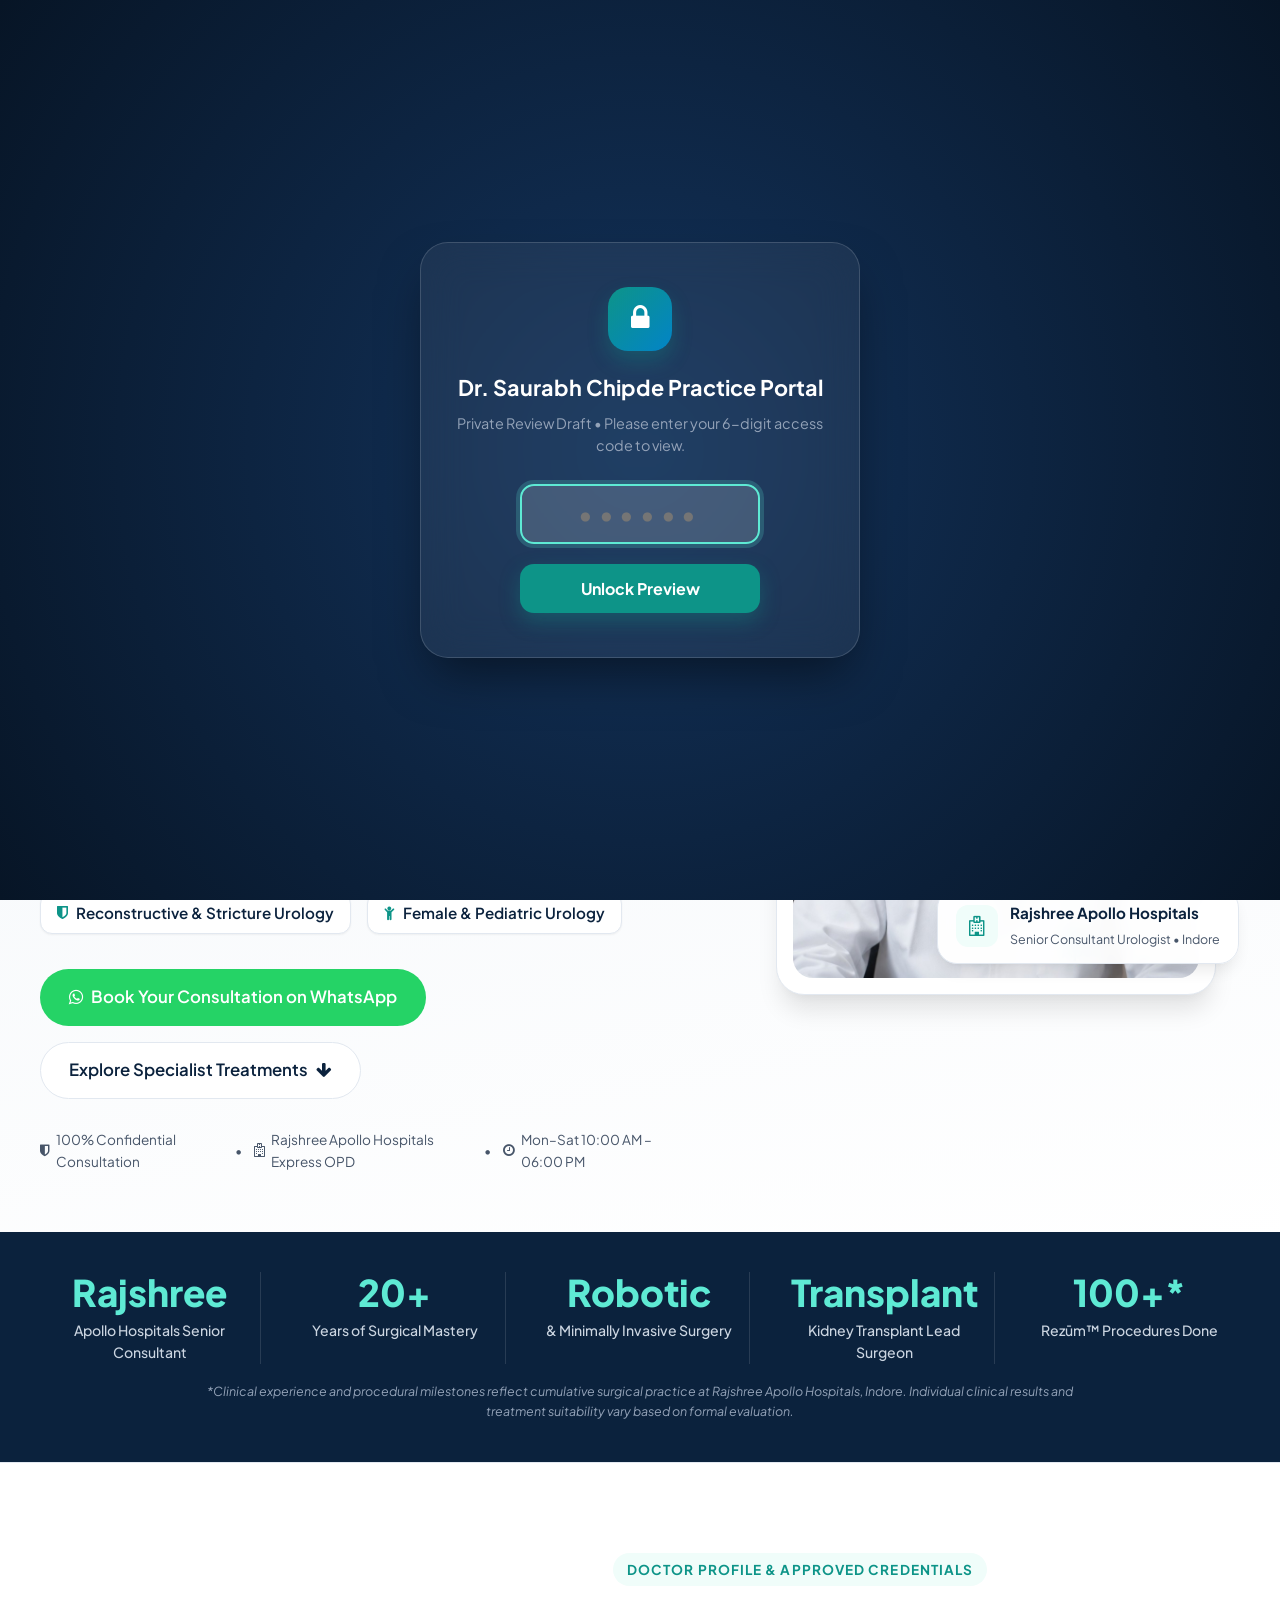
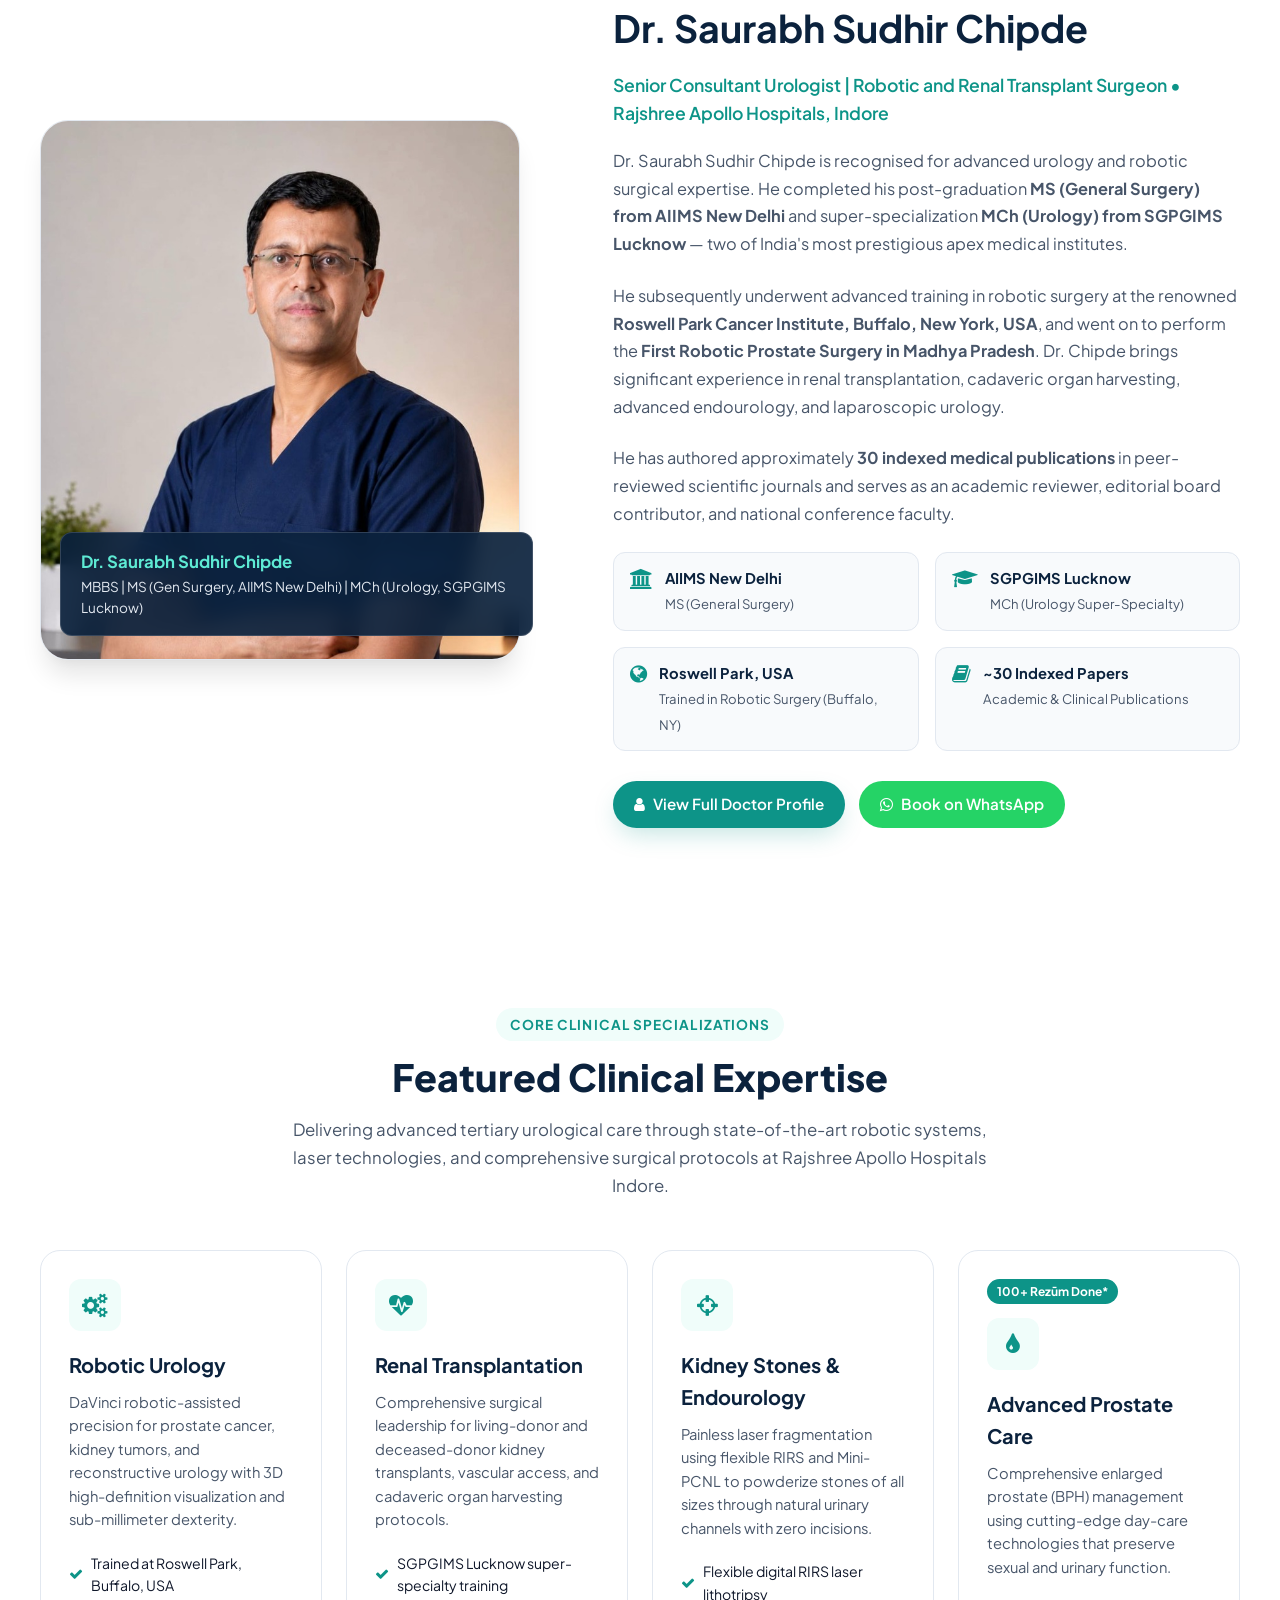
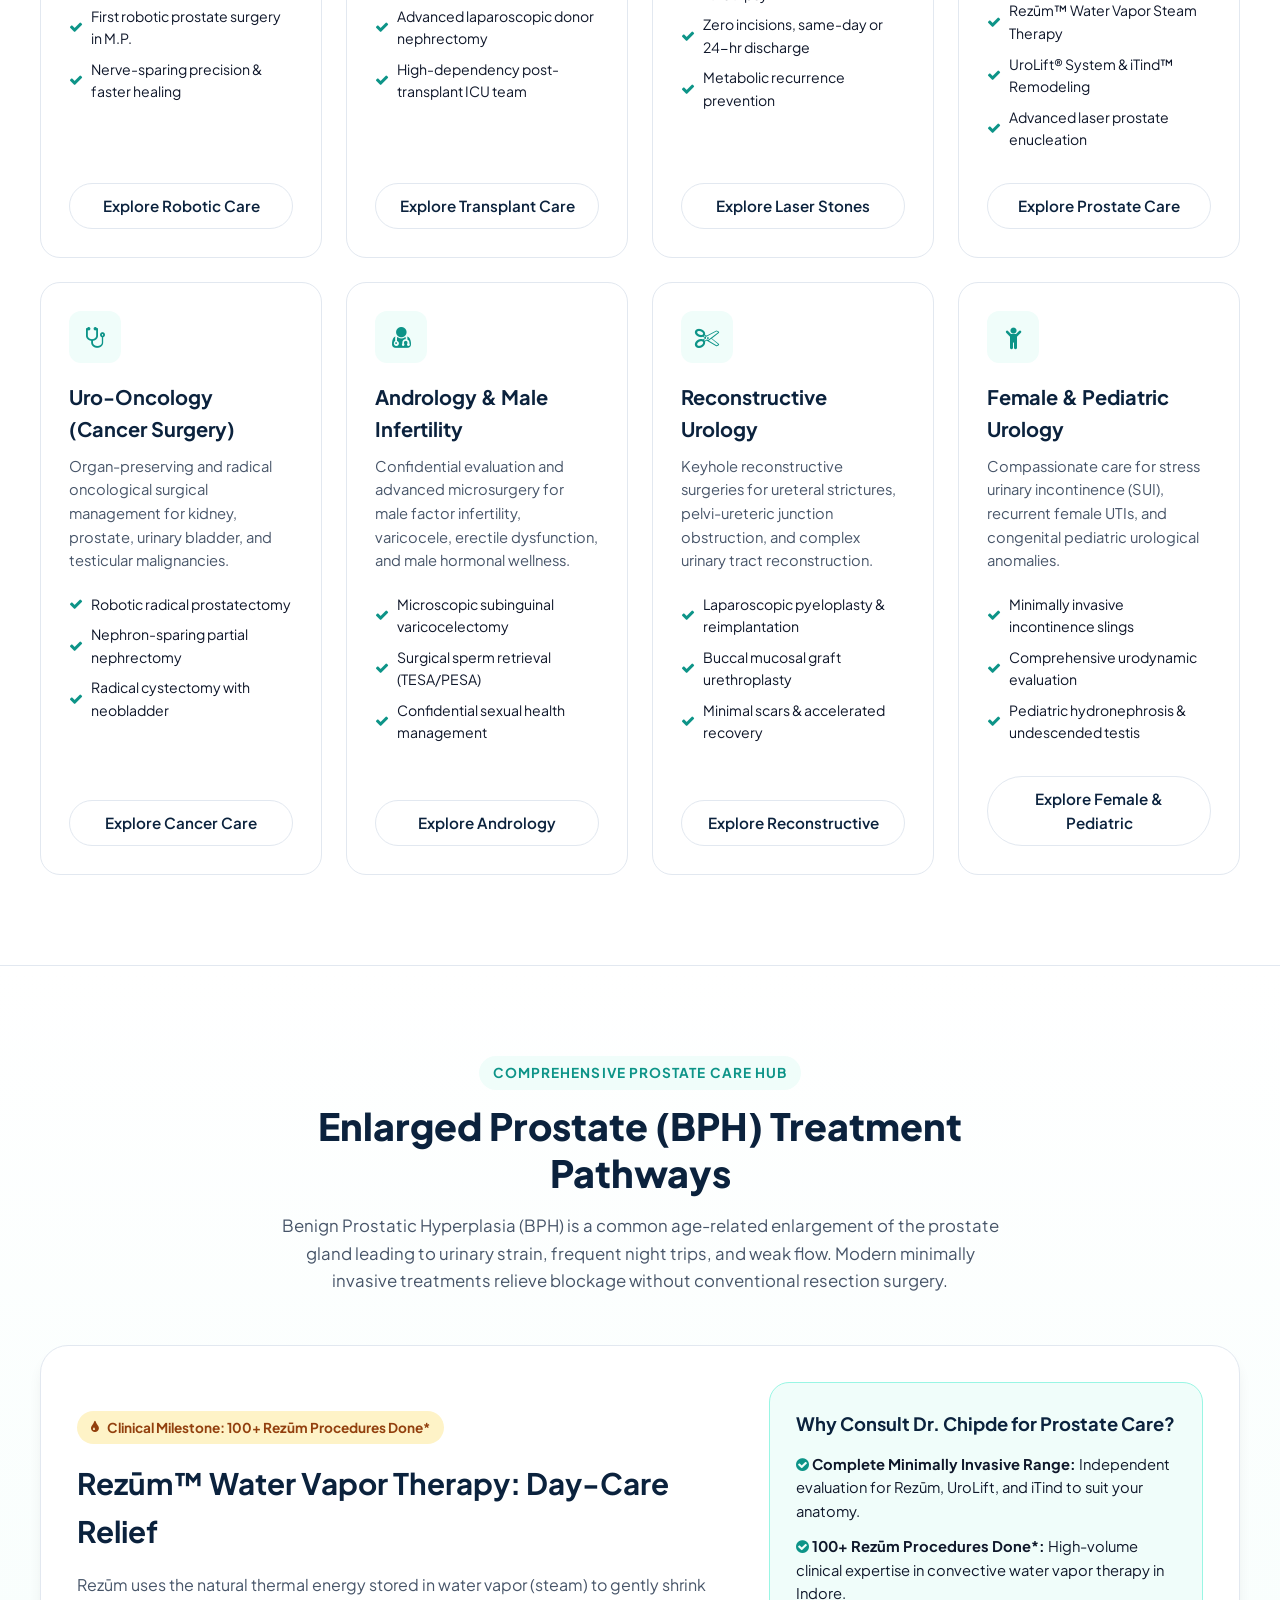
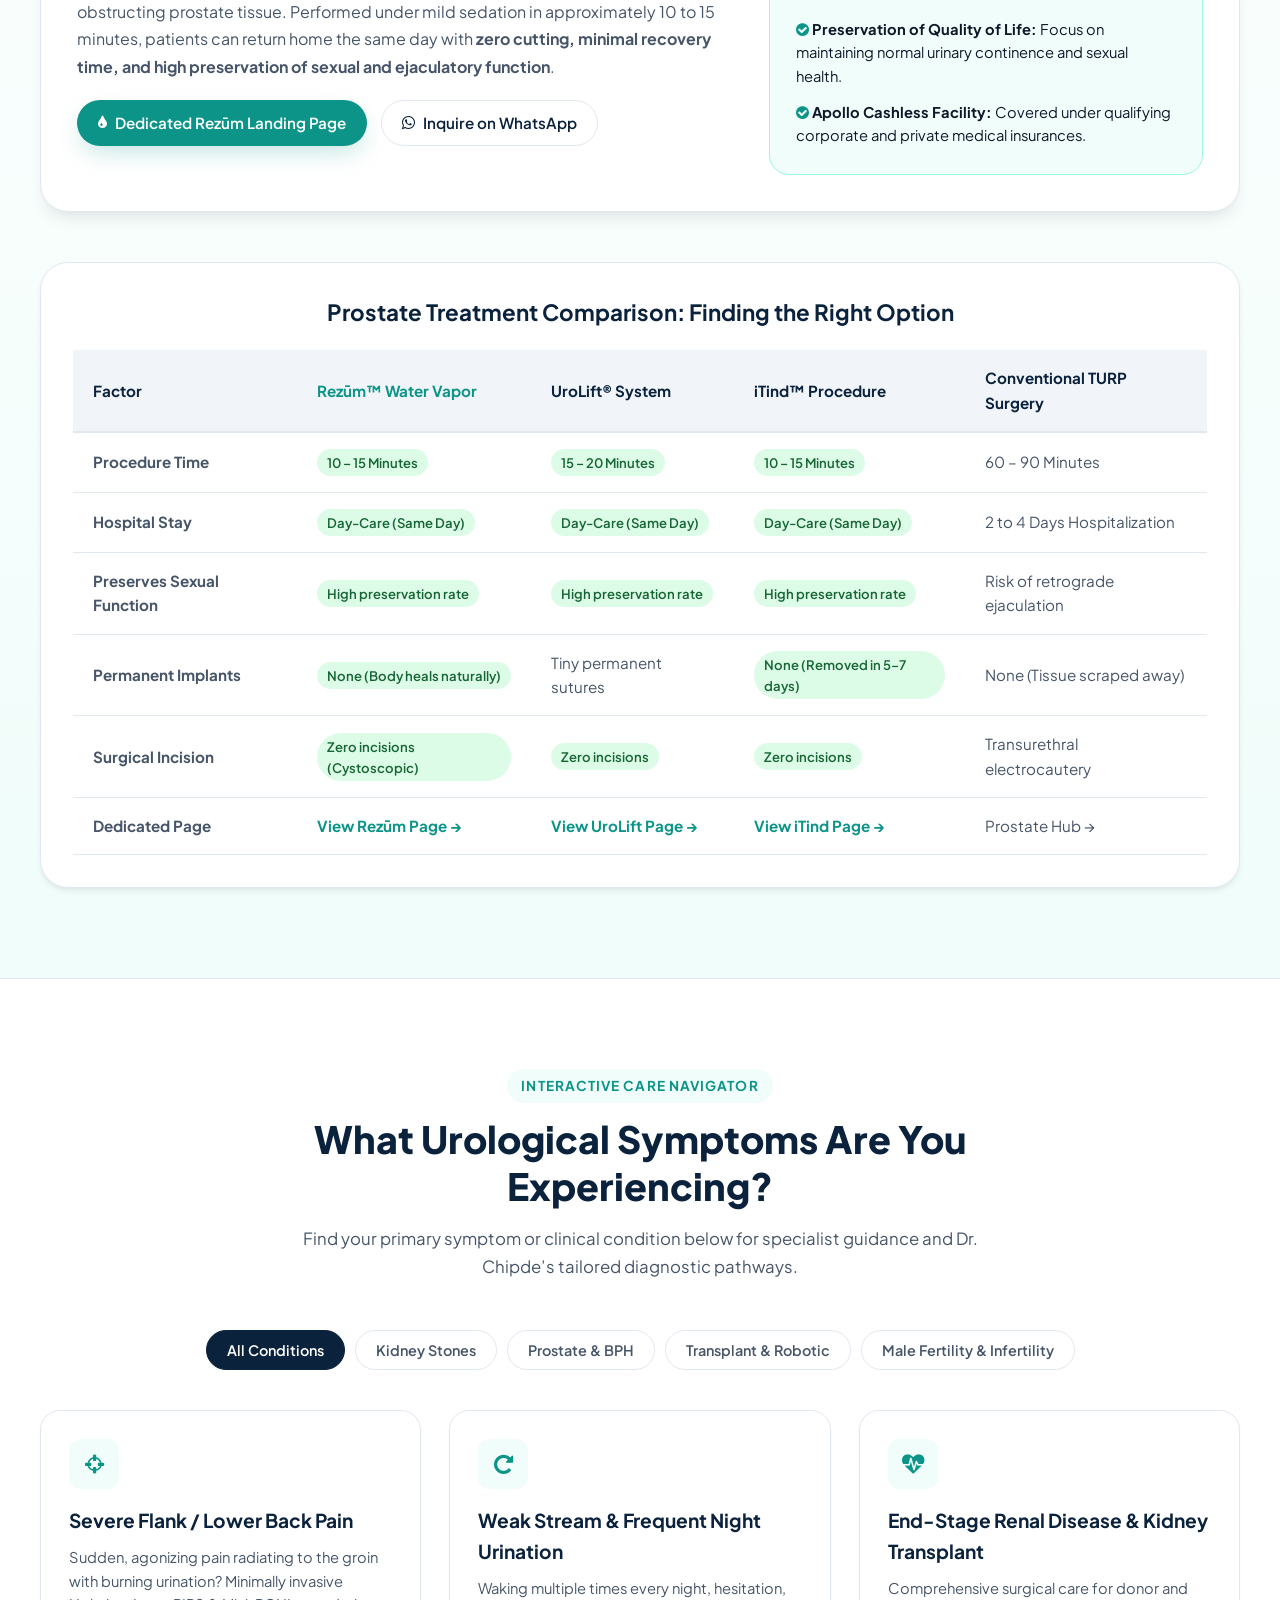
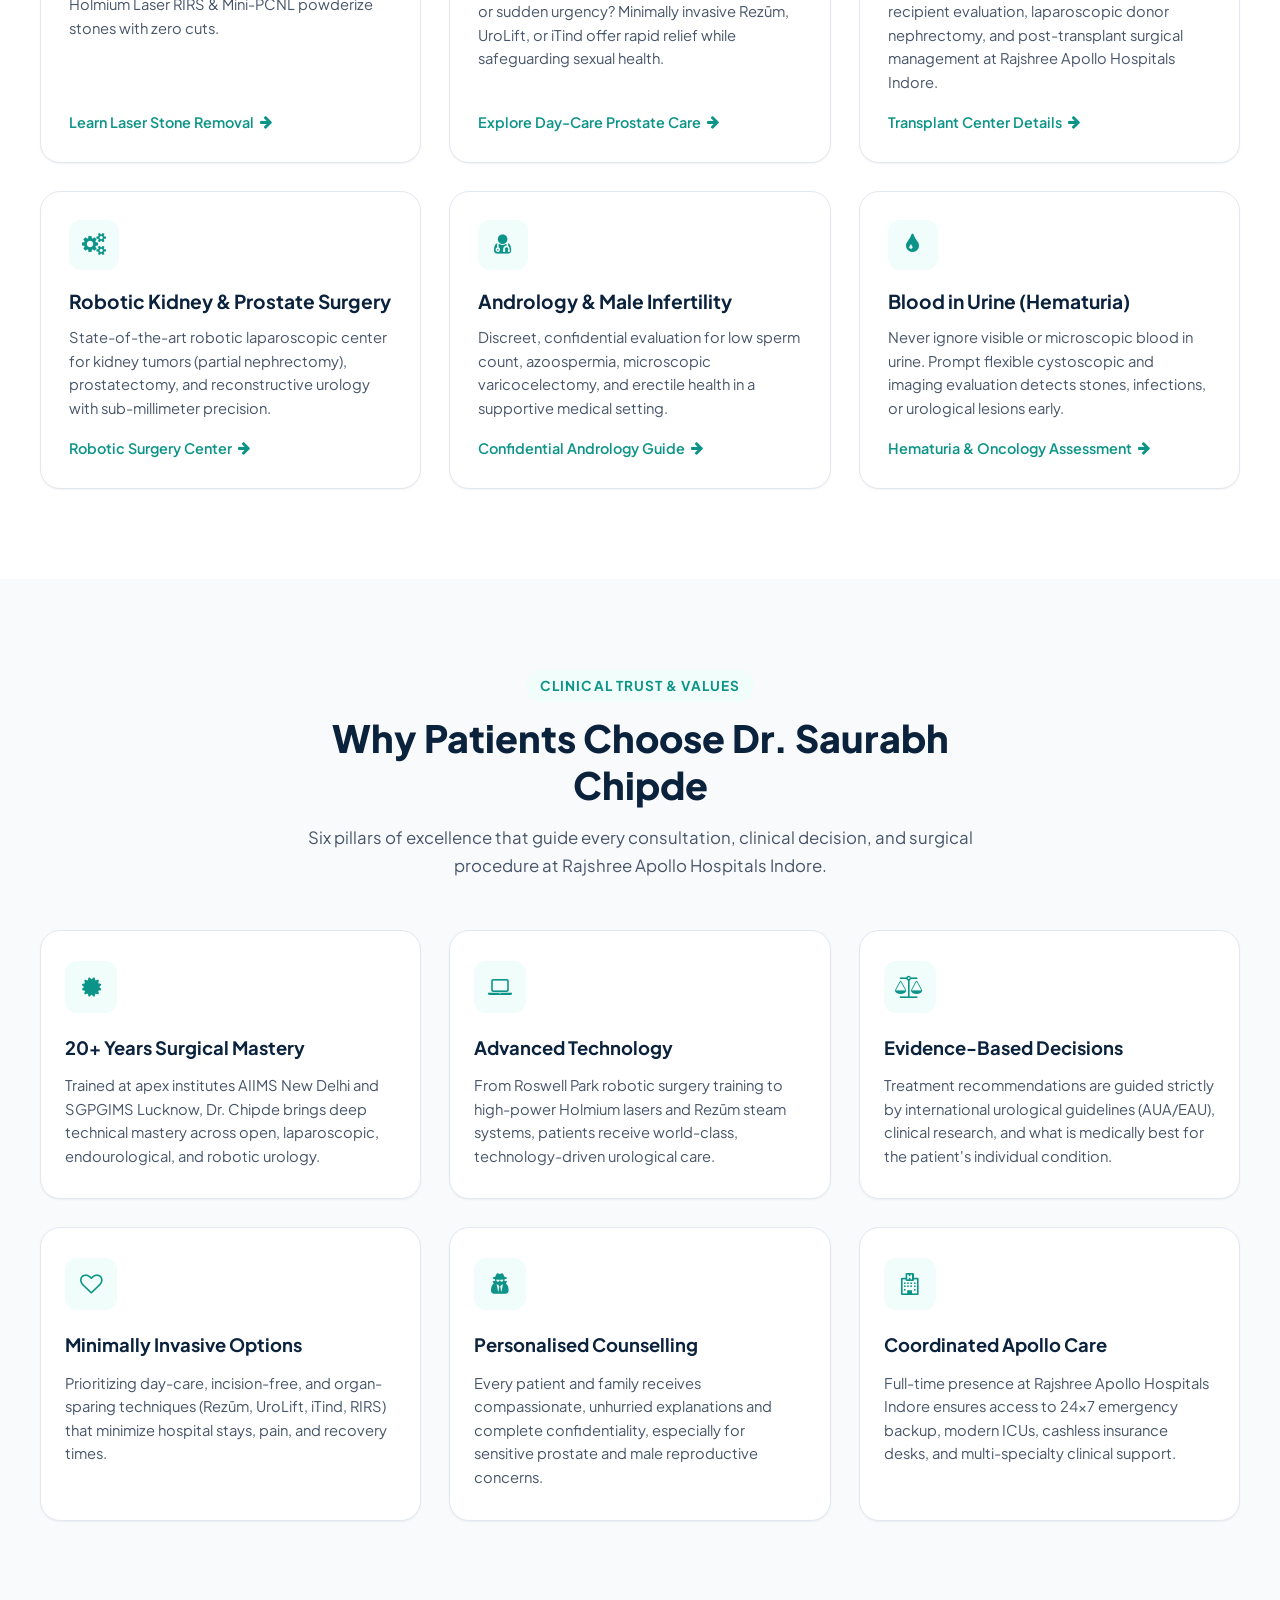
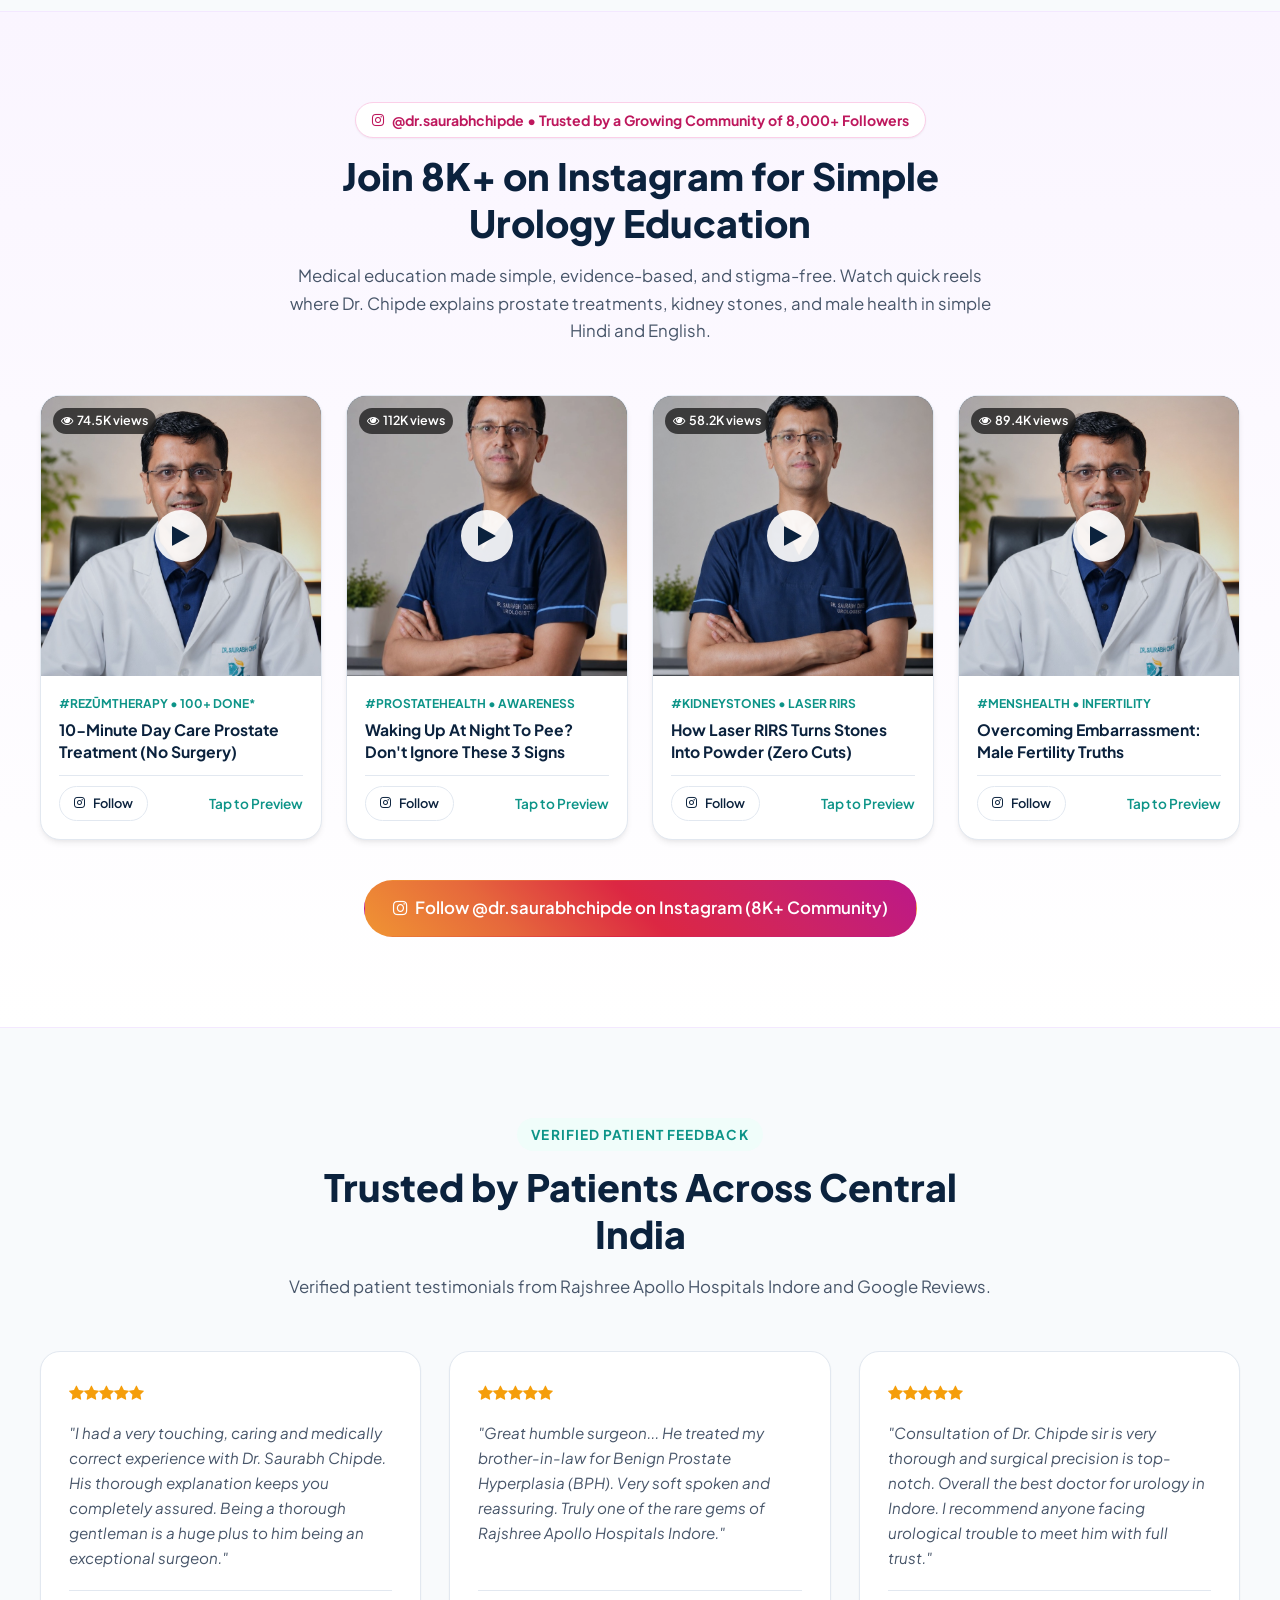
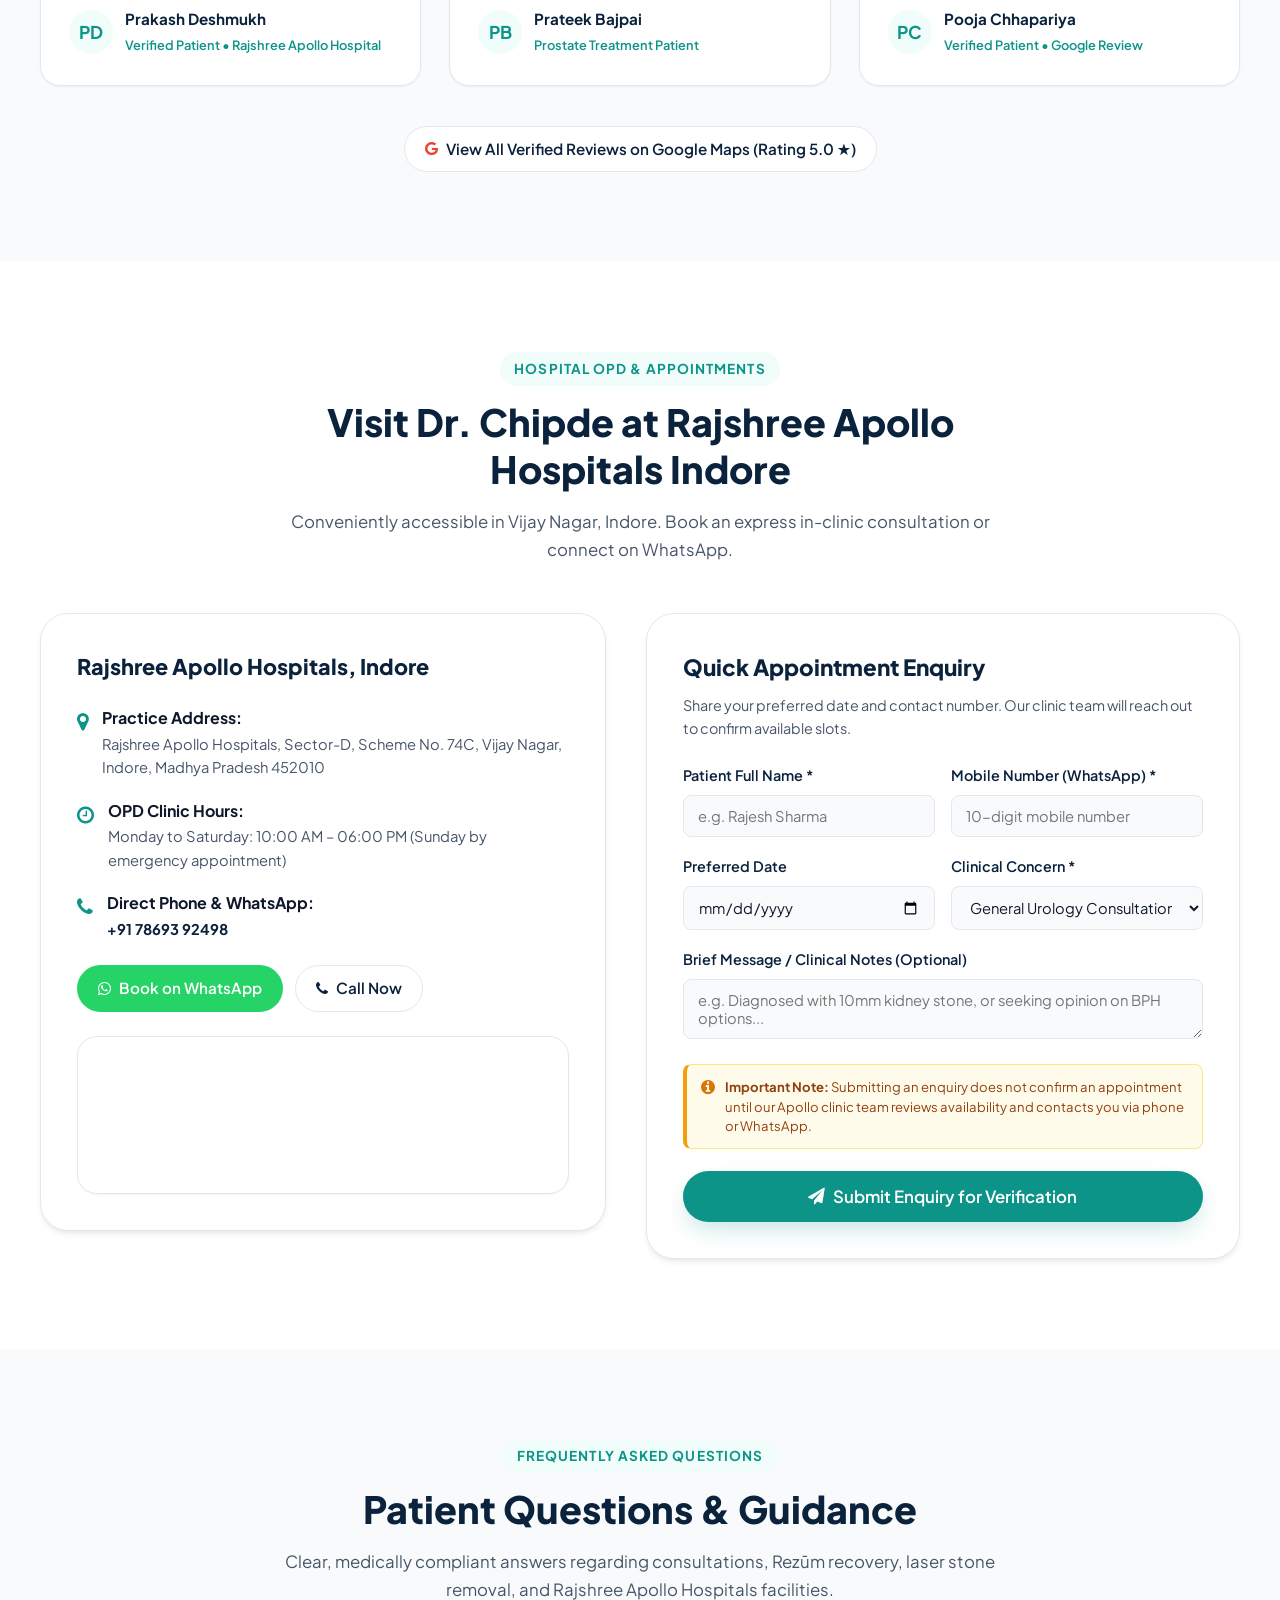
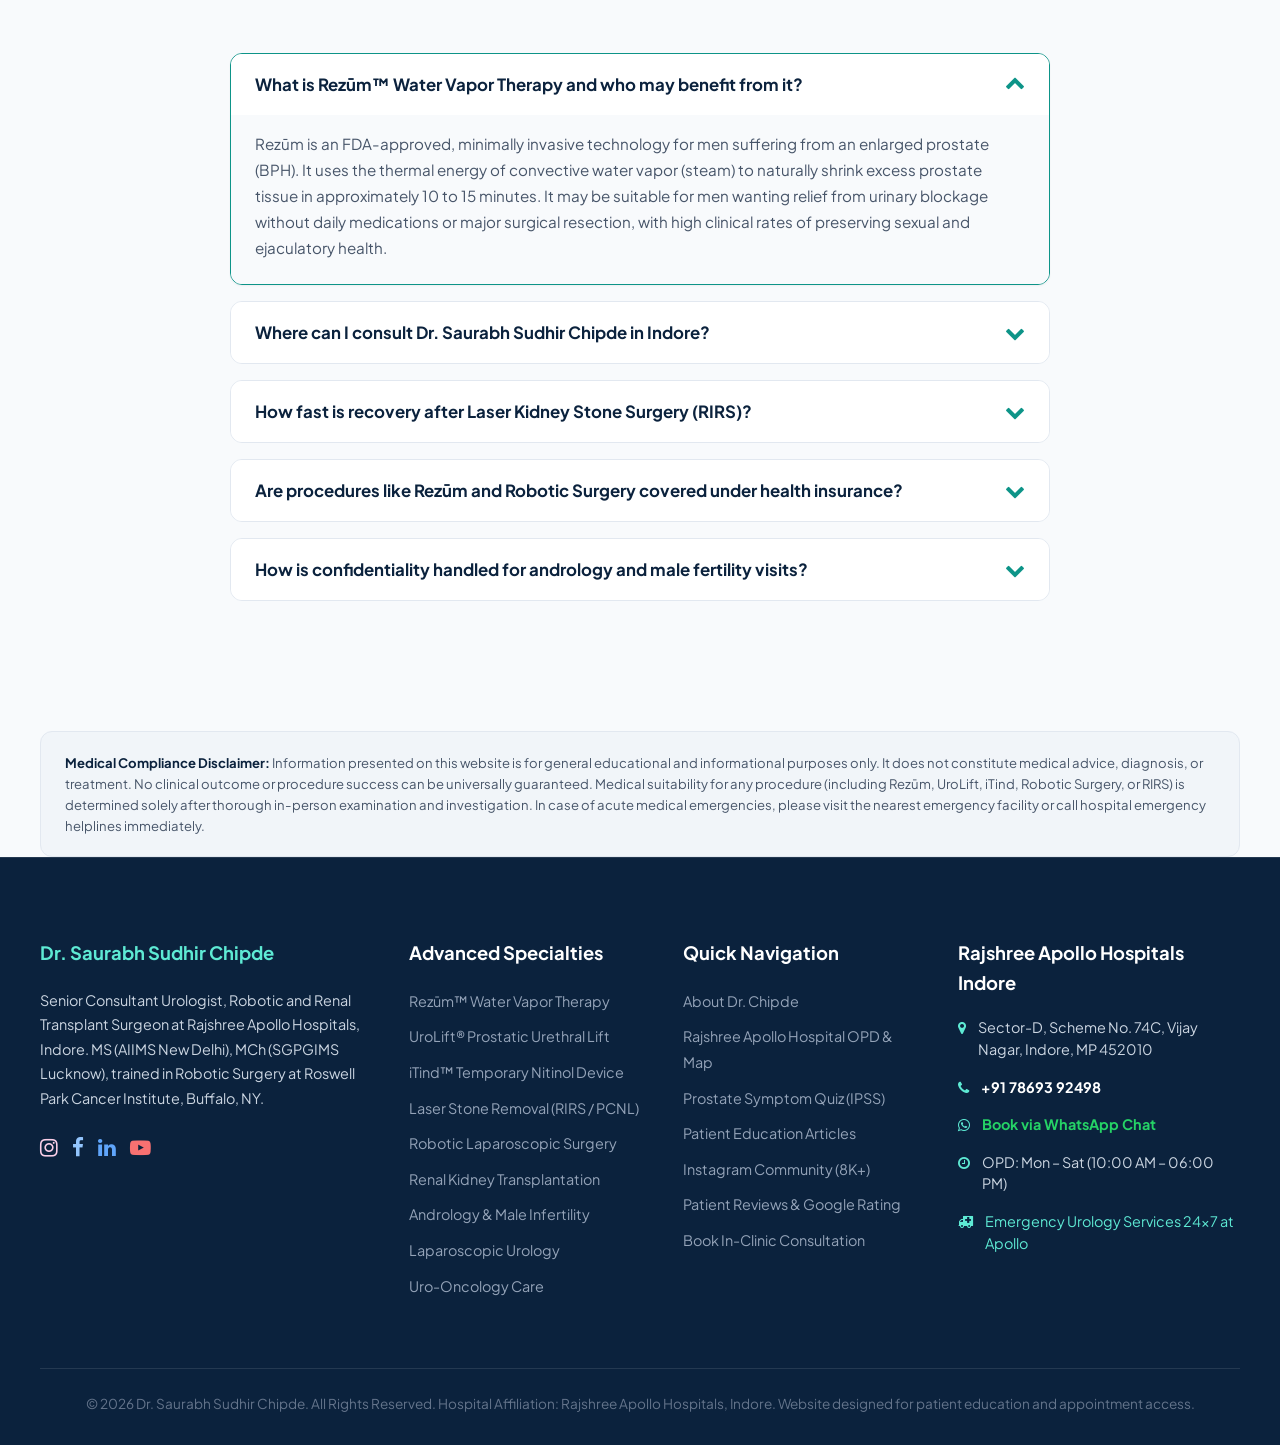
<file: index.html>
<!DOCTYPE html>
<html lang="en">
<head>
  <meta charset="UTF-8">
  <meta name="viewport" content="width=device-width, initial-scale=1.0">
  <title>Dr. Saurabh Sudhir Chipde | Senior Consultant Urologist & Robotic Surgeon | Rajshree Apollo Hospitals Indore</title>
  <meta name="description" content="Official website of Dr. Saurabh Sudhir Chipde (MS AIIMS, MCh SGPGIMS). Senior Consultant Urologist, Robotic & Renal Transplant Surgeon at Rajshree Apollo Hospitals Indore. Specialist in Rezūm, UroLift, iTind, Laser Stones & Transplants.">
  <meta name="keywords" content="Dr Saurabh Sudhir Chipde, urologist in Indore, robotic urologist in Indore, prostate specialist Indore, Rezum treatment in Indore, UroLift Indore, iTind Indore, kidney transplant surgeon Indore, kidney stone treatment Indore, Rajshree Apollo Hospitals Indore urology">
  <meta name="robots" content="noindex, nofollow">

  <!-- Open Graph & Twitter/X Metadata -->
  <meta property="og:title" content="Dr. Saurabh Sudhir Chipde | Senior Urologist & Robotic Surgeon Indore">
  <meta property="og:description" content="Senior Consultant Urologist, Robotic and Renal Transplant Surgeon at Rajshree Apollo Hospitals, Indore. Specializing in Rezūm, UroLift, iTind, Robotic Surgery, Laser Stone Treatment & Kidney Transplants.">
  <meta property="og:image" content="dr-chipde-apollo-coat.jpg">
  <meta property="og:url" content="https://www.drchipdeurologist.com/">
  <meta property="og:type" content="website">
  <meta name="twitter:card" content="summary_large_image">
  <meta name="twitter:title" content="Dr. Saurabh Sudhir Chipde | Urologist & Robotic Surgeon Indore">
  <meta name="twitter:description" content="Senior Consultant Urologist at Rajshree Apollo Hospitals Indore. Pioneer in Rezūm Water Vapor Therapy, iTind, UroLift & Robotic Surgery.">
  <meta name="twitter:image" content="dr-chipde-apollo-coat.jpg">

  <!-- Google Fonts: Plus Jakarta Sans & FontAwesome Icons -->
  <link rel="preconnect" href="https://fonts.googleapis.com">
  <link rel="preconnect" href="https://fonts.gstatic.com" crossorigin>
  <link href="https://fonts.googleapis.com/css2?family=Plus+Jakarta+Sans:wght@400;500;600;700;800&display=swap" rel="stylesheet">
  <link rel="stylesheet" href="https://cdnjs.cloudflare.com/ajax/libs/font-awesome/4.7.0/css/font-awesome.min.css">

  <!-- Custom Stylesheet -->
  <link rel="stylesheet" href="styles.css?v=2">

  <!-- Schema.org Physician & MedicalClinic JSON-LD Structured Data -->
  <script type="application/ld+json">
  {
    "@context": "https://schema.org",
    "@type": "Physician",
    "name": "Dr. Saurabh Sudhir Chipde",
    "image": "https://www.drchipdeurologist.com/assets/dr-chipde-apollo-coat.jpg",
    "jobTitle": "Senior Consultant Urologist, Robotic and Renal Transplant Surgeon",
    "medicalSpecialty": [
      "Urology",
      "Robotic Surgery",
      "Renal Transplantation"
    ],
    "hospitalAffiliation": {
      "@type": "Hospital",
      "name": "Rajshree Apollo Hospitals, Indore",
      "address": {
        "@type": "PostalAddress",
        "streetAddress": "Sector-D, Scheme No. 74C, Vijay Nagar",
        "addressLocality": "Indore",
        "addressRegion": "Madhya Pradesh",
        "postalCode": "452010",
        "addressCountry": "IN"
      }
    },
    "telephone": "+917869392498",
    "url": "https://www.drchipdeurologist.com/",
    "alumniOf": [
      {
        "@type": "EducationalOrganization",
        "name": "All India Institute of Medical Sciences (AIIMS), New Delhi",
        "degree": "MS (General Surgery)"
      },
      {
        "@type": "EducationalOrganization",
        "name": "Sanjay Gandhi Postgraduate Institute of Medical Sciences (SGPGIMS), Lucknow",
        "degree": "MCh (Urology)"
      },
      {
        "@type": "EducationalOrganization",
        "name": "Roswell Park Cancer Institute, Buffalo, NY, USA",
        "award": "Training in Robotic Surgery"
      }
    ],
    "knowsAbout": [
      "Rezūm Water Vapor Therapy",
      "UroLift Prostatic Urethral Lift",
      "iTind Temporary Prostatic Implantation",
      "Robotic Assisted Laparoscopic Urology",
      "Renal Kidney Transplantation",
      "Laser Kidney Stone Surgery RIRS",
      "Andrology and Male Reproductive Health"
    ],
    "sameAs": [
      "https://www.instagram.com/dr.saurabhchipde/",
      "https://m.facebook.com/people/Dr-Saurabh-Chipde/100064000632454/",
      "https://in.linkedin.com/in/dr-saurabh-chipde-9a0b57201",
      "https://www.youtube.com/@Dr.SaurabhChipde"
    ]
  }
  </script>
</head>
<body>

  <!-- ================= EMERGENCY GUIDANCE BANNER ================= -->
  <aside class="emergency-banner" aria-label="Emergency Care Guidance">
    <div class="container">
      <div class="emergency-banner-left">
        <div class="emergency-icon"><i class="fa fa-ambulance"></i></div>
        <div>
          <strong>Urgent / Emergency Guidance:</strong> Experiencing acute urinary retention, severe stone pain with fever, or trauma? Visit Rajshree Apollo Hospitals 24x7 Emergency Department immediately.
        </div>
      </div>
      <a href="tel:+917869392498" class="emergency-phone"><i class="fa fa-phone"></i> Emergency Help: +91 78693 92498</a>
    </div>
  </aside>

  <!-- ================= TOP UTILITY BAR ================= -->
  <div class="top-bar">
    <div class="container">
      <div class="top-bar-left">
        <span class="top-bar-badge"><i class="fa fa-hospital-o"></i> Rajshree Apollo Hospitals, Sector-D, Scheme No. 74C, Vijay Nagar, Indore</span>
        <span><i class="fa fa-clock-o"></i> OPD Hours: Mon – Sat 10:00 AM – 06:00 PM</span>
      </div>
      <div class="top-bar-right">
        <a href="tel:+917869392498" data-track="phone_click_top"><i class="fa fa-phone"></i> +91 78693 92498</a>
        <a href="https://www.instagram.com/dr.saurabhchipde/" target="_blank" data-track="insta_click_top" style="color: #fbcfe8;">
          <i class="fa fa-instagram"></i> 8K+ Instagram Community
        </a>
      </div>
    </div>
  </div>

  <!-- ================= STICKY HEADER & COMPREHENSIVE NAVIGATION ================= -->
  <header class="header-main" id="siteHeader">
    <div class="container nav-container">
      <a href="index.html" class="brand-logo" aria-label="Dr. Saurabh Sudhir Chipde Homepage">
        <div class="brand-mark">SC</div>
        <div class="brand-info">
          <h1>Dr. Saurabh Chipde</h1>
          <span>Senior Urologist • Rajshree Apollo Hospitals Indore</span>
        </div>
      </a>

      <nav aria-label="Primary Site Navigation">
        <ul class="nav-links">
          <li><a href="index.html" class="active">Home</a></li>
          <li><a href="about.html">About Dr. Chipde</a></li>
          
          <!-- Treatments Dropdown -->
          <li class="nav-item-dropdown">
            <button type="button" class="nav-dropdown-toggle" aria-expanded="false">
              Treatments <i class="fa fa-chevron-down dropdown-caret"></i>
            </button>
            <ul class="dropdown-menu">
              <li><a href="rezum-indore.html"><i class="fa fa-tint"></i> Rezūm™ Water Vapor <span class="dropdown-badge">100+ Done*</span></a></li>
              <li><a href="urolift-indore.html"><i class="fa fa-compress"></i> UroLift® System</a></li>
              <li><a href="itind-indore.html"><i class="fa fa-arrows-alt"></i> iTind™ Procedure</a></li>
              <li><a href="kidney-stones.html"><i class="fa fa-crosshairs"></i> Kidney Stone & RIRS</a></li>
              <li><a href="robotic-urology.html"><i class="fa fa-cogs"></i> Robotic Urology</a></li>
              <li><a href="laparoscopic-urology.html"><i class="fa fa-scissors"></i> Laparoscopic Urology</a></li>
              <li><a href="kidney-transplant.html"><i class="fa fa-heartbeat"></i> Renal Transplantation</a></li>
              <li><a href="prostate-health.html"><i class="fa fa-shield"></i> Prostate Health & PSA</a></li>
              <li class="dropdown-divider"></li>
              <li><a href="male-fertility.html"><i class="fa fa-user-md"></i> Andrology & Infertility</a></li>
              <li><a href="uro-oncology.html"><i class="fa fa-stethoscope"></i> Uro-Oncology</a></li>
              <li><a href="female-pediatric-urology.html"><i class="fa fa-child"></i> Female & Pediatric</a></li>
            </ul>
          </li>

          <!-- Prostate Care Dropdown -->
          <li class="nav-item-dropdown">
            <button type="button" class="nav-dropdown-toggle" aria-expanded="false">
              Prostate Care <i class="fa fa-chevron-down dropdown-caret"></i>
            </button>
            <ul class="dropdown-menu">
              <li><a href="prostate-health.html"><i class="fa fa-info-circle"></i> Prostate & BPH Overview</a></li>
              <li><a href="rezum-indore.html"><i class="fa fa-tint"></i> Rezūm™ Steam Therapy</a></li>
              <li><a href="urolift-indore.html"><i class="fa fa-compress"></i> UroLift® Minimally Invasive</a></li>
              <li><a href="itind-indore.html"><i class="fa fa-arrows-alt"></i> iTind™ Temporary Device</a></li>
              <li><a href="prostate-health.html#ipss-checker"><i class="fa fa-calculator"></i> IPSS Symptom Quiz</a></li>
            </ul>
          </li>

          <li><a href="robotic-urology.html">Robotic Urology</a></li>
          <li><a href="kidney-transplant.html">Kidney Transplant</a></li>
          <li><a href="blog.html">Patient Education</a></li>
          <li><a href="#instagram">Instagram (8K+)</a></li>
          <li><a href="#reviews">Reviews</a></li>
          <li><a href="contact.html">Contact</a></li>
        </ul>
      </nav>

      <!-- Sticky Header Action Cluster: Phone, WhatsApp, and Book Now CTA -->
      <div class="nav-actions">
        <a href="tel:+917869392498" class="header-action-icon phone-icon" title="Call Clinic (+91 78693 92498)" aria-label="Call Clinic">
          <i class="fa fa-phone"></i>
        </a>
        <a href="https://wa.me/917869392498?text=Hello%20Dr.%20Chipde%27s%20team,%20I%20would%20like%20to%20book%20a%20consultation.%20Please%20share%20the%20available%20appointment%20slots." target="_blank" class="header-action-icon wa-icon" title="Chat on WhatsApp" aria-label="Chat on WhatsApp" data-track="whatsapp_header_icon">
          <i class="fa fa-whatsapp"></i>
        </a>
        <button type="button" class="btn btn-book-nav js-open-booking" data-track="book_now_nav">
          <i class="fa fa-calendar-check-o"></i> Book Now
        </button>
        <button type="button" class="menu-toggle" aria-label="Toggle navigation menu">
          <i class="fa fa-bars"></i>
        </button>
      </div>
    </div>
  </header>

  <!-- ================= HERO SECTION (Approved Copy per FRD) ================= -->
  <section class="hero-section">
    <div class="container hero-grid">
      <div class="hero-content">
        <div class="badge-trust">
          <i class="fa fa-certificate"></i> Senior Consultant Urologist, Robotic & Renal Transplant Surgeon • Rajshree Apollo Hospitals Indore
        </div>

        <h1 class="hero-title">
          Advanced Urology Care. <span class="highlight">Experienced Hands.</span> Personalised Treatment.
        </h1>

        <p class="hero-subtitle">
          Dr. Saurabh Sudhir Chipde is a Senior Consultant Urologist, Robotic and Renal Transplant Surgeon at Rajshree Apollo Hospitals, Indore, providing advanced care for prostate, kidney, urinary and male reproductive health conditions.
        </p>

        <!-- Comprehensive Urology Care Spectrum -->
        <div class="hero-features">
          <div class="hero-feature-item"><i class="fa fa-cogs"></i> Robotic & Laparoscopic Surgery</div>
          <div class="hero-feature-item"><i class="fa fa-heartbeat"></i> Kidney Transplantation</div>
          <div class="hero-feature-item"><i class="fa fa-crosshairs"></i> Kidney Stones & Laser RIRS</div>
          <div class="hero-feature-item"><i class="fa fa-tint"></i> Advanced Prostate Care (Rezūm, UroLift)</div>
          <div class="hero-feature-item"><i class="fa fa-stethoscope"></i> Uro-Oncology (Cancer Surgery)</div>
          <div class="hero-feature-item"><i class="fa fa-user-md"></i> Andrology & Male Infertility</div>
          <div class="hero-feature-item"><i class="fa fa-shield"></i> Reconstructive & Stricture Urology</div>
          <div class="hero-feature-item"><i class="fa fa-child"></i> Female & Pediatric Urology</div>
        </div>

        <div class="hero-actions">
          <a href="https://wa.me/917869392498?text=Hello%20Dr.%20Chipde%27s%20team,%20I%20would%20like%20to%20book%20a%20consultation.%20Please%20share%20the%20available%20appointment%20slots." target="_blank" class="btn btn-whatsapp btn-lg" data-track="hero_whatsapp_primary">
            <i class="fa fa-whatsapp"></i> Book Your Consultation on WhatsApp
          </a>
          <a href="#treatments" class="btn btn-secondary btn-lg" data-track="hero_explore_treatments">
            Explore Specialist Treatments <i class="fa fa-arrow-down"></i>
          </a>
        </div>

        <div class="hero-reassurance">
          <span><i class="fa fa-shield"></i> 100% Confidential Consultation</span>
          <span>•</span>
          <span><i class="fa fa-hospital-o"></i> Rajshree Apollo Hospitals Express OPD</span>
          <span>•</span>
          <span><i class="fa fa-clock-o"></i> Mon–Sat 10:00 AM – 06:00 PM</span>
        </div>
      </div>

      <!-- Hero Doctor Visual Card -->
      <div class="hero-image-wrapper">
        <div class="hero-doctor-card">
          <img src="dr-chipde-apollo-coat.jpg" alt="Dr. Saurabh Sudhir Chipde Senior Urologist at Rajshree Apollo Hospitals Indore" class="hero-img">

          <!-- Micro-Proof Badge: Experience -->
          <div class="floating-pill pill-rezum">
            <div class="pill-icon"><i class="fa fa-user-md"></i></div>
            <div class="pill-text">
              <strong>20+ Years Experience</strong>
              <span>Robotic, Transplant & Urology</span>
            </div>
          </div>

          <!-- Micro-Proof Badge: Rajshree Apollo Indore -->
          <div class="floating-pill pill-apollo">
            <div class="pill-icon"><i class="fa fa-hospital-o"></i></div>
            <div class="pill-text">
              <strong>Rajshree Apollo Hospitals</strong>
              <span>Senior Consultant Urologist • Indore</span>
            </div>
          </div>
        </div>
      </div>
    </div>
  </section>

  <!-- ================= TRUST STRIP (per FRD Section 5C) ================= -->
  <section class="stats-bar" aria-label="Clinical Trust Strip">
    <div class="container">
      <div class="stats-grid">
        <div class="stat-item">
          <div class="stat-number">Rajshree</div>
          <div class="stat-label">Apollo Hospitals Senior Consultant</div>
        </div>
        <div class="stat-item">
          <div class="stat-number">20+</div>
          <div class="stat-label">Years of Surgical Mastery</div>
        </div>
        <div class="stat-item">
          <div class="stat-number">Robotic</div>
          <div class="stat-label">& Minimally Invasive Surgery</div>
        </div>
        <div class="stat-item">
          <div class="stat-number">Transplant</div>
          <div class="stat-label">Kidney Transplant Lead Surgeon</div>
        </div>
        <div class="stat-item">
          <div class="stat-number">100+*</div>
          <div class="stat-label">Rezūm™ Procedures Done</div>
        </div>
      </div>
      <p class="stats-footnote">
        *Clinical experience and procedural milestones reflect cumulative surgical practice at Rajshree Apollo Hospitals, Indore. Individual clinical results and treatment suitability vary based on formal evaluation.
      </p>
    </div>
  </section>

  <!-- ================= ABOUT THE DOCTOR (FRD Section 4 & 5D) ================= -->
  <section id="about" class="section doctor-section">
    <div class="container">
      <div class="doctor-grid">
        <div class="doctor-media">
          <img src="dr-chipde-scrubs.jpg" alt="Dr. Saurabh Sudhir Chipde Urological Surgeon Rajshree Apollo Hospitals" class="doctor-portrait">
          <div class="doctor-credential-overlay">
            <h4>Dr. Saurabh Sudhir Chipde</h4>
            <p>MBBS | MS (Gen Surgery, AIIMS New Delhi) | MCh (Urology, SGPGIMS Lucknow)</p>
          </div>
        </div>

        <div class="doctor-bio">
          <span class="section-tag">Doctor Profile & Approved Credentials</span>
          <h2>Dr. Saurabh Sudhir Chipde</h2>
          <span class="doctor-designation">Senior Consultant Urologist | Robotic and Renal Transplant Surgeon • Rajshree Apollo Hospitals, Indore</span>

          <p class="doctor-narrative">
            Dr. Saurabh Sudhir Chipde is recognised for advanced urology and robotic surgical expertise. He completed his post-graduation <strong>MS (General Surgery) from AIIMS New Delhi</strong> and super-specialization <strong>MCh (Urology) from SGPGIMS Lucknow</strong> — two of India's most prestigious apex medical institutes.
          </p>
          <p class="doctor-narrative">
            He subsequently underwent advanced training in robotic surgery at the renowned <strong>Roswell Park Cancer Institute, Buffalo, New York, USA</strong>, and went on to perform the <strong>First Robotic Prostate Surgery in Madhya Pradesh</strong>. Dr. Chipde brings significant experience in renal transplantation, cadaveric organ harvesting, advanced endourology, and laparoscopic urology.
          </p>
          <p class="doctor-narrative">
            He has authored approximately <strong>30 indexed medical publications</strong> in peer-reviewed scientific journals and serves as an academic reviewer, editorial board contributor, and national conference faculty.
          </p>

          <div class="credential-badges-grid">
            <div class="credential-item">
              <i class="fa fa-university"></i>
              <div>
                <strong>AIIMS New Delhi</strong>
                <span>MS (General Surgery)</span>
              </div>
            </div>
            <div class="credential-item">
              <i class="fa fa-graduation-cap"></i>
              <div>
                <strong>SGPGIMS Lucknow</strong>
                <span>MCh (Urology Super-Specialty)</span>
              </div>
            </div>
            <div class="credential-item">
              <i class="fa fa-globe"></i>
              <div>
                <strong>Roswell Park, USA</strong>
                <span>Trained in Robotic Surgery (Buffalo, NY)</span>
              </div>
            </div>
            <div class="credential-item">
              <i class="fa fa-book"></i>
              <div>
                <strong>~30 Indexed Papers</strong>
                <span>Academic & Clinical Publications</span>
              </div>
            </div>
          </div>

          <div style="display: flex; gap: 14px; flex-wrap: wrap; margin-top: 24px;">
            <a href="about.html" class="btn btn-primary" data-track="view_full_profile">
              <i class="fa fa-user"></i> View Full Doctor Profile
            </a>
            <a href="https://wa.me/917869392498?text=Hello%20Dr.%20Chipde%27s%20team,%20I%20would%20like%20to%20book%20a%20consultation.%20Please%20share%20the%20available%20appointment%20slots." target="_blank" class="btn btn-whatsapp" data-track="about_whatsapp_cta">
              <i class="fa fa-whatsapp"></i> Book on WhatsApp
            </a>
          </div>
        </div>
      </div>
    </div>
  </section>

  <!-- ================= FEATURED EXPERTISE: 6 PILLARS (FRD Section 5E) ================= -->
  <section id="expertise" class="section" style="background: white;">
    <div class="container">
      <div class="section-header">
        <span class="section-tag">Core Clinical Specializations</span>
        <h2 class="section-title">Featured Clinical Expertise</h2>
        <p class="section-description">
          Delivering advanced tertiary urological care through state-of-the-art robotic systems, laser technologies, and comprehensive surgical protocols at Rajshree Apollo Hospitals Indore.
        </p>
      </div>

      <div class="bph-procedures-grid">
        <!-- Card 1: Robotic Urology -->
        <div class="bph-card">
          <div class="bph-card-icon"><i class="fa fa-cogs"></i></div>
          <h3>Robotic Urology</h3>
          <p>DaVinci robotic-assisted precision for prostate cancer, kidney tumors, and reconstructive urology with 3D high-definition visualization and sub-millimeter dexterity.</p>
          <ul class="bph-card-benefits">
            <li><i class="fa fa-check"></i> Trained at Roswell Park, Buffalo, USA</li>
            <li><i class="fa fa-check"></i> First robotic prostate surgery in M.P.</li>
            <li><i class="fa fa-check"></i> Nerve-sparing precision & faster healing</li>
          </ul>
          <a href="robotic-urology.html" class="btn btn-secondary" style="margin-top: auto;">Explore Robotic Care</a>
        </div>

        <!-- Card 2: Kidney Transplantation -->
        <div class="bph-card">
          <div class="bph-card-icon"><i class="fa fa-heartbeat"></i></div>
          <h3>Renal Transplantation</h3>
          <p>Comprehensive surgical leadership for living-donor and deceased-donor kidney transplants, vascular access, and cadaveric organ harvesting protocols.</p>
          <ul class="bph-card-benefits">
            <li><i class="fa fa-check"></i> SGPGIMS Lucknow super-specialty training</li>
            <li><i class="fa fa-check"></i> Advanced laparoscopic donor nephrectomy</li>
            <li><i class="fa fa-check"></i> High-dependency post-transplant ICU team</li>
          </ul>
          <a href="kidney-transplant.html" class="btn btn-secondary" style="margin-top: auto;">Explore Transplant Care</a>
        </div>

        <!-- Card 3: Kidney Stone & Endourology -->
        <div class="bph-card">
          <div class="bph-card-icon"><i class="fa fa-crosshairs"></i></div>
          <h3>Kidney Stones & Endourology</h3>
          <p>Painless laser fragmentation using flexible RIRS and Mini-PCNL to powderize stones of all sizes through natural urinary channels with zero incisions.</p>
          <ul class="bph-card-benefits">
            <li><i class="fa fa-check"></i> Flexible digital RIRS laser lithotripsy</li>
            <li><i class="fa fa-check"></i> Zero incisions, same-day or 24-hr discharge</li>
            <li><i class="fa fa-check"></i> Metabolic recurrence prevention</li>
          </ul>
          <a href="kidney-stones.html" class="btn btn-secondary" style="margin-top: auto;">Explore Laser Stones</a>
        </div>

        <!-- Card 4: Advanced Prostate Care -->
        <div class="bph-card">
          <span class="bph-badge-featured">100+ Rezūm Done*</span>
          <div class="bph-card-icon"><i class="fa fa-tint"></i></div>
          <h3>Advanced Prostate Care</h3>
          <p>Comprehensive enlarged prostate (BPH) management using cutting-edge day-care technologies that preserve sexual and urinary function.</p>
          <ul class="bph-card-benefits">
            <li><i class="fa fa-check"></i> Rezūm™ Water Vapor Steam Therapy</li>
            <li><i class="fa fa-check"></i> UroLift® System & iTind™ Remodeling</li>
            <li><i class="fa fa-check"></i> Advanced laser prostate enucleation</li>
          </ul>
          <a href="prostate-health.html" class="btn btn-secondary" style="margin-top: auto;">Explore Prostate Care</a>
        </div>

        <!-- Card 5: Uro-Oncology -->
        <div class="bph-card">
          <div class="bph-card-icon"><i class="fa fa-stethoscope"></i></div>
          <h3>Uro-Oncology (Cancer Surgery)</h3>
          <p>Organ-preserving and radical oncological surgical management for kidney, prostate, urinary bladder, and testicular malignancies.</p>
          <ul class="bph-card-benefits">
            <li><i class="fa fa-check"></i> Robotic radical prostatectomy</li>
            <li><i class="fa fa-check"></i> Nephron-sparing partial nephrectomy</li>
            <li><i class="fa fa-check"></i> Radical cystectomy with neobladder</li>
          </ul>
          <a href="uro-oncology.html" class="btn btn-secondary" style="margin-top: auto;">Explore Cancer Care</a>
        </div>

        <!-- Card 6: Andrology & Male Infertility -->
        <div class="bph-card">
          <div class="bph-card-icon"><i class="fa fa-user-md"></i></div>
          <h3>Andrology & Male Infertility</h3>
          <p>Confidential evaluation and advanced microsurgery for male factor infertility, varicocele, erectile dysfunction, and male hormonal wellness.</p>
          <ul class="bph-card-benefits">
            <li><i class="fa fa-check"></i> Microscopic subinguinal varicocelectomy</li>
            <li><i class="fa fa-check"></i> Surgical sperm retrieval (TESA/PESA)</li>
            <li><i class="fa fa-check"></i> Confidential sexual health management</li>
          </ul>
          <a href="male-fertility.html" class="btn btn-secondary" style="margin-top: auto;">Explore Andrology</a>
        </div>

        <!-- Card 7: Laparoscopic & Reconstructive -->
        <div class="bph-card">
          <div class="bph-card-icon"><i class="fa fa-scissors"></i></div>
          <h3>Reconstructive Urology</h3>
          <p>Keyhole reconstructive surgeries for ureteral strictures, pelvi-ureteric junction obstruction, and complex urinary tract reconstruction.</p>
          <ul class="bph-card-benefits">
            <li><i class="fa fa-check"></i> Laparoscopic pyeloplasty & reimplantation</li>
            <li><i class="fa fa-check"></i> Buccal mucosal graft urethroplasty</li>
            <li><i class="fa fa-check"></i> Minimal scars & accelerated recovery</li>
          </ul>
          <a href="laparoscopic-urology.html" class="btn btn-secondary" style="margin-top: auto;">Explore Reconstructive</a>
        </div>

        <!-- Card 8: Female & Pediatric Urology -->
        <div class="bph-card">
          <div class="bph-card-icon"><i class="fa fa-child"></i></div>
          <h3>Female & Pediatric Urology</h3>
          <p>Compassionate care for stress urinary incontinence (SUI), recurrent female UTIs, and congenital pediatric urological anomalies.</p>
          <ul class="bph-card-benefits">
            <li><i class="fa fa-check"></i> Minimally invasive incontinence slings</li>
            <li><i class="fa fa-check"></i> Comprehensive urodynamic evaluation</li>
            <li><i class="fa fa-check"></i> Pediatric hydronephrosis & undescended testis</li>
          </ul>
          <a href="female-pediatric-urology.html" class="btn btn-secondary" style="margin-top: auto;">Explore Female & Pediatric</a>
        </div>
      </div>
    </div>
  </section>

  <!-- ================= PROSTATE CARE SPOTLIGHT (FRD Section 5F & 6) ================= -->
  <section id="prostate" class="section bph-section">
    <div class="container">
      <div class="section-header">
        <span class="section-tag">Comprehensive Prostate Care Hub</span>
        <h2 class="section-title">Enlarged Prostate (BPH) Treatment Pathways</h2>
        <p class="section-description">
          Benign Prostatic Hyperplasia (BPH) is a common age-related enlargement of the prostate gland leading to urinary strain, frequent night trips, and weak flow. Modern minimally invasive treatments relieve blockage without conventional resection surgery.
        </p>
      </div>

      <!-- Pioneer Spotlight Hero -->
      <div class="pioneer-hero-card">
        <div class="pioneer-grid">
          <div>
            <div class="pioneer-badge"><i class="fa fa-tint"></i> Clinical Milestone: 100+ Rezūm Procedures Done*</div>
            <h3 class="pioneer-title">Rezūm™ Water Vapor Therapy: Day-Care Relief</h3>
            <p style="color: var(--text-muted); font-size: 1rem; line-height: 1.7; margin-bottom: 20px;">
              Rezūm uses the natural thermal energy stored in water vapor (steam) to gently shrink obstructing prostate tissue. Performed under mild sedation in approximately 10 to 15 minutes, patients can return home the same day with <strong>zero cutting, minimal recovery time, and high preservation of sexual and ejaculatory function</strong>.
            </p>
            <div style="display: flex; gap: 14px; flex-wrap: wrap;">
              <a href="rezum-indore.html" class="btn btn-primary" data-track="rezum_spotlight_btn">
                <i class="fa fa-tint"></i> Dedicated Rezūm Landing Page
              </a>
              <a href="https://wa.me/917869392498?text=Hello%20Dr.%20Chipde%27s%20team,%20I%20would%20like%20to%20know%20more%20about%20Rez%C5%ABm%20Water%20Vapor%20Therapy%20at%20Apollo%20Hospitals%20Indore." target="_blank" class="btn btn-secondary">
                <i class="fa fa-whatsapp"></i> Inquire on WhatsApp
              </a>
            </div>
          </div>
          <div style="background: var(--color-accent-subtle); border-radius: var(--radius-lg); padding: 26px; border: 1px solid var(--color-accent-border);">
            <h4 style="color: var(--color-primary); font-size: 1.15rem; margin-bottom: 14px; font-weight: 700;">Why Consult Dr. Chipde for Prostate Care?</h4>
            <ul style="list-style: none; font-size: 0.92rem; color: var(--text-main); display: flex; flex-direction: column; gap: 12px;">
              <li><i class="fa fa-check-circle" style="color: var(--color-accent);"></i> <strong>Complete Minimally Invasive Range:</strong> Independent evaluation for Rezūm, UroLift, and iTind to suit your anatomy.</li>
              <li><i class="fa fa-check-circle" style="color: var(--color-accent);"></i> <strong>100+ Rezūm Procedures Done*:</strong> High-volume clinical expertise in convective water vapor therapy in Indore.</li>
              <li><i class="fa fa-check-circle" style="color: var(--color-accent);"></i> <strong>Preservation of Quality of Life:</strong> Focus on maintaining normal urinary continence and sexual health.</li>
              <li><i class="fa fa-check-circle" style="color: var(--color-accent);"></i> <strong>Apollo Cashless Facility:</strong> Covered under qualifying corporate and private medical insurances.</li>
            </ul>
          </div>
        </div>
      </div>

      <!-- Transparent Comparison Matrix -->
      <div class="comparison-container" style="margin-top: 50px;">
        <h3 style="color: var(--color-primary); font-size: 1.4rem; margin-bottom: 20px; font-weight: 700; text-align: center;">
          Prostate Treatment Comparison: Finding the Right Option
        </h3>
        <div class="table-responsive">
          <table class="compare-table">
            <thead>
              <tr>
                <th>Factor</th>
                <th style="color: var(--color-accent);">Rezūm™ Water Vapor</th>
                <th>UroLift® System</th>
                <th>iTind™ Procedure</th>
                <th>Conventional TURP Surgery</th>
              </tr>
            </thead>
            <tbody>
              <tr>
                <td><strong>Procedure Time</strong></td>
                <td><span class="badge-tag-positive">10 – 15 Minutes</span></td>
                <td><span class="badge-tag-positive">15 – 20 Minutes</span></td>
                <td><span class="badge-tag-positive">10 – 15 Minutes</span></td>
                <td>60 – 90 Minutes</td>
              </tr>
              <tr>
                <td><strong>Hospital Stay</strong></td>
                <td><span class="badge-tag-positive">Day-Care (Same Day)</span></td>
                <td><span class="badge-tag-positive">Day-Care (Same Day)</span></td>
                <td><span class="badge-tag-positive">Day-Care (Same Day)</span></td>
                <td>2 to 4 Days Hospitalization</td>
              </tr>
              <tr>
                <td><strong>Preserves Sexual Function</strong></td>
                <td><span class="badge-tag-positive">High preservation rate</span></td>
                <td><span class="badge-tag-positive">High preservation rate</span></td>
                <td><span class="badge-tag-positive">High preservation rate</span></td>
                <td>Risk of retrograde ejaculation</td>
              </tr>
              <tr>
                <td><strong>Permanent Implants</strong></td>
                <td><span class="badge-tag-positive">None (Body heals naturally)</span></td>
                <td>Tiny permanent sutures</td>
                <td><span class="badge-tag-positive">None (Removed in 5–7 days)</span></td>
                <td>None (Tissue scraped away)</td>
              </tr>
              <tr>
                <td><strong>Surgical Incision</strong></td>
                <td><span class="badge-tag-positive">Zero incisions (Cystoscopic)</span></td>
                <td><span class="badge-tag-positive">Zero incisions</span></td>
                <td><span class="badge-tag-positive">Zero incisions</span></td>
                <td>Transurethral electrocautery</td>
              </tr>
              <tr>
                <td><strong>Dedicated Page</strong></td>
                <td><a href="rezum-indore.html" style="color: var(--color-accent); font-weight: 700;">View Rezūm Page →</a></td>
                <td><a href="urolift-indore.html" style="color: var(--color-accent); font-weight: 700;">View UroLift Page →</a></td>
                <td><a href="itind-indore.html" style="color: var(--color-accent); font-weight: 700;">View iTind Page →</a></td>
                <td><a href="prostate-health.html" style="color: var(--text-muted);">Prostate Hub →</a></td>
              </tr>
            </tbody>
          </table>
        </div>
      </div>
    </div>
  </section>

  <!-- ================= INTERACTIVE SYMPTOM NAVIGATOR ================= -->
  <section id="treatments" class="section" style="background: white;">
    <div class="container">
      <div class="section-header">
        <span class="section-tag">Interactive Care Navigator</span>
        <h2 class="section-title">What Urological Symptoms Are You Experiencing?</h2>
        <p class="section-description">
          Find your primary symptom or clinical condition below for specialist guidance and Dr. Chipde’s tailored diagnostic pathways.
        </p>
      </div>

      <!-- Filter Tabs -->
      <div class="symptom-filter-tabs">
        <button type="button" class="filter-btn active" data-filter="all">All Conditions</button>
        <button type="button" class="filter-btn" data-filter="stones">Kidney Stones</button>
        <button type="button" class="filter-btn" data-filter="prostate">Prostate & BPH</button>
        <button type="button" class="filter-btn" data-filter="transplant">Transplant & Robotic</button>
        <button type="button" class="filter-btn" data-filter="fertility">Male Fertility & Infertility</button>
      </div>

      <!-- Symptoms Grid -->
      <div class="symptoms-grid">
        <!-- Card 1: Kidney Stones -->
        <div class="symptom-card" data-category="stones">
          <div class="symptom-icon"><i class="fa fa-crosshairs"></i></div>
          <h3>Severe Flank / Lower Back Pain</h3>
          <p>Sudden, agonizing pain radiating to the groin with burning urination? Minimally invasive Holmium Laser RIRS & Mini-PCNL powderize stones with zero cuts.</p>
          <a href="kidney-stones.html" class="symptom-action">
            Learn Laser Stone Removal <i class="fa fa-arrow-right"></i>
          </a>
        </div>

        <!-- Card 2: Frequent Night Urination -->
        <div class="symptom-card" data-category="prostate">
          <div class="symptom-icon"><i class="fa fa-repeat"></i></div>
          <h3>Weak Stream & Frequent Night Urination</h3>
          <p>Waking multiple times every night, hesitation, or sudden urgency? Minimally invasive Rezūm, UroLift, or iTind offer rapid relief while safeguarding sexual health.</p>
          <a href="rezum-indore.html" class="symptom-action">
            Explore Day-Care Prostate Care <i class="fa fa-arrow-right"></i>
          </a>
        </div>

        <!-- Card 3: Renal Kidney Transplant -->
        <div class="symptom-card" data-category="transplant">
          <div class="symptom-icon"><i class="fa fa-heartbeat"></i></div>
          <h3>End-Stage Renal Disease & Kidney Transplant</h3>
          <p>Comprehensive surgical care for donor and recipient evaluation, laparoscopic donor nephrectomy, and post-transplant surgical management at Rajshree Apollo Hospitals Indore.</p>
          <a href="kidney-transplant.html" class="symptom-action">
            Transplant Center Details <i class="fa fa-arrow-right"></i>
          </a>
        </div>

        <!-- Card 4: Robotic Laparoscopic Surgery -->
        <div class="symptom-card" data-category="transplant">
          <div class="symptom-icon"><i class="fa fa-cogs"></i></div>
          <h3>Robotic Kidney & Prostate Surgery</h3>
          <p>State-of-the-art robotic laparoscopic center for kidney tumors (partial nephrectomy), prostatectomy, and reconstructive urology with sub-millimeter precision.</p>
          <a href="robotic-urology.html" class="symptom-action">
            Robotic Surgery Center <i class="fa fa-arrow-right"></i>
          </a>
        </div>

        <!-- Card 5: Male Infertility & Low Sperm Count -->
        <div class="symptom-card" data-category="fertility">
          <div class="symptom-icon"><i class="fa fa-user-md"></i></div>
          <h3>Andrology & Male Infertility</h3>
          <p>Discreet, confidential evaluation for low sperm count, azoospermia, microscopic varicocelectomy, and erectile health in a supportive medical setting.</p>
          <a href="male-fertility.html" class="symptom-action">
            Confidential Andrology Guide <i class="fa fa-arrow-right"></i>
          </a>
        </div>

        <!-- Card 6: Blood in Urine / Hematuria -->
        <div class="symptom-card" data-category="stones">
          <div class="symptom-icon"><i class="fa fa-tint"></i></div>
          <h3>Blood in Urine (Hematuria)</h3>
          <p>Never ignore visible or microscopic blood in urine. Prompt flexible cystoscopic and imaging evaluation detects stones, infections, or urological lesions early.</p>
          <a href="uro-oncology.html" class="symptom-action">
            Hematuria & Oncology Assessment <i class="fa fa-arrow-right"></i>
          </a>
        </div>
      </div>
    </div>
  </section>

  <!-- ================= WHY PATIENTS CHOOSE DR. CHIPDE (FRD Section 5G) ================= -->
  <section class="section" style="background: var(--color-bg);">
    <div class="container">
      <div class="section-header">
        <span class="section-tag">Clinical Trust & Values</span>
        <h2 class="section-title">Why Patients Choose Dr. Saurabh Chipde</h2>
        <p class="section-description">
          Six pillars of excellence that guide every consultation, clinical decision, and surgical procedure at Rajshree Apollo Hospitals Indore.
        </p>
      </div>

      <div class="why-choose-grid">
        <!-- Pillar 1 -->
        <div class="why-choose-card">
          <div class="why-choose-icon"><i class="fa fa-certificate"></i></div>
          <h3>20+ Years Surgical Mastery</h3>
          <p>Trained at apex institutes AIIMS New Delhi and SGPGIMS Lucknow, Dr. Chipde brings deep technical mastery across open, laparoscopic, endourological, and robotic urology.</p>
        </div>

        <!-- Pillar 2 -->
        <div class="why-choose-card">
          <div class="why-choose-icon"><i class="fa fa-laptop"></i></div>
          <h3>Advanced Technology</h3>
          <p>From Roswell Park robotic surgery training to high-power Holmium lasers and Rezūm steam systems, patients receive world-class, technology-driven urological care.</p>
        </div>

        <!-- Pillar 3 -->
        <div class="why-choose-card">
          <div class="why-choose-icon"><i class="fa fa-balance-scale"></i></div>
          <h3>Evidence-Based Decisions</h3>
          <p>Treatment recommendations are guided strictly by international urological guidelines (AUA/EAU), clinical research, and what is medically best for the patient's individual condition.</p>
        </div>

        <!-- Pillar 4 -->
        <div class="why-choose-card">
          <div class="why-choose-icon"><i class="fa fa-heart-o"></i></div>
          <h3>Minimally Invasive Options</h3>
          <p>Prioritizing day-care, incision-free, and organ-sparing techniques (Rezūm, UroLift, iTind, RIRS) that minimize hospital stays, pain, and recovery times.</p>
        </div>

        <!-- Pillar 5 -->
        <div class="why-choose-card">
          <div class="why-choose-icon"><i class="fa fa-user-secret"></i></div>
          <h3>Personalised Counselling</h3>
          <p>Every patient and family receives compassionate, unhurried explanations and complete confidentiality, especially for sensitive prostate and male reproductive concerns.</p>
        </div>

        <!-- Pillar 6 -->
        <div class="why-choose-card">
          <div class="why-choose-icon"><i class="fa fa-hospital-o"></i></div>
          <h3>Coordinated Apollo Care</h3>
          <p>Full-time presence at Rajshree Apollo Hospitals Indore ensures access to 24x7 emergency backup, modern ICUs, cashless insurance desks, and multi-specialty clinical support.</p>
        </div>
      </div>
    </div>
  </section>

  <!-- ================= INSTAGRAM COMMUNITY: JOIN 8K+ (FRD Section 5H & 8) ================= -->
  <section id="instagram" class="section instagram-section">
    <div class="container">
      <div class="section-header">
        <div class="insta-header-badge">
          <i class="fa fa-instagram"></i> @dr.saurabhchipde • Trusted by a Growing Community of 8,000+ Followers
        </div>
        <h2 class="section-title">Join 8K+ on Instagram for Simple Urology Education</h2>
        <p class="section-description">
          Medical education made simple, evidence-based, and stigma-free. Watch quick reels where Dr. Chipde explains prostate treatments, kidney stones, and male health in simple Hindi and English.
        </p>
      </div>

      <div class="reels-grid">
        <!-- Reel 1: Rezūm -->
        <div class="reel-card" 
             data-reel-title="What is Rezūm? 10-Minute Day-Care Prostate Steam Therapy Explained" 
             data-reel-desc="Dr. Saurabh Chipde explains how natural water vapor shrinks an enlarged prostate without surgical cuts, blood loss, or sexual side effects. Walk home the same day."
             data-reel-link="https://www.instagram.com/dr.saurabhchipde/">
          <div class="reel-thumbnail-wrapper">
            <img src="dr-chipde-apollo-coat.jpg" alt="Rezūm Water Vapor Therapy Instagram Reel" class="reel-thumbnail-img">
            <div class="reel-views-pill"><i class="fa fa-eye"></i> 74.5K views</div>
            <div class="reel-play-btn"><i class="fa fa-play"></i></div>
          </div>
          <div class="reel-content">
            <span class="reel-tag">#RezūmTherapy • 100+ Done*</span>
            <h3 class="reel-title">10-Minute Day Care Prostate Treatment (No Surgery)</h3>
            <div class="reel-footer">
              <a href="https://www.instagram.com/dr.saurabhchipde/" target="_blank" class="btn btn-secondary" style="padding: 6px 14px; font-size: 0.8rem;">
                <i class="fa fa-instagram"></i> Follow
              </a>
              <span style="color: var(--color-accent); font-weight: 600; font-size: 0.85rem;">Tap to Preview</span>
            </div>
          </div>
        </div>

        <!-- Reel 2: Night Urination / Nocturia -->
        <div class="reel-card" 
             data-reel-title="Why You Shouldn't Ignore Frequent Night Urination (Nocturia in Men)" 
             data-reel-desc="Waking up multiple times every night to pass urine? Learn the 3 primary warning signs of an enlarged prostate and why early treatment prevents kidney strain."
             data-reel-link="https://www.instagram.com/dr.saurabhchipde/">
          <div class="reel-thumbnail-wrapper">
            <img src="dr-chipde-scrubs.jpg" alt="Prostate Health Nocturia Instagram Reel" class="reel-thumbnail-img">
            <div class="reel-views-pill"><i class="fa fa-eye"></i> 112K views</div>
            <div class="reel-play-btn"><i class="fa fa-play"></i></div>
          </div>
          <div class="reel-content">
            <span class="reel-tag">#ProstateHealth • Awareness</span>
            <h3 class="reel-title">Waking Up At Night To Pee? Don't Ignore These 3 Signs</h3>
            <div class="reel-footer">
              <a href="https://www.instagram.com/dr.saurabhchipde/" target="_blank" class="btn btn-secondary" style="padding: 6px 14px; font-size: 0.8rem;">
                <i class="fa fa-instagram"></i> Follow
              </a>
              <span style="color: var(--color-accent); font-weight: 600; font-size: 0.85rem;">Tap to Preview</span>
            </div>
          </div>
        </div>

        <!-- Reel 3: Kidney Stones Laser RIRS -->
        <div class="reel-card" 
             data-reel-title="Laser Stone Surgery (RIRS): How We Remove Kidney Stones Without Any Cuts" 
             data-reel-desc="Watch a quick medical walkthrough of Flexible Ureteroscopy (RIRS) with Holmium laser, turning stubborn stones into fine powder with rapid 24-hour discharge."
             data-reel-link="https://www.instagram.com/dr.saurabhchipde/">
          <div class="reel-thumbnail-wrapper">
            <img src="dr-chipde-scrubs-alt.jpg" alt="Laser Kidney Stone Surgery Instagram Reel" class="reel-thumbnail-img">
            <div class="reel-views-pill"><i class="fa fa-eye"></i> 58.2K views</div>
            <div class="reel-play-btn"><i class="fa fa-play"></i></div>
          </div>
          <div class="reel-content">
            <span class="reel-tag">#KidneyStones • Laser RIRS</span>
            <h3 class="reel-title">How Laser RIRS Turns Stones Into Powder (Zero Cuts)</h3>
            <div class="reel-footer">
              <a href="https://www.instagram.com/dr.saurabhchipde/" target="_blank" class="btn btn-secondary" style="padding: 6px 14px; font-size: 0.8rem;">
                <i class="fa fa-instagram"></i> Follow
              </a>
              <span style="color: var(--color-accent); font-weight: 600; font-size: 0.85rem;">Tap to Preview</span>
            </div>
          </div>
        </div>

        <!-- Reel 4: Male Infertility & Overcoming Stigma -->
        <div class="reel-card" 
             data-reel-title="Breaking Stigma: Male Infertility & Low Sperm Count Solutions" 
             data-reel-desc="Over 40% of fertility challenges involve male factor. Dr. Chipde discusses microscopic varicocelectomy and confidential hormone evaluation."
             data-reel-link="https://www.instagram.com/dr.saurabhchipde/">
          <div class="reel-thumbnail-wrapper">
            <img src="dr-chipde-apollo-coat.jpg" alt="Male Fertility Instagram Reel" class="reel-thumbnail-img">
            <div class="reel-views-pill"><i class="fa fa-eye"></i> 89.4K views</div>
            <div class="reel-play-btn"><i class="fa fa-play"></i></div>
          </div>
          <div class="reel-content">
            <span class="reel-tag">#MensHealth • Infertility</span>
            <h3 class="reel-title">Overcoming Embarrassment: Male Fertility Truths</h3>
            <div class="reel-footer">
              <a href="https://www.instagram.com/dr.saurabhchipde/" target="_blank" class="btn btn-secondary" style="padding: 6px 14px; font-size: 0.8rem;">
                <i class="fa fa-instagram"></i> Follow
              </a>
              <span style="color: var(--color-accent); font-weight: 600; font-size: 0.85rem;">Tap to Preview</span>
            </div>
          </div>
        </div>
      </div>

      <div style="text-align: center; margin-top: 40px;">
        <a href="https://www.instagram.com/dr.saurabhchipde/" target="_blank" class="btn btn-insta btn-lg" data-track="follow_insta_btn">
          <i class="fa fa-instagram"></i> Follow @dr.saurabhchipde on Instagram (8K+ Community)
        </a>
      </div>
    </div>
  </section>

  <!-- ================= PATIENT REVIEWS & TESTIMONIALS (FRD Section 5I) ================= -->
  <section id="reviews" class="section reviews-section">
    <div class="container">
      <div class="section-header">
        <span class="section-tag">Verified Patient Feedback</span>
        <h2 class="section-title">Trusted by Patients Across Central India</h2>
        <p class="section-description">
          Verified patient testimonials from Rajshree Apollo Hospitals Indore and Google Reviews.
        </p>
      </div>

      <div class="reviews-grid">
        <!-- Review 1 -->
        <div class="review-card">
          <div class="review-stars">
            <i class="fa fa-star"></i><i class="fa fa-star"></i><i class="fa fa-star"></i><i class="fa fa-star"></i><i class="fa fa-star"></i>
          </div>
          <p class="review-text">
            "I had a very touching, caring and medically correct experience with Dr. Saurabh Chipde. His thorough explanation keeps you completely assured. Being a thorough gentleman is a huge plus to him being an exceptional surgeon."
          </p>
          <div class="review-author">
            <div class="author-avatar">PD</div>
            <div class="author-info">
              <strong>Prakash Deshmukh</strong>
              <span>Verified Patient • Rajshree Apollo Hospital</span>
            </div>
          </div>
        </div>

        <!-- Review 2 -->
        <div class="review-card">
          <div class="review-stars">
            <i class="fa fa-star"></i><i class="fa fa-star"></i><i class="fa fa-star"></i><i class="fa fa-star"></i><i class="fa fa-star"></i>
          </div>
          <p class="review-text">
            "Great humble surgeon... He treated my brother-in-law for Benign Prostate Hyperplasia (BPH). Very soft spoken and reassuring. Truly one of the rare gems of Rajshree Apollo Hospitals Indore."
          </p>
          <div class="review-author">
            <div class="author-avatar">PB</div>
            <div class="author-info">
              <strong>Prateek Bajpai</strong>
              <span>Prostate Treatment Patient</span>
            </div>
          </div>
        </div>

        <!-- Review 3 -->
        <div class="review-card">
          <div class="review-stars">
            <i class="fa fa-star"></i><i class="fa fa-star"></i><i class="fa fa-star"></i><i class="fa fa-star"></i><i class="fa fa-star"></i>
          </div>
          <p class="review-text">
            "Consultation of Dr. Chipde sir is very thorough and surgical precision is top-notch. Overall the best doctor for urology in Indore. I recommend anyone facing urological trouble to meet him with full trust."
          </p>
          <div class="review-author">
            <div class="author-avatar">PC</div>
            <div class="author-info">
              <strong>Pooja Chhapariya</strong>
              <span>Verified Patient • Google Review</span>
            </div>
          </div>
        </div>
      </div>

      <div style="text-align: center; margin-top: 40px;">
        <a href="https://maps.app.goo.gl/xndzZNz4ra9eiB557" target="_blank" class="btn btn-secondary" style="border-radius: var(--radius-full);" data-track="google_reviews_click">
          <i class="fa fa-google" style="color: #ea4335;"></i> View All Verified Reviews on Google Maps (Rating 5.0 ★)
        </a>
      </div>
    </div>
  </section>

  <!-- ================= HOSPITAL OPD & SHORT ENQUIRY FORM (FRD Section 5J & 7) ================= -->
  <section id="contact" class="section" style="background: white;">
    <div class="container">
      <div class="section-header">
        <span class="section-tag">Hospital OPD & Appointments</span>
        <h2 class="section-title">Visit Dr. Chipde at Rajshree Apollo Hospitals Indore</h2>
        <p class="section-description">
          Conveniently accessible in Vijay Nagar, Indore. Book an express in-clinic consultation or connect on WhatsApp.
        </p>
      </div>

      <div class="hospital-booking-grid">
        <!-- Hospital Info & Map -->
        <div class="hospital-card">
          <h3 style="font-size: 1.35rem; color: var(--color-primary); font-weight: 800; margin-bottom: 20px;">
            Rajshree Apollo Hospitals, Indore
          </h3>

          <div style="display: flex; gap: 14px; margin-bottom: 18px;">
            <div style="color: var(--color-accent); font-size: 1.25rem;"><i class="fa fa-map-marker"></i></div>
            <div>
              <strong>Practice Address:</strong>
              <p style="color: var(--text-muted); font-size: 0.92rem; margin-top: 2px;">
                Rajshree Apollo Hospitals, Sector-D, Scheme No. 74C, Vijay Nagar, Indore, Madhya Pradesh 452010
              </p>
            </div>
          </div>

          <div style="display: flex; gap: 14px; margin-bottom: 18px;">
            <div style="color: var(--color-accent); font-size: 1.25rem;"><i class="fa fa-clock-o"></i></div>
            <div>
              <strong>OPD Clinic Hours:</strong>
              <p style="color: var(--text-muted); font-size: 0.92rem; margin-top: 2px;">
                Monday to Saturday: 10:00 AM – 06:00 PM (Sunday by emergency appointment)
              </p>
            </div>
          </div>

          <div style="display: flex; gap: 14px; margin-bottom: 24px;">
            <div style="color: var(--color-accent); font-size: 1.25rem;"><i class="fa fa-phone"></i></div>
            <div>
              <strong>Direct Phone & WhatsApp:</strong>
              <p style="color: var(--text-muted); font-size: 0.92rem; margin-top: 2px;">
                <a href="tel:+917869392498" style="font-weight: 700; color: var(--color-primary);">+91 78693 92498</a>
              </p>
            </div>
          </div>

          <div style="display: flex; gap: 12px; flex-wrap: wrap;">
            <a href="https://wa.me/917869392498?text=Hello%20Dr.%20Chipde%27s%20team,%20I%20would%20like%20to%20book%20a%20consultation.%20Please%20share%20the%20available%20appointment%20slots." target="_blank" class="btn btn-whatsapp" data-track="hospital_wa_btn">
              <i class="fa fa-whatsapp"></i> Book on WhatsApp
            </a>
            <a href="tel:+917869392498" class="btn btn-secondary">
              <i class="fa fa-phone"></i> Call Now
            </a>
          </div>

          <div class="hospital-map-container">
            <iframe 
              src="https://www.google.com/maps/embed?pb=!1m18!1m12!1m3!1d3679.328328108481!2d75.8942289759146!3d22.75317202633005!2m3!1f0!2f0!3f0!3m2!1i1024!2i768!4f13.1!3m3!1m2!1s0x3963032b49dfef5b%3A0x6330cfd2cfb1bb18!2sApollo%20Hospitals%20Indore!5e0!3m2!1sen!2sin!4v1700000000000!5m2!1sen!2sin" 
              width="100%" 
              height="240" 
              style="border:0;" 
              allowfullscreen="" 
              loading="lazy" 
              referrerpolicy="no-referrer-when-downgrade"
              title="Rajshree Apollo Hospitals Indore Location Map">
            </iframe>
          </div>
        </div>

        <!-- Short Enquiry Form (per FRD Section 7) -->
        <div class="enquiry-form-card">
          <h3>Quick Appointment Enquiry</h3>
          <p class="form-subtitle">Share your preferred date and contact number. Our clinic team will reach out to confirm available slots.</p>

          <form id="enquiryForm" novalidate>
            <!-- Anti-Spam Honeypot -->
            <input type="text" id="formWebsite" name="website" class="honeypot-field" tabindex="-1" autocomplete="off">

            <div id="enquiryFormFields">
              <div class="form-grid-2">
                <div class="form-group">
                  <label for="enquiryName">Patient Full Name *</label>
                  <input type="text" id="enquiryName" class="form-control" placeholder="e.g. Rajesh Sharma" required>
                </div>
                <div class="form-group">
                  <label for="enquiryPhone">Mobile Number (WhatsApp) *</label>
                  <input type="tel" id="enquiryPhone" class="form-control" placeholder="10-digit mobile number" maxlength="10" required>
                </div>
              </div>

              <div class="form-grid-2">
                <div class="form-group">
                  <label for="enquiryDate">Preferred Date</label>
                  <input type="date" id="enquiryDate" class="form-control">
                </div>
                <div class="form-group">
                  <label for="enquiryConcern">Clinical Concern *</label>
                  <select id="enquiryConcern" class="form-control">
                    <option value="Prostate / Rezūm Water Vapor Therapy">Prostate / Rezūm Steam Therapy</option>
                    <option value="UroLift or iTind Procedure">UroLift or iTind Evaluation</option>
                    <option value="Kidney Stone Laser Removal">Kidney Stone Laser Removal (RIRS)</option>
                    <option value="Robotic Surgery Consultation">Robotic Surgery Evaluation</option>
                    <option value="Kidney Transplant Assessment">Kidney Transplant Assessment</option>
                    <option value="Male Infertility & Andrology">Male Fertility / Andrology (Confidential)</option>
                    <option value="General Urology Consultation" selected>General Urology Consultation</option>
                  </select>
                </div>
              </div>

              <div class="form-group">
                <label for="enquiryMessage">Brief Message / Clinical Notes (Optional)</label>
                <textarea id="enquiryMessage" class="form-control" rows="2" placeholder="e.g. Diagnosed with 10mm kidney stone, or seeking opinion on BPH options..."></textarea>
              </div>

              <!-- Mandatory Non-Instant Confirmation Notice (FRD Section 7) -->
              <div class="form-notice-box">
                <i class="fa fa-info-circle"></i>
                <span><strong>Important Note:</strong> Submitting an enquiry does not confirm an appointment until our Apollo clinic team reviews availability and contacts you via phone or WhatsApp.</span>
              </div>

              <button type="submit" class="btn btn-primary btn-lg" style="width: 100%;" data-track="submit_enquiry_form">
                <i class="fa fa-paper-plane"></i> Submit Enquiry for Verification
              </button>
            </div>

            <!-- Form Success Message -->
            <div id="enquirySuccessMessage" class="form-success-message">
              <i class="fa fa-check-circle"></i>
              <h4>Enquiry Successfully Submitted!</h4>
              <p>Thank you for submitting your enquiry. Our clinic coordinator will review Dr. Chipde's schedule and contact you shortly to confirm your consultation time.</p>
              <div style="margin-top: 18px;">
                <a id="enquiryWaDirectBtn" href="#" target="_blank" class="btn btn-whatsapp btn-lg" style="width: 100%;">
                  <i class="fa fa-whatsapp"></i> Fast-Track & Connect on WhatsApp Now
                </a>
              </div>
            </div>
          </form>
        </div>
      </div>
    </div>
  </section>

  <!-- ================= PATIENT FAQS ACCORDION ================= -->
  <section id="faqs" class="section faq-section" style="background: var(--color-bg);">
    <div class="container">
      <div class="section-header">
        <span class="section-tag">Frequently Asked Questions</span>
        <h2 class="section-title">Patient Questions & Guidance</h2>
        <p class="section-description">
          Clear, medically compliant answers regarding consultations, Rezūm recovery, laser stone removal, and Rajshree Apollo Hospitals facilities.
        </p>
      </div>

      <div class="faq-list">
        <!-- FAQ 1 -->
        <div class="faq-item active">
          <button type="button" class="faq-question">
            <span>What is Rezūm™ Water Vapor Therapy and who may benefit from it?</span>
            <i class="fa fa-chevron-down faq-icon"></i>
          </button>
          <div class="faq-answer">
            <p>Rezūm is an FDA-approved, minimally invasive technology for men suffering from an enlarged prostate (BPH). It uses the thermal energy of convective water vapor (steam) to naturally shrink excess prostate tissue in approximately 10 to 15 minutes. It may be suitable for men wanting relief from urinary blockage without daily medications or major surgical resection, with high clinical rates of preserving sexual and ejaculatory health.</p>
          </div>
        </div>

        <!-- FAQ 2 -->
        <div class="faq-item">
          <button type="button" class="faq-question">
            <span>Where can I consult Dr. Saurabh Sudhir Chipde in Indore?</span>
            <i class="fa fa-chevron-down faq-icon"></i>
          </button>
          <div class="faq-answer">
            <p>Dr. Saurabh Sudhir Chipde consults patients at Rajshree Apollo Hospitals, Sector-D, Scheme No. 74C, Vijay Nagar, Indore. Regular OPD hours are Monday to Saturday from 10:00 AM – 06:00 PM. Teleconsultations via secure video are also available for outstation and overseas patients by prior coordination.</p>
          </div>
        </div>

        <!-- FAQ 3 -->
        <div class="faq-item">
          <button type="button" class="faq-question">
            <span>How fast is recovery after Laser Kidney Stone Surgery (RIRS)?</span>
            <i class="fa fa-chevron-down faq-icon"></i>
          </button>
          <div class="faq-answer">
            <p>Because Flexible Retrograde Intrarenal Surgery (RIRS) passes through natural urinary channels with zero incisions on the skin, recovery is typically very rapid. Most patients are discharged within 24 hours and can resume light daily routine activities within 2 to 3 days, depending on individual clinical recovery.</p>
          </div>
        </div>

        <!-- FAQ 4 -->
        <div class="faq-item">
          <button type="button" class="faq-question">
            <span>Are procedures like Rezūm and Robotic Surgery covered under health insurance?</span>
            <i class="fa fa-chevron-down faq-icon"></i>
          </button>
          <div class="faq-answer">
            <p>Yes. Rajshree Apollo Hospitals Indore has tie-ups with all major TPAs and health insurance providers across India. Cashless hospitalization is facilitated by our dedicated insurance desk for qualifying surgical and daycare procedures depending on the patient's individual policy terms.</p>
          </div>
        </div>

        <!-- FAQ 5 -->
        <div class="faq-item">
          <button type="button" class="faq-question">
            <span>How is confidentiality handled for andrology and male fertility visits?</span>
            <i class="fa fa-chevron-down faq-icon"></i>
          </button>
          <div class="faq-answer">
            <p>We understand that discussing reproductive health, erectile function, or infertility can feel sensitive. Dr. Chipde provides a strictly private, discreet, and supportive consultation environment. Clinical records, diagnostic evaluations, and discussions remain strictly confidential.</p>
          </div>
        </div>
      </div>
    </div>
  </section>

  <!-- ================= MEDICAL COMPLIANCE DISCLAIMER ================= -->
  <div class="container">
    <div class="medical-disclaimer-box">
      <strong>Medical Compliance Disclaimer:</strong> Information presented on this website is for general educational and informational purposes only. It does not constitute medical advice, diagnosis, or treatment. No clinical outcome or procedure success can be universally guaranteed. Medical suitability for any procedure (including Rezūm, UroLift, iTind, Robotic Surgery, or RIRS) is determined solely after thorough in-person examination and investigation. In case of acute medical emergencies, please visit the nearest emergency facility or call hospital emergency helplines immediately.
    </div>
  </div>

  <!-- ================= FOOTER (FRD Section 5K) ================= -->
  <footer class="footer-main">
    <div class="container">
      <div class="footer-grid">
        <!-- Col 1: About Doctor -->
        <div class="footer-col">
          <h4 style="color: #5eead4;">Dr. Saurabh Sudhir Chipde</h4>
          <p>
            Senior Consultant Urologist, Robotic and Renal Transplant Surgeon at Rajshree Apollo Hospitals, Indore. MS (AIIMS New Delhi), MCh (SGPGIMS Lucknow), trained in Robotic Surgery at Roswell Park Cancer Institute, Buffalo, NY.
          </p>
          <div style="display: flex; gap: 14px; margin-top: 16px;">
            <a href="https://www.instagram.com/dr.saurabhchipde/" target="_blank" style="color: #fbcfe8; font-size: 1.3rem;" aria-label="Instagram"><i class="fa fa-instagram"></i></a>
            <a href="https://m.facebook.com/people/Dr-Saurabh-Chipde/100064000632454/" target="_blank" style="color: #93c5fd; font-size: 1.3rem;" aria-label="Facebook"><i class="fa fa-facebook"></i></a>
            <a href="https://in.linkedin.com/in/dr-saurabh-chipde-9a0b57201" target="_blank" style="color: #60a5fa; font-size: 1.3rem;" aria-label="LinkedIn"><i class="fa fa-linkedin"></i></a>
            <a href="https://www.youtube.com/@Dr.SaurabhChipde" target="_blank" style="color: #f87171; font-size: 1.3rem;" aria-label="YouTube"><i class="fa fa-youtube-play"></i></a>
          </div>
        </div>

        <!-- Col 2: Key Specialties -->
        <div class="footer-col">
          <h4>Advanced Specialties</h4>
          <ul class="footer-links">
            <li><a href="rezum-indore.html">Rezūm™ Water Vapor Therapy</a></li>
            <li><a href="urolift-indore.html">UroLift® Prostatic Urethral Lift</a></li>
            <li><a href="itind-indore.html">iTind™ Temporary Nitinol Device</a></li>
            <li><a href="kidney-stones.html">Laser Stone Removal (RIRS / PCNL)</a></li>
            <li><a href="robotic-urology.html">Robotic Laparoscopic Surgery</a></li>
            <li><a href="kidney-transplant.html">Renal Kidney Transplantation</a></li>
            <li><a href="male-fertility.html">Andrology & Male Infertility</a></li>
            <li><a href="laparoscopic-urology.html">Laparoscopic Urology</a></li>
            <li><a href="uro-oncology.html">Uro-Oncology Care</a></li>
          </ul>
        </div>

        <!-- Col 3: Quick Links -->
        <div class="footer-col">
          <h4>Quick Navigation</h4>
          <ul class="footer-links">
            <li><a href="about.html">About Dr. Chipde</a></li>
            <li><a href="contact.html">Rajshree Apollo Hospital OPD & Map</a></li>
            <li><a href="prostate-health.html#ipss-checker">Prostate Symptom Quiz (IPSS)</a></li>
            <li><a href="blog.html">Patient Education Articles</a></li>
            <li><a href="#instagram">Instagram Community (8K+)</a></li>
            <li><a href="#reviews">Patient Reviews & Google Rating</a></li>
            <li><a href="#" class="js-open-booking">Book In-Clinic Consultation</a></li>
          </ul>
        </div>

        <!-- Col 4: Rajshree Apollo Hospitals Practice -->
        <div class="footer-col">
          <h4>Rajshree Apollo Hospitals Indore</h4>
          <ul class="footer-contact-info">
            <li>
              <i class="fa fa-map-marker"></i>
              <span>Sector-D, Scheme No. 74C, Vijay Nagar, Indore, MP 452010</span>
            </li>
            <li>
              <i class="fa fa-phone"></i>
              <span><a href="tel:+917869392498" style="color: white; font-weight: 700;">+91 78693 92498</a></span>
            </li>
            <li>
              <i class="fa fa-whatsapp"></i>
              <span><a href="https://wa.me/917869392498?text=Hello%20Dr.%20Chipde%27s%20team,%20I%20would%20like%20to%20book%20a%20consultation.%20Please%20share%20the%20available%20appointment%20slots." target="_blank" style="color: #25d366; font-weight: 700;">Book via WhatsApp Chat</a></span>
            </li>
            <li>
              <i class="fa fa-clock-o"></i>
              <span>OPD: Mon – Sat (10:00 AM – 06:00 PM)</span>
            </li>
            <li>
              <i class="fa fa-ambulance"></i>
              <span style="color: #5eead4;">Emergency Urology Services 24x7 at Apollo</span>
            </li>
          </ul>
        </div>
      </div>

      <div class="footer-bottom">
        <p>© 2026 Dr. Saurabh Sudhir Chipde. All Rights Reserved. Hospital Affiliation: Rajshree Apollo Hospitals, Indore. Website designed for patient education and appointment access.</p>
      </div>
    </div>
  </footer>

  <!-- ================= MULTI-STEP CONSULTATION BOOKING MODAL ================= -->
  <div class="modal-backdrop" id="bookingModal">
    <div class="modal-dialog">
      <div class="modal-header">
        <div>
          <h3>Book Consultation with Dr. Saurabh Chipde</h3>
          <p>Rajshree Apollo Hospitals Indore • In-Clinic Visit or Video Consult</p>
        </div>
        <button type="button" class="modal-close" aria-label="Close modal">&times;</button>
      </div>

      <div class="modal-body">
        <div class="step-indicator">
          <div class="step-dot active" id="stepDot1">1</div>
          <div class="step-dot" id="stepDot2">2</div>
          <div class="step-dot" id="stepDot3">3</div>
        </div>

        <!-- STEP 1: Select Concern -->
        <div id="stepContent1">
          <div class="form-group">
            <label>What is your primary clinical concern?</label>
            <div class="radio-cards-grid" id="concernCards">
              <div class="radio-card selected" data-value="Prostate / Rezūm Water Vapor Therapy">
                <i class="fa fa-tint" style="color: var(--color-accent);"></i>
                <div>
                  <strong style="font-size: 0.9rem; display: block;">Rezūm / Prostate</strong>
                  <span style="font-size: 0.78rem; color: var(--text-muted);">Water Vapor or BPH</span>
                </div>
              </div>
              <div class="radio-card" data-value="Kidney Stone Laser Removal">
                <i class="fa fa-crosshairs" style="color: var(--color-accent);"></i>
                <div>
                  <strong style="font-size: 0.9rem; display: block;">Kidney Stone</strong>
                  <span style="font-size: 0.78rem; color: var(--text-muted);">Laser RIRS / PCNL</span>
                </div>
              </div>
              <div class="radio-card" data-value="Robotic Surgery Evaluation">
                <i class="fa fa-cogs" style="color: var(--color-accent);"></i>
                <div>
                  <strong style="font-size: 0.9rem; display: block;">Robotic Surgery</strong>
                  <span style="font-size: 0.78rem; color: var(--text-muted);">Prostate or Kidney</span>
                </div>
              </div>
              <div class="radio-card" data-value="Kidney Transplant Assessment">
                <i class="fa fa-heartbeat" style="color: var(--color-accent);"></i>
                <div>
                  <strong style="font-size: 0.9rem; display: block;">Kidney Transplant</strong>
                  <span style="font-size: 0.78rem; color: var(--text-muted);">Donor or Recipient</span>
                </div>
              </div>
              <div class="radio-card" data-value="Male Infertility & Andrology">
                <i class="fa fa-user-md" style="color: var(--color-accent);"></i>
                <div>
                  <strong style="font-size: 0.9rem; display: block;">Male Fertility</strong>
                  <span style="font-size: 0.78rem; color: var(--text-muted);">100% Confidential</span>
                </div>
              </div>
              <div class="radio-card" data-value="General Urology Consultation">
                <i class="fa fa-stethoscope" style="color: var(--color-accent);"></i>
                <div>
                  <strong style="font-size: 0.9rem; display: block;">General Urology</strong>
                  <span style="font-size: 0.78rem; color: var(--text-muted);">Routine / UTI / Other</span>
                </div>
              </div>
            </div>
          </div>
        </div>

        <!-- STEP 2: Consultation Mode & Slot -->
        <div id="stepContent2" style="display: none;">
          <div class="form-group">
            <label>Select Consultation Type:</label>
            <div class="radio-cards-grid" id="modeCards" style="margin-bottom: 16px;">
              <div class="radio-card selected" data-value="In-Clinic (Rajshree Apollo Hospitals Indore)">
                <i class="fa fa-hospital-o" style="color: var(--color-accent);"></i>
                <div>
                  <strong style="font-size: 0.9rem; display: block;">In-Clinic Visit</strong>
                  <span style="font-size: 0.78rem; color: var(--text-muted);">Rajshree Apollo Hospital Indore</span>
                </div>
              </div>
              <div class="radio-card" data-value="Online Teleconsultation (Video Call)">
                <i class="fa fa-video-camera" style="color: var(--color-accent);"></i>
                <div>
                  <strong style="font-size: 0.9rem; display: block;">Online Video Consult</strong>
                  <span style="font-size: 0.78rem; color: var(--text-muted);">Outstation / Overseas</span>
                </div>
              </div>
            </div>
          </div>

          <div class="form-group">
            <label for="bookDate">Preferred Date:</label>
            <input type="date" id="bookDate" class="form-control" min="2026-09-11">
          </div>

          <div class="form-group">
            <label>Preferred Time Window:</label>
            <div class="radio-cards-grid" id="slotCards">
              <div class="radio-card selected" data-value="Morning (10:00 AM - 02:00 PM)">
                <i class="fa fa-sun-o"></i>
                <span style="font-size: 0.88rem;">10:00 AM - 02:00 PM</span>
              </div>
              <div class="radio-card" data-value="Afternoon / Evening (02:00 PM - 06:00 PM)">
                <i class="fa fa-moon-o"></i>
                <span style="font-size: 0.88rem;">02:00 PM - 06:00 PM</span>
              </div>
            </div>
          </div>
        </div>

        <!-- STEP 3: Patient Details -->
        <div id="stepContent3" style="display: none;">
          <div class="form-group">
            <label for="patientName">Patient Full Name *</label>
            <input type="text" id="patientName" class="form-control" placeholder="e.g. Ramesh Verma" required>
          </div>

          <div class="form-group">
            <label for="patientPhone">Mobile Number (WhatsApp Enabled) *</label>
            <input type="tel" id="patientPhone" class="form-control" placeholder="10-digit mobile number" maxlength="10" required>
          </div>

          <div class="form-group">
            <label for="patientNotes">Brief Symptoms / Notes (Optional):</label>
            <textarea id="patientNotes" class="form-control" rows="2" placeholder="e.g. Diagnosed with 8mm stone, or experiencing weak stream..."></textarea>
          </div>
        </div>
      </div>

      <div class="modal-footer">
        <button type="button" class="btn btn-secondary" id="btnStepPrev" style="display: none;">
          <i class="fa fa-arrow-left"></i> Previous
        </button>
        <button type="button" class="btn btn-primary" id="btnStepNext" style="margin-left: auto;">
          Continue <i class="fa fa-arrow-right"></i>
        </button>
        <button type="button" class="btn btn-whatsapp" id="btnStepSubmit" style="display: none; margin-left: auto;">
          <i class="fa fa-whatsapp"></i> Confirm & Connect on WhatsApp
        </button>
      </div>
    </div>
  </div>

  <!-- ================= INSTAGRAM REEL PREVIEW MODAL ================= -->
  <div class="modal-backdrop" id="reelModal">
    <div class="modal-dialog" style="max-width: 480px;">
      <div class="modal-header" style="background: linear-gradient(45deg, #f09433, #e6683c, #dc2743, #cc2366, #bc1888);">
        <div style="display: flex; align-items: center; gap: 10px;">
          <i class="fa fa-instagram" style="font-size: 1.4rem;"></i>
          <div>
            <h3 style="font-size: 1.1rem; color: white;">Instagram Reel Preview</h3>
            <p style="font-size: 0.78rem; color: #fdf2f8;">@dr.saurabhchipde • 8K+ Followers</p>
          </div>
        </div>
        <button type="button" class="modal-close" id="closeReelModal" aria-label="Close">&times;</button>
      </div>
      <div class="modal-body" style="text-align: center;">
        <div style="width: 70px; height: 70px; border-radius: 50%; background: #fdf2f8; color: #db2777; display: flex; align-items: center; justify-content: center; font-size: 2rem; margin: 0 auto 16px;">
          <i class="fa fa-play"></i>
        </div>
        <h4 id="reelModalTitle" style="color: var(--color-primary); font-size: 1.15rem; margin-bottom: 12px; font-weight: 700;">
          Reel Title
        </h4>
        <p id="reelModalDesc" style="color: var(--text-muted); font-size: 0.92rem; line-height: 1.6; margin-bottom: 24px;">
          Reel description content...
        </p>
        <a id="reelModalLink" href="https://www.instagram.com/dr.saurabhchipde/" target="_blank" class="btn btn-insta btn-lg" style="width: 100%; margin-bottom: 10px;">
          <i class="fa fa-instagram"></i> Watch Full Reel on Instagram
        </a>
      </div>
    </div>
  </div>

  <!-- ================= MOBILE FIXED BOTTOM CONVERSION BAR ================= -->
  <div class="mobile-action-bar">
    <div class="mobile-action-buttons">
      <a href="tel:+917869392498" class="btn btn-primary" data-track="mobile_bar_call">
        <i class="fa fa-phone"></i> Call Clinic
      </a>
      <a href="https://wa.me/917869392498?text=Hello%20Dr.%20Chipde%27s%20team,%20I%20would%20like%20to%20book%20a%20consultation.%20Please%20share%20the%20available%20appointment%20slots." target="_blank" class="btn btn-whatsapp" data-track="mobile_bar_whatsapp">
        <i class="fa fa-whatsapp"></i> WhatsApp
      </a>
    </div>
  </div>

  <!-- Main JavaScript Engine -->
  <script src="app.js?v=2"></script>
</body>
</html>
</file>
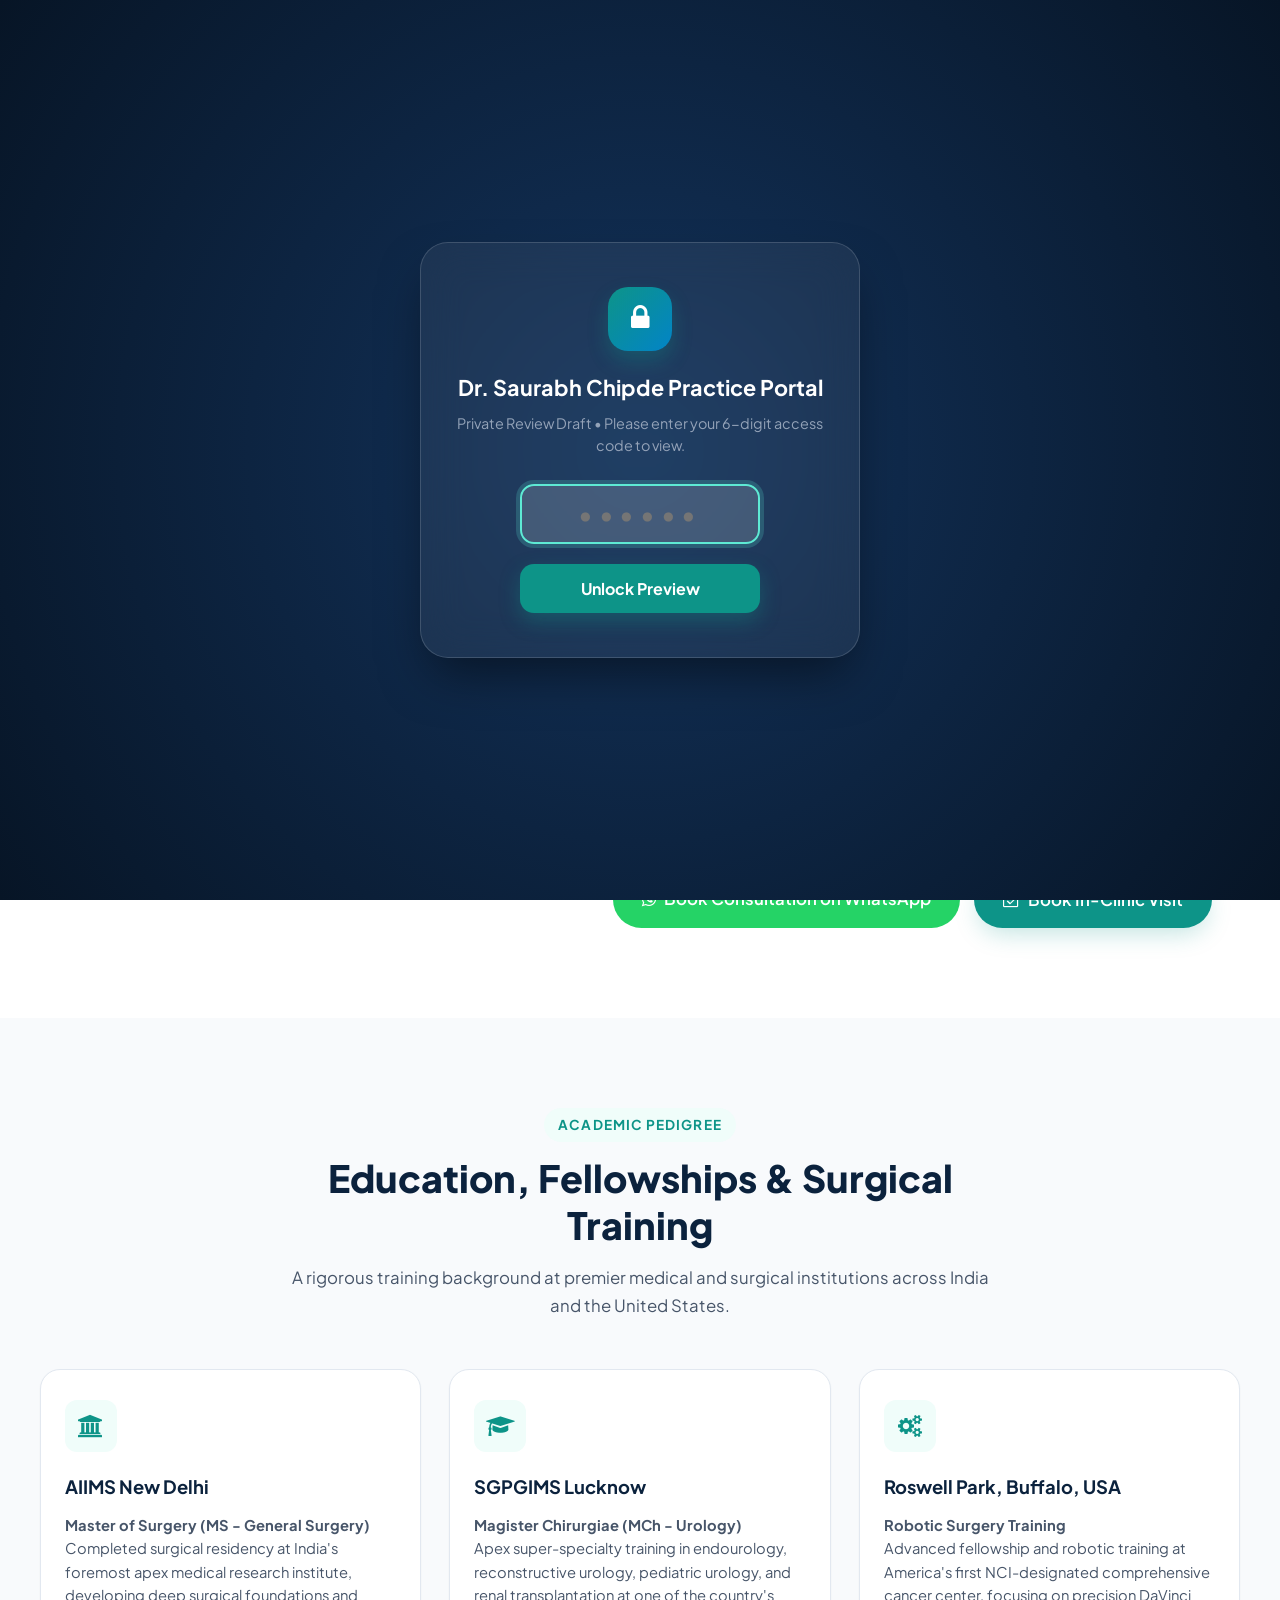
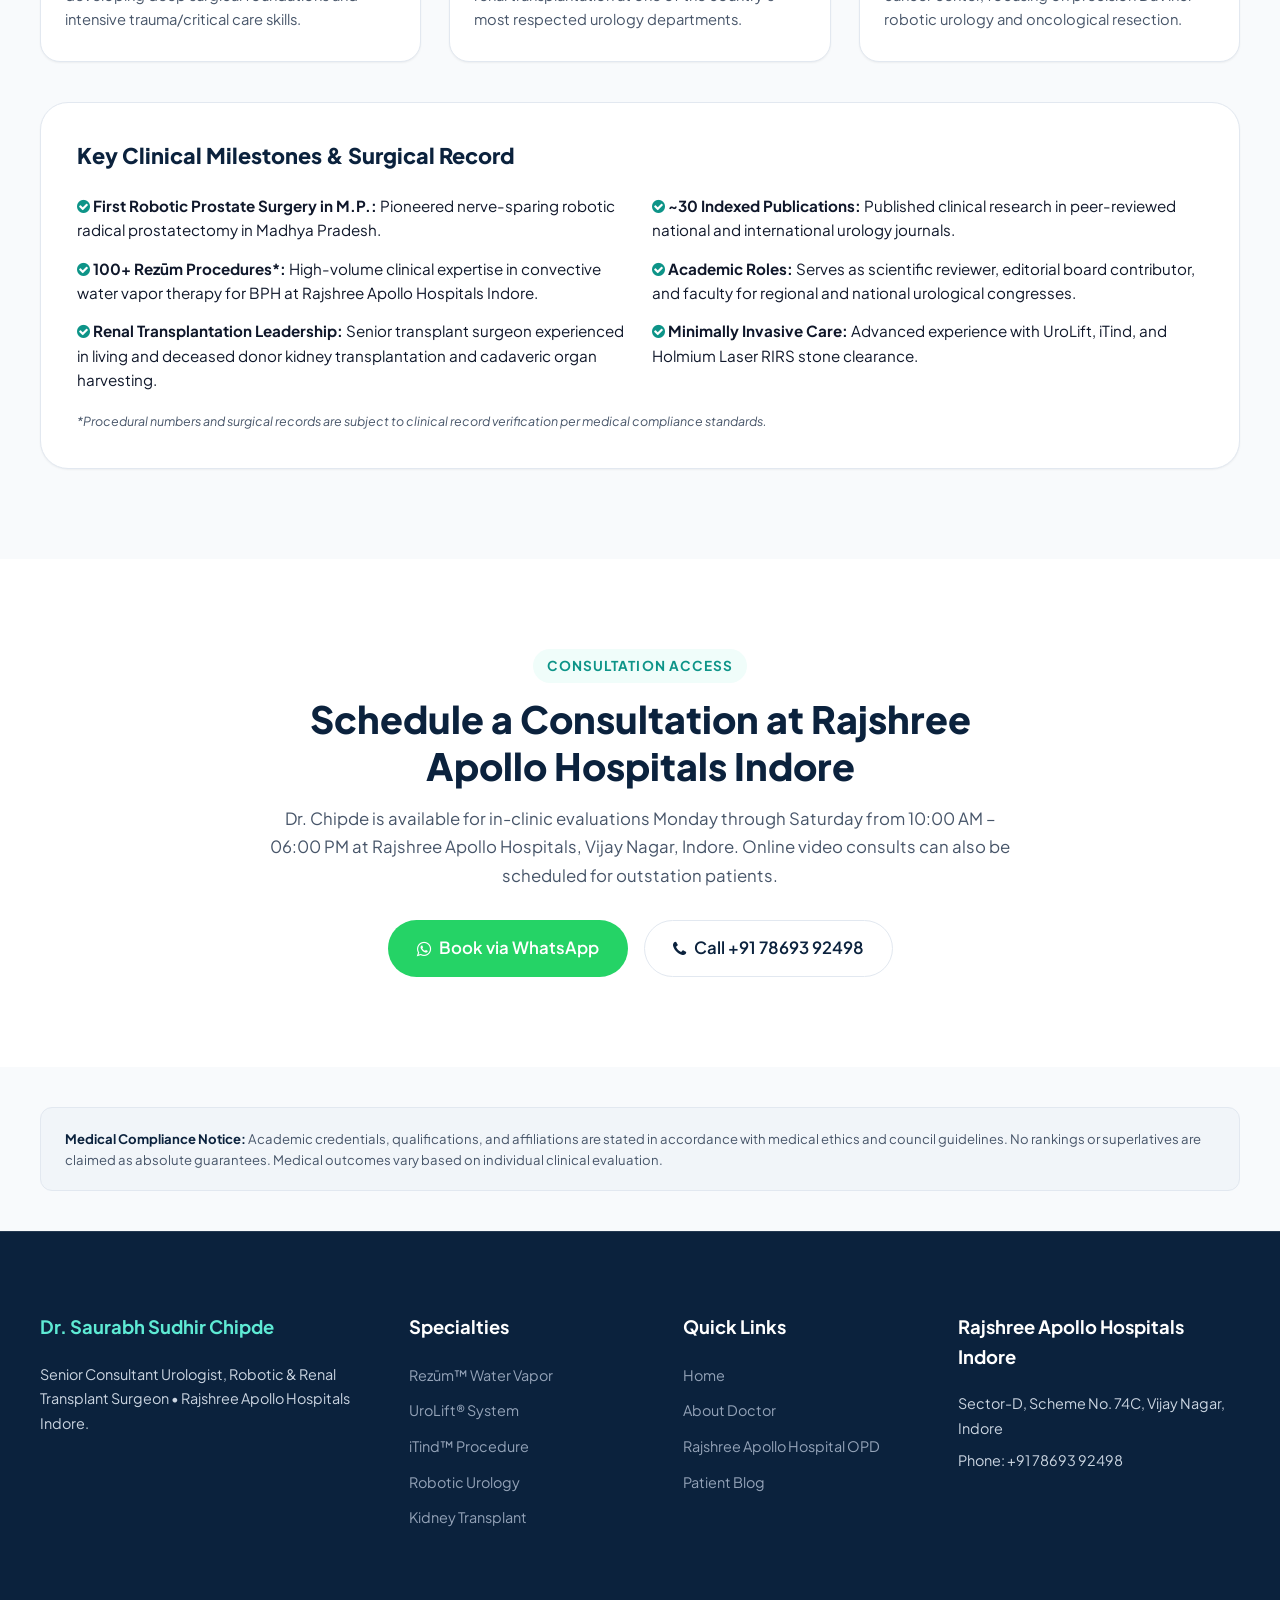
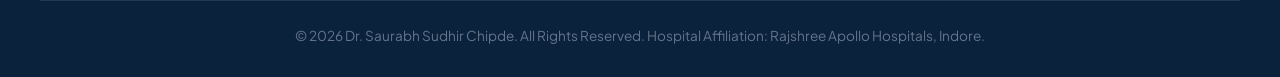
<file: about.html>
<!DOCTYPE html>
<html lang="en">
<head>
  <meta charset="UTF-8">
  <meta name="viewport" content="width=device-width, initial-scale=1.0">
  <title>About Dr. Saurabh Sudhir Chipde | Credentials, Training & Publications | Rajshree Apollo Hospitals Indore</title>
  <meta name="description" content="Learn about Dr. Saurabh Sudhir Chipde: MS (AIIMS New Delhi), MCh Urology (SGPGIMS Lucknow), trained in robotic surgery at Roswell Park Cancer Institute Buffalo USA. Senior Consultant at Rajshree Apollo Hospitals Indore.">
  <meta name="keywords" content="Dr Saurabh Sudhir Chipde, urologist credentials Indore, AIIMS surgeon Indore, SGPGIMS urologist, Roswell Park robotic surgery, Rajshree Apollo Hospitals Indore urologist">

  <link rel="preconnect" href="https://fonts.googleapis.com">
  <link rel="preconnect" href="https://fonts.gstatic.com" crossorigin>
  <link href="https://fonts.googleapis.com/css2?family=Plus+Jakarta+Sans:wght@400;500;600;700;800&display=swap" rel="stylesheet">
  <link rel="stylesheet" href="https://cdnjs.cloudflare.com/ajax/libs/font-awesome/4.7.0/css/font-awesome.min.css">
  <link rel="stylesheet" href="styles.css">
</head>
<body>

  <!-- Emergency Banner -->
  <aside class="emergency-banner" aria-label="Emergency Care Guidance">
    <div class="container">
      <div class="emergency-banner-left">
        <div class="emergency-icon"><i class="fa fa-ambulance"></i></div>
        <div><strong>24x7 Emergency Urology:</strong> Acute retention or critical symptoms? Visit Rajshree Apollo Hospitals Emergency immediately.</div>
      </div>
      <a href="tel:+917869392498" class="emergency-phone"><i class="fa fa-phone"></i> Helpline: +91 78693 92498</a>
    </div>
  </aside>

  <!-- Top Bar -->
  <div class="top-bar">
    <div class="container">
      <div class="top-bar-left">
        <span class="top-bar-badge"><i class="fa fa-hospital-o"></i> Rajshree Apollo Hospitals, Sector-D, Scheme No. 74C, Vijay Nagar, Indore</span>
        <span><i class="fa fa-clock-o"></i> Mon – Sat 10:00 AM – 06:00 PM</span>
      </div>
      <div class="top-bar-right">
        <a href="tel:+917869392498"><i class="fa fa-phone"></i> +91 78693 92498</a>
        <a href="https://www.instagram.com/dr.saurabhchipde/" target="_blank" style="color: #fbcfe8;">
          <i class="fa fa-instagram"></i> 8K+ Followers
        </a>
      </div>
    </div>
  </div>

  <!-- Header -->
  <header class="header-main" id="siteHeader">
    <div class="container nav-container">
      <a href="index.html" class="brand-logo">
        <div class="brand-mark">SC</div>
        <div class="brand-info">
          <h1>Dr. Saurabh Chipde</h1>
          <span>Senior Urologist • Rajshree Apollo Hospitals Indore</span>
        </div>
      </a>

      <nav>
        <ul class="nav-links">
          <li><a href="index.html">Home</a></li>
          <li><a href="about.html" class="active">About Dr. Chipde</a></li>
          
          <!-- Treatments Dropdown -->
          <li class="nav-item-dropdown">
            <button type="button" class="nav-dropdown-toggle">
              Treatments <i class="fa fa-chevron-down dropdown-caret"></i>
            </button>
            <ul class="dropdown-menu">
              <li><a href="rezum-indore.html"><i class="fa fa-tint"></i> Rezūm™ Water Vapor <span class="dropdown-badge">100+ Done*</span></a></li>
              <li><a href="urolift-indore.html"><i class="fa fa-compress"></i> UroLift® System</a></li>
              <li><a href="itind-indore.html"><i class="fa fa-arrows-alt"></i> iTind™ Procedure</a></li>
              <li><a href="kidney-stones.html"><i class="fa fa-crosshairs"></i> Kidney Stone & RIRS</a></li>
              <li><a href="robotic-urology.html"><i class="fa fa-cogs"></i> Robotic Urology</a></li>
              <li><a href="laparoscopic-urology.html"><i class="fa fa-scissors"></i> Laparoscopic Urology</a></li>
              <li><a href="kidney-transplant.html"><i class="fa fa-heartbeat"></i> Renal Transplantation</a></li>
              <li><a href="prostate-health.html"><i class="fa fa-shield"></i> Prostate Health & PSA</a></li>
              <li class="dropdown-divider"></li>
              <li><a href="male-fertility.html"><i class="fa fa-user-md"></i> Andrology & Infertility</a></li>
              <li><a href="uro-oncology.html"><i class="fa fa-stethoscope"></i> Uro-Oncology</a></li>
              <li><a href="female-pediatric-urology.html"><i class="fa fa-child"></i> Female & Pediatric</a></li>
            </ul>
          </li>

          <!-- Prostate Care Dropdown -->
          <li class="nav-item-dropdown">
            <button type="button" class="nav-dropdown-toggle">
              Prostate Care <i class="fa fa-chevron-down dropdown-caret"></i>
            </button>
            <ul class="dropdown-menu">
              <li><a href="prostate-health.html"><i class="fa fa-info-circle"></i> Prostate & BPH Overview</a></li>
              <li><a href="rezum-indore.html"><i class="fa fa-tint"></i> Rezūm™ Steam Therapy</a></li>
              <li><a href="urolift-indore.html"><i class="fa fa-compress"></i> UroLift® System</a></li>
              <li><a href="itind-indore.html"><i class="fa fa-arrows-alt"></i> iTind™ Procedure</a></li>
            </ul>
          </li>

          <li><a href="robotic-urology.html">Robotic Urology</a></li>
          <li><a href="kidney-transplant.html">Kidney Transplant</a></li>
          <li><a href="blog.html">Patient Education</a></li>
          <li><a href="contact.html">Contact</a></li>
        </ul>
      </nav>

      <div class="nav-actions">
        <a href="tel:+917869392498" class="header-action-icon phone-icon" title="Call Clinic"><i class="fa fa-phone"></i></a>
        <a href="https://wa.me/917869392498?text=Hello%20Dr.%20Chipde%27s%20team,%20I%20would%20like%20to%20book%20a%20consultation.%20Please%20share%20the%20available%20appointment%20slots." target="_blank" class="header-action-icon wa-icon" title="Chat on WhatsApp"><i class="fa fa-whatsapp"></i></a>
        <button type="button" class="btn btn-book-nav js-open-booking">Book Consultation</button>
        <button type="button" class="menu-toggle" aria-label="Toggle menu"><i class="fa fa-bars"></i></button>
      </div>
    </div>
  </header>

  <!-- Doctor Hero Profile -->
  <section class="section" style="background: white; padding-top: 60px;">
    <div class="container">
      <div class="doctor-grid">
        <div class="doctor-media">
          <img src="dr-chipde-apollo-coat.jpg" alt="Dr Saurabh Sudhir Chipde Senior Consultant Urologist Rajshree Apollo Hospitals Indore" class="doctor-portrait">
          <div class="doctor-credential-overlay">
            <h4>Dr. Saurabh Sudhir Chipde</h4>
            <p>MBBS, MS (AIIMS New Delhi), MCh Urology (SGPGIMS Lucknow)</p>
          </div>
        </div>

        <div class="doctor-bio">
          <span class="section-tag">Approved Clinical Profile</span>
          <h2>Dr. Saurabh Sudhir Chipde</h2>
          <span class="doctor-designation">Senior Consultant Urologist | Robotic & Renal Transplant Surgeon • Rajshree Apollo Hospitals, Indore</span>

          <p class="doctor-narrative">
            Dr. Saurabh Sudhir Chipde is among the most experienced and trusted specialists in his field, recognised for advanced urology and robotic surgical expertise in Central India. Based full-time at Rajshree Apollo Hospitals Indore, he provides tertiary-level surgical care for complex prostate, renal, reconstructive, and transplant urology.
          </p>
          <p class="doctor-narrative">
            Having completed his <strong>MS in General Surgery at AIIMS New Delhi</strong> and his <strong>MCh in Urology at SGPGIMS Lucknow</strong>, Dr. Chipde pursued advanced clinical training in robotic surgery at the prestigious <strong>Roswell Park Cancer Institute in Buffalo, New York, USA</strong>.
          </p>
          <p class="doctor-narrative">
            He holds the landmark distinction of performing the <strong>First Robotic Prostate Surgery in Madhya Pradesh</strong> and has accumulated significant operative experience in renal transplantation, cadaveric organ harvesting, and advanced endourology.
          </p>

          <div style="display: flex; gap: 14px; margin-top: 24px; flex-wrap: wrap;">
            <a href="https://wa.me/917869392498?text=Hello%20Dr.%20Chipde%27s%20team,%20I%20would%20like%20to%20book%20a%20consultation.%20Please%20share%20the%20available%20appointment%20slots." target="_blank" class="btn btn-whatsapp btn-lg">
              <i class="fa fa-whatsapp"></i> Book Consultation on WhatsApp
            </a>
            <button type="button" class="btn btn-primary btn-lg js-open-booking">
              <i class="fa fa-calendar-check-o"></i> Book In-Clinic Visit
            </button>
          </div>
        </div>
      </div>
    </div>
  </section>

  <!-- Detailed Academic & Clinical Credentials -->
  <section class="section" style="background: var(--color-bg);">
    <div class="container">
      <div class="section-header">
        <span class="section-tag">Academic Pedigree</span>
        <h2 class="section-title">Education, Fellowships & Surgical Training</h2>
        <p class="section-description">
          A rigorous training background at premier medical and surgical institutions across India and the United States.
        </p>
      </div>

      <div class="why-choose-grid">
        <div class="why-choose-card">
          <div class="why-choose-icon"><i class="fa fa-university"></i></div>
          <h3>AIIMS New Delhi</h3>
          <p><strong>Master of Surgery (MS - General Surgery)</strong><br>Completed surgical residency at India's foremost apex medical research institute, developing deep surgical foundations and intensive trauma/critical care skills.</p>
        </div>

        <div class="why-choose-card">
          <div class="why-choose-icon"><i class="fa fa-graduation-cap"></i></div>
          <h3>SGPGIMS Lucknow</h3>
          <p><strong>Magister Chirurgiae (MCh - Urology)</strong><br>Apex super-specialty training in endourology, reconstructive urology, pediatric urology, and renal transplantation at one of the country's most respected urology departments.</p>
        </div>

        <div class="why-choose-card">
          <div class="why-choose-icon"><i class="fa fa-cogs"></i></div>
          <h3>Roswell Park, Buffalo, USA</h3>
          <p><strong>Robotic Surgery Training</strong><br>Advanced fellowship and robotic training at America's first NCI-designated comprehensive cancer center, focusing on precision DaVinci robotic urology and oncological resection.</p>
        </div>
      </div>

      <!-- Professional Milestones Box -->
      <div style="background: white; border-radius: var(--radius-xl); border: 1px solid var(--color-border); padding: 36px; margin-top: 40px; box-shadow: var(--shadow-sm);">
        <h3 style="font-size: 1.35rem; color: var(--color-primary); font-weight: 800; margin-bottom: 20px;">
          Key Clinical Milestones & Surgical Record
        </h3>
        <div style="display: grid; grid-template-columns: 1fr 1fr; gap: 24px;">
          <ul style="list-style: none; display: flex; flex-direction: column; gap: 14px; font-size: 0.95rem; color: var(--text-main);">
            <li><i class="fa fa-check-circle" style="color: var(--color-accent);"></i> <strong>First Robotic Prostate Surgery in M.P.:</strong> Pioneered nerve-sparing robotic radical prostatectomy in Madhya Pradesh.</li>
            <li><i class="fa fa-check-circle" style="color: var(--color-accent);"></i> <strong>100+ Rezūm Procedures*:</strong> High-volume clinical expertise in convective water vapor therapy for BPH at Rajshree Apollo Hospitals Indore.</li>
            <li><i class="fa fa-check-circle" style="color: var(--color-accent);"></i> <strong>Renal Transplantation Leadership:</strong> Senior transplant surgeon experienced in living and deceased donor kidney transplantation and cadaveric organ harvesting.</li>
          </ul>
          <ul style="list-style: none; display: flex; flex-direction: column; gap: 14px; font-size: 0.95rem; color: var(--text-main);">
            <li><i class="fa fa-check-circle" style="color: var(--color-accent);"></i> <strong>~30 Indexed Publications:</strong> Published clinical research in peer-reviewed national and international urology journals.</li>
            <li><i class="fa fa-check-circle" style="color: var(--color-accent);"></i> <strong>Academic Roles:</strong> Serves as scientific reviewer, editorial board contributor, and faculty for regional and national urological congresses.</li>
            <li><i class="fa fa-check-circle" style="color: var(--color-accent);"></i> <strong>Minimally Invasive Care:</strong> Advanced experience with UroLift, iTind, and Holmium Laser RIRS stone clearance.</li>
          </ul>
        </div>
        <p style="font-size: 0.78rem; color: var(--text-muted); margin-top: 20px; font-style: italic;">
          *Procedural numbers and surgical records are subject to clinical record verification per medical compliance standards.
        </p>
      </div>
    </div>
  </section>

  <!-- Hospital OPD & Booking -->
  <section class="section" style="background: white;">
    <div class="container" style="text-align: center; max-width: 800px;">
      <span class="section-tag">Consultation Access</span>
      <h2 class="section-title">Schedule a Consultation at Rajshree Apollo Hospitals Indore</h2>
      <p style="color: var(--text-muted); font-size: 1.05rem; line-height: 1.7; margin-bottom: 30px;">
        Dr. Chipde is available for in-clinic evaluations Monday through Saturday from 10:00 AM – 06:00 PM at Rajshree Apollo Hospitals, Vijay Nagar, Indore. Online video consults can also be scheduled for outstation patients.
      </p>
      <div style="display: flex; justify-content: center; gap: 16px; flex-wrap: wrap;">
        <a href="https://wa.me/917869392498?text=Hello%20Dr.%20Chipde%27s%20team,%20I%20would%20like%20to%20book%20a%20consultation.%20Please%20share%20the%20available%20appointment%20slots." target="_blank" class="btn btn-whatsapp btn-lg">
          <i class="fa fa-whatsapp"></i> Book via WhatsApp
        </a>
        <a href="tel:+917869392498" class="btn btn-secondary btn-lg">
          <i class="fa fa-phone"></i> Call +91 78693 92498
        </a>
      </div>
    </div>
  </section>

  <!-- Compliance Box -->
  <div class="container">
    <div class="medical-disclaimer-box">
      <strong>Medical Compliance Notice:</strong> Academic credentials, qualifications, and affiliations are stated in accordance with medical ethics and council guidelines. No rankings or superlatives are claimed as absolute guarantees. Medical outcomes vary based on individual clinical evaluation.
    </div>
  </div>

  <!-- Footer -->
  <footer class="footer-main" style="margin-top: 40px;">
    <div class="container">
      <div class="footer-grid">
        <div class="footer-col">
          <h4 style="color: #5eead4;">Dr. Saurabh Sudhir Chipde</h4>
          <p>Senior Consultant Urologist, Robotic & Renal Transplant Surgeon • Rajshree Apollo Hospitals Indore.</p>
        </div>
        <div class="footer-col">
          <h4>Specialties</h4>
          <ul class="footer-links">
            <li><a href="rezum-indore.html">Rezūm™ Water Vapor</a></li>
            <li><a href="urolift-indore.html">UroLift® System</a></li>
            <li><a href="itind-indore.html">iTind™ Procedure</a></li>
            <li><a href="robotic-urology.html">Robotic Urology</a></li>
            <li><a href="kidney-transplant.html">Kidney Transplant</a></li>
          </ul>
        </div>
        <div class="footer-col">
          <h4>Quick Links</h4>
          <ul class="footer-links">
            <li><a href="index.html">Home</a></li>
            <li><a href="about.html">About Doctor</a></li>
            <li><a href="contact.html">Rajshree Apollo Hospital OPD</a></li>
            <li><a href="blog.html">Patient Blog</a></li>
          </ul>
        </div>
        <div class="footer-col">
          <h4>Rajshree Apollo Hospitals Indore</h4>
          <p style="font-size: 0.9rem; color: #cbd5e1; margin-bottom: 8px;">Sector-D, Scheme No. 74C, Vijay Nagar, Indore</p>
          <p style="font-size: 0.9rem; color: #cbd5e1;">Phone: +91 78693 92498</p>
        </div>
      </div>
      <div class="footer-bottom">
        <p>© 2026 Dr. Saurabh Sudhir Chipde. All Rights Reserved. Hospital Affiliation: Rajshree Apollo Hospitals, Indore.</p>
      </div>
    </div>
  </footer>

  <!-- Booking Modal -->
  <div class="modal-backdrop" id="bookingModal">
    <div class="modal-dialog">
      <div class="modal-header">
        <div>
          <h3>Book Consultation with Dr. Saurabh Chipde</h3>
          <p>Rajshree Apollo Hospitals Indore</p>
        </div>
        <button type="button" class="modal-close" aria-label="Close modal">&times;</button>
      </div>
      <div class="modal-body">
        <p style="text-align: center; margin-bottom: 20px;">To book an in-clinic or video consultation, please connect directly with our clinic coordinator on WhatsApp:</p>
        <a href="https://wa.me/917869392498?text=Hello%20Dr.%20Chipde%27s%20team,%20I%20would%20like%20to%20book%20a%20consultation.%20Please%20share%20the%20available%20appointment%20slots." target="_blank" class="btn btn-whatsapp btn-lg" style="width: 100%;">
          <i class="fa fa-whatsapp"></i> Confirm on WhatsApp
        </a>
      </div>
    </div>
  </div>

  <script src="app.js"></script>
</body>
</html>
</file>
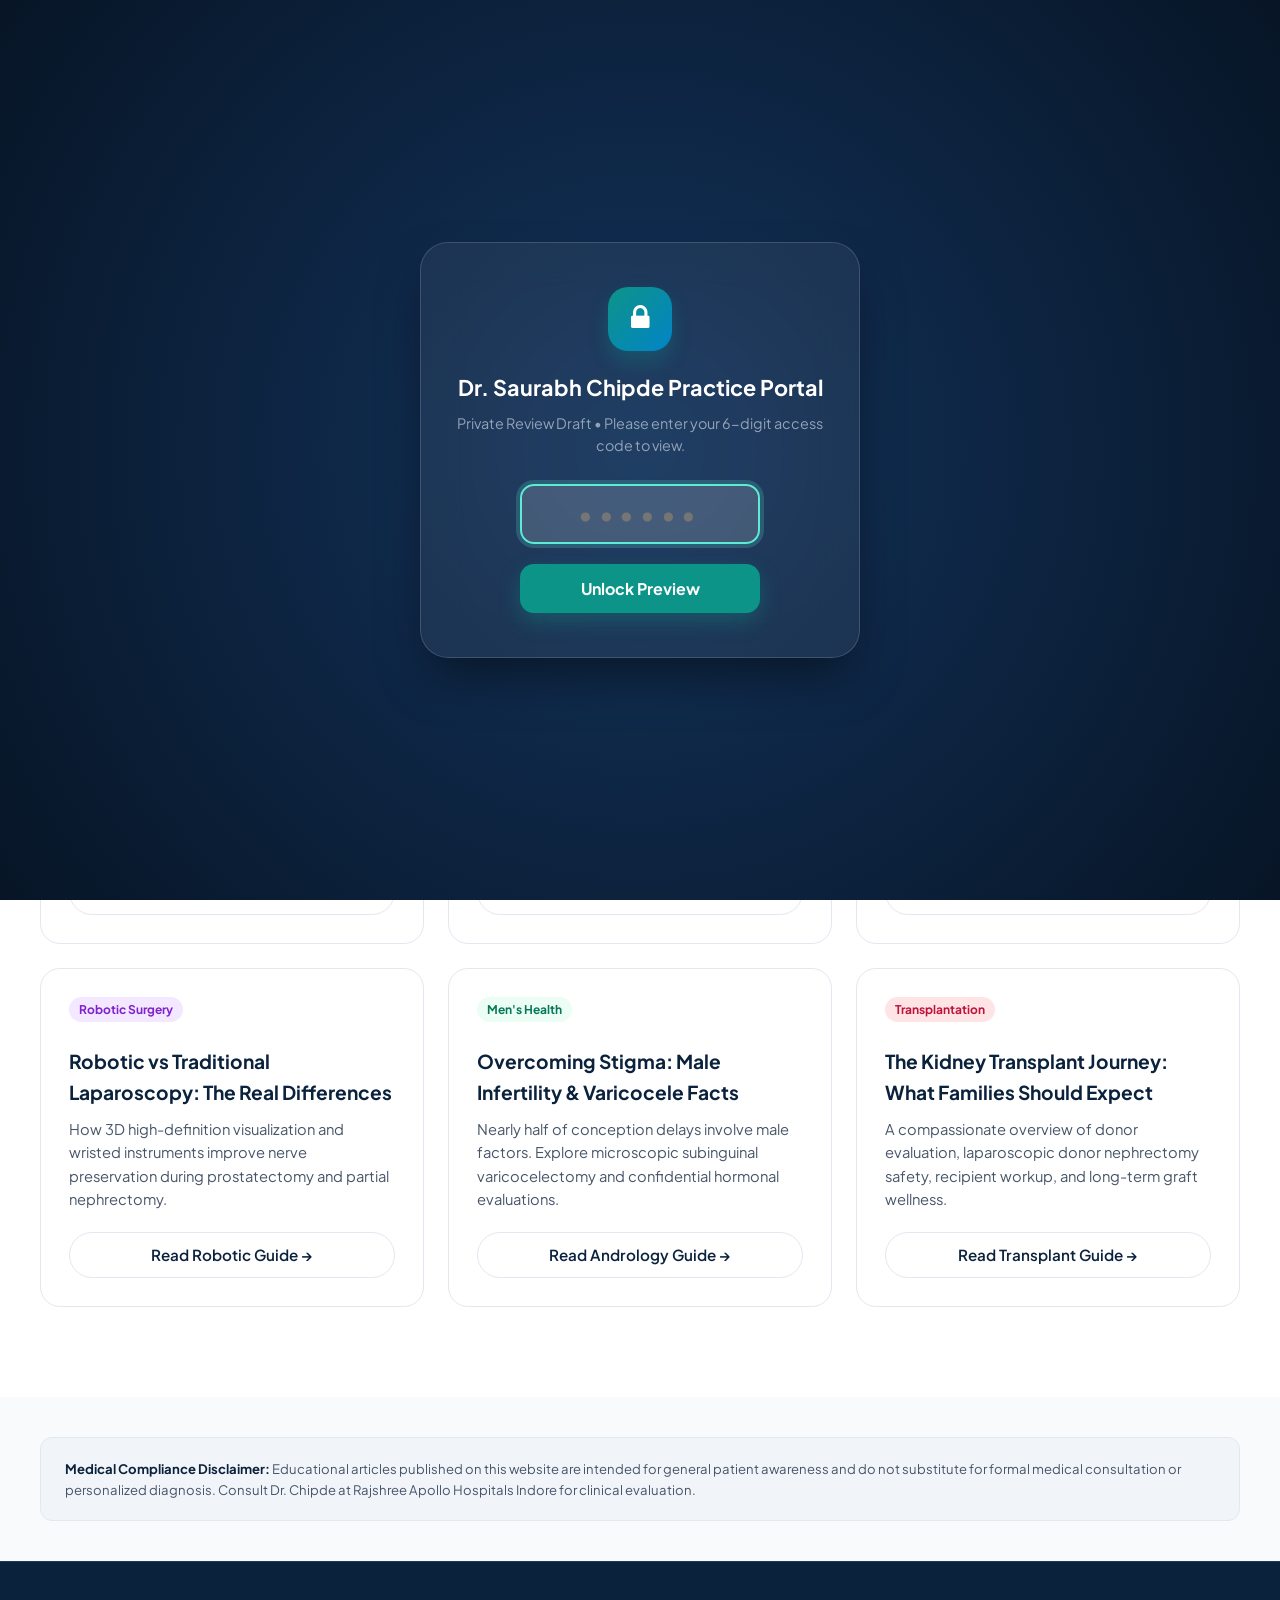
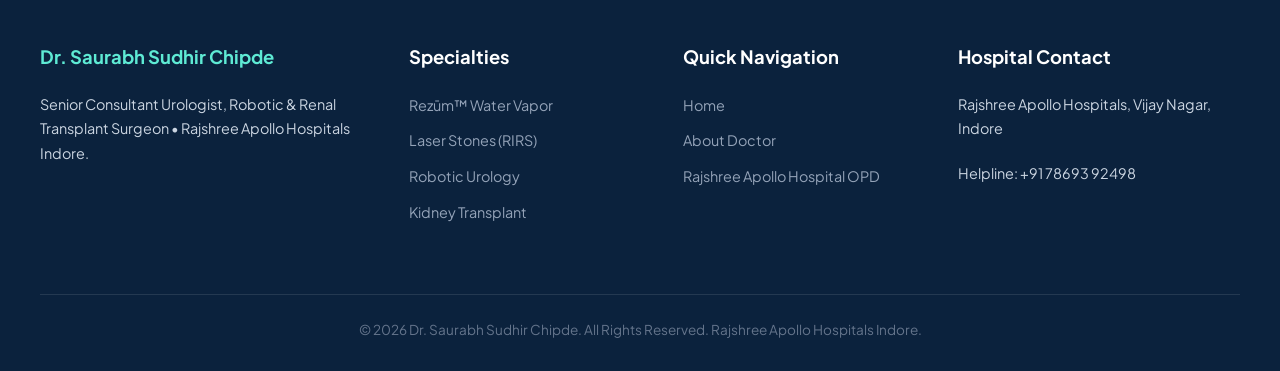
<file: blog.html>
<!DOCTYPE html>
<html lang="en">
<head>
  <meta charset="UTF-8">
  <meta name="viewport" content="width=device-width, initial-scale=1.0">
  <title>Urology Patient Education & Blog | Dr. Saurabh Sudhir Chipde | Rajshree Apollo Hospitals Indore</title>
  <meta name="description" content="Evidence-based urology articles and guides by Dr. Saurabh Sudhir Chipde. Learn about Rezūm prostate therapy, kidney stone prevention, PSA tests, and robotic surgery.">
  <meta name="keywords" content="Urology blog Indore, prostate health articles, kidney stone diet prevention, Rezum guide Indore, PSA test explained, Dr Saurabh Chipde blog">

  <link rel="preconnect" href="https://fonts.googleapis.com">
  <link rel="preconnect" href="https://fonts.gstatic.com" crossorigin>
  <link href="https://fonts.googleapis.com/css2?family=Plus+Jakarta+Sans:wght@400;500;600;700;800&display=swap" rel="stylesheet">
  <link rel="stylesheet" href="https://cdnjs.cloudflare.com/ajax/libs/font-awesome/4.7.0/css/font-awesome.min.css">
  <link rel="stylesheet" href="styles.css">
</head>
<body>

  <!-- Emergency Banner -->
  <aside class="emergency-banner" aria-label="Emergency Care Guidance">
    <div class="container">
      <div class="emergency-banner-left">
        <div class="emergency-icon"><i class="fa fa-ambulance"></i></div>
        <div><strong>Urgent Notice:</strong> Severe stone pain, fever with chills, or acute retention? Visit Apollo Emergency 24x7.</div>
      </div>
      <a href="tel:+917869392498" class="emergency-phone"><i class="fa fa-phone"></i> Emergency Help: +91 78693 92498</a>
    </div>
  </aside>

  <!-- Top Bar -->
  <div class="top-bar">
    <div class="container">
      <div class="top-bar-left">
        <span class="top-bar-badge"><i class="fa fa-hospital-o"></i> Rajshree Apollo Hospitals, Vijay Nagar, Indore</span>
        <span><i class="fa fa-clock-o"></i> Mon – Sat 10:00 AM – 06:00 PM</span>
      </div>
      <div class="top-bar-right">
        <a href="tel:+917869392498"><i class="fa fa-phone"></i> +91 78693 92498</a>
        <a href="https://www.instagram.com/dr.saurabhchipde/" target="_blank" style="color: #fbcfe8;">
          <i class="fa fa-instagram"></i> 8K+ Followers
        </a>
      </div>
    </div>
  </div>

  <!-- Header -->
  <header class="header-main" id="siteHeader">
    <div class="container nav-container">
      <a href="index.html" class="brand-logo">
        <div class="brand-mark">SC</div>
        <div class="brand-info">
          <h1>Dr. Saurabh Chipde</h1>
          <span>Senior Urologist • Rajshree Apollo Hospitals Indore</span>
        </div>
      </a>

      <nav>
        <ul class="nav-links">
          <li><a href="index.html">Home</a></li>
          <li><a href="about.html">About Doctor</a></li>
          
          <li class="nav-item-dropdown">
            <button type="button" class="nav-dropdown-toggle">
              Treatments <i class="fa fa-chevron-down dropdown-caret"></i>
            </button>
            <ul class="dropdown-menu">
              <li><a href="rezum-indore.html"><i class="fa fa-tint"></i> Rezūm™ Water Vapor <span class="dropdown-badge">100+ Done*</span></a></li>
              <li><a href="urolift-indore.html"><i class="fa fa-compress"></i> UroLift® System</a></li>
              <li><a href="itind-indore.html"><i class="fa fa-arrows-alt"></i> iTind™ Procedure</a></li>
              <li><a href="kidney-stones.html"><i class="fa fa-crosshairs"></i> Kidney Stone & RIRS</a></li>
              <li><a href="robotic-urology.html"><i class="fa fa-cogs"></i> Robotic Urology</a></li>
              <li><a href="laparoscopic-urology.html"><i class="fa fa-scissors"></i> Laparoscopic Urology</a></li>
              <li><a href="kidney-transplant.html"><i class="fa fa-heartbeat"></i> Renal Transplantation</a></li>
              <li><a href="prostate-health.html"><i class="fa fa-shield"></i> Prostate Health & PSA</a></li>
              <li class="dropdown-divider"></li>
              <li><a href="male-fertility.html"><i class="fa fa-user-md"></i> Andrology & Infertility</a></li>
              <li><a href="uro-oncology.html"><i class="fa fa-stethoscope"></i> Uro-Oncology</a></li>
              <li><a href="female-pediatric-urology.html"><i class="fa fa-child"></i> Female & Pediatric</a></li>
            </ul>
          </li>

          <li class="nav-item-dropdown">
            <button type="button" class="nav-dropdown-toggle">
              Prostate Care <i class="fa fa-chevron-down dropdown-caret"></i>
            </button>
            <ul class="dropdown-menu">
              <li><a href="prostate-health.html"><i class="fa fa-info-circle"></i> Prostate & BPH Overview</a></li>
              <li><a href="rezum-indore.html"><i class="fa fa-tint"></i> Rezūm™ Steam Therapy</a></li>
              <li><a href="urolift-indore.html"><i class="fa fa-compress"></i> UroLift® System</a></li>
              <li><a href="itind-indore.html"><i class="fa fa-arrows-alt"></i> iTind™ Procedure</a></li>
            </ul>
          </li>

          <li><a href="robotic-urology.html">Robotic Urology</a></li>
          <li><a href="kidney-transplant.html">Kidney Transplant</a></li>
          <li><a href="blog.html" class="active">Patient Education</a></li>
          <li><a href="contact.html">Contact</a></li>
        </ul>
      </nav>

      <div class="nav-actions">
        <a href="tel:+917869392498" class="header-action-icon phone-icon" title="Call Clinic"><i class="fa fa-phone"></i></a>
        <a href="https://wa.me/917869392498?text=Hello%20Dr.%20Chipde%27s%20team,%20I%20would%20like%20to%20book%20a%20consultation.%20Please%20share%20the%20available%20appointment%20slots." target="_blank" class="header-action-icon wa-icon" title="WhatsApp"><i class="fa fa-whatsapp"></i></a>
        <button type="button" class="btn btn-book-nav js-open-booking">Book Consult</button>
        <button type="button" class="menu-toggle" aria-label="Toggle menu"><i class="fa fa-bars"></i></button>
      </div>
    </div>
  </header>

  <!-- Hero Section -->
  <section class="hero-section" style="padding: 50px 0 60px;">
    <div class="container" style="text-align: center; max-width: 800px;">
      <span class="badge-trust">
        <i class="fa fa-book"></i> Doctor-Authored Clinical Knowledge Base
      </span>
      <h1 class="hero-title" style="margin-top: 14px;">
        Evidence-Based <span class="highlight">Urology Patient Education</span>
      </h1>
      <p class="hero-subtitle">
        Simple, stigma-free medical guides written to empower patients and families facing prostate conditions, kidney stones, and complex urological diagnoses.
      </p>
    </div>
  </section>

  <!-- Blog Articles Grid -->
  <section class="section" style="background: white; padding-top: 20px;">
    <div class="container">
      <div class="bph-procedures-grid" style="grid-template-columns: repeat(3, 1fr);">
        <!-- Article 1: Rezum Guide -->
        <div class="bph-card">
          <span class="bph-badge-featured">Prostate Care</span>
          <h3 style="margin-top: 10px; font-size: 1.2rem;">What is Rezūm™ Therapy? A Complete Patient Walkthrough</h3>
          <p style="font-size: 0.92rem; color: var(--text-muted); line-height: 1.6;">
            Learn how natural water vapor shrinks an enlarged prostate without surgical cuts, blood loss, or hospital admission, and why it protects sexual function.
          </p>
          <a href="rezum-indore.html" class="btn btn-secondary" style="margin-top: auto;">Read Patient Guide →</a>
        </div>

        <!-- Article 2: Kidney Stone Prevention -->
        <div class="bph-card">
          <span class="bph-badge-featured" style="background: #e0f2fe; color: #0369a1;">Kidney Stones</span>
          <h3 style="margin-top: 10px; font-size: 1.2rem;">Preventing Kidney Stone Recurrence: Diet & Hydration Facts</h3>
          <p style="font-size: 0.92rem; color: var(--text-muted); line-height: 1.6;">
            Over 50% of stone patients develop another stone within 5 years. Discover evidence-based dietary recommendations, oxalate reduction tips, and water intake rules.
          </p>
          <a href="kidney-stones.html" class="btn btn-secondary" style="margin-top: auto;">Read Prevention Guide →</a>
        </div>

        <!-- Article 3: PSA Explained -->
        <div class="bph-card">
          <span class="bph-badge-featured" style="background: #fef3c7; color: #b45309;">Screening & Cancer</span>
          <h3 style="margin-top: 10px; font-size: 1.2rem;">Understanding Your PSA Blood Test: When It Is Not Cancer</h3>
          <p style="font-size: 0.92rem; color: var(--text-muted); line-height: 1.6;">
            Why an elevated PSA does not automatically mean prostate cancer, what the borderline zone (4–10 ng/mL) indicates, and when an MRI is warranted.
          </p>
          <a href="prostate-health.html" class="btn btn-secondary" style="margin-top: auto;">Read PSA Guide →</a>
        </div>

        <!-- Article 4: Robotic vs Laparoscopy -->
        <div class="bph-card">
          <span class="bph-badge-featured" style="background: #f3e8ff; color: #7e22ce;">Robotic Surgery</span>
          <h3 style="margin-top: 10px; font-size: 1.2rem;">Robotic vs Traditional Laparoscopy: The Real Differences</h3>
          <p style="font-size: 0.92rem; color: var(--text-muted); line-height: 1.6;">
            How 3D high-definition visualization and wristed instruments improve nerve preservation during prostatectomy and partial nephrectomy.
          </p>
          <a href="robotic-urology.html" class="btn btn-secondary" style="margin-top: auto;">Read Robotic Guide →</a>
        </div>

        <!-- Article 5: Male Infertility -->
        <div class="bph-card">
          <span class="bph-badge-featured" style="background: #ecfdf5; color: #047857;">Men's Health</span>
          <h3 style="margin-top: 10px; font-size: 1.2rem;">Overcoming Stigma: Male Infertility & Varicocele Facts</h3>
          <p style="font-size: 0.92rem; color: var(--text-muted); line-height: 1.6;">
            Nearly half of conception delays involve male factors. Explore microscopic subinguinal varicocelectomy and confidential hormonal evaluations.
          </p>
          <a href="male-fertility.html" class="btn btn-secondary" style="margin-top: auto;">Read Andrology Guide →</a>
        </div>

        <!-- Article 6: Kidney Transplant Journey -->
        <div class="bph-card">
          <span class="bph-badge-featured" style="background: #ffe4e6; color: #be123c;">Transplantation</span>
          <h3 style="margin-top: 10px; font-size: 1.2rem;">The Kidney Transplant Journey: What Families Should Expect</h3>
          <p style="font-size: 0.92rem; color: var(--text-muted); line-height: 1.6;">
            A compassionate overview of donor evaluation, laparoscopic donor nephrectomy safety, recipient workup, and long-term graft wellness.
          </p>
          <a href="kidney-transplant.html" class="btn btn-secondary" style="margin-top: auto;">Read Transplant Guide →</a>
        </div>
      </div>
    </div>
  </section>

  <!-- Medical Compliance Disclaimer -->
  <div class="container">
    <div class="medical-disclaimer-box">
      <strong>Medical Compliance Disclaimer:</strong> Educational articles published on this website are intended for general patient awareness and do not substitute for formal medical consultation or personalized diagnosis. Consult Dr. Chipde at Rajshree Apollo Hospitals Indore for clinical evaluation.
    </div>
  </div>

  <!-- Footer -->
  <footer class="footer-main" style="margin-top: 40px;">
    <div class="container">
      <div class="footer-grid">
        <div class="footer-col">
          <h4 style="color: #5eead4;">Dr. Saurabh Sudhir Chipde</h4>
          <p>Senior Consultant Urologist, Robotic & Renal Transplant Surgeon • Rajshree Apollo Hospitals Indore.</p>
        </div>
        <div class="footer-col">
          <h4>Specialties</h4>
          <ul class="footer-links">
            <li><a href="rezum-indore.html">Rezūm™ Water Vapor</a></li>
            <li><a href="kidney-stones.html">Laser Stones (RIRS)</a></li>
            <li><a href="robotic-urology.html">Robotic Urology</a></li>
            <li><a href="kidney-transplant.html">Kidney Transplant</a></li>
          </ul>
        </div>
        <div class="footer-col">
          <h4>Quick Navigation</h4>
          <ul class="footer-links">
            <li><a href="index.html">Home</a></li>
            <li><a href="about.html">About Doctor</a></li>
            <li><a href="contact.html">Rajshree Apollo Hospital OPD</a></li>
          </ul>
        </div>
        <div class="footer-col">
          <h4>Hospital Contact</h4>
          <p style="color: #cbd5e1; font-size: 0.9rem;">Rajshree Apollo Hospitals, Vijay Nagar, Indore</p>
          <p style="color: #cbd5e1; font-size: 0.9rem;">Helpline: +91 78693 92498</p>
        </div>
      </div>
      <div class="footer-bottom">
        <p>© 2026 Dr. Saurabh Sudhir Chipde. All Rights Reserved. Rajshree Apollo Hospitals Indore.</p>
      </div>
    </div>
  </footer>

  <script src="app.js"></script>
</body>
</html>
</file>
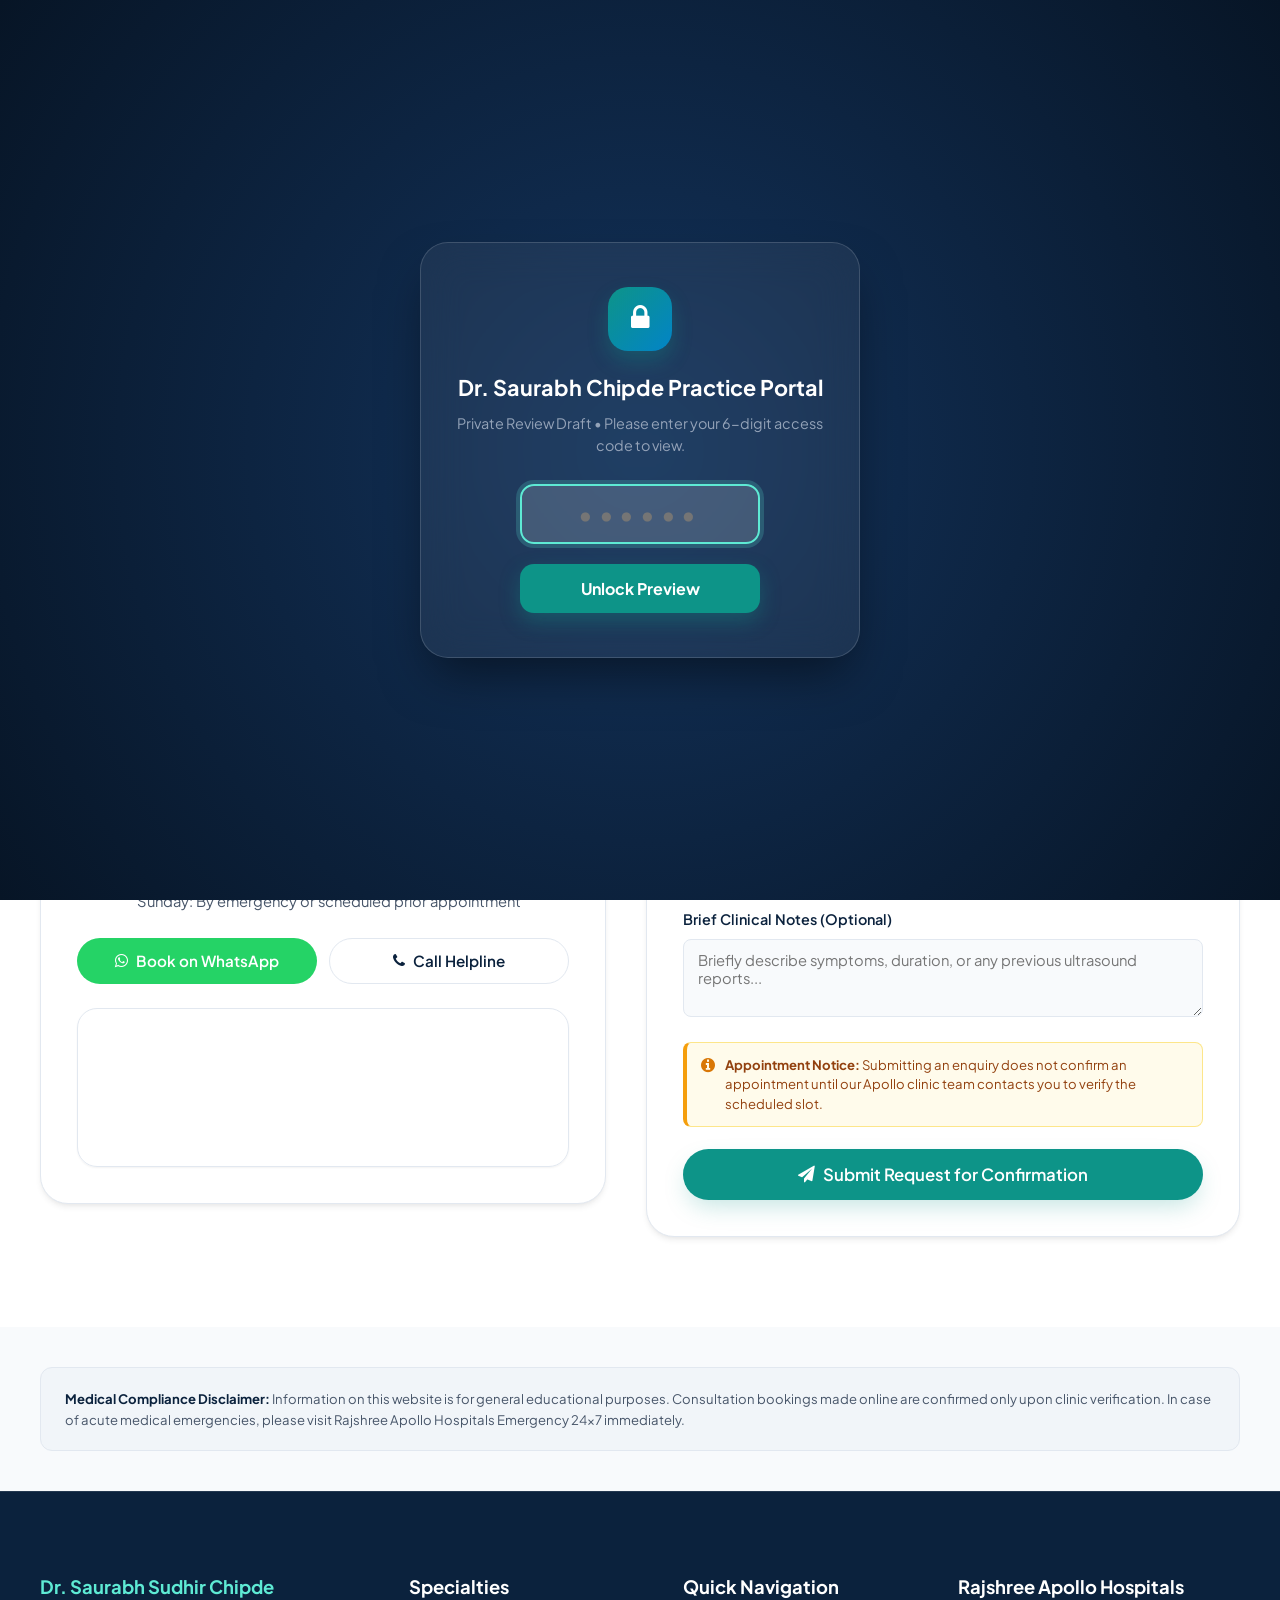
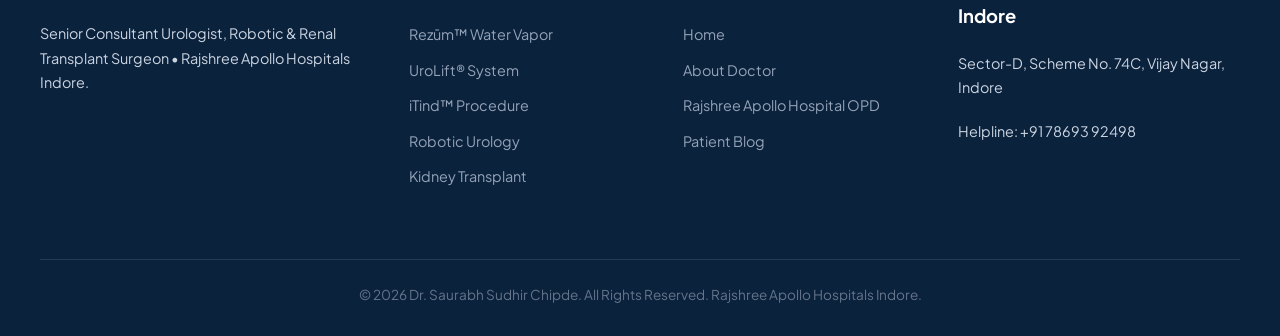
<file: contact.html>
<!DOCTYPE html>
<html lang="en">
<head>
  <meta charset="UTF-8">
  <meta name="viewport" content="width=device-width, initial-scale=1.0">
  <title>Contact Dr. Saurabh Sudhir Chipde | Rajshree Apollo Hospitals Indore | OPD & Map</title>
  <meta name="description" content="Contact Dr. Saurabh Sudhir Chipde at Rajshree Apollo Hospitals Indore. Address: Sector-D, Scheme No. 74C, Vijay Nagar, Indore. Phone: +91 78693 92498. OPD Timings: Mon–Sat 10:00 AM – 06:00 PM.">
  <meta name="keywords" content="Contact Dr Saurabh Sudhir Chipde, Rajshree Apollo Hospital Indore urology OPD, urologist phone Indore, book appointment Dr Chipde Indore">

  <link rel="preconnect" href="https://fonts.googleapis.com">
  <link rel="preconnect" href="https://fonts.gstatic.com" crossorigin>
  <link href="https://fonts.googleapis.com/css2?family=Plus+Jakarta+Sans:wght@400;500;600;700;800&display=swap" rel="stylesheet">
  <link rel="stylesheet" href="https://cdnjs.cloudflare.com/ajax/libs/font-awesome/4.7.0/css/font-awesome.min.css">
  <link rel="stylesheet" href="styles.css">
</head>
<body>

  <!-- Emergency Banner -->
  <aside class="emergency-banner" aria-label="Emergency Care Guidance">
    <div class="container">
      <div class="emergency-banner-left">
        <div class="emergency-icon"><i class="fa fa-ambulance"></i></div>
        <div><strong>24x7 Apollo Emergency:</strong> For acute retention, severe stone colic with high fever, or critical symptoms, visit Rajshree Apollo Hospitals Emergency Department immediately.</div>
      </div>
      <a href="tel:+917869392498" class="emergency-phone"><i class="fa fa-phone"></i> Emergency Help: +91 78693 92498</a>
    </div>
  </aside>

  <!-- Top Bar -->
  <div class="top-bar">
    <div class="container">
      <div class="top-bar-left">
        <span class="top-bar-badge"><i class="fa fa-hospital-o"></i> Rajshree Apollo Hospitals, Sector-D, Scheme No. 74C, Vijay Nagar, Indore</span>
        <span><i class="fa fa-clock-o"></i> Mon – Sat 10:00 AM – 06:00 PM</span>
      </div>
      <div class="top-bar-right">
        <a href="tel:+917869392498"><i class="fa fa-phone"></i> +91 78693 92498</a>
        <a href="https://www.instagram.com/dr.saurabhchipde/" target="_blank" style="color: #fbcfe8;">
          <i class="fa fa-instagram"></i> 8K+ Followers
        </a>
      </div>
    </div>
  </div>

  <!-- Header -->
  <header class="header-main" id="siteHeader">
    <div class="container nav-container">
      <a href="index.html" class="brand-logo">
        <div class="brand-mark">SC</div>
        <div class="brand-info">
          <h1>Dr. Saurabh Chipde</h1>
          <span>Senior Urologist • Rajshree Apollo Hospitals Indore</span>
        </div>
      </a>

      <nav>
        <ul class="nav-links">
          <li><a href="index.html">Home</a></li>
          <li><a href="about.html">About Doctor</a></li>
          
          <li class="nav-item-dropdown">
            <button type="button" class="nav-dropdown-toggle">
              Treatments <i class="fa fa-chevron-down dropdown-caret"></i>
            </button>
            <ul class="dropdown-menu">
              <li><a href="rezum-indore.html"><i class="fa fa-tint"></i> Rezūm™ Water Vapor <span class="dropdown-badge">100+ Done*</span></a></li>
              <li><a href="urolift-indore.html"><i class="fa fa-compress"></i> UroLift® System</a></li>
              <li><a href="itind-indore.html"><i class="fa fa-arrows-alt"></i> iTind™ Procedure</a></li>
              <li><a href="kidney-stones.html"><i class="fa fa-crosshairs"></i> Kidney Stone & RIRS</a></li>
              <li><a href="robotic-urology.html"><i class="fa fa-cogs"></i> Robotic Urology</a></li>
              <li><a href="laparoscopic-urology.html"><i class="fa fa-scissors"></i> Laparoscopic Urology</a></li>
              <li><a href="kidney-transplant.html"><i class="fa fa-heartbeat"></i> Renal Transplantation</a></li>
              <li><a href="prostate-health.html"><i class="fa fa-shield"></i> Prostate Health & PSA</a></li>
              <li class="dropdown-divider"></li>
              <li><a href="male-fertility.html"><i class="fa fa-user-md"></i> Andrology & Infertility</a></li>
              <li><a href="uro-oncology.html"><i class="fa fa-stethoscope"></i> Uro-Oncology</a></li>
              <li><a href="female-pediatric-urology.html"><i class="fa fa-child"></i> Female & Pediatric</a></li>
            </ul>
          </li>

          <li class="nav-item-dropdown">
            <button type="button" class="nav-dropdown-toggle">
              Prostate Care <i class="fa fa-chevron-down dropdown-caret"></i>
            </button>
            <ul class="dropdown-menu">
              <li><a href="prostate-health.html"><i class="fa fa-info-circle"></i> Prostate & BPH Overview</a></li>
              <li><a href="rezum-indore.html"><i class="fa fa-tint"></i> Rezūm™ Steam Therapy</a></li>
              <li><a href="urolift-indore.html"><i class="fa fa-compress"></i> UroLift® System</a></li>
              <li><a href="itind-indore.html"><i class="fa fa-arrows-alt"></i> iTind™ Procedure</a></li>
            </ul>
          </li>

          <li><a href="robotic-urology.html">Robotic Urology</a></li>
          <li><a href="kidney-transplant.html">Kidney Transplant</a></li>
          <li><a href="blog.html">Patient Education</a></li>
          <li><a href="contact.html" class="active">Contact</a></li>
        </ul>
      </nav>

      <div class="nav-actions">
        <a href="tel:+917869392498" class="header-action-icon phone-icon" title="Call Clinic"><i class="fa fa-phone"></i></a>
        <a href="https://wa.me/917869392498?text=Hello%20Dr.%20Chipde%27s%20team,%20I%20would%20like%20to%20book%20a%20consultation.%20Please%20share%20the%20available%20appointment%20slots." target="_blank" class="header-action-icon wa-icon" title="WhatsApp"><i class="fa fa-whatsapp"></i></a>
        <button type="button" class="btn btn-book-nav js-open-booking">Book Consultation</button>
        <button type="button" class="menu-toggle" aria-label="Toggle menu"><i class="fa fa-bars"></i></button>
      </div>
    </div>
  </header>

  <!-- Main Contact Section -->
  <section class="section" style="background: white; padding-top: 60px;">
    <div class="container">
      <div class="section-header">
        <span class="section-tag">Appointments & Location</span>
        <h2 class="section-title">Visit Dr. Chipde at Rajshree Apollo Hospitals Indore</h2>
        <p class="section-description">
          Located in the medical center of Vijay Nagar, Indore. In-clinic consultations and dedicated video teleconsultations for outstation and international patients.
        </p>
      </div>

      <div class="hospital-booking-grid">
        <!-- Hospital Details & Map -->
        <div class="hospital-card">
          <h3 style="font-size: 1.35rem; color: var(--color-primary); font-weight: 800; margin-bottom: 20px;">
            Rajshree Apollo Hospitals, Indore
          </h3>

          <div style="display: flex; gap: 16px; margin-bottom: 20px;">
            <div style="width: 44px; height: 44px; border-radius: var(--radius-md); background: var(--color-accent-subtle); color: var(--color-accent); display: flex; align-items: center; justify-content: center; font-size: 1.25rem; flex-shrink: 0;">
              <i class="fa fa-map-marker"></i>
            </div>
            <div>
              <strong style="color: var(--color-primary); display: block; font-size: 1.05rem;">Hospital Practice Address</strong>
              <p style="color: var(--text-muted); font-size: 0.92rem; line-height: 1.6; margin-top: 2px;">
                Rajshree Apollo Hospitals, Sector-D, Scheme No. 74C, Vijay Nagar,<br>
                Indore, Madhya Pradesh 452010
              </p>
            </div>
          </div>

          <div style="display: flex; gap: 16px; margin-bottom: 20px;">
            <div style="width: 44px; height: 44px; border-radius: var(--radius-md); background: var(--color-accent-subtle); color: var(--color-accent); display: flex; align-items: center; justify-content: center; font-size: 1.25rem; flex-shrink: 0;">
              <i class="fa fa-phone"></i>
            </div>
            <div>
              <strong style="color: var(--color-primary); display: block; font-size: 1.05rem;">Direct Telephone & WhatsApp</strong>
              <p style="color: var(--text-muted); font-size: 0.92rem; margin-top: 2px;">
                <a href="tel:+917869392498" style="font-weight: 700; color: var(--color-primary); font-size: 1.1rem;">+91 78693 92498</a>
              </p>
            </div>
          </div>

          <div style="display: flex; gap: 16px; margin-bottom: 24px;">
            <div style="width: 44px; height: 44px; border-radius: var(--radius-md); background: var(--color-accent-subtle); color: var(--color-accent); display: flex; align-items: center; justify-content: center; font-size: 1.25rem; flex-shrink: 0;">
              <i class="fa fa-clock-o"></i>
            </div>
            <div>
              <strong style="color: var(--color-primary); display: block; font-size: 1.05rem;">OPD Consultation Hours</strong>
              <p style="color: var(--text-muted); font-size: 0.92rem; line-height: 1.6; margin-top: 2px;">
                Monday to Saturday: 10:00 AM – 06:00 PM<br>
                Sunday: By emergency or scheduled prior appointment
              </p>
            </div>
          </div>

          <div style="display: flex; gap: 12px; flex-wrap: wrap; margin-bottom: 24px;">
            <a href="https://wa.me/917869392498?text=Hello%20Dr.%20Chipde%27s%20team,%20I%20would%20like%20to%20book%20a%20consultation.%20Please%20share%20the%20available%20appointment%20slots." target="_blank" class="btn btn-whatsapp" style="flex: 1;">
              <i class="fa fa-whatsapp"></i> Book on WhatsApp
            </a>
            <a href="tel:+917869392498" class="btn btn-secondary" style="flex: 1;">
              <i class="fa fa-phone"></i> Call Helpline
            </a>
          </div>

          <!-- Embedded Map -->
          <div class="hospital-map-container">
            <iframe 
              src="https://www.google.com/maps/embed?pb=!1m14!1m8!1m3!1d14716.839564367321!2d75.885142!3d22.7575907!3m2!1i1024!2i768!4f13.1!3m3!1m2!1s0x3963031cf4bb86dd%3A0x8b5ebd3321f8eed1!2sDr.%20SAURABH%20SUDHIR%20CHIPDE!5e0!3m2!1sen!2sin!4v1715314636299!5m2!1sen!2sin" 
              width="100%" 
              height="280" 
              style="border:0;" 
              allowfullscreen="" 
              loading="lazy" 
              referrerpolicy="no-referrer-when-downgrade"
              title="Dr. Saurabh Sudhir Chipde Rajshree Apollo Hospitals Location Map">
            </iframe>
          </div>
        </div>

        <!-- Short Enquiry Form (FRD Section 7) -->
        <div class="enquiry-form-card">
          <h3>Request Consultation Appointment</h3>
          <p class="form-subtitle">Fill in your contact details and preferred date. Our clinic coordinator will review Dr. Chipde's schedule and contact you.</p>

          <form id="enquiryForm" novalidate>
            <!-- Anti-Spam Honeypot -->
            <input type="text" id="formWebsite" name="website" class="honeypot-field" tabindex="-1" autocomplete="off">

            <div id="enquiryFormFields">
              <div class="form-grid-2">
                <div class="form-group">
                  <label for="enquiryName">Patient Full Name *</label>
                  <input type="text" id="enquiryName" class="form-control" placeholder="e.g. Anand Joshi" required>
                </div>
                <div class="form-group">
                  <label for="enquiryPhone">Mobile Number (WhatsApp Enabled) *</label>
                  <input type="tel" id="enquiryPhone" class="form-control" placeholder="10-digit mobile number" maxlength="10" required>
                </div>
              </div>

              <div class="form-grid-2">
                <div class="form-group">
                  <label for="enquiryDate">Preferred Date</label>
                  <input type="date" id="enquiryDate" class="form-control">
                </div>
                <div class="form-group">
                  <label for="enquiryConcern">Primary Clinical Concern *</label>
                  <select id="enquiryConcern" class="form-control">
                    <option value="Prostate / Rezūm Water Vapor Therapy">Prostate / Rezūm Steam Therapy</option>
                    <option value="UroLift or iTind Procedure">UroLift or iTind Evaluation</option>
                    <option value="Kidney Stone Laser Removal">Kidney Stone Laser Removal (RIRS)</option>
                    <option value="Robotic Surgery Consultation">Robotic Surgery Evaluation</option>
                    <option value="Kidney Transplant Assessment">Kidney Transplant Assessment</option>
                    <option value="Male Infertility & Andrology">Male Infertility / Andrology (Confidential)</option>
                    <option value="General Urology Consultation" selected>General Urology Consultation</option>
                  </select>
                </div>
              </div>

              <div class="form-group">
                <label for="enquiryMessage">Brief Clinical Notes (Optional)</label>
                <textarea id="enquiryMessage" class="form-control" rows="3" placeholder="Briefly describe symptoms, duration, or any previous ultrasound reports..."></textarea>
              </div>

              <!-- Mandatory Non-Instant Confirmation Notice (FRD Section 7) -->
              <div class="form-notice-box">
                <i class="fa fa-info-circle"></i>
                <span><strong>Appointment Notice:</strong> Submitting an enquiry does not confirm an appointment until our Apollo clinic team contacts you to verify the scheduled slot.</span>
              </div>

              <button type="submit" class="btn btn-primary btn-lg" style="width: 100%;" data-track="submit_contact_enquiry">
                <i class="fa fa-paper-plane"></i> Submit Request for Confirmation
              </button>
            </div>

            <div id="enquirySuccessMessage" class="form-success-message">
              <i class="fa fa-check-circle"></i>
              <h4>Enquiry Successfully Received!</h4>
              <p>Thank you. Your request has been registered. Our Apollo clinic coordinator will call or message you shortly to confirm your consultation time.</p>
              <div style="margin-top: 18px;">
                <a id="enquiryWaDirectBtn" href="#" target="_blank" class="btn btn-whatsapp btn-lg" style="width: 100%;">
                  <i class="fa fa-whatsapp"></i> Instant WhatsApp Confirmation
                </a>
              </div>
            </div>
          </form>
        </div>
      </div>
    </div>
  </section>

  <!-- Medical Compliance Disclaimer -->
  <div class="container">
    <div class="medical-disclaimer-box">
      <strong>Medical Compliance Disclaimer:</strong> Information on this website is for general educational purposes. Consultation bookings made online are confirmed only upon clinic verification. In case of acute medical emergencies, please visit Rajshree Apollo Hospitals Emergency 24x7 immediately.
    </div>
  </div>

  <!-- Footer -->
  <footer class="footer-main" style="margin-top: 40px;">
    <div class="container">
      <div class="footer-grid">
        <div class="footer-col">
          <h4 style="color: #5eead4;">Dr. Saurabh Sudhir Chipde</h4>
          <p>Senior Consultant Urologist, Robotic & Renal Transplant Surgeon • Rajshree Apollo Hospitals Indore.</p>
        </div>
        <div class="footer-col">
          <h4>Specialties</h4>
          <ul class="footer-links">
            <li><a href="rezum-indore.html">Rezūm™ Water Vapor</a></li>
            <li><a href="urolift-indore.html">UroLift® System</a></li>
            <li><a href="itind-indore.html">iTind™ Procedure</a></li>
            <li><a href="robotic-urology.html">Robotic Urology</a></li>
            <li><a href="kidney-transplant.html">Kidney Transplant</a></li>
          </ul>
        </div>
        <div class="footer-col">
          <h4>Quick Navigation</h4>
          <ul class="footer-links">
            <li><a href="index.html">Home</a></li>
            <li><a href="about.html">About Doctor</a></li>
            <li><a href="contact.html">Rajshree Apollo Hospital OPD</a></li>
            <li><a href="blog.html">Patient Blog</a></li>
          </ul>
        </div>
        <div class="footer-col">
          <h4>Rajshree Apollo Hospitals Indore</h4>
          <p style="color: #cbd5e1; font-size: 0.9rem;">Sector-D, Scheme No. 74C, Vijay Nagar, Indore</p>
          <p style="color: #cbd5e1; font-size: 0.9rem;">Helpline: +91 78693 92498</p>
        </div>
      </div>
      <div class="footer-bottom">
        <p>© 2026 Dr. Saurabh Sudhir Chipde. All Rights Reserved. Rajshree Apollo Hospitals Indore.</p>
      </div>
    </div>
  </footer>

  <script src="app.js"></script>
</body>
</html>
</file>
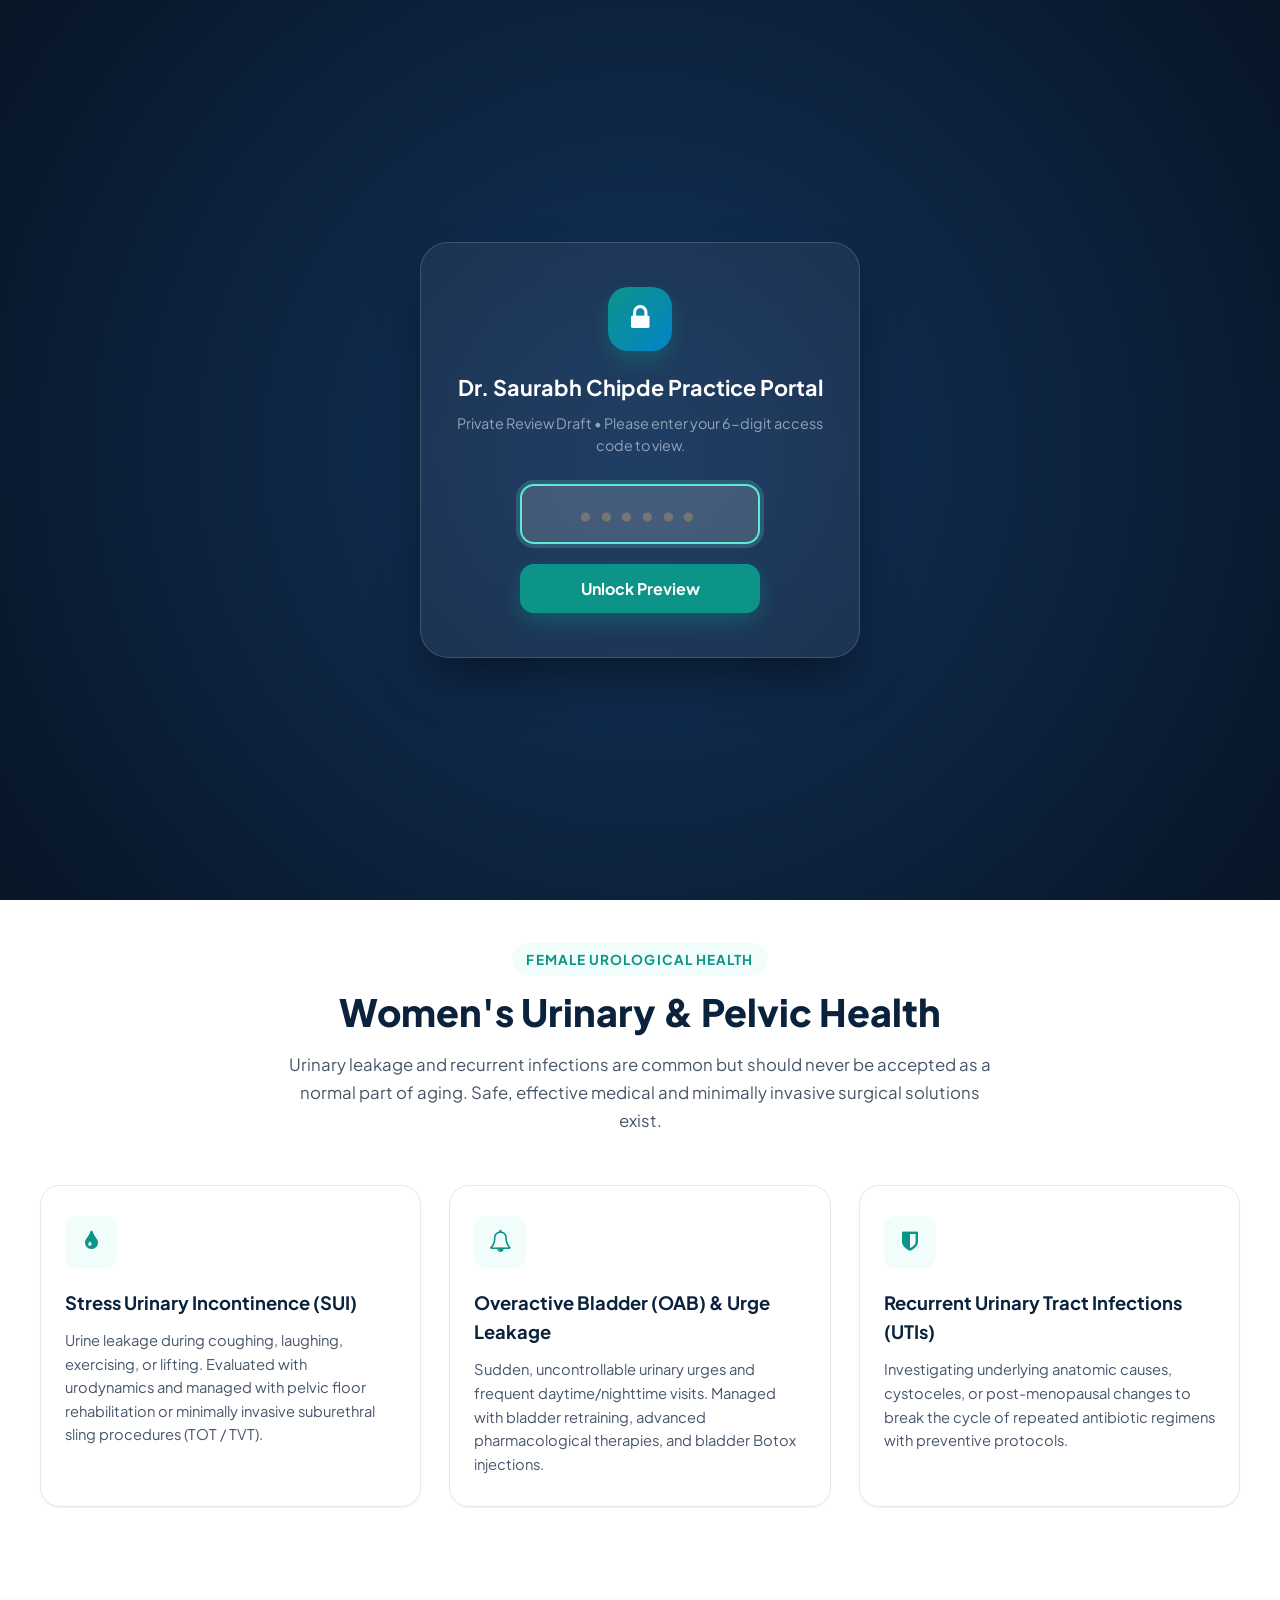
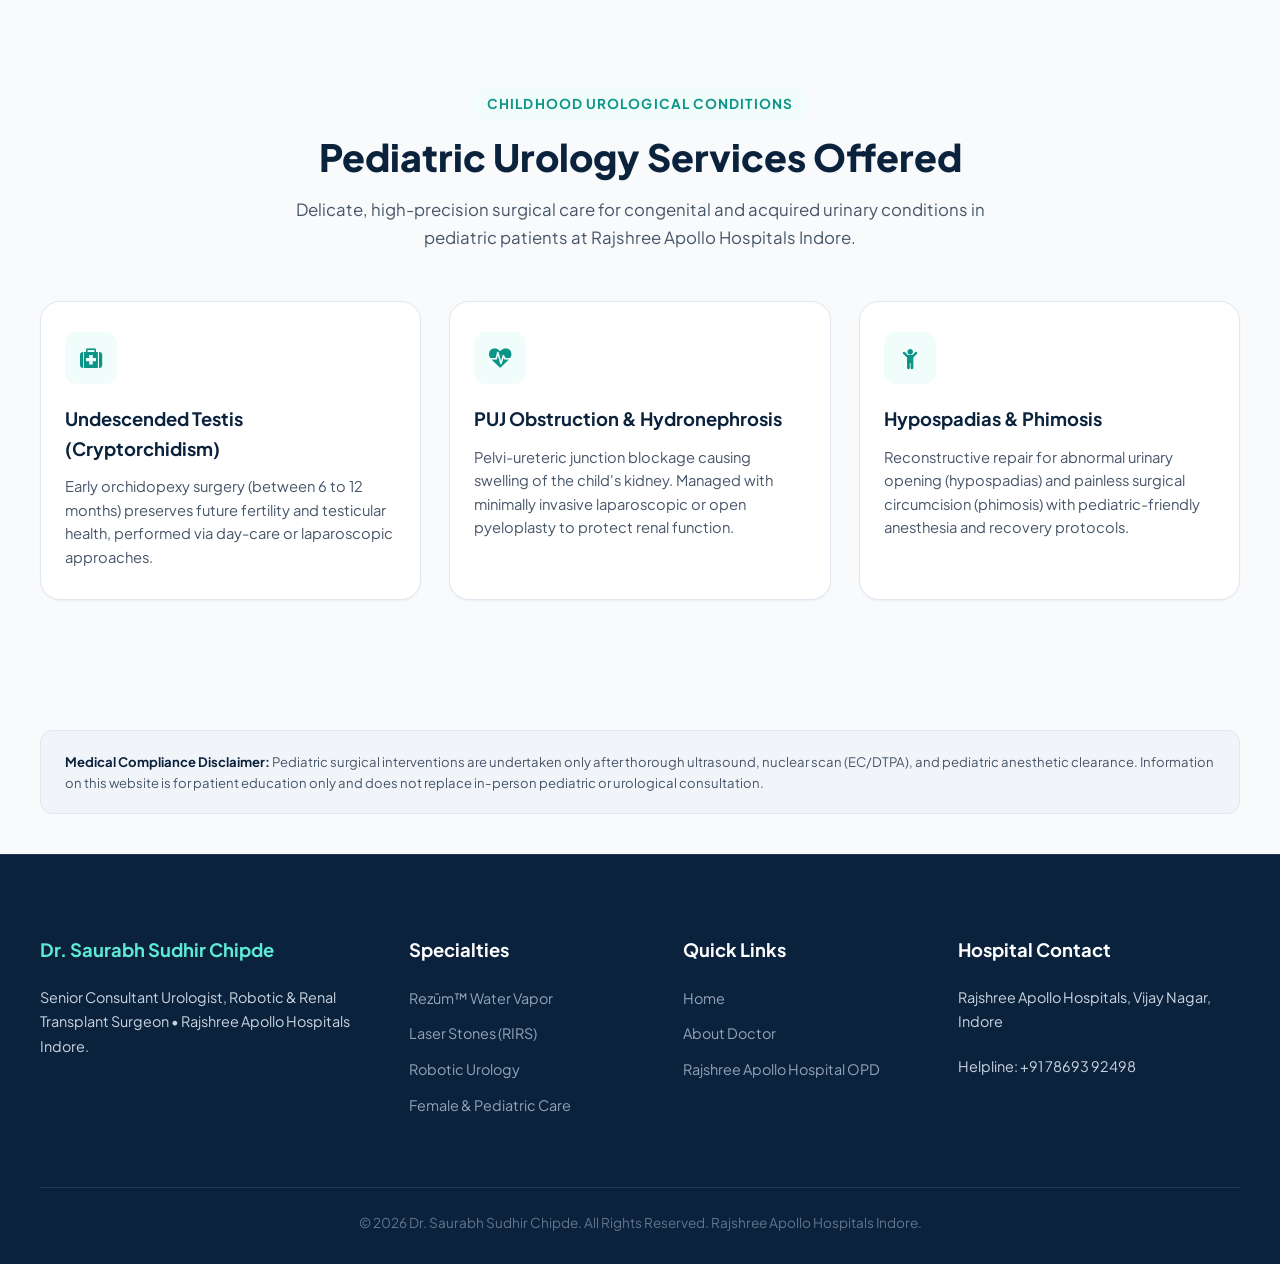
<file: female-pediatric-urology.html>
<!DOCTYPE html>
<html lang="en">
<head>
  <meta charset="UTF-8">
  <meta name="viewport" content="width=device-width, initial-scale=1.0">
  <title>Female & Pediatric Urology in Indore | Incontinence, UTIs & Child Urology | Dr. Saurabh Chipde</title>
  <meta name="description" content="Specialized female and pediatric urology in Indore by Dr. Saurabh Sudhir Chipde at Rajshree Apollo Hospitals. Caring treatment for urinary incontinence, recurrent UTIs, pediatric hydronephrosis, PUJ obstruction & undescended testis.">
  <meta name="keywords" content="Female urology Indore, urinary incontinence treatment Indore, recurrent UTI specialist Indore, pediatric urologist Indore, undescended testis surgery Indore, Dr Saurabh Chipde">

  <link rel="preconnect" href="https://fonts.googleapis.com">
  <link rel="preconnect" href="https://fonts.gstatic.com" crossorigin>
  <link href="https://fonts.googleapis.com/css2?family=Plus+Jakarta+Sans:wght@400;500;600;700;800&display=swap" rel="stylesheet">
  <link rel="stylesheet" href="https://cdnjs.cloudflare.com/ajax/libs/font-awesome/4.7.0/css/font-awesome.min.css">
  <link rel="stylesheet" href="styles.css">
</head>
<body>

  <!-- Emergency Banner -->
  <aside class="emergency-banner" aria-label="Emergency Care Guidance">
    <div class="container">
      <div class="emergency-banner-left">
        <div class="emergency-icon"><i class="fa fa-ambulance"></i></div>
        <div><strong>Urgent Notice:</strong> High fever with chills, severe urinary tract infection, or pediatric acute pain? Visit Rajshree Apollo Hospitals 24x7 Emergency immediately.</div>
      </div>
      <a href="tel:+917869392498" class="emergency-phone"><i class="fa fa-phone"></i> Emergency Help: +91 78693 92498</a>
    </div>
  </aside>

  <!-- Top Bar -->
  <div class="top-bar">
    <div class="container">
      <div class="top-bar-left">
        <span class="top-bar-badge"><i class="fa fa-hospital-o"></i> Rajshree Apollo Hospitals, Vijay Nagar, Indore</span>
        <span><i class="fa fa-clock-o"></i> Mon – Sat 10:00 AM – 06:00 PM</span>
      </div>
      <div class="top-bar-right">
        <a href="tel:+917869392498"><i class="fa fa-phone"></i> +91 78693 92498</a>
        <a href="https://www.instagram.com/dr.saurabhchipde/" target="_blank" style="color: #fbcfe8;">
          <i class="fa fa-instagram"></i> 8K+ Followers
        </a>
      </div>
    </div>
  </div>

  <!-- Header -->
  <header class="header-main" id="siteHeader">
    <div class="container nav-container">
      <a href="index.html" class="brand-logo">
        <div class="brand-mark">SC</div>
        <div class="brand-info">
          <h1>Dr. Saurabh Chipde</h1>
          <span>Senior Urologist • Rajshree Apollo Hospitals Indore</span>
        </div>
      </a>

      <nav>
        <ul class="nav-links">
          <li><a href="index.html">Home</a></li>
          <li><a href="about.html">About Doctor</a></li>
          
          <li class="nav-item-dropdown active">
            <button type="button" class="nav-dropdown-toggle">
              Treatments <i class="fa fa-chevron-down dropdown-caret"></i>
            </button>
            <ul class="dropdown-menu">
              <li><a href="rezum-indore.html"><i class="fa fa-tint"></i> Rezūm™ Water Vapor <span class="dropdown-badge">100+ Done*</span></a></li>
              <li><a href="urolift-indore.html"><i class="fa fa-compress"></i> UroLift® System</a></li>
              <li><a href="itind-indore.html"><i class="fa fa-arrows-alt"></i> iTind™ Procedure</a></li>
              <li><a href="kidney-stones.html"><i class="fa fa-crosshairs"></i> Kidney Stone & RIRS</a></li>
              <li><a href="robotic-urology.html"><i class="fa fa-cogs"></i> Robotic Urology</a></li>
              <li><a href="laparoscopic-urology.html"><i class="fa fa-scissors"></i> Laparoscopic Urology</a></li>
              <li><a href="kidney-transplant.html"><i class="fa fa-heartbeat"></i> Renal Transplantation</a></li>
              <li><a href="prostate-health.html"><i class="fa fa-shield"></i> Prostate Health & PSA</a></li>
              <li class="dropdown-divider"></li>
              <li><a href="male-fertility.html"><i class="fa fa-user-md"></i> Andrology & Infertility</a></li>
              <li><a href="uro-oncology.html"><i class="fa fa-stethoscope"></i> Uro-Oncology</a></li>
              <li><a href="female-pediatric-urology.html"><i class="fa fa-child"></i> Female & Pediatric</a></li>
            </ul>
          </li>

          <li class="nav-item-dropdown">
            <button type="button" class="nav-dropdown-toggle">
              Prostate Care <i class="fa fa-chevron-down dropdown-caret"></i>
            </button>
            <ul class="dropdown-menu">
              <li><a href="prostate-health.html"><i class="fa fa-info-circle"></i> Prostate & BPH Overview</a></li>
              <li><a href="rezum-indore.html"><i class="fa fa-tint"></i> Rezūm™ Steam Therapy</a></li>
              <li><a href="urolift-indore.html"><i class="fa fa-compress"></i> UroLift® System</a></li>
              <li><a href="itind-indore.html"><i class="fa fa-arrows-alt"></i> iTind™ Procedure</a></li>
            </ul>
          </li>

          <li><a href="robotic-urology.html">Robotic Urology</a></li>
          <li><a href="kidney-transplant.html">Kidney Transplant</a></li>
          <li><a href="contact.html">Contact</a></li>
        </ul>
      </nav>

      <div class="nav-actions">
        <a href="tel:+917869392498" class="header-action-icon phone-icon" title="Call Clinic"><i class="fa fa-phone"></i></a>
        <a href="https://wa.me/917869392498?text=Hello%20Dr.%20Chipde%27s%20team,%20I%20would%20like%20to%20consult%20regarding%20female%20or%20pediatric%20urology." target="_blank" class="header-action-icon wa-icon" title="WhatsApp"><i class="fa fa-whatsapp"></i></a>
        <button type="button" class="btn btn-book-nav js-open-booking">Book Consult</button>
        <button type="button" class="menu-toggle" aria-label="Toggle menu"><i class="fa fa-bars"></i></button>
      </div>
    </div>
  </header>

  <!-- Hero Section -->
  <section class="hero-section" style="padding: 50px 0 60px;">
    <div class="container hero-grid">
      <div class="hero-content">
        <div class="badge-trust">
          <i class="fa fa-child"></i> Specialized Care • Rajshree Apollo Hospitals Indore
        </div>
        <h1 class="hero-title">
          Compassionate <span class="highlight">Female & Pediatric</span> Urology in Indore
        </h1>
        <p class="hero-subtitle">
          Dedicated clinical expertise for women dealing with urinary incontinence, bladder prolapse, and recurrent UTIs, alongside gentle, precise reconstructive urology for infants and children.
        </p>

        <div class="hero-actions">
          <a href="https://wa.me/917869392498?text=Hello%20Dr.%20Chipde%27s%20team,%20I%20would%20like%20to%20consult%20for%20a%20family%20member." target="_blank" class="btn btn-whatsapp btn-lg">
            <i class="fa fa-whatsapp"></i> Consult on WhatsApp
          </a>
          <button type="button" class="btn btn-primary btn-lg js-open-booking">
            <i class="fa fa-calendar-check-o"></i> Book In-Clinic Visit
          </button>
        </div>
      </div>

      <div class="hero-image-wrapper">
        <div class="hero-doctor-card">
          <img src="dr-chipde-apollo-coat.jpg" alt="Dr Saurabh Sudhir Chipde Female Pediatric Urologist Indore" class="hero-img">
          <div class="floating-pill pill-apollo">
            <div class="pill-icon"><i class="fa fa-hospital-o"></i></div>
            <div class="pill-text">
              <strong>Rajshree Apollo Hospitals</strong>
              <span>Vijay Nagar, Indore</span>
            </div>
          </div>
        </div>
      </div>
    </div>
  </section>

  <!-- Female Urology Services -->
  <section class="section" style="background: white;">
    <div class="container">
      <div class="section-header">
        <span class="section-tag">Female Urological Health</span>
        <h2 class="section-title">Women's Urinary & Pelvic Health</h2>
        <p class="section-description">
          Urinary leakage and recurrent infections are common but should never be accepted as a normal part of aging. Safe, effective medical and minimally invasive surgical solutions exist.
        </p>
      </div>

      <div class="why-choose-grid">
        <div class="why-choose-card">
          <div class="why-choose-icon"><i class="fa fa-tint"></i></div>
          <h3>Stress Urinary Incontinence (SUI)</h3>
          <p>Urine leakage during coughing, laughing, exercising, or lifting. Evaluated with urodynamics and managed with pelvic floor rehabilitation or minimally invasive suburethral sling procedures (TOT / TVT).</p>
        </div>

        <div class="why-choose-card">
          <div class="why-choose-icon"><i class="fa fa-bell-o"></i></div>
          <h3>Overactive Bladder (OAB) & Urge Leakage</h3>
          <p>Sudden, uncontrollable urinary urges and frequent daytime/nighttime visits. Managed with bladder retraining, advanced pharmacological therapies, and bladder Botox injections.</p>
        </div>

        <div class="why-choose-card">
          <div class="why-choose-icon"><i class="fa fa-shield"></i></div>
          <h3>Recurrent Urinary Tract Infections (UTIs)</h3>
          <p>Investigating underlying anatomic causes, cystoceles, or post-menopausal changes to break the cycle of repeated antibiotic regimens with preventive protocols.</p>
        </div>
      </div>
    </div>
  </section>

  <!-- Pediatric Urology Services -->
  <section class="section" style="background: var(--color-bg);">
    <div class="container">
      <div class="section-header">
        <span class="section-tag">Childhood Urological Conditions</span>
        <h2 class="section-title">Pediatric Urology Services Offered</h2>
        <p class="section-description">
          Delicate, high-precision surgical care for congenital and acquired urinary conditions in pediatric patients at Rajshree Apollo Hospitals Indore.
        </p>
      </div>

      <div class="why-choose-grid">
        <div class="why-choose-card">
          <div class="why-choose-icon"><i class="fa fa-medkit"></i></div>
          <h3>Undescended Testis (Cryptorchidism)</h3>
          <p>Early orchidopexy surgery (between 6 to 12 months) preserves future fertility and testicular health, performed via day-care or laparoscopic approaches.</p>
        </div>

        <div class="why-choose-card">
          <div class="why-choose-icon"><i class="fa fa-heartbeat"></i></div>
          <h3>PUJ Obstruction & Hydronephrosis</h3>
          <p>Pelvi-ureteric junction blockage causing swelling of the child's kidney. Managed with minimally invasive laparoscopic or open pyeloplasty to protect renal function.</p>
        </div>

        <div class="why-choose-card">
          <div class="why-choose-icon"><i class="fa fa-child"></i></div>
          <h3>Hypospadias & Phimosis</h3>
          <p>Reconstructive repair for abnormal urinary opening (hypospadias) and painless surgical circumcision (phimosis) with pediatric-friendly anesthesia and recovery protocols.</p>
        </div>
      </div>
    </div>
  </section>

  <!-- Medical Compliance Disclaimer -->
  <div class="container">
    <div class="medical-disclaimer-box">
      <strong>Medical Compliance Disclaimer:</strong> Pediatric surgical interventions are undertaken only after thorough ultrasound, nuclear scan (EC/DTPA), and pediatric anesthetic clearance. Information on this website is for patient education only and does not replace in-person pediatric or urological consultation.
    </div>
  </div>

  <!-- Footer -->
  <footer class="footer-main" style="margin-top: 40px;">
    <div class="container">
      <div class="footer-grid">
        <div class="footer-col">
          <h4 style="color: #5eead4;">Dr. Saurabh Sudhir Chipde</h4>
          <p>Senior Consultant Urologist, Robotic & Renal Transplant Surgeon • Rajshree Apollo Hospitals Indore.</p>
        </div>
        <div class="footer-col">
          <h4>Specialties</h4>
          <ul class="footer-links">
            <li><a href="rezum-indore.html">Rezūm™ Water Vapor</a></li>
            <li><a href="kidney-stones.html">Laser Stones (RIRS)</a></li>
            <li><a href="robotic-urology.html">Robotic Urology</a></li>
            <li><a href="female-pediatric-urology.html">Female & Pediatric Care</a></li>
          </ul>
        </div>
        <div class="footer-col">
          <h4>Quick Links</h4>
          <ul class="footer-links">
            <li><a href="index.html">Home</a></li>
            <li><a href="about.html">About Doctor</a></li>
            <li><a href="contact.html">Rajshree Apollo Hospital OPD</a></li>
          </ul>
        </div>
        <div class="footer-col">
          <h4>Hospital Contact</h4>
          <p style="color: #cbd5e1; font-size: 0.9rem;">Rajshree Apollo Hospitals, Vijay Nagar, Indore</p>
          <p style="color: #cbd5e1; font-size: 0.9rem;">Helpline: +91 78693 92498</p>
        </div>
      </div>
      <div class="footer-bottom">
        <p>© 2026 Dr. Saurabh Sudhir Chipde. All Rights Reserved. Rajshree Apollo Hospitals Indore.</p>
      </div>
    </div>
  </footer>

  <script src="app.js"></script>
</body>
</html>
</file>
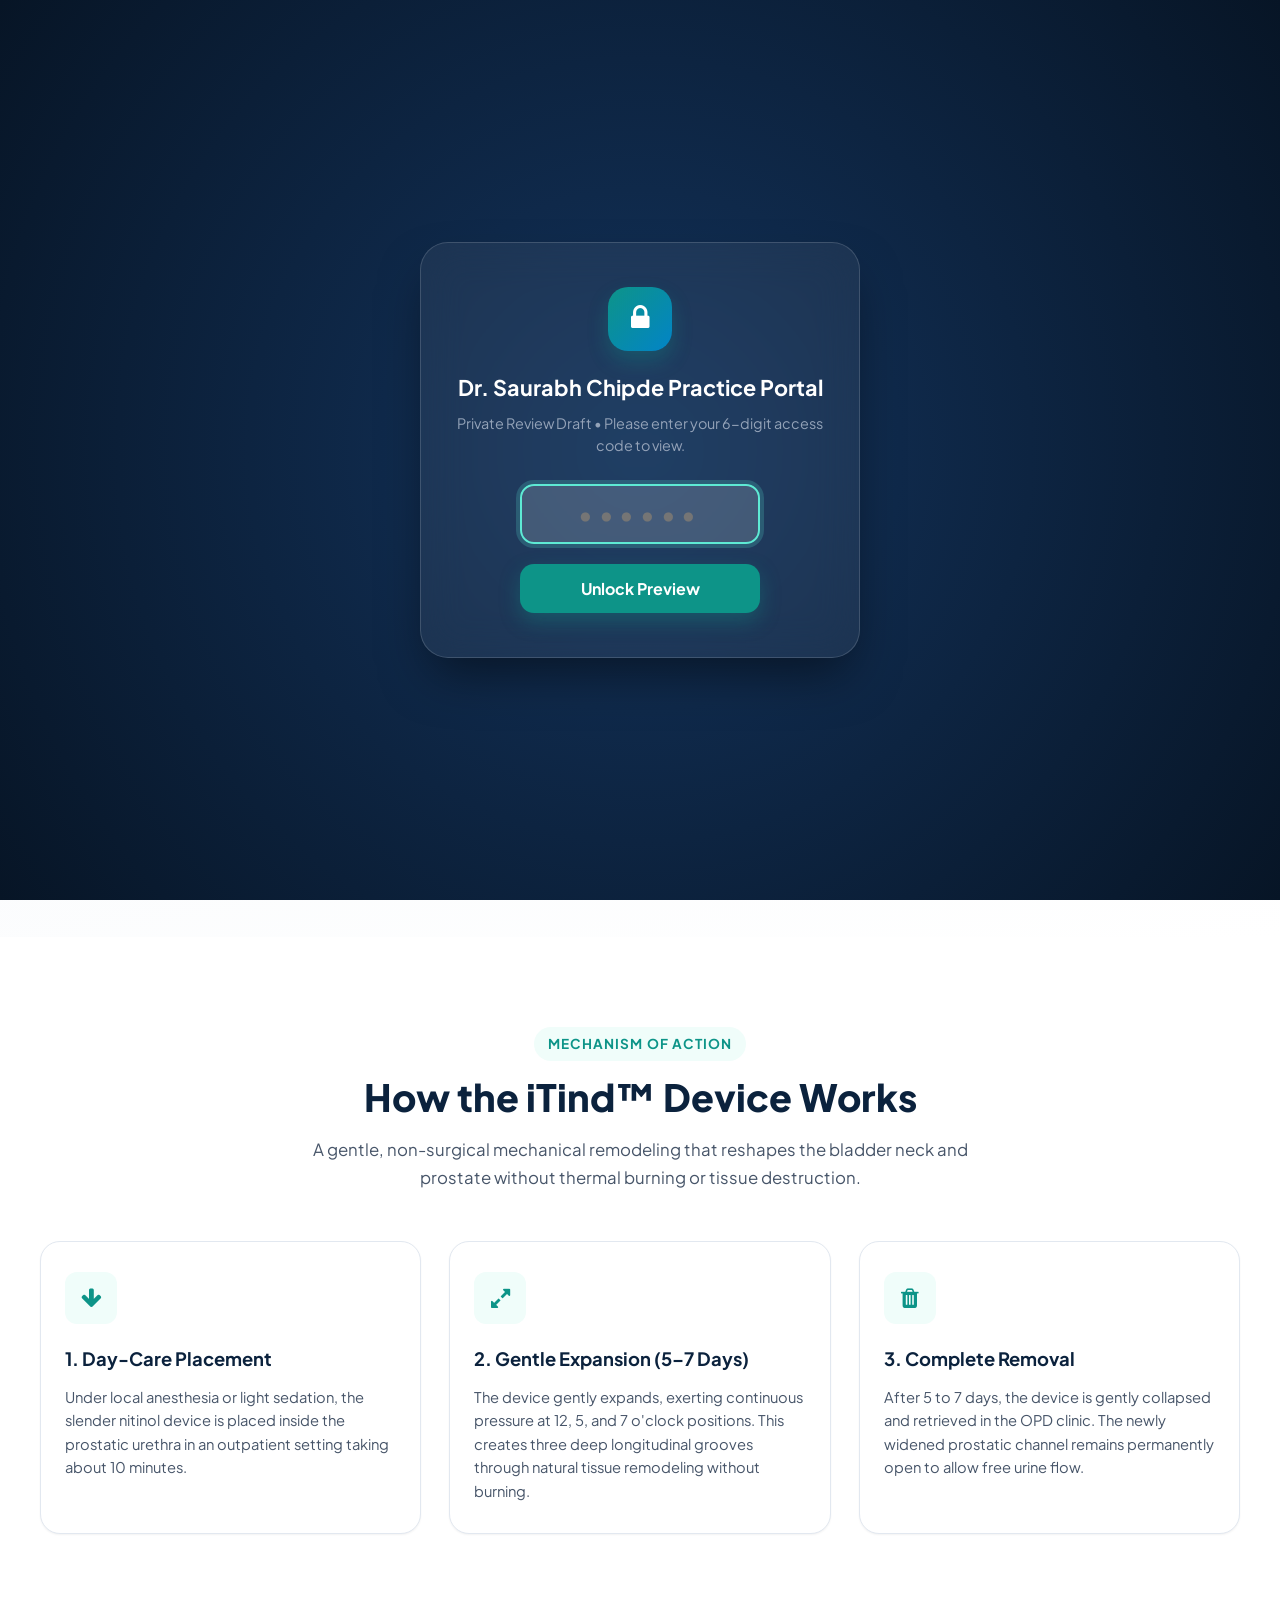
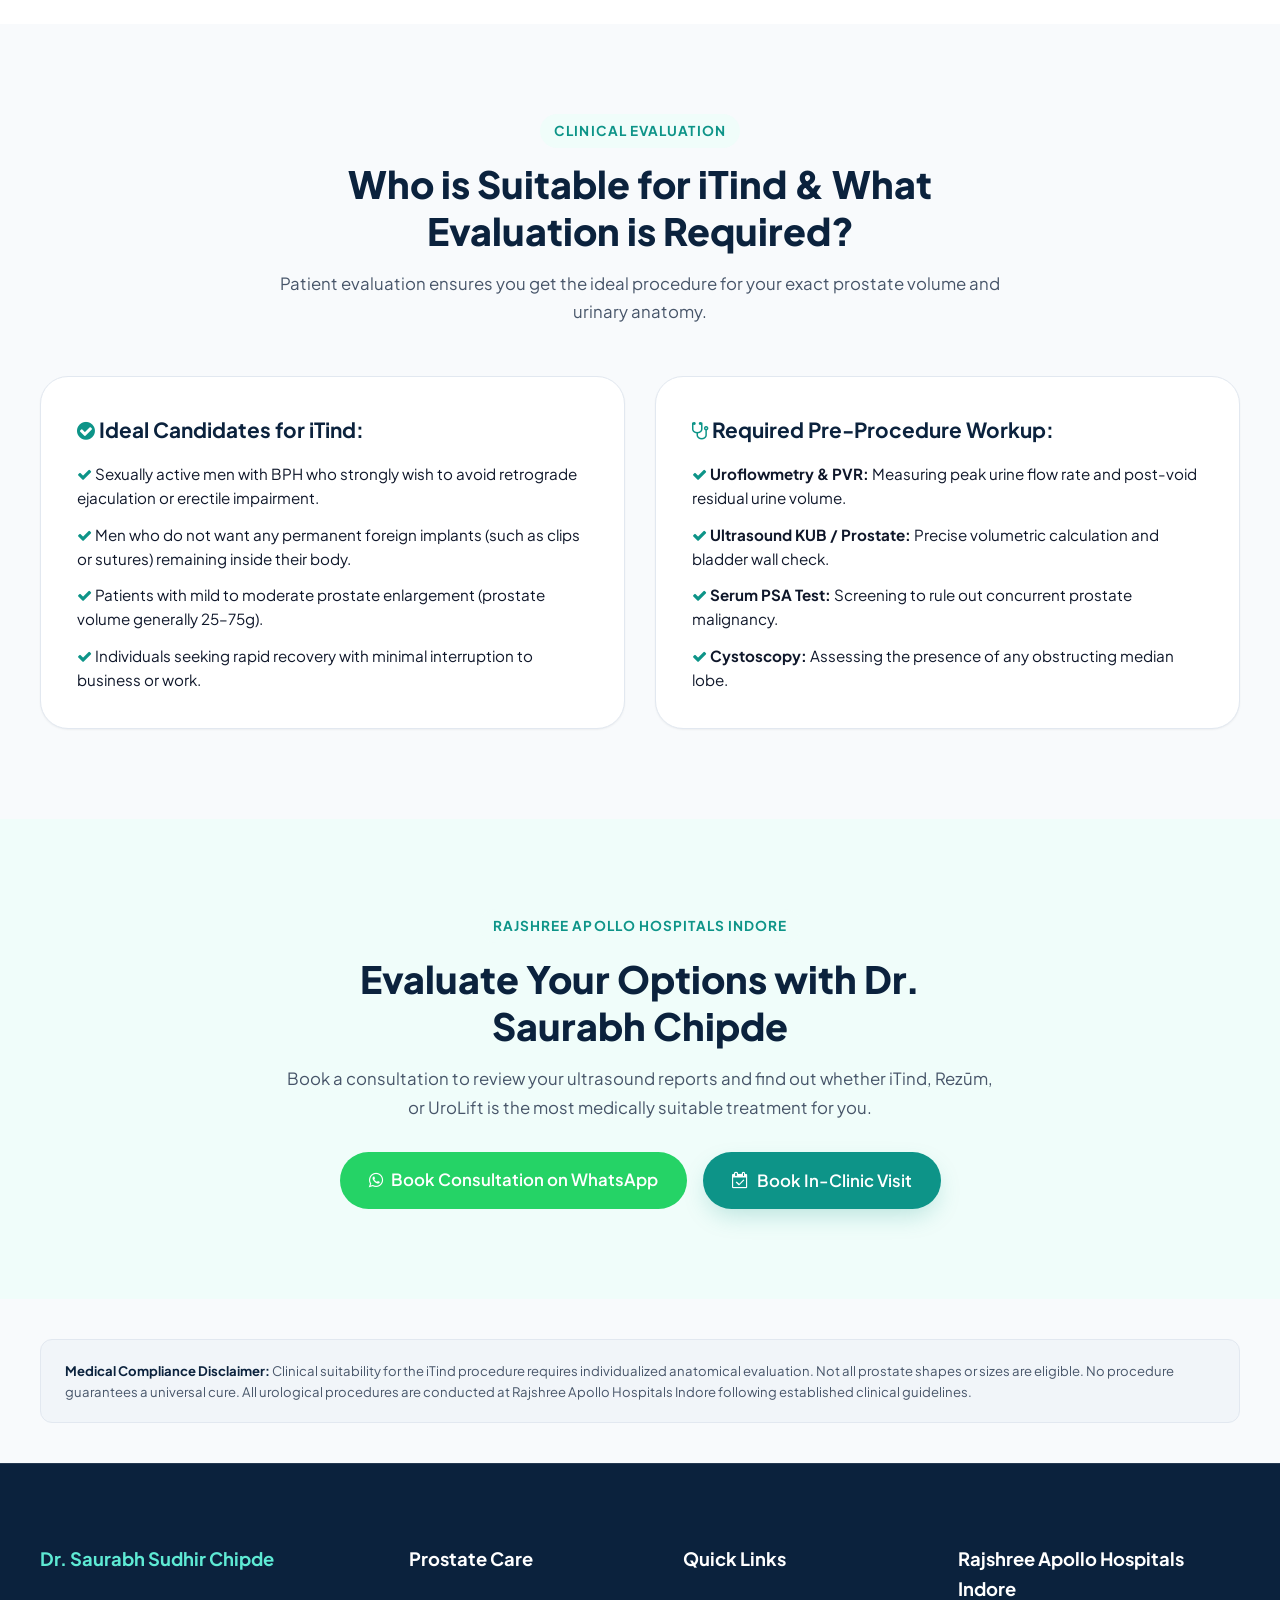
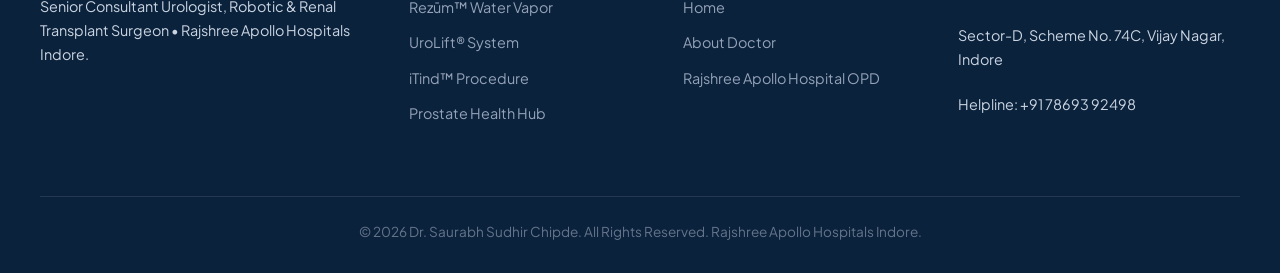
<file: itind-indore.html>
<!DOCTYPE html>
<html lang="en">
<head>
  <meta charset="UTF-8">
  <meta name="viewport" content="width=device-width, initial-scale=1.0">
  <title>iTind™ Procedure in Indore | Temporary BPH Device | Dr. Saurabh Chipde</title>
  <meta name="description" content="Learn about iTind™ temporary nitinol implant for enlarged prostate in Indore by Dr. Saurabh Sudhir Chipde at Rajshree Apollo Hospitals. Zero permanent implants, rapid recovery, sexual health preservation.">
  <meta name="keywords" content="iTind Indore, iTind procedure Indore, temporary prostate implant Indore, BPH treatment without permanent implant, Dr Saurabh Chipde iTind, Rajshree Apollo Hospitals Indore">

  <link rel="preconnect" href="https://fonts.googleapis.com">
  <link rel="preconnect" href="https://fonts.gstatic.com" crossorigin>
  <link href="https://fonts.googleapis.com/css2?family=Plus+Jakarta+Sans:wght@400;500;600;700;800&display=swap" rel="stylesheet">
  <link rel="stylesheet" href="https://cdnjs.cloudflare.com/ajax/libs/font-awesome/4.7.0/css/font-awesome.min.css">
  <link rel="stylesheet" href="styles.css">
</head>
<body>

  <!-- Emergency Banner -->
  <aside class="emergency-banner" aria-label="Emergency Care Guidance">
    <div class="container">
      <div class="emergency-banner-left">
        <div class="emergency-icon"><i class="fa fa-ambulance"></i></div>
        <div><strong>Urgent Prostate Guidance:</strong> Acute retention or critical urinary pain? Visit Rajshree Apollo Hospitals 24x7 Emergency immediately.</div>
      </div>
      <a href="tel:+917869392498" class="emergency-phone"><i class="fa fa-phone"></i> Emergency Help: +91 78693 92498</a>
    </div>
  </aside>

  <!-- Top Bar -->
  <div class="top-bar">
    <div class="container">
      <div class="top-bar-left">
        <span class="top-bar-badge"><i class="fa fa-hospital-o"></i> Rajshree Apollo Hospitals, Sector-D, Scheme No. 74C, Vijay Nagar, Indore</span>
        <span><i class="fa fa-clock-o"></i> Mon – Sat 10:00 AM – 06:00 PM</span>
      </div>
      <div class="top-bar-right">
        <a href="tel:+917869392498"><i class="fa fa-phone"></i> +91 78693 92498</a>
        <a href="https://www.instagram.com/dr.saurabhchipde/" target="_blank" style="color: #fbcfe8;">
          <i class="fa fa-instagram"></i> 8K+ Followers
        </a>
      </div>
    </div>
  </div>

  <!-- Header -->
  <header class="header-main" id="siteHeader">
    <div class="container nav-container">
      <a href="index.html" class="brand-logo">
        <div class="brand-mark">SC</div>
        <div class="brand-info">
          <h1>Dr. Saurabh Chipde</h1>
          <span>Senior Urologist • Rajshree Apollo Hospitals Indore</span>
        </div>
      </a>

      <nav>
        <ul class="nav-links">
          <li><a href="index.html">Home</a></li>
          <li><a href="about.html">About Doctor</a></li>
          
          <li class="nav-item-dropdown">
            <button type="button" class="nav-dropdown-toggle">
              Treatments <i class="fa fa-chevron-down dropdown-caret"></i>
            </button>
            <ul class="dropdown-menu">
              <li><a href="rezum-indore.html"><i class="fa fa-tint"></i> Rezūm™ Water Vapor <span class="dropdown-badge">100+ Done*</span></a></li>
              <li><a href="urolift-indore.html"><i class="fa fa-compress"></i> UroLift® System</a></li>
              <li><a href="itind-indore.html"><i class="fa fa-arrows-alt"></i> iTind™ Procedure</a></li>
              <li><a href="kidney-stones.html"><i class="fa fa-crosshairs"></i> Kidney Stone & RIRS</a></li>
              <li><a href="robotic-urology.html"><i class="fa fa-cogs"></i> Robotic Urology</a></li>
              <li><a href="laparoscopic-urology.html"><i class="fa fa-scissors"></i> Laparoscopic Urology</a></li>
              <li><a href="kidney-transplant.html"><i class="fa fa-heartbeat"></i> Renal Transplantation</a></li>
              <li><a href="prostate-health.html"><i class="fa fa-shield"></i> Prostate Health & PSA</a></li>
              <li class="dropdown-divider"></li>
              <li><a href="male-fertility.html"><i class="fa fa-user-md"></i> Andrology & Infertility</a></li>
              <li><a href="uro-oncology.html"><i class="fa fa-stethoscope"></i> Uro-Oncology</a></li>
              <li><a href="female-pediatric-urology.html"><i class="fa fa-child"></i> Female & Pediatric</a></li>
            </ul>
          </li>

          <li class="nav-item-dropdown">
            <button type="button" class="nav-dropdown-toggle">
              Prostate Care <i class="fa fa-chevron-down dropdown-caret"></i>
            </button>
            <ul class="dropdown-menu">
              <li><a href="prostate-health.html"><i class="fa fa-info-circle"></i> Prostate & BPH Overview</a></li>
              <li><a href="rezum-indore.html"><i class="fa fa-tint"></i> Rezūm™ Steam Therapy</a></li>
              <li><a href="urolift-indore.html"><i class="fa fa-compress"></i> UroLift® System</a></li>
              <li><a href="itind-indore.html"><i class="fa fa-arrows-alt"></i> iTind™ Procedure</a></li>
            </ul>
          </li>

          <li><a href="robotic-urology.html">Robotic Urology</a></li>
          <li><a href="kidney-transplant.html">Kidney Transplant</a></li>
          <li><a href="contact.html">Contact</a></li>
        </ul>
      </nav>

      <div class="nav-actions">
        <a href="tel:+917869392498" class="header-action-icon phone-icon" title="Call Clinic"><i class="fa fa-phone"></i></a>
        <a href="https://wa.me/917869392498?text=Hello%20Dr.%20Chipde%27s%20team,%20I%20would%20like%20to%20inquire%20about%20the%20iTind%20procedure." target="_blank" class="header-action-icon wa-icon" title="WhatsApp"><i class="fa fa-whatsapp"></i></a>
        <button type="button" class="btn btn-book-nav js-open-booking">Book Consult</button>
        <button type="button" class="menu-toggle" aria-label="Toggle menu"><i class="fa fa-bars"></i></button>
      </div>
    </div>
  </header>

  <!-- Hero Section -->
  <section class="hero-section" style="padding: 50px 0 60px;">
    <div class="container hero-grid">
      <div class="hero-content">
        <div class="badge-trust">
          <i class="fa fa-arrows-alt"></i> Temporary Nitinol Prostate Remodeling • Rajshree Apollo Hospitals Indore
        </div>
        <h1 class="hero-title">
          iTind™ Procedure in Indore: <span class="highlight">Zero Permanent Implants</span> for BPH
        </h1>
        <p class="hero-subtitle">
          The iTind™ device is an innovative, temporary nitinol scaffold placed for just 5 to 7 days to gently reshape the prostatic urethra, creating channels for free urine flow before being removed completely.
        </p>

        <div class="hero-features">
          <div class="hero-feature-item"><i class="fa fa-check-circle"></i> Removed After 5–7 Days</div>
          <div class="hero-feature-item"><i class="fa fa-check-circle"></i> Zero Permanent Foreign Bodies Left</div>
          <div class="hero-feature-item"><i class="fa fa-check-circle"></i> High Preservation of Sexual & Ejaculatory Function</div>
          <div class="hero-feature-item"><i class="fa fa-check-circle"></i> Day-Care Outpatient Placement</div>
        </div>

        <div class="hero-actions">
          <a href="https://wa.me/917869392498?text=Hello%20Dr.%20Chipde%27s%20team,%20I%20would%20like%20to%20know%20more%20about%20the%20iTind%20procedure%20at%20Apollo%20Hospitals%20Indore." target="_blank" class="btn btn-whatsapp btn-lg">
            <i class="fa fa-whatsapp"></i> Inquire About iTind on WhatsApp
          </a>
          <button type="button" class="btn btn-primary btn-lg js-open-booking">
            <i class="fa fa-calendar-check-o"></i> Book Evaluation
          </button>
        </div>
      </div>

      <div class="hero-image-wrapper">
        <div class="hero-doctor-card">
          <img src="dr-chipde-scrubs-alt.jpg" alt="Dr Saurabh Sudhir Chipde iTind Specialist Indore" class="hero-img">
          <div class="floating-pill pill-rezum">
            <div class="pill-icon"><i class="fa fa-arrows-alt"></i></div>
            <div class="pill-text">
              <strong>Temporary Device</strong>
              <span>5–7 Days In Place Only</span>
            </div>
          </div>
        </div>
      </div>
    </div>
  </section>

  <!-- How iTind Works -->
  <section class="section" style="background: white;">
    <div class="container">
      <div class="section-header">
        <span class="section-tag">Mechanism of Action</span>
        <h2 class="section-title">How the iTind™ Device Works</h2>
        <p class="section-description">
          A gentle, non-surgical mechanical remodeling that reshapes the bladder neck and prostate without thermal burning or tissue destruction.
        </p>
      </div>

      <div class="why-choose-grid">
        <div class="why-choose-card">
          <div class="why-choose-icon"><i class="fa fa-arrow-down"></i></div>
          <h3>1. Day-Care Placement</h3>
          <p>Under local anesthesia or light sedation, the slender nitinol device is placed inside the prostatic urethra in an outpatient setting taking about 10 minutes.</p>
        </div>

        <div class="why-choose-card">
          <div class="why-choose-icon"><i class="fa fa-expand"></i></div>
          <h3>2. Gentle Expansion (5–7 Days)</h3>
          <p>The device gently expands, exerting continuous pressure at 12, 5, and 7 o'clock positions. This creates three deep longitudinal grooves through natural tissue remodeling without burning.</p>
        </div>

        <div class="why-choose-card">
          <div class="why-choose-icon"><i class="fa fa-trash"></i></div>
          <h3>3. Complete Removal</h3>
          <p>After 5 to 7 days, the device is gently collapsed and retrieved in the OPD clinic. The newly widened prostatic channel remains permanently open to allow free urine flow.</p>
        </div>
      </div>
    </div>
  </section>

  <!-- Who is Suitable & Required Evaluation -->
  <section class="section" style="background: var(--color-bg);">
    <div class="container">
      <div class="section-header">
        <span class="section-tag">Clinical Evaluation</span>
        <h2 class="section-title">Who is Suitable for iTind & What Evaluation is Required?</h2>
        <p class="section-description">
          Patient evaluation ensures you get the ideal procedure for your exact prostate volume and urinary anatomy.
        </p>
      </div>

      <div style="display: grid; grid-template-columns: 1fr 1fr; gap: 30px;">
        <div style="background: white; border-radius: var(--radius-xl); padding: 36px; border: 1px solid var(--color-border); box-shadow: var(--shadow-sm);">
          <h3 style="color: var(--color-primary); font-size: 1.3rem; margin-bottom: 16px; font-weight: 700;">
            <i class="fa fa-check-circle" style="color: var(--color-accent);"></i> Ideal Candidates for iTind:
          </h3>
          <ul style="list-style: none; display: flex; flex-direction: column; gap: 12px; font-size: 0.95rem; color: var(--text-main);">
            <li><i class="fa fa-check" style="color: var(--color-accent);"></i> Sexually active men with BPH who strongly wish to avoid retrograde ejaculation or erectile impairment.</li>
            <li><i class="fa fa-check" style="color: var(--color-accent);"></i> Men who do not want any permanent foreign implants (such as clips or sutures) remaining inside their body.</li>
            <li><i class="fa fa-check" style="color: var(--color-accent);"></i> Patients with mild to moderate prostate enlargement (prostate volume generally 25–75g).</li>
            <li><i class="fa fa-check" style="color: var(--color-accent);"></i> Individuals seeking rapid recovery with minimal interruption to business or work.</li>
          </ul>
        </div>

        <div style="background: white; border-radius: var(--radius-xl); padding: 36px; border: 1px solid var(--color-border); box-shadow: var(--shadow-sm);">
          <h3 style="color: var(--color-primary); font-size: 1.3rem; margin-bottom: 16px; font-weight: 700;">
            <i class="fa fa-stethoscope" style="color: var(--color-accent);"></i> Required Pre-Procedure Workup:
          </h3>
          <ul style="list-style: none; display: flex; flex-direction: column; gap: 12px; font-size: 0.95rem; color: var(--text-main);">
            <li><i class="fa fa-check" style="color: var(--color-accent);"></i> <strong>Uroflowmetry & PVR:</strong> Measuring peak urine flow rate and post-void residual urine volume.</li>
            <li><i class="fa fa-check" style="color: var(--color-accent);"></i> <strong>Ultrasound KUB / Prostate:</strong> Precise volumetric calculation and bladder wall check.</li>
            <li><i class="fa fa-check" style="color: var(--color-accent);"></i> <strong>Serum PSA Test:</strong> Screening to rule out concurrent prostate malignancy.</li>
            <li><i class="fa fa-check" style="color: var(--color-accent);"></i> <strong>Cystoscopy:</strong> Assessing the presence of any obstructing median lobe.</li>
          </ul>
        </div>
      </div>
    </div>
  </section>

  <!-- CTA Section -->
  <section class="section" style="background: var(--color-accent-subtle); text-align: center;">
    <div class="container" style="max-width: 760px;">
      <span class="section-tag">Rajshree Apollo Hospitals Indore</span>
      <h2 class="section-title">Evaluate Your Options with Dr. Saurabh Chipde</h2>
      <p style="color: var(--text-muted); font-size: 1.05rem; line-height: 1.7; margin-bottom: 30px;">
        Book a consultation to review your ultrasound reports and find out whether iTind, Rezūm, or UroLift is the most medically suitable treatment for you.
      </p>
      <div style="display: flex; justify-content: center; gap: 16px; flex-wrap: wrap;">
        <a href="https://wa.me/917869392498?text=Hello%20Dr.%20Chipde%27s%20team,%20I%20would%20like%20to%20book%20a%20consultation.%20Please%20share%20the%20available%20appointment%20slots." target="_blank" class="btn btn-whatsapp btn-lg">
          <i class="fa fa-whatsapp"></i> Book Consultation on WhatsApp
        </a>
        <button type="button" class="btn btn-primary btn-lg js-open-booking">
          <i class="fa fa-calendar-check-o"></i> Book In-Clinic Visit
        </button>
      </div>
    </div>
  </section>

  <!-- Medical Compliance Disclaimer -->
  <div class="container">
    <div class="medical-disclaimer-box">
      <strong>Medical Compliance Disclaimer:</strong> Clinical suitability for the iTind procedure requires individualized anatomical evaluation. Not all prostate shapes or sizes are eligible. No procedure guarantees a universal cure. All urological procedures are conducted at Rajshree Apollo Hospitals Indore following established clinical guidelines.
    </div>
  </div>

  <!-- Footer -->
  <footer class="footer-main" style="margin-top: 40px;">
    <div class="container">
      <div class="footer-grid">
        <div class="footer-col">
          <h4 style="color: #5eead4;">Dr. Saurabh Sudhir Chipde</h4>
          <p>Senior Consultant Urologist, Robotic & Renal Transplant Surgeon • Rajshree Apollo Hospitals Indore.</p>
        </div>
        <div class="footer-col">
          <h4>Prostate Care</h4>
          <ul class="footer-links">
            <li><a href="rezum-indore.html">Rezūm™ Water Vapor</a></li>
            <li><a href="urolift-indore.html">UroLift® System</a></li>
            <li><a href="itind-indore.html">iTind™ Procedure</a></li>
            <li><a href="prostate-health.html">Prostate Health Hub</a></li>
          </ul>
        </div>
        <div class="footer-col">
          <h4>Quick Links</h4>
          <ul class="footer-links">
            <li><a href="index.html">Home</a></li>
            <li><a href="about.html">About Doctor</a></li>
            <li><a href="contact.html">Rajshree Apollo Hospital OPD</a></li>
          </ul>
        </div>
        <div class="footer-col">
          <h4>Rajshree Apollo Hospitals Indore</h4>
          <p style="color: #cbd5e1; font-size: 0.9rem;">Sector-D, Scheme No. 74C, Vijay Nagar, Indore</p>
          <p style="color: #cbd5e1; font-size: 0.9rem;">Helpline: +91 78693 92498</p>
        </div>
      </div>
      <div class="footer-bottom">
        <p>© 2026 Dr. Saurabh Sudhir Chipde. All Rights Reserved. Rajshree Apollo Hospitals Indore.</p>
      </div>
    </div>
  </footer>

  <div class="modal-backdrop" id="bookingModal">
    <div class="modal-dialog">
      <div class="modal-header">
        <div>
          <h3>Book Consultation with Dr. Saurabh Chipde</h3>
          <p>Rajshree Apollo Hospitals Indore</p>
        </div>
        <button type="button" class="modal-close" aria-label="Close modal">&times;</button>
      </div>
      <div class="modal-body">
        <p style="text-align: center; margin-bottom: 20px;">Connect directly on WhatsApp to inquire about iTind consultation:</p>
        <a href="https://wa.me/917869392498?text=Hello%20Dr.%20Chipde%27s%20team,%20I%20would%20like%20to%20book%20a%20consultation.%20Please%20share%20the%20available%20appointment%20slots." target="_blank" class="btn btn-whatsapp btn-lg" style="width: 100%;">
          <i class="fa fa-whatsapp"></i> Confirm on WhatsApp
        </a>
      </div>
    </div>
  </div>

  <script src="app.js"></script>
</body>
</html>
</file>
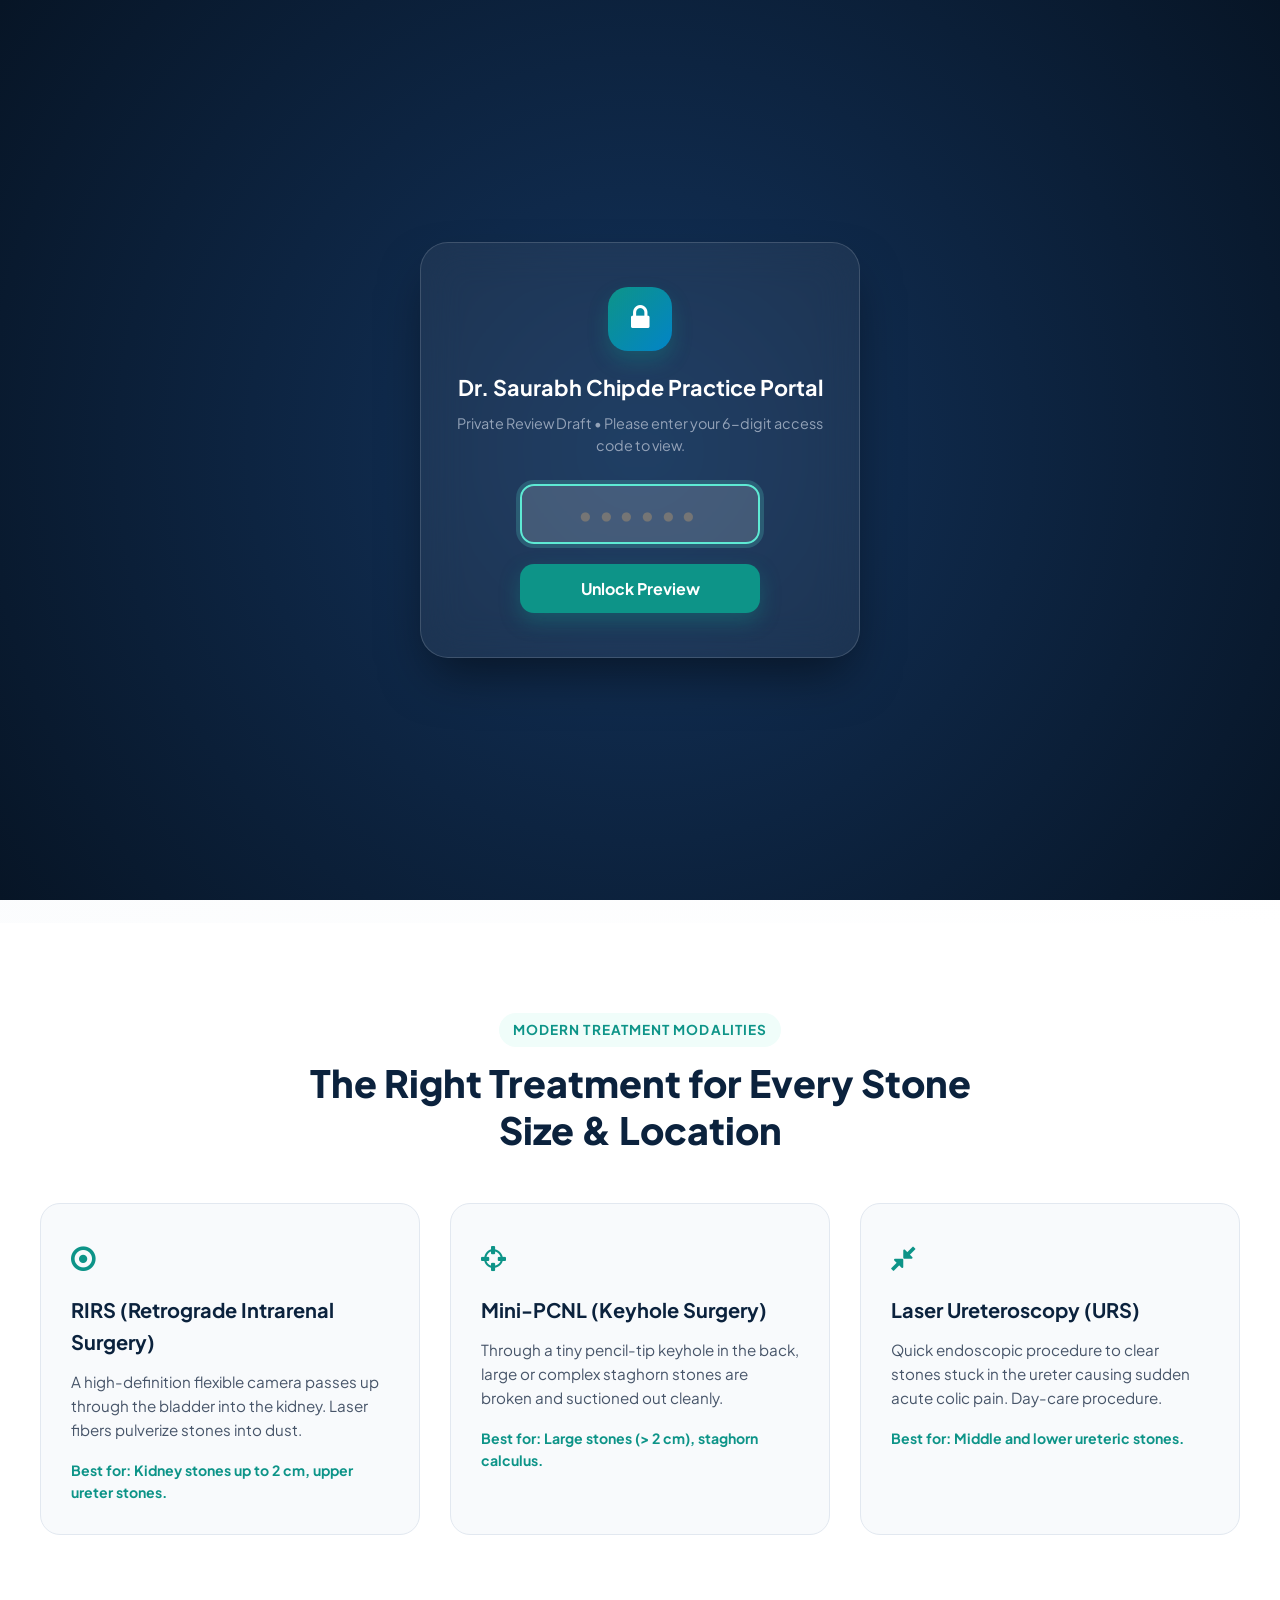
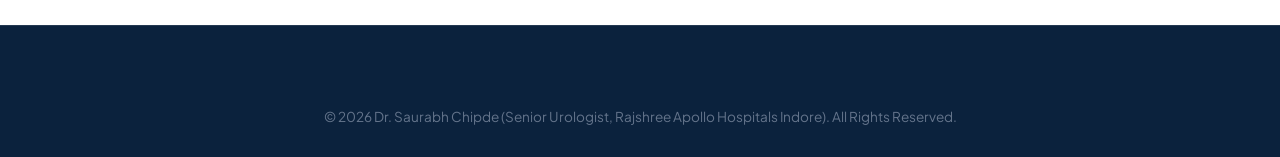
<file: kidney-stones.html>
<!DOCTYPE html>
<html lang="en">
<head>
  <meta charset="UTF-8">
  <meta name="viewport" content="width=device-width, initial-scale=1.0">
  <title>Kidney Stone Laser Treatment in Indore | RIRS & PCNL | Dr. Saurabh Chipde</title>
  <meta name="description" content="Painless laser kidney stone treatment in Indore by Dr. Saurabh Chipde at Rajshree Apollo Hospitals. Advanced Flexible RIRS & Mini-PCNL with zero cuts and 24-hour discharge.">
  <meta name="keywords" content="Kidney stone treatment Indore, laser stone surgery Indore, RIRS Indore, PCNL Indore, Dr Saurabh Chipde kidney stone">

  <link rel="preconnect" href="https://fonts.googleapis.com">
  <link rel="preconnect" href="https://fonts.gstatic.com" crossorigin>
  <link href="https://fonts.googleapis.com/css2?family=Plus+Jakarta+Sans:wght@400;500;600;700;800&display=swap" rel="stylesheet">
  <link rel="stylesheet" href="https://cdnjs.cloudflare.com/ajax/libs/font-awesome/4.7.0/css/font-awesome.min.css">
  <link rel="stylesheet" href="styles.css">
</head>
<body>

  <!-- Emergency Banner -->
  <aside class="emergency-banner" aria-label="Emergency Care Guidance">
    <div class="container">
      <div class="emergency-banner-left">
        <div class="emergency-icon"><i class="fa fa-ambulance"></i></div>
        <div><strong>Urgent Kidney Stone Care:</strong> Severe excruciating flank pain, vomiting, or stone with fever? Proceed directly to Apollo Emergency 24x7.</div>
      </div>
      <a href="tel:+917869392498" class="emergency-phone"><i class="fa fa-phone"></i> Emergency Help: +91 78693 92498</a>
    </div>
  </aside>

  <!-- Top Bar -->
  <div class="top-bar">
    <div class="container">
      <div class="top-bar-left">
        <span class="top-bar-badge"><i class="fa fa-hospital-o"></i> Rajshree Apollo Hospitals, Sector-D, Scheme No. 74C, Vijay Nagar, Indore</span>
        <span><i class="fa fa-clock-o"></i> Mon - Sat 10:00 AM – 06:00 PM</span>
      </div>
      <div class="top-bar-right">
        <a href="tel:+917869392498"><i class="fa fa-phone"></i> +91 78693 92498</a>
        <a href="https://www.instagram.com/dr.saurabhchipde/" target="_blank" style="color: #fbcfe8;">
          <i class="fa fa-instagram"></i> 8K+ Followers
        </a>
      </div>
    </div>
  </div>

  <!-- Header -->
  <header class="header-main" id="siteHeader">
    <div class="container nav-container">
      <a href="index.html" class="brand-logo">
        <div class="brand-mark">SC</div>
        <div class="brand-info">
          <h1>Dr. Saurabh Chipde</h1>
          <span>Senior Urologist • Rajshree Apollo Hospitals Indore</span>
        </div>
      </a>

      <nav>
        <ul class="nav-links">
          <li><a href="index.html">Home</a></li>
          <li><a href="about.html">About Doctor</a></li>
          
          <li class="nav-item-dropdown active">
            <button type="button" class="nav-dropdown-toggle">
              Treatments <i class="fa fa-chevron-down dropdown-caret"></i>
            </button>
            <ul class="dropdown-menu">
              <li><a href="rezum-indore.html"><i class="fa fa-tint"></i> Rezūm™ Water Vapor <span class="dropdown-badge">100+ Done*</span></a></li>
              <li><a href="urolift-indore.html"><i class="fa fa-compress"></i> UroLift® System</a></li>
              <li><a href="itind-indore.html"><i class="fa fa-arrows-alt"></i> iTind™ Procedure</a></li>
              <li><a href="kidney-stones.html" class="active"><i class="fa fa-crosshairs"></i> Kidney Stone & RIRS</a></li>
              <li><a href="robotic-urology.html"><i class="fa fa-cogs"></i> Robotic Urology</a></li>
              <li><a href="laparoscopic-urology.html"><i class="fa fa-scissors"></i> Laparoscopic Urology</a></li>
              <li><a href="kidney-transplant.html"><i class="fa fa-heartbeat"></i> Renal Transplantation</a></li>
              <li><a href="prostate-health.html"><i class="fa fa-shield"></i> Prostate Health & PSA</a></li>
              <li class="dropdown-divider"></li>
              <li><a href="male-fertility.html"><i class="fa fa-user-md"></i> Andrology & Infertility</a></li>
              <li><a href="uro-oncology.html"><i class="fa fa-stethoscope"></i> Uro-Oncology</a></li>
              <li><a href="female-pediatric-urology.html"><i class="fa fa-child"></i> Female & Pediatric</a></li>
            </ul>
          </li>

          <li class="nav-item-dropdown">
            <button type="button" class="nav-dropdown-toggle">
              Prostate Care <i class="fa fa-chevron-down dropdown-caret"></i>
            </button>
            <ul class="dropdown-menu">
              <li><a href="prostate-health.html"><i class="fa fa-info-circle"></i> Prostate & BPH Overview</a></li>
              <li><a href="rezum-indore.html"><i class="fa fa-tint"></i> Rezūm™ Steam Therapy</a></li>
              <li><a href="urolift-indore.html"><i class="fa fa-compress"></i> UroLift® System</a></li>
              <li><a href="itind-indore.html"><i class="fa fa-arrows-alt"></i> iTind™ Procedure</a></li>
            </ul>
          </li>

          <li><a href="robotic-urology.html">Robotic Urology</a></li>
          <li><a href="kidney-transplant.html">Kidney Transplant</a></li>
          <li><a href="contact.html">Contact</a></li>
        </ul>
      </nav>

      <div class="nav-actions">
        <a href="tel:+917869392498" class="header-action-icon phone-icon" title="Call Clinic"><i class="fa fa-phone"></i></a>
        <a href="https://wa.me/917869392498?text=Hello%20Dr.%20Chipde%27s%20team,%20I%20would%20like%20to%20book%20a%20consultation%20for%20kidney%20stones." target="_blank" class="header-action-icon wa-icon" title="WhatsApp"><i class="fa fa-whatsapp"></i></a>
        <button type="button" class="btn btn-book-nav js-open-booking" data-concern="Kidney Stone Laser Removal">Book Consult</button>
        <button type="button" class="menu-toggle" aria-label="Toggle menu"><i class="fa fa-bars"></i></button>
      </div>
    </div>
  </header>

  <!-- Hero -->
  <section class="hero-section" style="padding: 50px 0 60px;">
    <div class="container hero-grid">
      <div class="hero-content">
        <div class="badge-trust">
          <i class="fa fa-crosshairs"></i> Advanced Holmium Laser Stone Center • Rajshree Apollo Hospitals Indore
        </div>
        <h1 class="hero-title">
          Laser Kidney Stone Removal: <span class="highlight">Zero Incisions, 24-Hr Discharge</span>
        </h1>
        <p class="hero-subtitle">
          Suffering from severe flank pain, burning urination, or kidney stones? Dr. Saurabh Sudhir Chipde utilizes flexible digital ureteroscopy (RIRS) and high-power Holmium Laser lithotripsy to powderize stones without open surgery.
        </p>

        <div class="hero-features">
          <div class="hero-feature-item"><i class="fa fa-check-circle"></i> Zero Cuts or Stitches (Flexible RIRS)</div>
          <div class="hero-feature-item"><i class="fa fa-check-circle"></i> Discharge in 24 Hours</div>
          <div class="hero-feature-item"><i class="fa fa-check-circle"></i> High Stone Clearance Rate</div>
          <div class="hero-feature-item"><i class="fa fa-check-circle"></i> Apollo Cashless Insurance Facility</div>
        </div>

        <div class="hero-actions">
          <a href="https://wa.me/917869392498?text=Hello%20Dr.%20Chipde%27s%20team,%20I%20have%20kidney%20stone%20reports%20and%20need%20expert%20guidance." target="_blank" class="btn btn-whatsapp btn-lg">
            <i class="fa fa-whatsapp"></i> Send Reports on WhatsApp
          </a>
          <button type="button" class="btn btn-primary btn-lg js-open-booking" data-concern="Kidney Stone Laser Removal">
            <i class="fa fa-calendar-check-o"></i> Book Laser Stone Consult
          </button>
        </div>
      </div>

      <div class="hero-image-wrapper">
        <div class="hero-doctor-card">
          <img src="dr-chipde-scrubs-alt.jpg" alt="Dr Saurabh Chipde Laser Stone Specialist Indore" class="hero-img">
          <div class="floating-pill pill-rezum">
            <div class="pill-icon"><i class="fa fa-crosshairs"></i></div>
            <div class="pill-text">
              <strong>Holmium Laser RIRS</strong>
              <span>Minimally Invasive Stone Center</span>
            </div>
          </div>
        </div>
      </div>
    </div>
  </section>

  <!-- Modalities Grid -->
  <section class="section" style="background: white;">
    <div class="container">
      <div class="section-header">
        <span class="section-tag">Modern Treatment Modalities</span>
        <h2 class="section-title">The Right Treatment for Every Stone Size & Location</h2>
      </div>

      <div style="display: grid; grid-template-columns: repeat(3, 1fr); gap: 30px;">
        <!-- RIRS -->
        <div style="border: 1px solid var(--color-border); border-radius: var(--radius-lg); padding: 30px; background: var(--color-bg);">
          <div style="font-size: 1.8rem; color: var(--color-accent); margin-bottom: 14px;"><i class="fa fa-dot-circle-o"></i></div>
          <h3 style="color: var(--color-primary); font-size: 1.25rem; margin-bottom: 12px;">RIRS (Retrograde Intrarenal Surgery)</h3>
          <p style="color: var(--text-muted); font-size: 0.95rem; line-height: 1.6; margin-bottom: 16px;">
            A high-definition flexible camera passes up through the bladder into the kidney. Laser fibers pulverize stones into dust.
          </p>
          <p style="font-size: 0.88rem; font-weight: 700; color: var(--color-accent);">Best for: Kidney stones up to 2 cm, upper ureter stones.</p>
        </div>

        <!-- Mini PCNL -->
        <div style="border: 1px solid var(--color-border); border-radius: var(--radius-lg); padding: 30px; background: var(--color-bg);">
          <div style="font-size: 1.8rem; color: var(--color-accent); margin-bottom: 14px;"><i class="fa fa-crosshairs"></i></div>
          <h3 style="color: var(--color-primary); font-size: 1.25rem; margin-bottom: 12px;">Mini-PCNL (Keyhole Surgery)</h3>
          <p style="color: var(--text-muted); font-size: 0.95rem; line-height: 1.6; margin-bottom: 16px;">
            Through a tiny pencil-tip keyhole in the back, large or complex staghorn stones are broken and suctioned out cleanly.
          </p>
          <p style="font-size: 0.88rem; font-weight: 700; color: var(--color-accent);">Best for: Large stones (> 2 cm), staghorn calculus.</p>
        </div>

        <!-- URS -->
        <div style="border: 1px solid var(--color-border); border-radius: var(--radius-lg); padding: 30px; background: var(--color-bg);">
          <div style="font-size: 1.8rem; color: var(--color-accent); margin-bottom: 14px;"><i class="fa fa-compress"></i></div>
          <h3 style="color: var(--color-primary); font-size: 1.25rem; margin-bottom: 12px;">Laser Ureteroscopy (URS)</h3>
          <p style="color: var(--text-muted); font-size: 0.95rem; line-height: 1.6; margin-bottom: 16px;">
            Quick endoscopic procedure to clear stones stuck in the ureter causing sudden acute colic pain. Day-care procedure.
          </p>
          <p style="font-size: 0.88rem; font-weight: 700; color: var(--color-accent);">Best for: Middle and lower ureteric stones.</p>
        </div>
      </div>
    </div>
  </section>

  <!-- Footer -->
  <footer class="footer-main">
    <div class="container">
      <div class="footer-bottom" style="border: none; padding-top: 0; text-align: center;">
        <p>© 2026 Dr. Saurabh Chipde (Senior Urologist, Rajshree Apollo Hospitals Indore). All Rights Reserved.</p>
      </div>
    </div>
  </footer>

  <script src="app.js"></script>
</body>
</html>
</file>
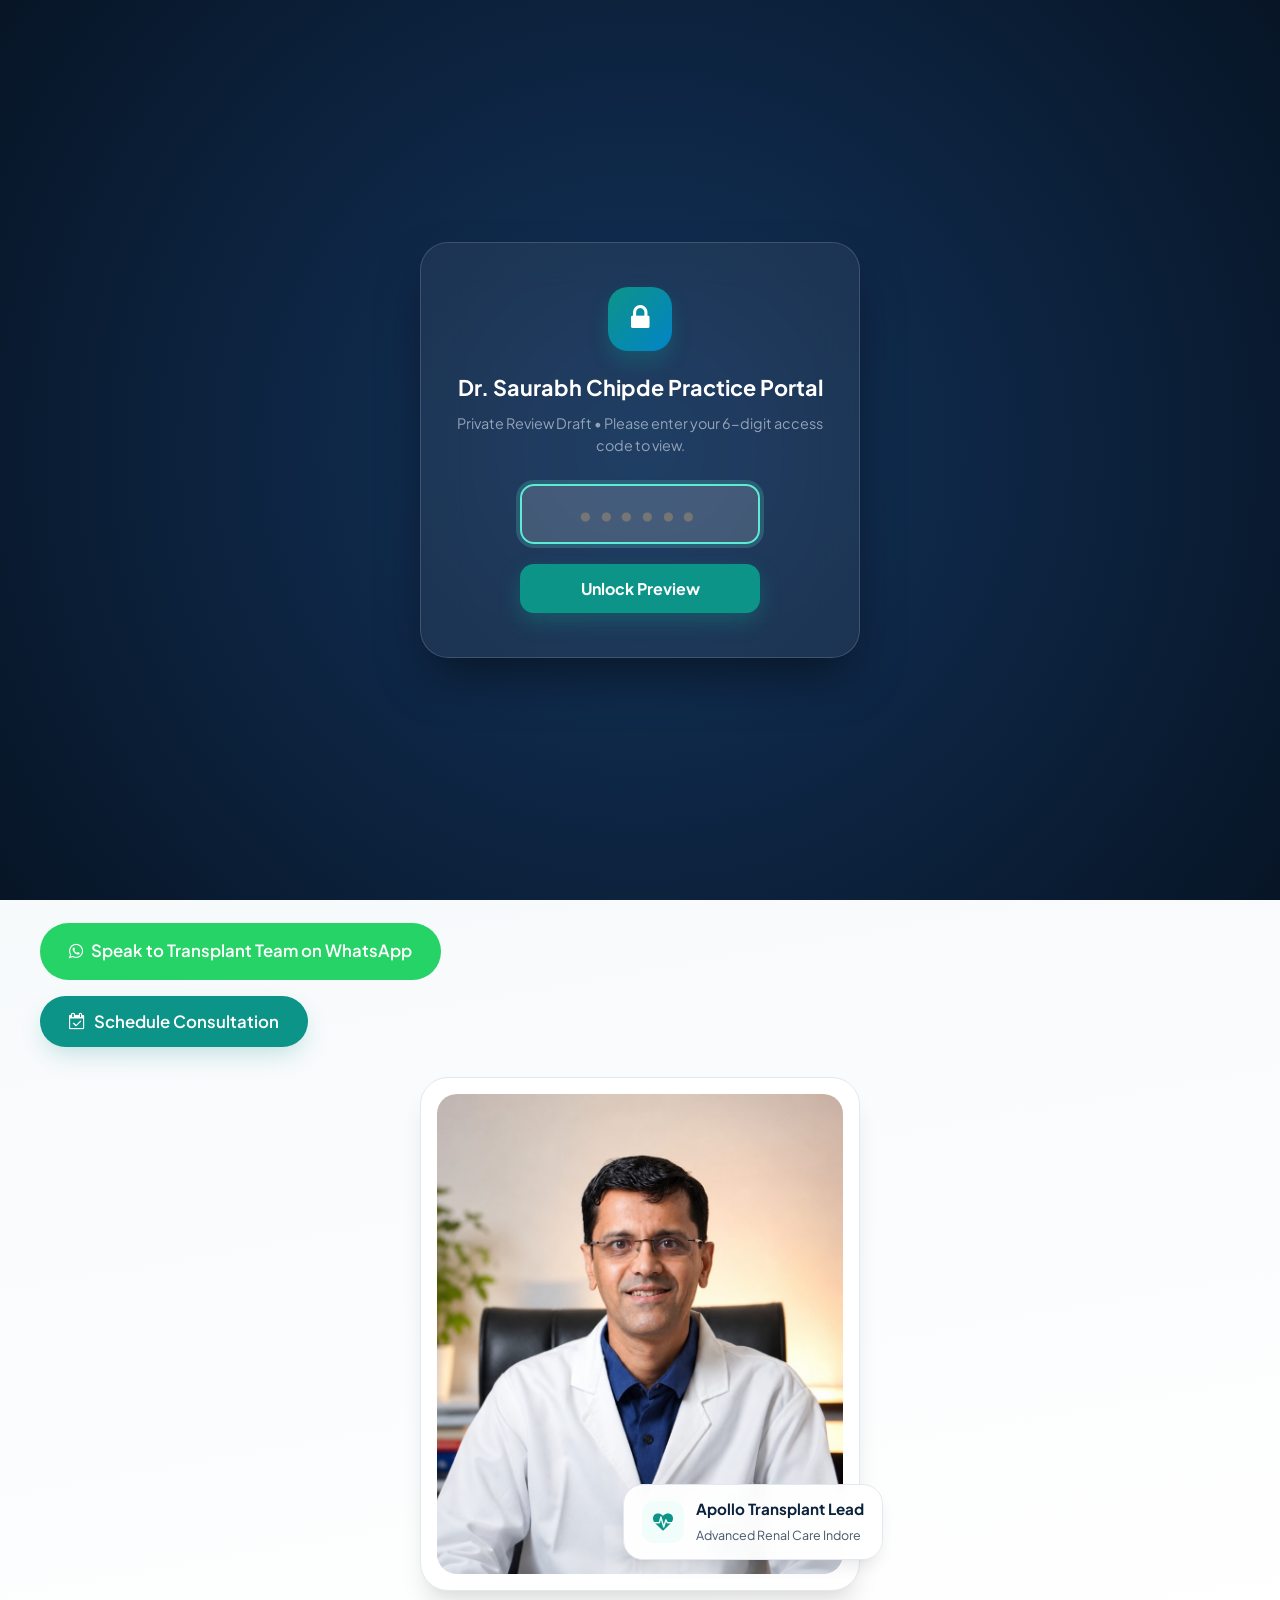
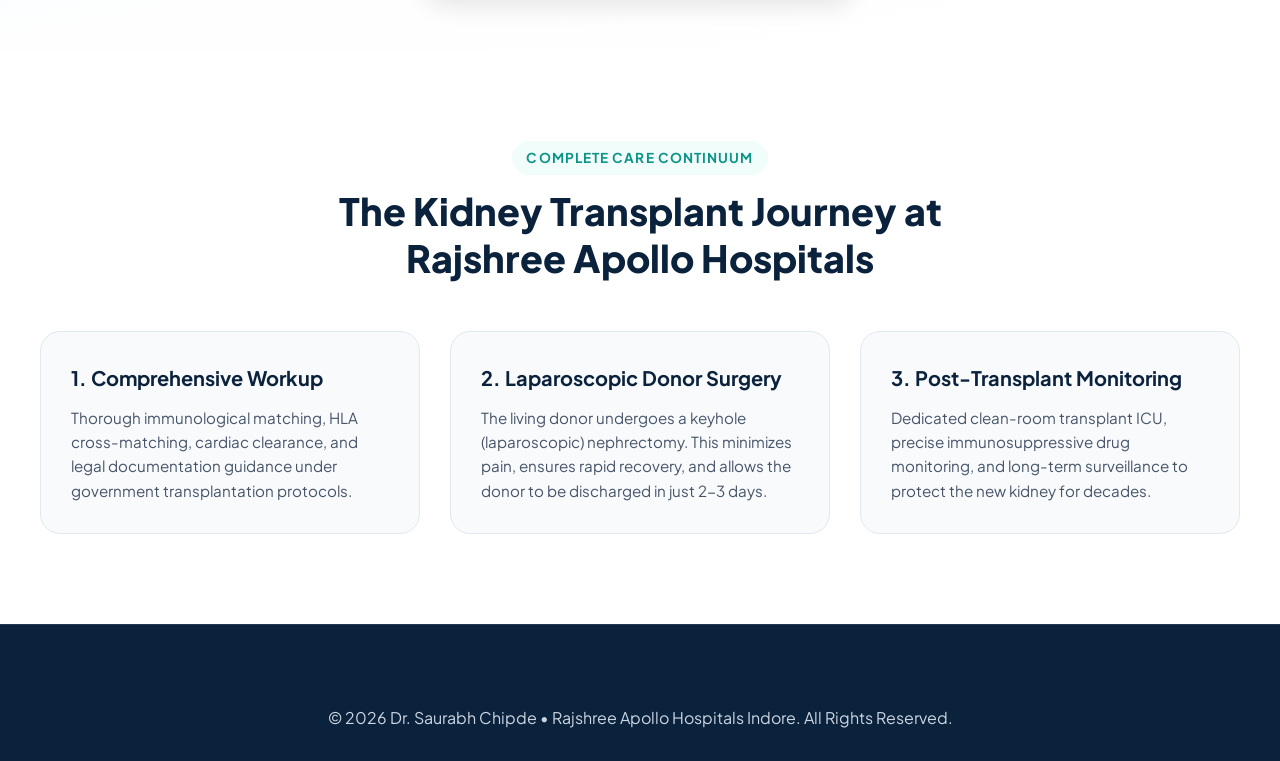
<file: kidney-transplant.html>
<!DOCTYPE html>
<html lang="en">
<head>
  <meta charset="UTF-8">
  <meta name="viewport" content="width=device-width, initial-scale=1.0">
  <title>Renal Kidney Transplant in Indore | Dr. Saurabh Chipde | Rajshree Apollo Hospitals</title>
  <meta name="description" content="Leading Renal Kidney Transplant Surgeon in Indore, Dr. Saurabh Chipde at Rajshree Apollo Hospitals. Comprehensive pre-transplant workup, laparoscopic donor nephrectomy, and post-transplant care.">
  <meta name="keywords" content="Kidney transplant Indore, renal transplant specialist Indore, Rajshree Apollo Hospital Indore kidney transplant, Dr Saurabh Chipde transplant">

  <link rel="preconnect" href="https://fonts.googleapis.com">
  <link rel="preconnect" href="https://fonts.gstatic.com" crossorigin>
  <link href="https://fonts.googleapis.com/css2?family=Plus+Jakarta+Sans:wght@400;500;600;700;800&display=swap" rel="stylesheet">
  <link rel="stylesheet" href="https://cdnjs.cloudflare.com/ajax/libs/font-awesome/4.7.0/css/font-awesome.min.css">
  <link rel="stylesheet" href="styles.css">
</head>
<body>

  <!-- Emergency Banner -->
  <aside class="emergency-banner" aria-label="Emergency Care Guidance">
    <div class="container">
      <div class="emergency-banner-left">
        <div class="emergency-icon"><i class="fa fa-ambulance"></i></div>
        <div><strong>Renal Emergency Guidance:</strong> Post-transplant acute fever, sudden graft tenderness, or anuria? Visit Apollo Emergency immediately.</div>
      </div>
      <a href="tel:+917869392498" class="emergency-phone"><i class="fa fa-phone"></i> Emergency Help: +91 78693 92498</a>
    </div>
  </aside>

  <!-- Top Bar -->
  <div class="top-bar">
    <div class="container">
      <div class="top-bar-left">
        <span class="top-bar-badge"><i class="fa fa-hospital-o"></i> Rajshree Apollo Hospitals, Sector-D, Scheme No. 74C, Vijay Nagar, Indore</span>
        <span><i class="fa fa-clock-o"></i> Mon - Sat 10:00 AM – 06:00 PM</span>
      </div>
      <div class="top-bar-right">
        <a href="tel:+917869392498"><i class="fa fa-phone"></i> +91 78693 92498</a>
        <a href="https://www.instagram.com/dr.saurabhchipde/" target="_blank" style="color: #fbcfe8;">
          <i class="fa fa-instagram"></i> 8K+ Followers
        </a>
      </div>
    </div>
  </div>

  <!-- Header -->
  <header class="header-main" id="siteHeader">
    <div class="container nav-container">
      <a href="index.html" class="brand-logo">
        <div class="brand-mark">SC</div>
        <div class="brand-info">
          <h1>Dr. Saurabh Chipde</h1>
          <span>Senior Urologist • Rajshree Apollo Hospitals Indore</span>
        </div>
      </a>

      <nav>
        <ul class="nav-links">
          <li><a href="index.html">Home</a></li>
          <li><a href="about.html">About Doctor</a></li>
          
          <li class="nav-item-dropdown active">
            <button type="button" class="nav-dropdown-toggle">
              Treatments <i class="fa fa-chevron-down dropdown-caret"></i>
            </button>
            <ul class="dropdown-menu">
              <li><a href="rezum-indore.html"><i class="fa fa-tint"></i> Rezūm™ Water Vapor <span class="dropdown-badge">100+ Done*</span></a></li>
              <li><a href="urolift-indore.html"><i class="fa fa-compress"></i> UroLift® System</a></li>
              <li><a href="itind-indore.html"><i class="fa fa-arrows-alt"></i> iTind™ Procedure</a></li>
              <li><a href="kidney-stones.html"><i class="fa fa-crosshairs"></i> Kidney Stone & RIRS</a></li>
              <li><a href="robotic-urology.html"><i class="fa fa-cogs"></i> Robotic Urology</a></li>
              <li><a href="laparoscopic-urology.html"><i class="fa fa-scissors"></i> Laparoscopic Urology</a></li>
              <li><a href="kidney-transplant.html" class="active"><i class="fa fa-heartbeat"></i> Renal Transplantation</a></li>
              <li><a href="prostate-health.html"><i class="fa fa-shield"></i> Prostate Health & PSA</a></li>
              <li class="dropdown-divider"></li>
              <li><a href="male-fertility.html"><i class="fa fa-user-md"></i> Andrology & Infertility</a></li>
              <li><a href="uro-oncology.html"><i class="fa fa-stethoscope"></i> Uro-Oncology</a></li>
              <li><a href="female-pediatric-urology.html"><i class="fa fa-child"></i> Female & Pediatric</a></li>
            </ul>
          </li>

          <li class="nav-item-dropdown">
            <button type="button" class="nav-dropdown-toggle">
              Prostate Care <i class="fa fa-chevron-down dropdown-caret"></i>
            </button>
            <ul class="dropdown-menu">
              <li><a href="prostate-health.html"><i class="fa fa-info-circle"></i> Prostate & BPH Overview</a></li>
              <li><a href="rezum-indore.html"><i class="fa fa-tint"></i> Rezūm™ Steam Therapy</a></li>
              <li><a href="urolift-indore.html"><i class="fa fa-compress"></i> UroLift® System</a></li>
              <li><a href="itind-indore.html"><i class="fa fa-arrows-alt"></i> iTind™ Procedure</a></li>
            </ul>
          </li>

          <li><a href="robotic-urology.html">Robotic Urology</a></li>
          <li><a href="kidney-transplant.html" class="active">Kidney Transplant</a></li>
          <li><a href="contact.html">Contact</a></li>
        </ul>
      </nav>

      <div class="nav-actions">
        <a href="tel:+917869392498" class="header-action-icon phone-icon" title="Call Clinic"><i class="fa fa-phone"></i></a>
        <a href="https://wa.me/917869392498?text=Hello%20Dr.%20Chipde%27s%20team,%20I%20would%20like%20to%20book%20a%20consultation%20regarding%20kidney%20transplant." target="_blank" class="header-action-icon wa-icon" title="WhatsApp"><i class="fa fa-whatsapp"></i></a>
        <button type="button" class="btn btn-book-nav js-open-booking" data-concern="Kidney Transplant Assessment">Book Consult</button>
        <button type="button" class="menu-toggle" aria-label="Toggle menu"><i class="fa fa-bars"></i></button>
      </div>
    </div>
  </header>

  <!-- Hero -->
  <section class="hero-section" style="padding: 50px 0 60px;">
    <div class="container hero-grid">
      <div class="hero-content">
        <div class="badge-trust">
          <i class="fa fa-heartbeat"></i> Comprehensive Renal Transplant Program • Rajshree Apollo Hospitals Indore
        </div>
        <h1 class="hero-title">
          Renewed Life Through <span class="highlight">Advanced Kidney Transplantation</span>
        </h1>
        <p class="hero-subtitle">
          Leading transplant surgical expertise by Dr. Saurabh Sudhir Chipde at Rajshree Apollo Hospitals Indore. Providing multidisciplinary donor and recipient evaluation, keyhole laparoscopic donor nephrectomy, and long-term graft wellness protocols.
        </p>

        <div class="hero-features">
          <div class="hero-feature-item"><i class="fa fa-check-circle"></i> Living Related & Cadaveric Transplants</div>
          <div class="hero-feature-item"><i class="fa fa-check-circle"></i> Keyhole Laparoscopic Donor Surgery</div>
          <div class="hero-feature-item"><i class="fa fa-check-circle"></i> Cadaveric Organ Retrieval Experience</div>
          <div class="hero-feature-item"><i class="fa fa-check-circle"></i> Complete Legal & Committee Guidance</div>
        </div>

        <div class="hero-actions">
          <a href="https://wa.me/917869392498?text=Hello%20Dr.%20Chipde%27s%20team,%20I%20would%20like%20to%20consult%20regarding%20Kidney%20Transplant%20at%20Apollo%20Indore." target="_blank" class="btn btn-whatsapp btn-lg">
            <i class="fa fa-whatsapp"></i> Speak to Transplant Team on WhatsApp
          </a>
          <button type="button" class="btn btn-primary btn-lg js-open-booking" data-concern="Kidney Transplant Assessment">
            <i class="fa fa-calendar-check-o"></i> Schedule Consultation
          </button>
        </div>
      </div>
        </div>
      </div>

      <div class="hero-image-wrapper">
        <div class="hero-doctor-card">
          <img src="dr-chipde-apollo-coat.jpg" alt="Dr Saurabh Chipde Kidney Transplant Surgeon Rajshree Apollo Indore" class="hero-img">
          <div class="floating-pill pill-apollo">
            <div class="pill-icon"><i class="fa fa-heartbeat"></i></div>
            <div class="pill-text">
              <strong>Apollo Transplant Lead</strong>
              <span>Advanced Renal Care Indore</span>
            </div>
          </div>
        </div>
      </div>
    </div>
  </section>

  <!-- Transplant Care Pathway -->
  <section class="section" style="background: white;">
    <div class="container">
      <div class="section-header">
        <span class="section-tag">Complete Care Continuum</span>
        <h2 class="section-title">The Kidney Transplant Journey at Rajshree Apollo Hospitals</h2>
      </div>

      <div style="display: grid; grid-template-columns: repeat(3, 1fr); gap: 30px;">
        <div style="background: var(--color-bg); padding: 30px; border-radius: var(--radius-lg); border: 1px solid var(--color-border);">
          <h3 style="color: var(--color-primary); font-size: 1.25rem; margin-bottom: 12px;">1. Comprehensive Workup</h3>
          <p style="color: var(--text-muted); font-size: 0.95rem; line-height: 1.6;">
            Thorough immunological matching, HLA cross-matching, cardiac clearance, and legal documentation guidance under government transplantation protocols.
          </p>
        </div>

        <div style="background: var(--color-bg); padding: 30px; border-radius: var(--radius-lg); border: 1px solid var(--color-border);">
          <h3 style="color: var(--color-primary); font-size: 1.25rem; margin-bottom: 12px;">2. Laparoscopic Donor Surgery</h3>
          <p style="color: var(--text-muted); font-size: 0.95rem; line-height: 1.6;">
            The living donor undergoes a keyhole (laparoscopic) nephrectomy. This minimizes pain, ensures rapid recovery, and allows the donor to be discharged in just 2-3 days.
          </p>
        </div>

        <div style="background: var(--color-bg); padding: 30px; border-radius: var(--radius-lg); border: 1px solid var(--color-border);">
          <h3 style="color: var(--color-primary); font-size: 1.25rem; margin-bottom: 12px;">3. Post-Transplant Monitoring</h3>
          <p style="color: var(--text-muted); font-size: 0.95rem; line-height: 1.6;">
            Dedicated clean-room transplant ICU, precise immunosuppressive drug monitoring, and long-term surveillance to protect the new kidney for decades.
          </p>
        </div>
      </div>
    </div>
  </section>

  <!-- Footer -->
  <footer class="footer-main">
    <div class="container" style="text-align: center;">
      <p>© 2026 Dr. Saurabh Chipde • Rajshree Apollo Hospitals Indore. All Rights Reserved.</p>
    </div>
  </footer>

  <script src="app.js"></script>
</body>
</html>
</file>
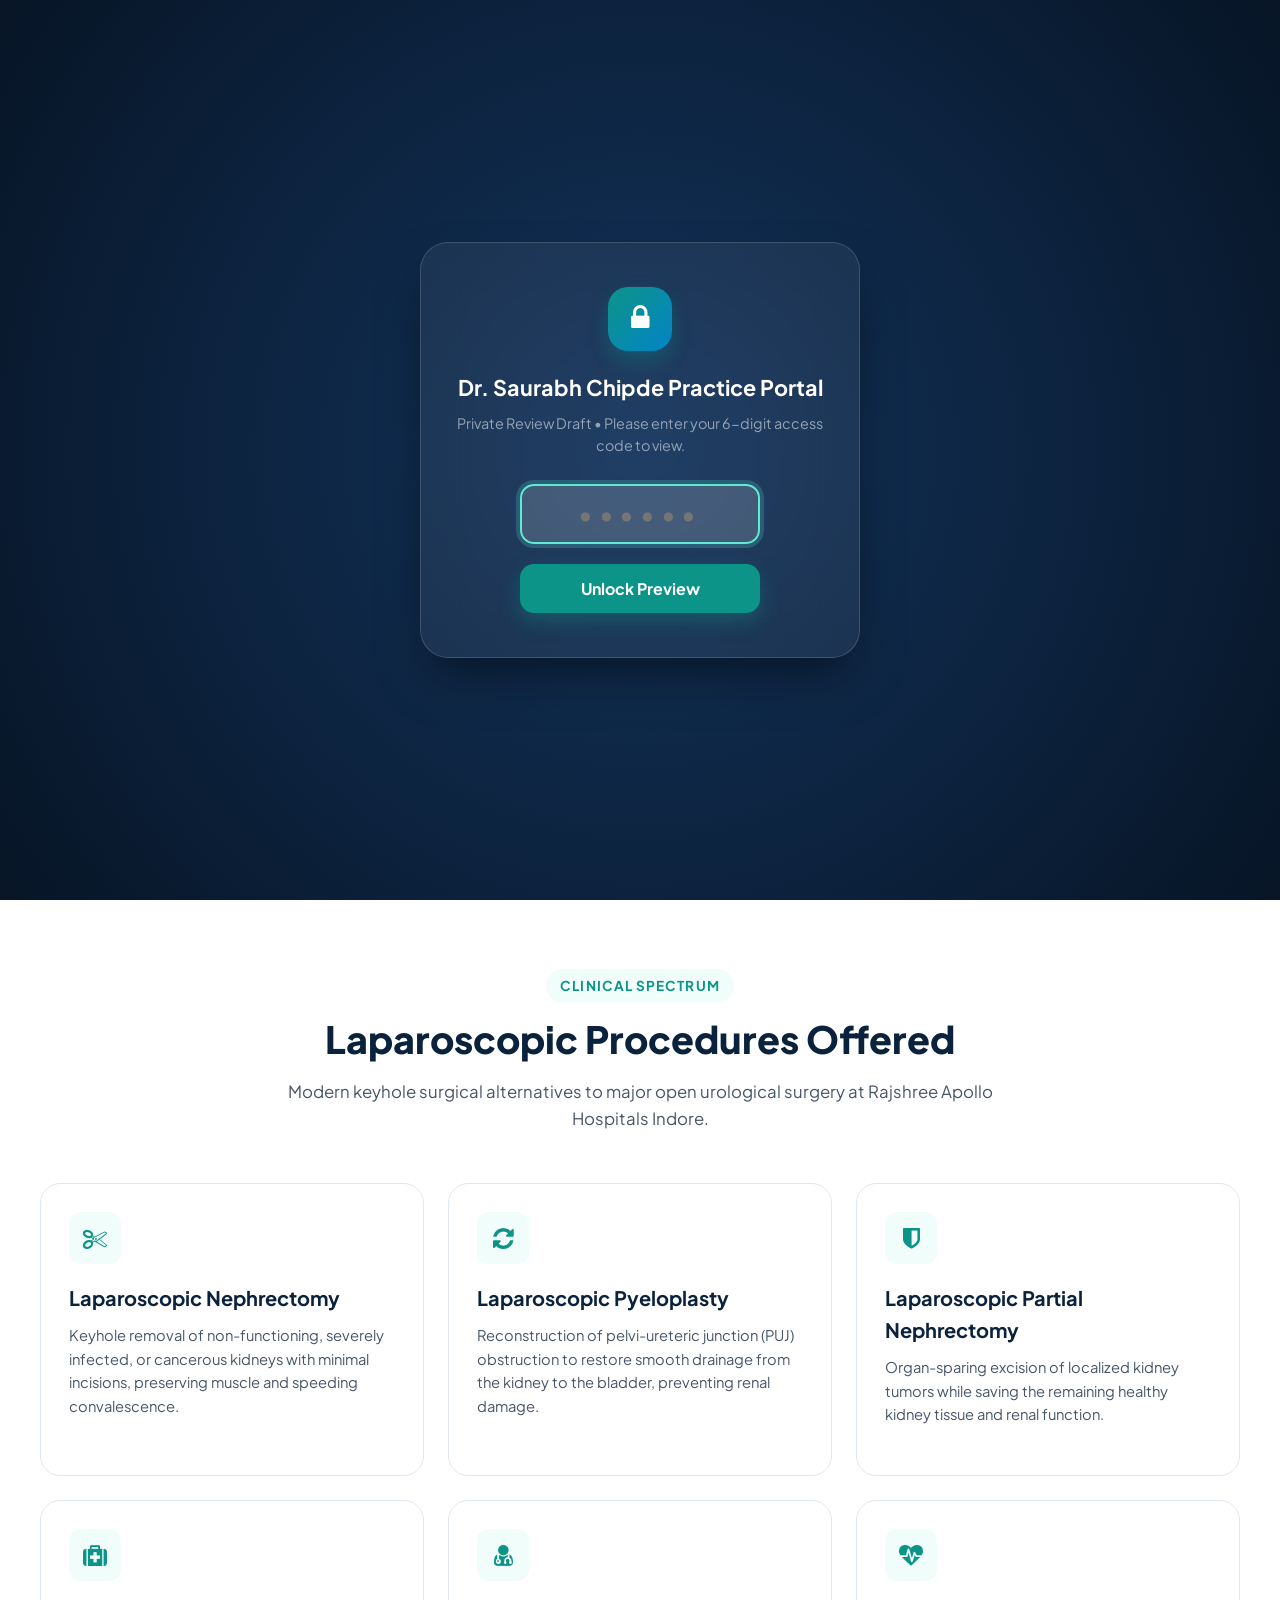
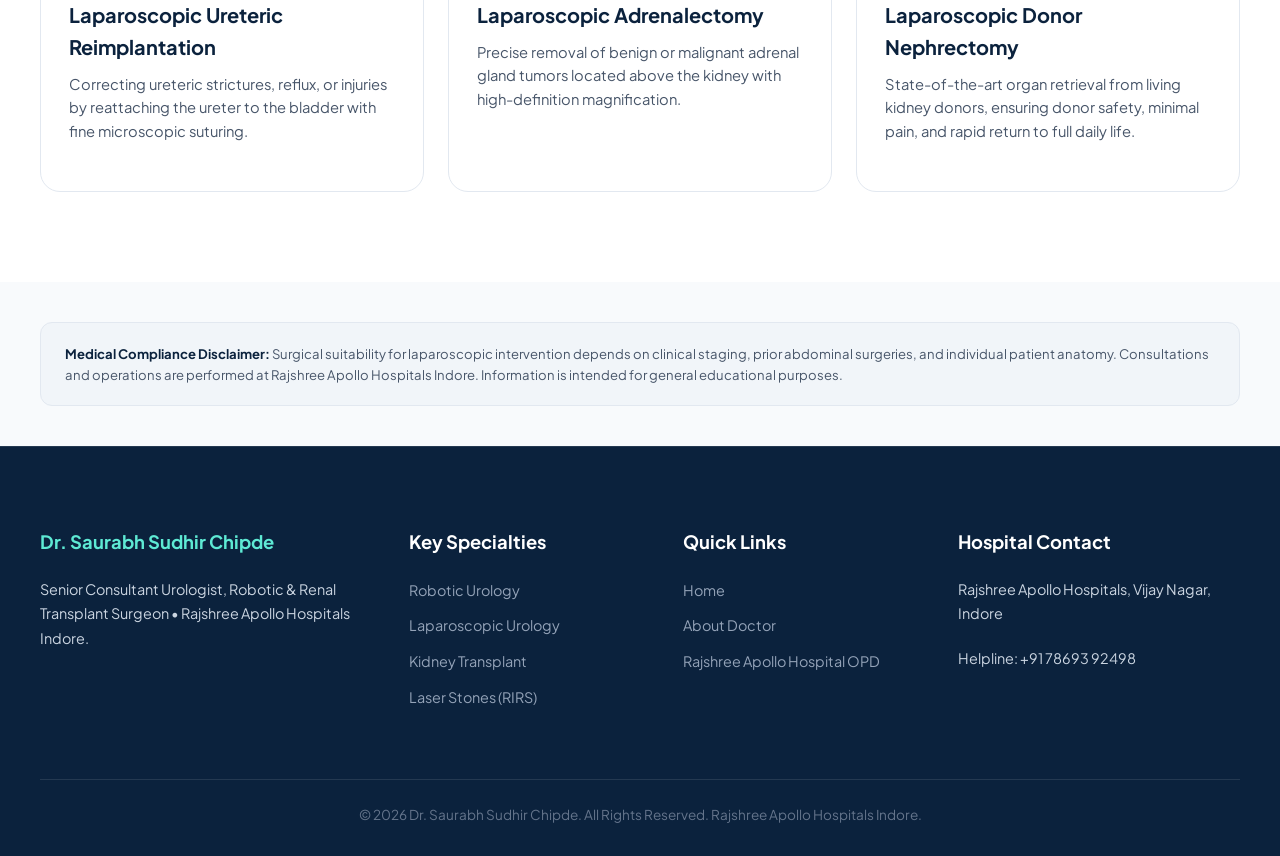
<file: laparoscopic-urology.html>
<!DOCTYPE html>
<html lang="en">
<head>
  <meta charset="UTF-8">
  <meta name="viewport" content="width=device-width, initial-scale=1.0">
  <title>Laparoscopic Urology in Indore | Keyhole Kidney & Bladder Surgery | Dr. Saurabh Chipde</title>
  <meta name="description" content="Advanced laparoscopic urology in Indore by Dr. Saurabh Sudhir Chipde at Rajshree Apollo Hospitals. Keyhole surgery for laparoscopic nephrectomy, pyeloplasty, adrenalectomy and reconstructive urology.">
  <meta name="keywords" content="Laparoscopic urology Indore, keyhole kidney surgery Indore, laparoscopic pyeloplasty Indore, laparoscopic nephrectomy, Dr Saurabh Chipde laparoscopy, Rajshree Apollo Hospitals Indore">

  <link rel="preconnect" href="https://fonts.googleapis.com">
  <link rel="preconnect" href="https://fonts.gstatic.com" crossorigin>
  <link href="https://fonts.googleapis.com/css2?family=Plus+Jakarta+Sans:wght@400;500;600;700;800&display=swap" rel="stylesheet">
  <link rel="stylesheet" href="https://cdnjs.cloudflare.com/ajax/libs/font-awesome/4.7.0/css/font-awesome.min.css">
  <link rel="stylesheet" href="styles.css">
</head>
<body>

  <!-- Emergency Banner -->
  <aside class="emergency-banner" aria-label="Emergency Care Guidance">
    <div class="container">
      <div class="emergency-banner-left">
        <div class="emergency-icon"><i class="fa fa-ambulance"></i></div>
        <div><strong>Urgent Care Notice:</strong> Experiencing acute surgical pain or trauma? Visit Rajshree Apollo Hospitals Emergency 24x7.</div>
      </div>
      <a href="tel:+917869392498" class="emergency-phone"><i class="fa fa-phone"></i> Emergency Help: +91 78693 92498</a>
    </div>
  </aside>

  <!-- Top Bar -->
  <div class="top-bar">
    <div class="container">
      <div class="top-bar-left">
        <span class="top-bar-badge"><i class="fa fa-hospital-o"></i> Rajshree Apollo Hospitals, Vijay Nagar, Indore</span>
        <span><i class="fa fa-clock-o"></i> Mon – Sat 10:00 AM – 06:00 PM</span>
      </div>
      <div class="top-bar-right">
        <a href="tel:+917869392498"><i class="fa fa-phone"></i> +91 78693 92498</a>
        <a href="https://www.instagram.com/dr.saurabhchipde/" target="_blank" style="color: #fbcfe8;">
          <i class="fa fa-instagram"></i> 8K+ Followers
        </a>
      </div>
    </div>
  </div>

  <!-- Header -->
  <header class="header-main" id="siteHeader">
    <div class="container nav-container">
      <a href="index.html" class="brand-logo">
        <div class="brand-mark">SC</div>
        <div class="brand-info">
          <h1>Dr. Saurabh Chipde</h1>
          <span>Senior Urologist • Rajshree Apollo Hospitals Indore</span>
        </div>
      </a>

      <nav>
        <ul class="nav-links">
          <li><a href="index.html">Home</a></li>
          <li><a href="about.html">About Doctor</a></li>
          
          <li class="nav-item-dropdown active">
            <button type="button" class="nav-dropdown-toggle">
              Treatments <i class="fa fa-chevron-down dropdown-caret"></i>
            </button>
            <ul class="dropdown-menu">
              <li><a href="rezum-indore.html"><i class="fa fa-tint"></i> Rezūm™ Water Vapor <span class="dropdown-badge">100+ Done*</span></a></li>
              <li><a href="urolift-indore.html"><i class="fa fa-compress"></i> UroLift® System</a></li>
              <li><a href="itind-indore.html"><i class="fa fa-arrows-alt"></i> iTind™ Procedure</a></li>
              <li><a href="kidney-stones.html"><i class="fa fa-crosshairs"></i> Kidney Stone & RIRS</a></li>
              <li><a href="robotic-urology.html"><i class="fa fa-cogs"></i> Robotic Urology</a></li>
              <li><a href="laparoscopic-urology.html"><i class="fa fa-scissors"></i> Laparoscopic Urology</a></li>
              <li><a href="kidney-transplant.html"><i class="fa fa-heartbeat"></i> Renal Transplantation</a></li>
              <li><a href="prostate-health.html"><i class="fa fa-shield"></i> Prostate Health & PSA</a></li>
              <li class="dropdown-divider"></li>
              <li><a href="male-fertility.html"><i class="fa fa-user-md"></i> Andrology & Infertility</a></li>
              <li><a href="uro-oncology.html"><i class="fa fa-stethoscope"></i> Uro-Oncology</a></li>
              <li><a href="female-pediatric-urology.html"><i class="fa fa-child"></i> Female & Pediatric</a></li>
            </ul>
          </li>

          <li class="nav-item-dropdown">
            <button type="button" class="nav-dropdown-toggle">
              Prostate Care <i class="fa fa-chevron-down dropdown-caret"></i>
            </button>
            <ul class="dropdown-menu">
              <li><a href="prostate-health.html"><i class="fa fa-info-circle"></i> Prostate & BPH Overview</a></li>
              <li><a href="rezum-indore.html"><i class="fa fa-tint"></i> Rezūm™ Steam Therapy</a></li>
              <li><a href="urolift-indore.html"><i class="fa fa-compress"></i> UroLift® System</a></li>
              <li><a href="itind-indore.html"><i class="fa fa-arrows-alt"></i> iTind™ Procedure</a></li>
            </ul>
          </li>

          <li><a href="robotic-urology.html">Robotic Urology</a></li>
          <li><a href="kidney-transplant.html">Kidney Transplant</a></li>
          <li><a href="contact.html">Contact</a></li>
        </ul>
      </nav>

      <div class="nav-actions">
        <a href="tel:+917869392498" class="header-action-icon phone-icon" title="Call Clinic"><i class="fa fa-phone"></i></a>
        <a href="https://wa.me/917869392498?text=Hello%20Dr.%20Chipde%27s%20team,%20I%20would%20like%20to%20inquire%20about%20laparoscopic%20urology." target="_blank" class="header-action-icon wa-icon" title="WhatsApp"><i class="fa fa-whatsapp"></i></a>
        <button type="button" class="btn btn-book-nav js-open-booking">Book Consult</button>
        <button type="button" class="menu-toggle" aria-label="Toggle menu"><i class="fa fa-bars"></i></button>
      </div>
    </div>
  </header>

  <!-- Hero Section -->
  <section class="hero-section" style="padding: 50px 0 60px;">
    <div class="container hero-grid">
      <div class="hero-content">
        <div class="badge-trust">
          <i class="fa fa-scissors"></i> Advanced Keyhole Surgical Center • Rajshree Apollo Hospitals Indore
        </div>
        <h1 class="hero-title">
          Minimally Invasive <span class="highlight">Laparoscopic Urology</span> in Indore
        </h1>
        <p class="hero-subtitle">
          Dr. Saurabh Sudhir Chipde provides advanced keyhole laparoscopic surgery for complex kidney, ureter, and bladder conditions, combining minimal incisions with faster recovery and less postoperative pain.
        </p>

        <div class="hero-features">
          <div class="hero-feature-item"><i class="fa fa-check-circle"></i> Tiny Keyhole Incisions (5–10mm)</div>
          <div class="hero-feature-item"><i class="fa fa-check-circle"></i> Reduced Blood Loss & Infection Risk</div>
          <div class="hero-feature-item"><i class="fa fa-check-circle"></i> Short Hospital Stays (2–3 Days)</div>
          <div class="hero-feature-item"><i class="fa fa-check-circle"></i> Apollo Cashless Insurance Facility</div>
        </div>

        <div class="hero-actions">
          <a href="https://wa.me/917869392498?text=Hello%20Dr.%20Chipde%27s%20team,%20I%20would%20like%20to%20consult%20regarding%20laparoscopic%20surgery." target="_blank" class="btn btn-whatsapp btn-lg">
            <i class="fa fa-whatsapp"></i> Book Laparoscopic Consult
          </a>
          <button type="button" class="btn btn-primary btn-lg js-open-booking">
            <i class="fa fa-calendar-check-o"></i> Book In-Clinic Visit
          </button>
        </div>
      </div>

      <div class="hero-image-wrapper">
        <div class="hero-doctor-card">
          <img src="dr-chipde-scrubs.jpg" alt="Dr Saurabh Sudhir Chipde Laparoscopic Surgeon Indore" class="hero-img">
          <div class="floating-pill pill-apollo">
            <div class="pill-icon"><i class="fa fa-certificate"></i></div>
            <div class="pill-text">
              <strong>20+ Years Mastery</strong>
              <span>Advanced Laparoscopy</span>
            </div>
          </div>
        </div>
      </div>
    </div>
  </section>

  <!-- Key Laparoscopic Procedures -->
  <section class="section" style="background: white;">
    <div class="container">
      <div class="section-header">
        <span class="section-tag">Clinical Spectrum</span>
        <h2 class="section-title">Laparoscopic Procedures Offered</h2>
        <p class="section-description">
          Modern keyhole surgical alternatives to major open urological surgery at Rajshree Apollo Hospitals Indore.
        </p>
      </div>

      <div class="bph-procedures-grid" style="grid-template-columns: repeat(3, 1fr);">
        <div class="bph-card">
          <div class="bph-card-icon"><i class="fa fa-scissors"></i></div>
          <h3>Laparoscopic Nephrectomy</h3>
          <p>Keyhole removal of non-functioning, severely infected, or cancerous kidneys with minimal incisions, preserving muscle and speeding convalescence.</p>
        </div>

        <div class="bph-card">
          <div class="bph-card-icon"><i class="fa fa-refresh"></i></div>
          <h3>Laparoscopic Pyeloplasty</h3>
          <p>Reconstruction of pelvi-ureteric junction (PUJ) obstruction to restore smooth drainage from the kidney to the bladder, preventing renal damage.</p>
        </div>

        <div class="bph-card">
          <div class="bph-card-icon"><i class="fa fa-shield"></i></div>
          <h3>Laparoscopic Partial Nephrectomy</h3>
          <p>Organ-sparing excision of localized kidney tumors while saving the remaining healthy kidney tissue and renal function.</p>
        </div>

        <div class="bph-card">
          <div class="bph-card-icon"><i class="fa fa-medkit"></i></div>
          <h3>Laparoscopic Ureteric Reimplantation</h3>
          <p>Correcting ureteric strictures, reflux, or injuries by reattaching the ureter to the bladder with fine microscopic suturing.</p>
        </div>

        <div class="bph-card">
          <div class="bph-card-icon"><i class="fa fa-user-md"></i></div>
          <h3>Laparoscopic Adrenalectomy</h3>
          <p>Precise removal of benign or malignant adrenal gland tumors located above the kidney with high-definition magnification.</p>
        </div>

        <div class="bph-card">
          <div class="bph-card-icon"><i class="fa fa-heartbeat"></i></div>
          <h3>Laparoscopic Donor Nephrectomy</h3>
          <p>State-of-the-art organ retrieval from living kidney donors, ensuring donor safety, minimal pain, and rapid return to full daily life.</p>
        </div>
      </div>
    </div>
  </section>

  <!-- Medical Compliance Disclaimer -->
  <div class="container">
    <div class="medical-disclaimer-box">
      <strong>Medical Compliance Disclaimer:</strong> Surgical suitability for laparoscopic intervention depends on clinical staging, prior abdominal surgeries, and individual patient anatomy. Consultations and operations are performed at Rajshree Apollo Hospitals Indore. Information is intended for general educational purposes.
    </div>
  </div>

  <!-- Footer -->
  <footer class="footer-main" style="margin-top: 40px;">
    <div class="container">
      <div class="footer-grid">
        <div class="footer-col">
          <h4 style="color: #5eead4;">Dr. Saurabh Sudhir Chipde</h4>
          <p>Senior Consultant Urologist, Robotic & Renal Transplant Surgeon • Rajshree Apollo Hospitals Indore.</p>
        </div>
        <div class="footer-col">
          <h4>Key Specialties</h4>
          <ul class="footer-links">
            <li><a href="robotic-urology.html">Robotic Urology</a></li>
            <li><a href="laparoscopic-urology.html">Laparoscopic Urology</a></li>
            <li><a href="kidney-transplant.html">Kidney Transplant</a></li>
            <li><a href="kidney-stones.html">Laser Stones (RIRS)</a></li>
          </ul>
        </div>
        <div class="footer-col">
          <h4>Quick Links</h4>
          <ul class="footer-links">
            <li><a href="index.html">Home</a></li>
            <li><a href="about.html">About Doctor</a></li>
            <li><a href="contact.html">Rajshree Apollo Hospital OPD</a></li>
          </ul>
        </div>
        <div class="footer-col">
          <h4>Hospital Contact</h4>
          <p style="color: #cbd5e1; font-size: 0.9rem;">Rajshree Apollo Hospitals, Vijay Nagar, Indore</p>
          <p style="color: #cbd5e1; font-size: 0.9rem;">Helpline: +91 78693 92498</p>
        </div>
      </div>
      <div class="footer-bottom">
        <p>© 2026 Dr. Saurabh Sudhir Chipde. All Rights Reserved. Rajshree Apollo Hospitals Indore.</p>
      </div>
    </div>
  </footer>

  <script src="app.js"></script>
</body>
</html>
</file>
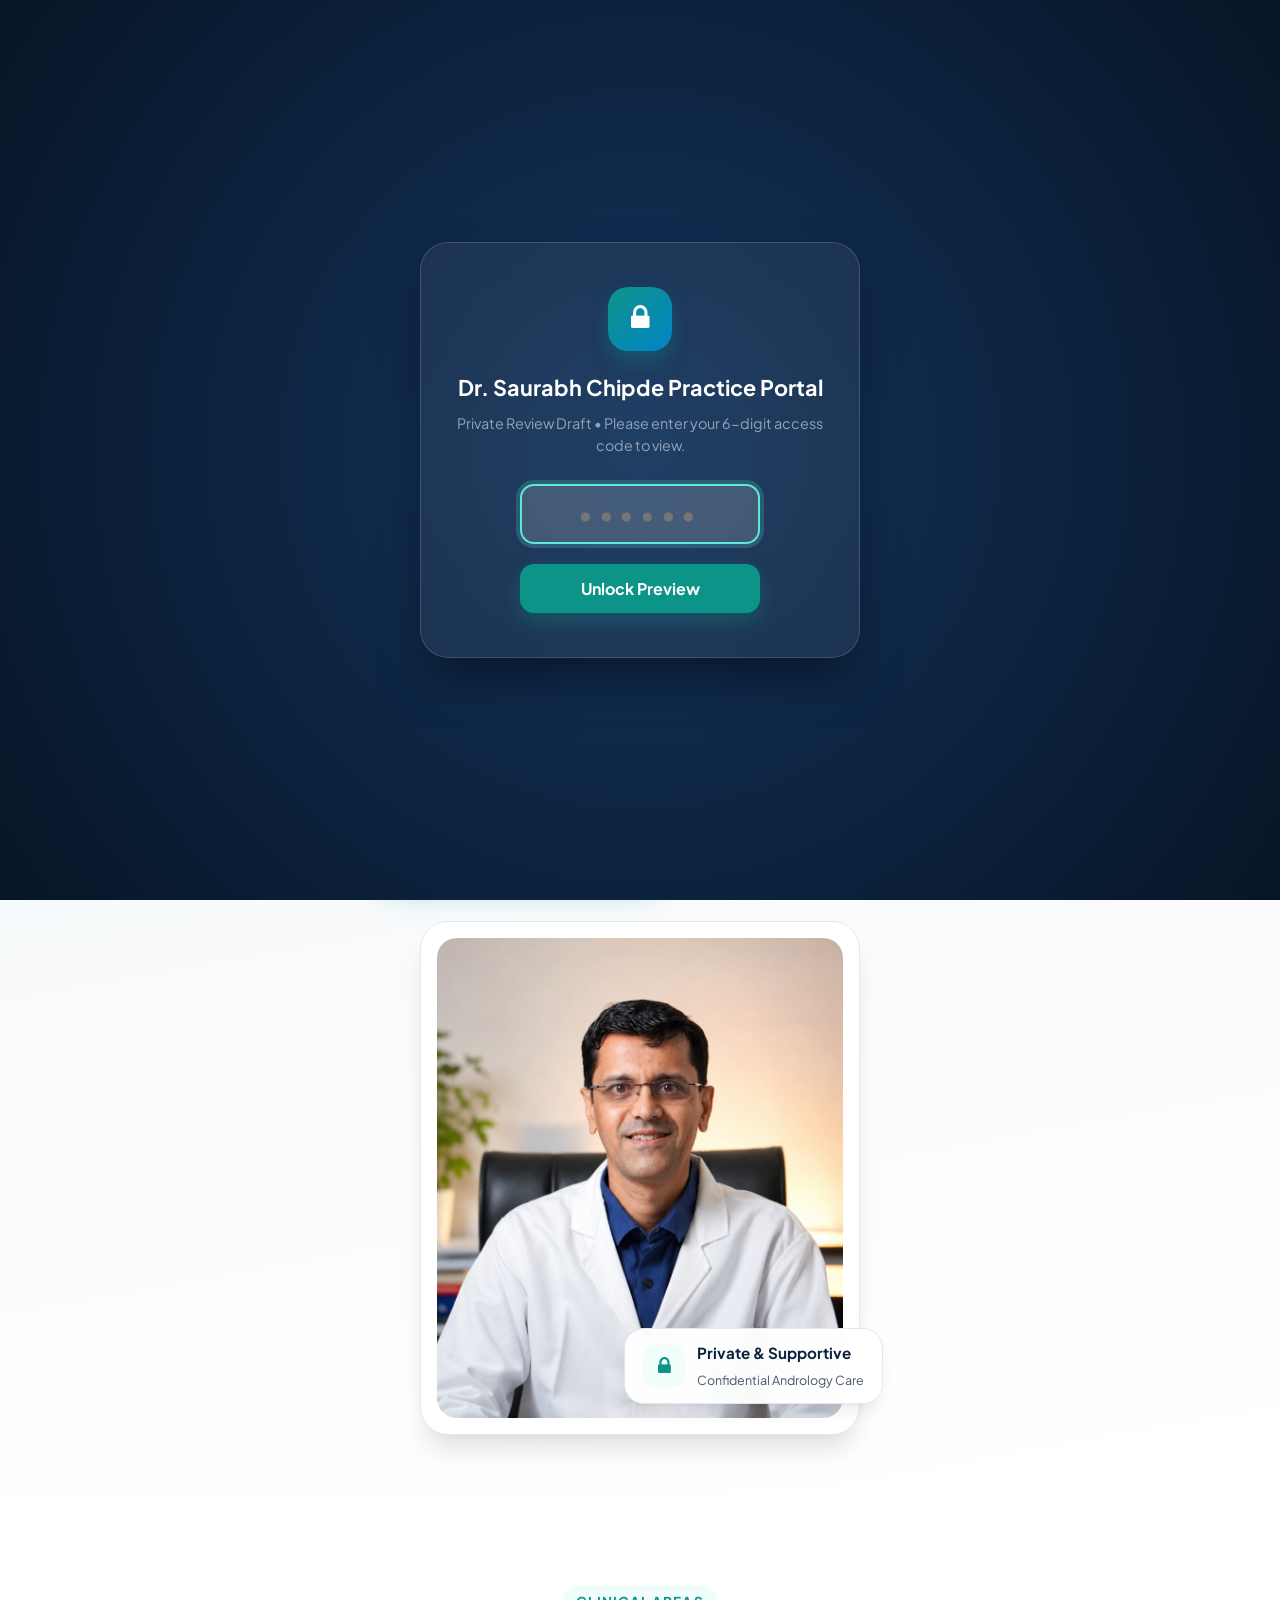
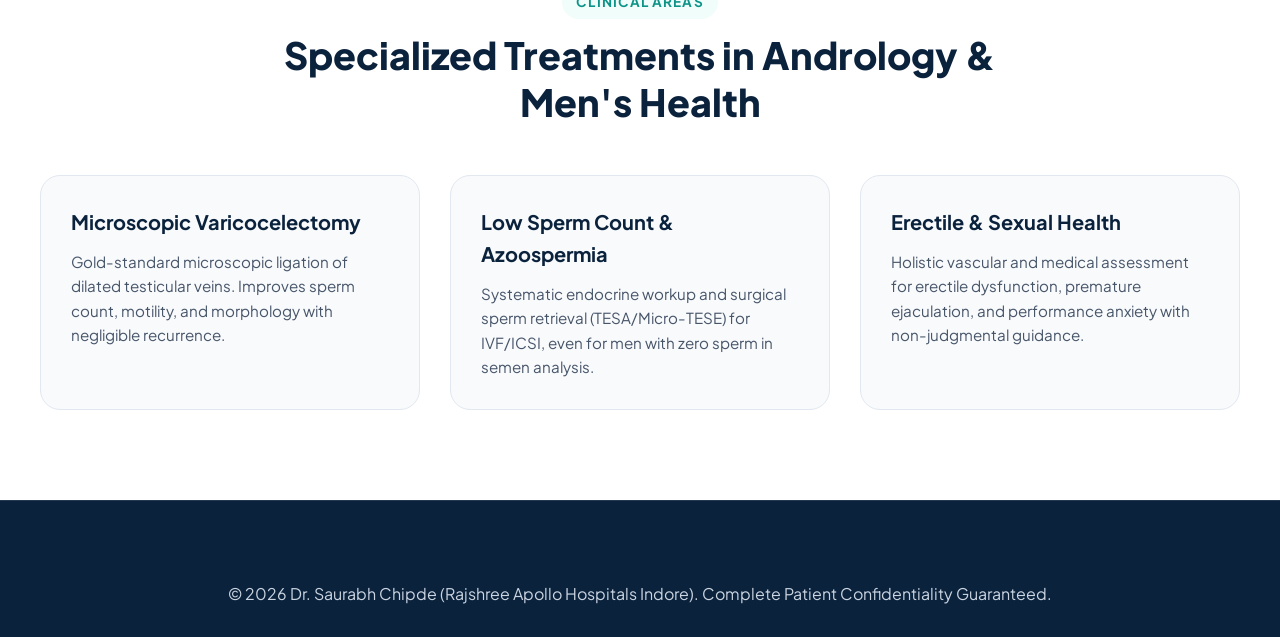
<file: male-fertility.html>
<!DOCTYPE html>
<html lang="en">
<head>
  <meta charset="UTF-8">
  <meta name="viewport" content="width=device-width, initial-scale=1.0">
  <title>Male Infertility & Andrology in Indore | Dr. Saurabh Chipde</title>
  <meta name="description" content="Confidential and compassionate male fertility and andrology care in Indore by Dr. Saurabh Chipde. Microscopic varicocelectomy, low sperm count treatments, and erectile health.">
  <meta name="keywords" content="Male infertility Indore, andrologist Indore, low sperm count treatment Indore, varicocele surgery Indore, Dr Saurabh Chipde andrology">

  <link rel="preconnect" href="https://fonts.googleapis.com">
  <link rel="preconnect" href="https://fonts.gstatic.com" crossorigin>
  <link href="https://fonts.googleapis.com/css2?family=Plus+Jakarta+Sans:wght@400;500;600;700;800&display=swap" rel="stylesheet">
  <link rel="stylesheet" href="https://cdnjs.cloudflare.com/ajax/libs/font-awesome/4.7.0/css/font-awesome.min.css">
  <link rel="stylesheet" href="styles.css">
</head>
<body>

  <!-- Emergency Banner -->
  <aside class="emergency-banner" aria-label="Emergency Care Guidance">
    <div class="container">
      <div class="emergency-banner-left">
        <div class="emergency-icon"><i class="fa fa-ambulance"></i></div>
        <div><strong>Acute Urological Emergency:</strong> Severe acute testicular pain or trauma requires immediate emergency evaluation at Rajshree Apollo Hospitals 24x7.</div>
      </div>
      <a href="tel:+917869392498" class="emergency-phone"><i class="fa fa-phone"></i> Emergency Help: +91 78693 92498</a>
    </div>
  </aside>

  <!-- Top Bar -->
  <div class="top-bar">
    <div class="container">
      <div class="top-bar-left">
        <span class="top-bar-badge"><i class="fa fa-lock"></i> 100% Confidential Private Consultations</span>
        <span><i class="fa fa-hospital-o"></i> Rajshree Apollo Hospitals, Sector-D, Scheme No. 74C, Vijay Nagar, Indore</span>
      </div>
      <div class="top-bar-right">
        <a href="tel:+917869392498"><i class="fa fa-phone"></i> +91 78693 92498</a>
        <a href="https://www.instagram.com/dr.saurabhchipde/" target="_blank" style="color: #fbcfe8;">
          <i class="fa fa-instagram"></i> 8K+ Followers
        </a>
      </div>
    </div>
  </div>

  <!-- Header -->
  <header class="header-main" id="siteHeader">
    <div class="container nav-container">
      <a href="index.html" class="brand-logo">
        <div class="brand-mark">SC</div>
        <div class="brand-info">
          <h1>Dr. Saurabh Chipde</h1>
          <span>Senior Urologist • Rajshree Apollo Hospitals Indore</span>
        </div>
      </a>

      <nav>
        <ul class="nav-links">
          <li><a href="index.html">Home</a></li>
          <li><a href="about.html">About Doctor</a></li>
          
          <li class="nav-item-dropdown active">
            <button type="button" class="nav-dropdown-toggle">
              Treatments <i class="fa fa-chevron-down dropdown-caret"></i>
            </button>
            <ul class="dropdown-menu">
              <li><a href="rezum-indore.html"><i class="fa fa-tint"></i> Rezūm™ Water Vapor <span class="dropdown-badge">100+ Done*</span></a></li>
              <li><a href="urolift-indore.html"><i class="fa fa-compress"></i> UroLift® System</a></li>
              <li><a href="itind-indore.html"><i class="fa fa-arrows-alt"></i> iTind™ Procedure</a></li>
              <li><a href="kidney-stones.html"><i class="fa fa-crosshairs"></i> Kidney Stone & RIRS</a></li>
              <li><a href="robotic-urology.html"><i class="fa fa-cogs"></i> Robotic Urology</a></li>
              <li><a href="laparoscopic-urology.html"><i class="fa fa-scissors"></i> Laparoscopic Urology</a></li>
              <li><a href="kidney-transplant.html"><i class="fa fa-heartbeat"></i> Renal Transplantation</a></li>
              <li><a href="prostate-health.html"><i class="fa fa-shield"></i> Prostate Health & PSA</a></li>
              <li class="dropdown-divider"></li>
              <li><a href="male-fertility.html" class="active"><i class="fa fa-user-md"></i> Andrology & Infertility</a></li>
              <li><a href="uro-oncology.html"><i class="fa fa-stethoscope"></i> Uro-Oncology</a></li>
              <li><a href="female-pediatric-urology.html"><i class="fa fa-child"></i> Female & Pediatric</a></li>
            </ul>
          </li>

          <li class="nav-item-dropdown">
            <button type="button" class="nav-dropdown-toggle">
              Prostate Care <i class="fa fa-chevron-down dropdown-caret"></i>
            </button>
            <ul class="dropdown-menu">
              <li><a href="prostate-health.html"><i class="fa fa-info-circle"></i> Prostate & BPH Overview</a></li>
              <li><a href="rezum-indore.html"><i class="fa fa-tint"></i> Rezūm™ Steam Therapy</a></li>
              <li><a href="urolift-indore.html"><i class="fa fa-compress"></i> UroLift® System</a></li>
              <li><a href="itind-indore.html"><i class="fa fa-arrows-alt"></i> iTind™ Procedure</a></li>
            </ul>
          </li>

          <li><a href="robotic-urology.html">Robotic Urology</a></li>
          <li><a href="kidney-transplant.html">Kidney Transplant</a></li>
          <li><a href="contact.html">Contact</a></li>
        </ul>
      </nav>

      <div class="nav-actions">
        <a href="tel:+917869392498" class="header-action-icon phone-icon" title="Call Clinic"><i class="fa fa-phone"></i></a>
        <a href="https://wa.me/917869392498?text=Hello%20Dr.%20Chipde%27s%20team,%20I%20would%20like%20to%20book%20a%20confidential%20consultation." target="_blank" class="header-action-icon wa-icon" title="WhatsApp"><i class="fa fa-whatsapp"></i></a>
        <button type="button" class="btn btn-book-nav js-open-booking" data-concern="Male Infertility & Andrology">Book Consult</button>
        <button type="button" class="menu-toggle" aria-label="Toggle menu"><i class="fa fa-bars"></i></button>
      </div>
    </div>
  </header>

  <!-- Hero -->
  <section class="hero-section" style="padding: 50px 0 60px;">
    <div class="container hero-grid">
      <div class="hero-content">
        <div class="badge-trust">
          <i class="fa fa-shield"></i> 100% Confidential Private Andrology Practice • Rajshree Apollo Hospitals Indore
        </div>
        <h1 class="hero-title">
          Overcoming Infertility & Men's Health Concerns <span class="highlight">Without Stigma</span>
        </h1>
        <p class="hero-subtitle">
          Up to 50% of conception challenges involve male factor fertility. Dr. Saurabh Sudhir Chipde offers evidence-based, discreet evaluation and microscopic surgical corrections to help couples achieve their parenthood goals.
        </p>

        <div class="hero-features">
          <div class="hero-feature-item"><i class="fa fa-lock"></i> 100% Private Consultation Environment</div>
          <div class="hero-feature-item"><i class="fa fa-check-circle"></i> Microscopic Subinguinal Varicocelectomy</div>
          <div class="hero-feature-item"><i class="fa fa-check-circle"></i> TESA / PESA Sperm Retrieval</div>
          <div class="hero-feature-item"><i class="fa fa-check-circle"></i> Hormonal & Erectile Function Evaluation</div>
        </div>

        <div class="hero-actions">
          <a href="https://wa.me/917869392498?text=Hello%20Dr.%20Chipde%27s%20team,%20I%20wish%20to%20consult%20confidentially%20regarding%20male%20fertility." target="_blank" class="btn btn-whatsapp btn-lg">
            <i class="fa fa-whatsapp"></i> Confidential WhatsApp Chat
          </a>
          <button type="button" class="btn btn-primary btn-lg js-open-booking" data-concern="Male Infertility & Andrology">
            <i class="fa fa-calendar-check-o"></i> Book Private In-Clinic Visit
          </button>
        </div>
      </div>
        </div>
      </div>

      <div class="hero-image-wrapper">
        <div class="hero-doctor-card">
          <img src="dr-chipde-apollo-coat.jpg" alt="Dr Saurabh Chipde Andrologist Male Infertility Indore" class="hero-img">
          <div class="floating-pill pill-apollo">
            <div class="pill-icon"><i class="fa fa-lock"></i></div>
            <div class="pill-text">
              <strong>Private & Supportive</strong>
              <span>Confidential Andrology Care</span>
            </div>
          </div>
        </div>
      </div>
    </div>
  </section>

  <!-- Andrology Spectrum -->
  <section class="section" style="background: white;">
    <div class="container">
      <div class="section-header">
        <span class="section-tag">Clinical Areas</span>
        <h2 class="section-title">Specialized Treatments in Andrology & Men's Health</h2>
      </div>

      <div style="display: grid; grid-template-columns: repeat(3, 1fr); gap: 30px;">
        <div style="background: var(--color-bg); padding: 30px; border-radius: var(--radius-lg); border: 1px solid var(--color-border);">
          <h3 style="color: var(--color-primary); font-size: 1.25rem; margin-bottom: 12px;">Microscopic Varicocelectomy</h3>
          <p style="color: var(--text-muted); font-size: 0.95rem; line-height: 1.6;">
            Gold-standard microscopic ligation of dilated testicular veins. Improves sperm count, motility, and morphology with negligible recurrence.
          </p>
        </div>

        <div style="background: var(--color-bg); padding: 30px; border-radius: var(--radius-lg); border: 1px solid var(--color-border);">
          <h3 style="color: var(--color-primary); font-size: 1.25rem; margin-bottom: 12px;">Low Sperm Count & Azoospermia</h3>
          <p style="color: var(--text-muted); font-size: 0.95rem; line-height: 1.6;">
            Systematic endocrine workup and surgical sperm retrieval (TESA/Micro-TESE) for IVF/ICSI, even for men with zero sperm in semen analysis.
          </p>
        </div>

        <div style="background: var(--color-bg); padding: 30px; border-radius: var(--radius-lg); border: 1px solid var(--color-border);">
          <h3 style="color: var(--color-primary); font-size: 1.25rem; margin-bottom: 12px;">Erectile & Sexual Health</h3>
          <p style="color: var(--text-muted); font-size: 0.95rem; line-height: 1.6;">
            Holistic vascular and medical assessment for erectile dysfunction, premature ejaculation, and performance anxiety with non-judgmental guidance.
          </p>
        </div>
      </div>
    </div>
  </section>

  <!-- Footer -->
  <footer class="footer-main">
    <div class="container" style="text-align: center;">
      <p>© 2026 Dr. Saurabh Chipde (Rajshree Apollo Hospitals Indore). Complete Patient Confidentiality Guaranteed.</p>
    </div>
  </footer>

  <script src="app.js"></script>
</body>
</html>
</file>
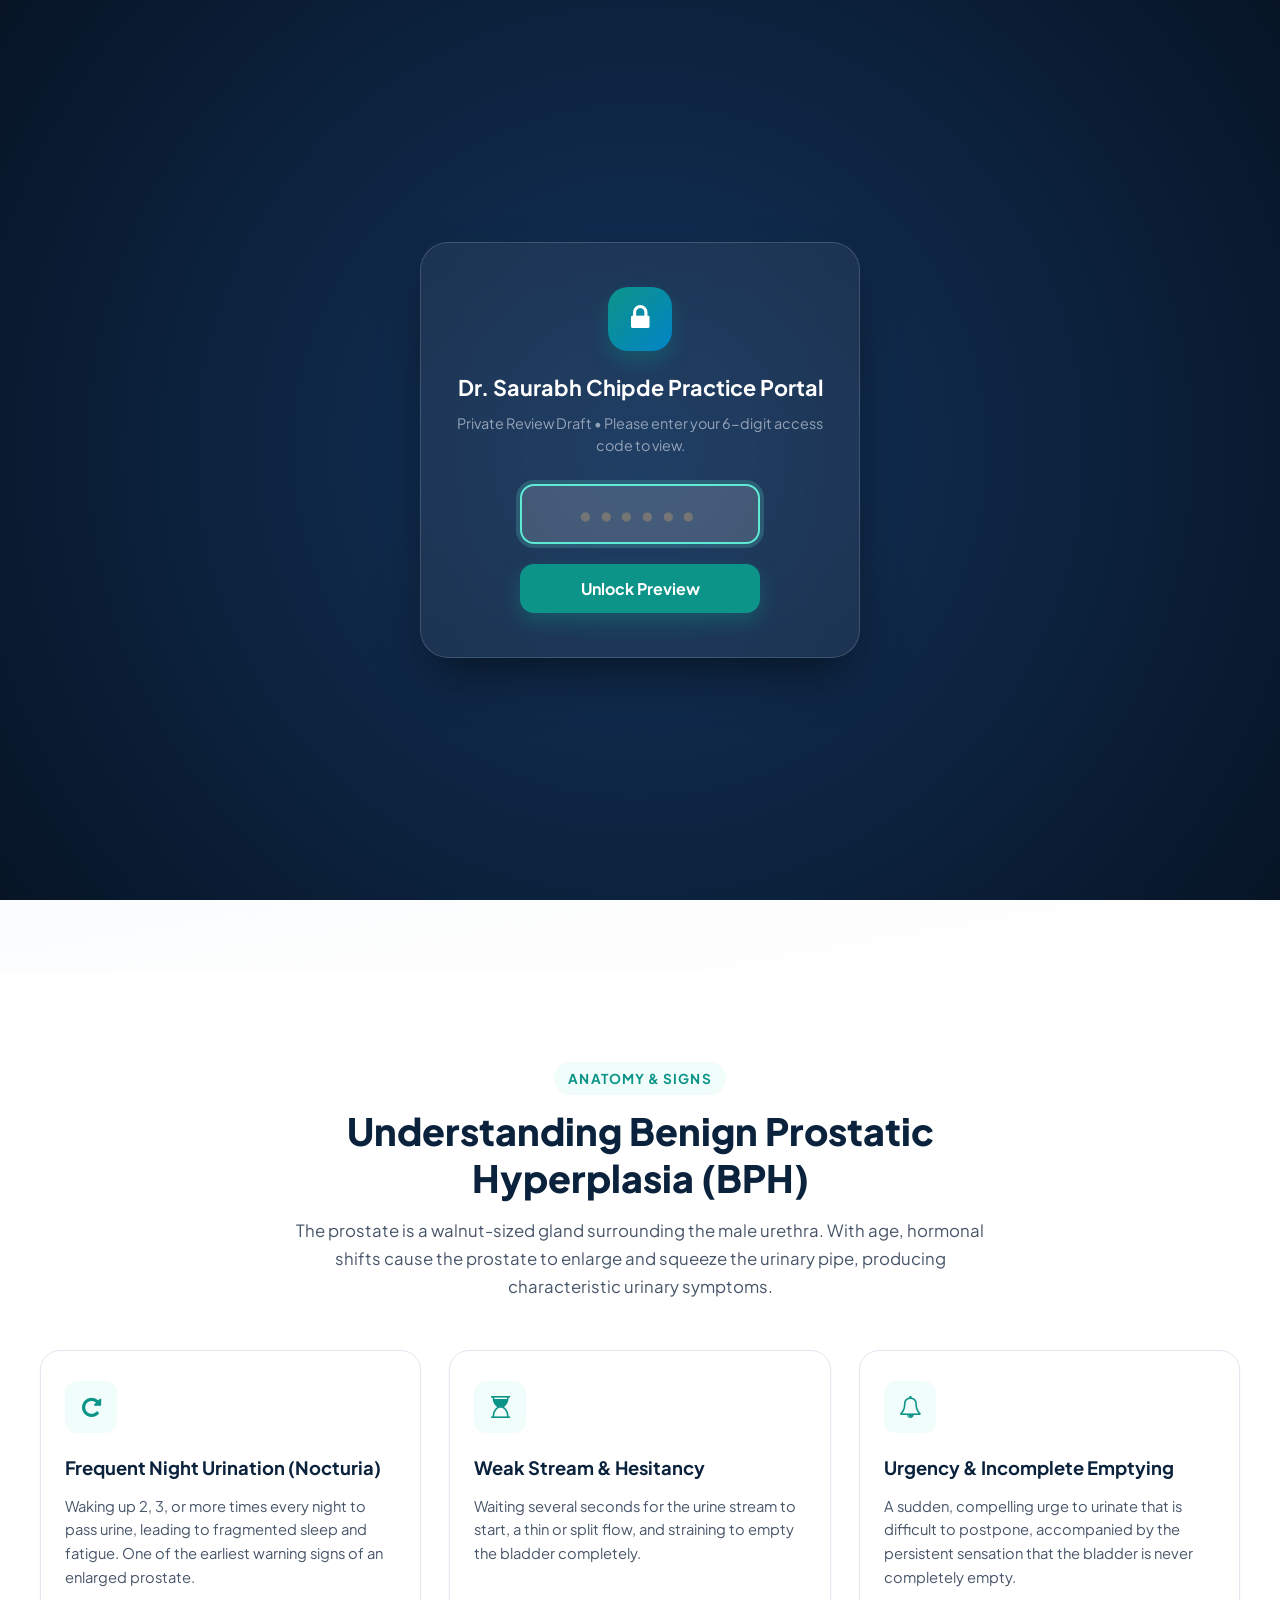
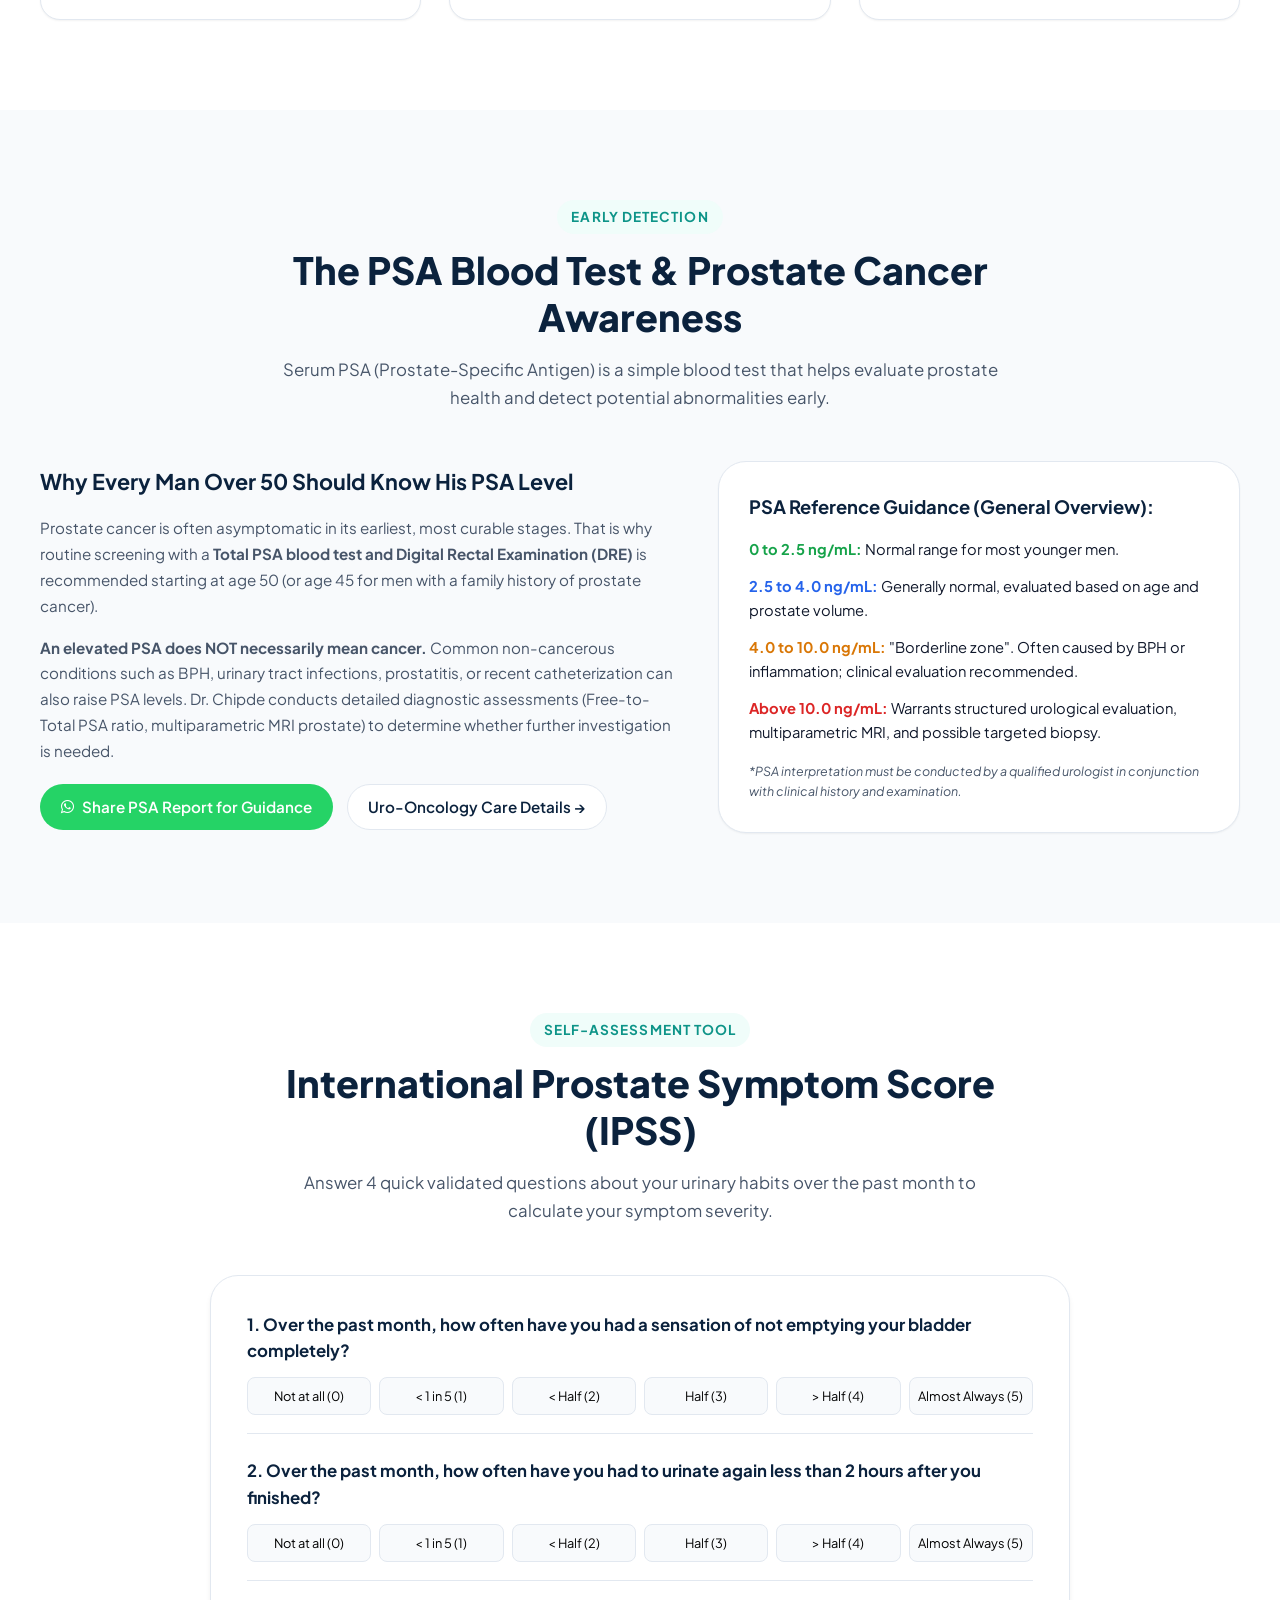
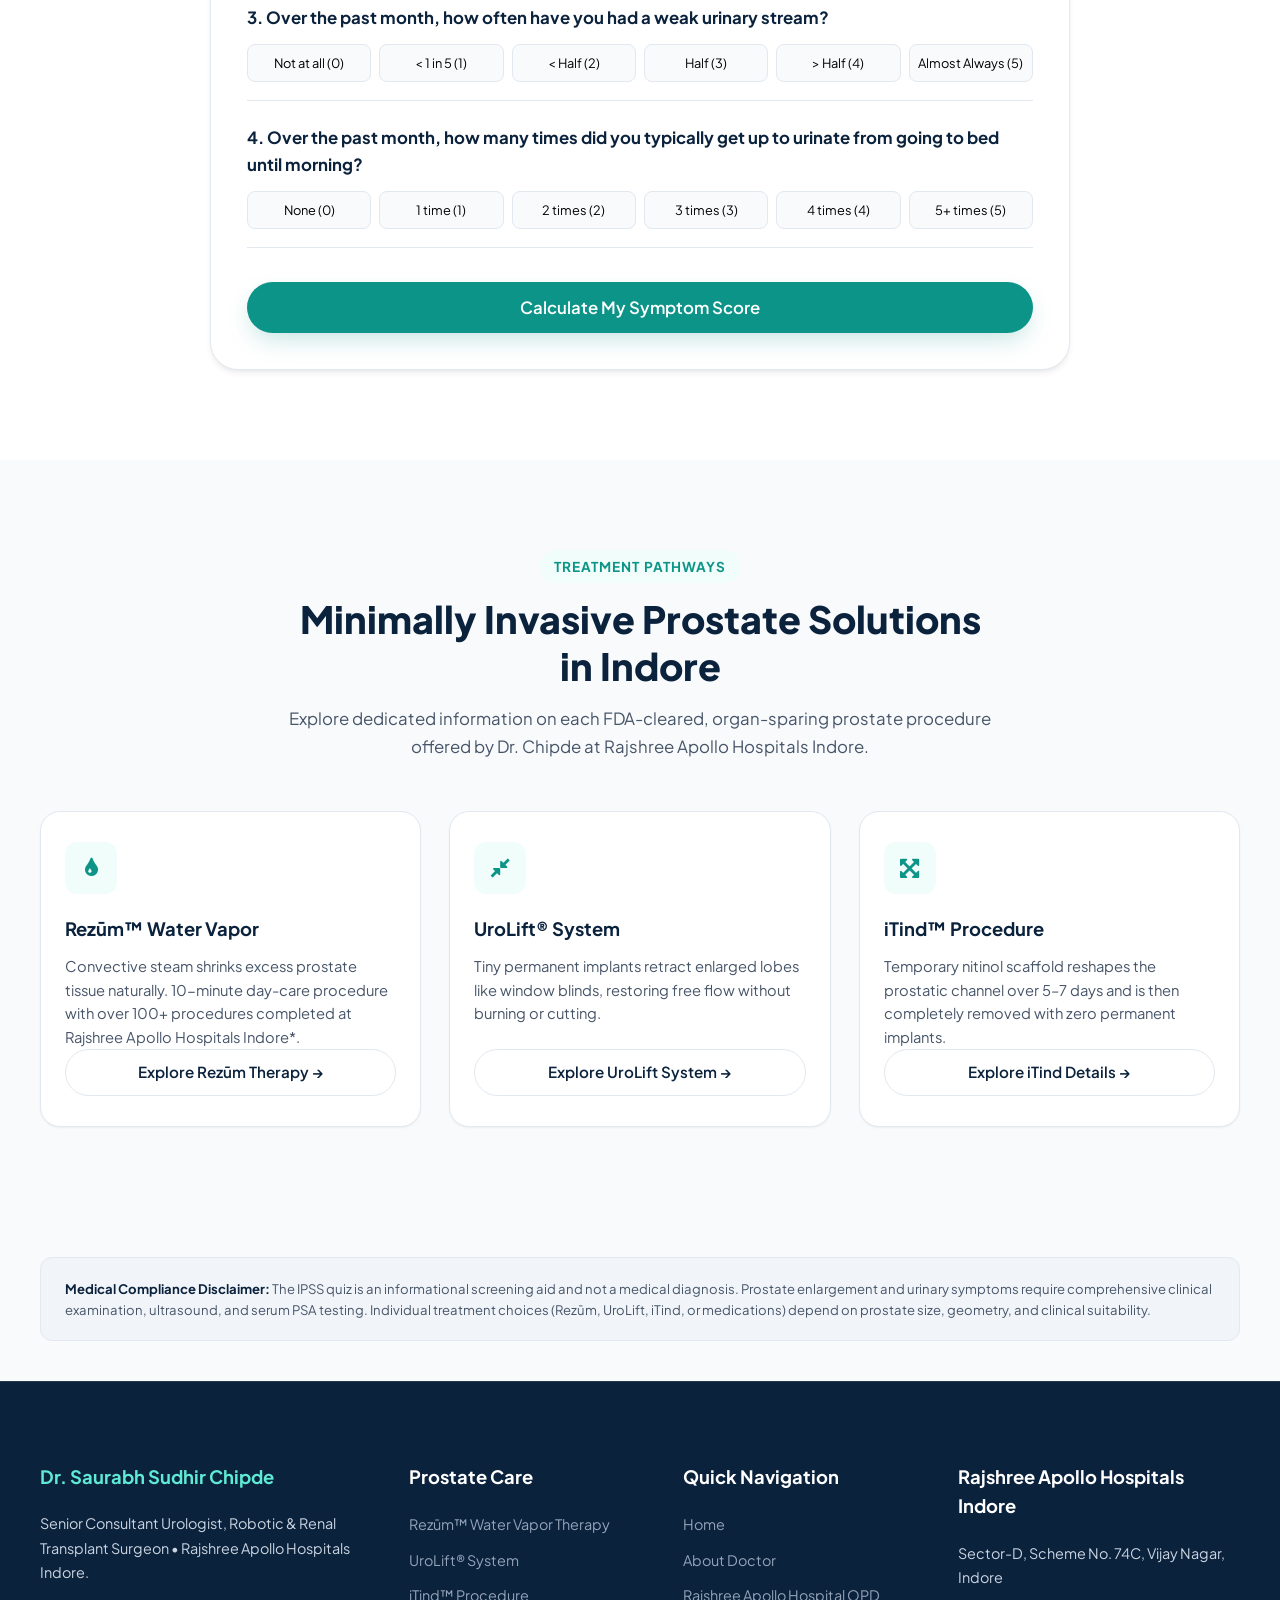
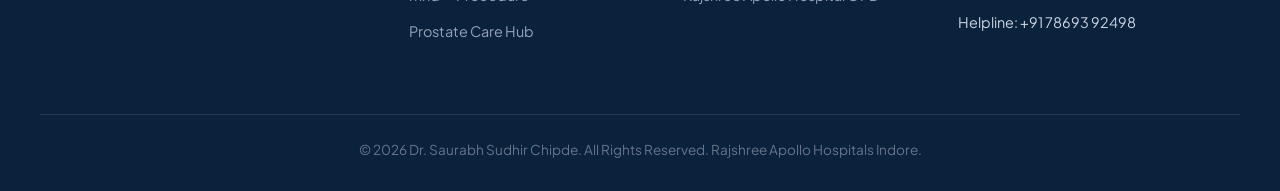
<file: prostate-health.html>
<!DOCTYPE html>
<html lang="en">
<head>
  <meta charset="UTF-8">
  <meta name="viewport" content="width=device-width, initial-scale=1.0">
  <title>Prostate Health & BPH Guide Indore | Symptoms, PSA & Treatments | Dr. Saurabh Chipde</title>
  <meta name="description" content="Comprehensive prostate health guide in Indore by Dr. Saurabh Sudhir Chipde at Rajshree Apollo Hospitals. Learn about BPH symptoms, PSA blood tests, prostate cancer screening, Rezūm, UroLift & iTind.">
  <meta name="keywords" content="Prostate health Indore, enlarged prostate symptoms, BPH doctor Indore, PSA test urologist Indore, prostate cancer screening Indore, Dr Saurabh Chipde prostate">

  <link rel="preconnect" href="https://fonts.googleapis.com">
  <link rel="preconnect" href="https://fonts.gstatic.com" crossorigin>
  <link href="https://fonts.googleapis.com/css2?family=Plus+Jakarta+Sans:wght@400;500;600;700;800&display=swap" rel="stylesheet">
  <link rel="stylesheet" href="https://cdnjs.cloudflare.com/ajax/libs/font-awesome/4.7.0/css/font-awesome.min.css">
  <link rel="stylesheet" href="styles.css">

  <style>
    .quiz-card {
      background: white;
      border: 1px solid var(--color-border);
      border-radius: var(--radius-xl);
      padding: 36px;
      box-shadow: var(--shadow-md);
      margin-top: 30px;
    }
    .quiz-question {
      margin-bottom: 24px;
      padding-bottom: 18px;
      border-bottom: 1px solid var(--color-border);
    }
    .quiz-question h4 {
      font-size: 1.05rem;
      color: var(--color-primary);
      margin-bottom: 12px;
      font-weight: 700;
    }
    .quiz-options {
      display: grid;
      grid-template-columns: repeat(6, 1fr);
      gap: 8px;
    }
    .quiz-opt-btn {
      padding: 10px 4px;
      border: 1px solid var(--color-border);
      border-radius: var(--radius-sm);
      background: var(--color-bg);
      font-size: 0.8rem;
      text-align: center;
      cursor: pointer;
      transition: var(--transition);
    }
    .quiz-opt-btn:hover, .quiz-opt-btn.selected {
      background: var(--color-accent);
      color: white;
      border-color: var(--color-accent);
      font-weight: 700;
    }
    .quiz-result-box {
      display: none;
      background: var(--color-accent-subtle);
      border: 2px solid var(--color-accent);
      border-radius: var(--radius-lg);
      padding: 24px;
      text-align: center;
      margin-top: 24px;
    }
    @media (max-width: 768px) {
      .quiz-options {
        grid-template-columns: repeat(3, 1fr);
      }
    }
  </style>
</head>
<body>

  <!-- Emergency Banner -->
  <aside class="emergency-banner" aria-label="Emergency Care Guidance">
    <div class="container">
      <div class="emergency-banner-left">
        <div class="emergency-icon"><i class="fa fa-ambulance"></i></div>
        <div><strong>Urgent Prostate Guidance:</strong> Acute urinary retention (painful inability to void)? Visit Rajshree Apollo Hospitals 24x7 Emergency immediately.</div>
      </div>
      <a href="tel:+917869392498" class="emergency-phone"><i class="fa fa-phone"></i> Emergency Help: +91 78693 92498</a>
    </div>
  </aside>

  <!-- Top Bar -->
  <div class="top-bar">
    <div class="container">
      <div class="top-bar-left">
        <span class="top-bar-badge"><i class="fa fa-hospital-o"></i> Rajshree Apollo Hospitals, Vijay Nagar, Indore</span>
        <span><i class="fa fa-clock-o"></i> Mon – Sat 10:00 AM – 06:00 PM</span>
      </div>
      <div class="top-bar-right">
        <a href="tel:+917869392498"><i class="fa fa-phone"></i> +91 78693 92498</a>
        <a href="https://www.instagram.com/dr.saurabhchipde/" target="_blank" style="color: #fbcfe8;">
          <i class="fa fa-instagram"></i> 8K+ Followers
        </a>
      </div>
    </div>
  </div>

  <!-- Header -->
  <header class="header-main" id="siteHeader">
    <div class="container nav-container">
      <a href="index.html" class="brand-logo">
        <div class="brand-mark">SC</div>
        <div class="brand-info">
          <h1>Dr. Saurabh Chipde</h1>
          <span>Senior Urologist • Rajshree Apollo Hospitals Indore</span>
        </div>
      </a>

      <nav>
        <ul class="nav-links">
          <li><a href="index.html">Home</a></li>
          <li><a href="about.html">About Doctor</a></li>
          
          <li class="nav-item-dropdown">
            <button type="button" class="nav-dropdown-toggle">
              Treatments <i class="fa fa-chevron-down dropdown-caret"></i>
            </button>
            <ul class="dropdown-menu">
              <li><a href="rezum-indore.html"><i class="fa fa-tint"></i> Rezūm™ Water Vapor <span class="dropdown-badge">100+ Done*</span></a></li>
              <li><a href="urolift-indore.html"><i class="fa fa-compress"></i> UroLift® System</a></li>
              <li><a href="itind-indore.html"><i class="fa fa-arrows-alt"></i> iTind™ Procedure</a></li>
              <li><a href="kidney-stones.html"><i class="fa fa-crosshairs"></i> Kidney Stone & RIRS</a></li>
              <li><a href="robotic-urology.html"><i class="fa fa-cogs"></i> Robotic Urology</a></li>
              <li><a href="laparoscopic-urology.html"><i class="fa fa-scissors"></i> Laparoscopic Urology</a></li>
              <li><a href="kidney-transplant.html"><i class="fa fa-heartbeat"></i> Renal Transplantation</a></li>
              <li><a href="prostate-health.html"><i class="fa fa-shield"></i> Prostate Health & PSA</a></li>
              <li class="dropdown-divider"></li>
              <li><a href="male-fertility.html"><i class="fa fa-user-md"></i> Andrology & Infertility</a></li>
              <li><a href="uro-oncology.html"><i class="fa fa-stethoscope"></i> Uro-Oncology</a></li>
              <li><a href="female-pediatric-urology.html"><i class="fa fa-child"></i> Female & Pediatric</a></li>
            </ul>
          </li>

          <li class="nav-item-dropdown active">
            <button type="button" class="nav-dropdown-toggle">
              Prostate Care <i class="fa fa-chevron-down dropdown-caret"></i>
            </button>
            <ul class="dropdown-menu">
              <li><a href="prostate-health.html"><i class="fa fa-info-circle"></i> Prostate & BPH Overview</a></li>
              <li><a href="rezum-indore.html"><i class="fa fa-tint"></i> Rezūm™ Steam Therapy</a></li>
              <li><a href="urolift-indore.html"><i class="fa fa-compress"></i> UroLift® System</a></li>
              <li><a href="itind-indore.html"><i class="fa fa-arrows-alt"></i> iTind™ Procedure</a></li>
              <li><a href="#ipss-checker"><i class="fa fa-calculator"></i> IPSS Symptom Quiz</a></li>
            </ul>
          </li>

          <li><a href="robotic-urology.html">Robotic Urology</a></li>
          <li><a href="kidney-transplant.html">Kidney Transplant</a></li>
          <li><a href="contact.html">Contact</a></li>
        </ul>
      </nav>

      <div class="nav-actions">
        <a href="tel:+917869392498" class="header-action-icon phone-icon" title="Call Clinic"><i class="fa fa-phone"></i></a>
        <a href="https://wa.me/917869392498?text=Hello%20Dr.%20Chipde%27s%20team,%20I%20would%20like%20to%20consult%20regarding%20prostate%20health." target="_blank" class="header-action-icon wa-icon" title="WhatsApp"><i class="fa fa-whatsapp"></i></a>
        <button type="button" class="btn btn-book-nav js-open-booking">Book Consultation</button>
        <button type="button" class="menu-toggle" aria-label="Toggle menu"><i class="fa fa-bars"></i></button>
      </div>
    </div>
  </header>

  <!-- Hero Section -->
  <section class="hero-section" style="padding: 50px 0 60px;">
    <div class="container hero-grid">
      <div class="hero-content">
        <div class="badge-trust">
          <i class="fa fa-shield"></i> Complete Prostate Care Hub • Rajshree Apollo Hospitals Indore
        </div>
        <h1 class="hero-title">
          Prostate Health, BPH & <span class="highlight">Early Screening</span> in Indore
        </h1>
        <p class="hero-subtitle">
          Over 50% of men over age 50 experience prostate enlargement. Learn the warning signs of Benign Prostatic Hyperplasia (BPH), understand PSA blood tests, and discover modern day-care therapies that preserve sexual function.
        </p>

        <div class="hero-features">
          <div class="hero-feature-item"><i class="fa fa-check-circle"></i> BPH Diagnosis & Flowmetry</div>
          <div class="hero-feature-item"><i class="fa fa-check-circle"></i> PSA Screening & Cancer Awareness</div>
          <div class="hero-feature-item"><i class="fa fa-check-circle"></i> Rezūm, UroLift & iTind Specialists</div>
          <div class="hero-feature-item"><i class="fa fa-check-circle"></i> 100% Confidential Evaluation</div>
        </div>

        <div class="hero-actions">
          <a href="https://wa.me/917869392498?text=Hello%20Dr.%20Chipde%27s%20team,%20I%20have%20questions%20about%20prostate%20symptoms%20and%20would%20like%20to%20consult." target="_blank" class="btn btn-whatsapp btn-lg">
            <i class="fa fa-whatsapp"></i> Consult on WhatsApp
          </a>
          <a href="#ipss-checker" class="btn btn-secondary btn-lg">
            Take Prostate Symptom Quiz (IPSS) <i class="fa fa-arrow-down"></i>
          </a>
        </div>
      </div>

      <div class="hero-image-wrapper">
        <div class="hero-doctor-card">
          <img src="dr-chipde-apollo-coat.jpg" alt="Dr Saurabh Sudhir Chipde Prostate Specialist Indore" class="hero-img">
          <div class="floating-pill pill-rezum">
            <div class="pill-icon"><i class="fa fa-tint"></i></div>
            <div class="pill-text">
              <strong>Rezūm™ Specialist</strong>
              <span>Prostate Specialist</span>
            </div>
          </div>
        </div>
      </div>
    </div>
  </section>

  <!-- Understanding BPH & Symptoms -->
  <section class="section" style="background: white;">
    <div class="container">
      <div class="section-header">
        <span class="section-tag">Anatomy & Signs</span>
        <h2 class="section-title">Understanding Benign Prostatic Hyperplasia (BPH)</h2>
        <p class="section-description">
          The prostate is a walnut-sized gland surrounding the male urethra. With age, hormonal shifts cause the prostate to enlarge and squeeze the urinary pipe, producing characteristic urinary symptoms.
        </p>
      </div>

      <div class="why-choose-grid">
        <div class="why-choose-card">
          <div class="why-choose-icon"><i class="fa fa-repeat"></i></div>
          <h3>Frequent Night Urination (Nocturia)</h3>
          <p>Waking up 2, 3, or more times every night to pass urine, leading to fragmented sleep and fatigue. One of the earliest warning signs of an enlarged prostate.</p>
        </div>

        <div class="why-choose-card">
          <div class="why-choose-icon"><i class="fa fa-hourglass-start"></i></div>
          <h3>Weak Stream & Hesitancy</h3>
          <p>Waiting several seconds for the urine stream to start, a thin or split flow, and straining to empty the bladder completely.</p>
        </div>

        <div class="why-choose-card">
          <div class="why-choose-icon"><i class="fa fa-bell-o"></i></div>
          <h3>Urgency & Incomplete Emptying</h3>
          <p>A sudden, compelling urge to urinate that is difficult to postpone, accompanied by the persistent sensation that the bladder is never completely empty.</p>
        </div>
      </div>
    </div>
  </section>

  <!-- Prostate Specific Antigen (PSA) & Cancer Awareness -->
  <section class="section" style="background: var(--color-bg);">
    <div class="container">
      <div class="section-header">
        <span class="section-tag">Early Detection</span>
        <h2 class="section-title">The PSA Blood Test & Prostate Cancer Awareness</h2>
        <p class="section-description">
          Serum PSA (Prostate-Specific Antigen) is a simple blood test that helps evaluate prostate health and detect potential abnormalities early.
        </p>
      </div>

      <div style="display: grid; grid-template-columns: 1.1fr 0.9fr; gap: 40px; align-items: center;">
        <div>
          <h3 style="color: var(--color-primary); font-size: 1.35rem; margin-bottom: 16px; font-weight: 700;">
            Why Every Man Over 50 Should Know His PSA Level
          </h3>
          <p style="color: var(--text-muted); font-size: 0.95rem; line-height: 1.7; margin-bottom: 16px;">
            Prostate cancer is often asymptomatic in its earliest, most curable stages. That is why routine screening with a <strong>Total PSA blood test and Digital Rectal Examination (DRE)</strong> is recommended starting at age 50 (or age 45 for men with a family history of prostate cancer).
          </p>
          <p style="color: var(--text-muted); font-size: 0.95rem; line-height: 1.7; margin-bottom: 20px;">
            <strong>An elevated PSA does NOT necessarily mean cancer.</strong> Common non-cancerous conditions such as BPH, urinary tract infections, prostatitis, or recent catheterization can also raise PSA levels. Dr. Chipde conducts detailed diagnostic assessments (Free-to-Total PSA ratio, multiparametric MRI prostate) to determine whether further investigation is needed.
          </p>
          <div style="display: flex; gap: 14px; flex-wrap: wrap;">
            <a href="https://wa.me/917869392498?text=Hello%20Dr.%20Chipde%27s%20team,%20I%20have%20a%20PSA%20test%20report%20and%20would%20like%20guidance." target="_blank" class="btn btn-whatsapp">
              <i class="fa fa-whatsapp"></i> Share PSA Report for Guidance
            </a>
            <a href="uro-oncology.html" class="btn btn-secondary">
              Uro-Oncology Care Details →
            </a>
          </div>
        </div>

        <div style="background: white; border-radius: var(--radius-xl); padding: 30px; border: 1px solid var(--color-border); box-shadow: var(--shadow-sm);">
          <h4 style="color: var(--color-primary); font-size: 1.15rem; margin-bottom: 16px; font-weight: 700;">
            PSA Reference Guidance (General Overview):
          </h4>
          <ul style="list-style: none; display: flex; flex-direction: column; gap: 14px; font-size: 0.92rem; color: var(--text-main);">
            <li><strong style="color: #16a34a;">0 to 2.5 ng/mL:</strong> Normal range for most younger men.</li>
            <li><strong style="color: #2563eb;">2.5 to 4.0 ng/mL:</strong> Generally normal, evaluated based on age and prostate volume.</li>
            <li><strong style="color: #d97706;">4.0 to 10.0 ng/mL:</strong> "Borderline zone". Often caused by BPH or inflammation; clinical evaluation recommended.</li>
            <li><strong style="color: #dc2626;">Above 10.0 ng/mL:</strong> Warrants structured urological evaluation, multiparametric MRI, and possible targeted biopsy.</li>
          </ul>
          <p style="font-size: 0.78rem; color: var(--text-muted); margin-top: 18px; font-style: italic;">
            *PSA interpretation must be conducted by a qualified urologist in conjunction with clinical history and examination.
          </p>
        </div>
      </div>
    </div>
  </section>

  <!-- Interactive IPSS Symptom Checker -->
  <section id="ipss-checker" class="section" style="background: white;">
    <div class="container" style="max-width: 900px;">
      <div class="section-header">
        <span class="section-tag">Self-Assessment Tool</span>
        <h2 class="section-title">International Prostate Symptom Score (IPSS)</h2>
        <p class="section-description">
          Answer 4 quick validated questions about your urinary habits over the past month to calculate your symptom severity.
        </p>
      </div>

      <div class="quiz-card">
        <!-- Q1 -->
        <div class="quiz-question" id="q1">
          <h4>1. Over the past month, how often have you had a sensation of not emptying your bladder completely?</h4>
          <div class="quiz-options">
            <button type="button" class="quiz-opt-btn" data-val="0">Not at all (0)</button>
            <button type="button" class="quiz-opt-btn" data-val="1">< 1 in 5 (1)</button>
            <button type="button" class="quiz-opt-btn" data-val="2">< Half (2)</button>
            <button type="button" class="quiz-opt-btn" data-val="3">Half (3)</button>
            <button type="button" class="quiz-opt-btn" data-val="4">> Half (4)</button>
            <button type="button" class="quiz-opt-btn" data-val="5">Almost Always (5)</button>
          </div>
        </div>

        <!-- Q2 -->
        <div class="quiz-question" id="q2">
          <h4>2. Over the past month, how often have you had to urinate again less than 2 hours after you finished?</h4>
          <div class="quiz-options">
            <button type="button" class="quiz-opt-btn" data-val="0">Not at all (0)</button>
            <button type="button" class="quiz-opt-btn" data-val="1">< 1 in 5 (1)</button>
            <button type="button" class="quiz-opt-btn" data-val="2">< Half (2)</button>
            <button type="button" class="quiz-opt-btn" data-val="3">Half (3)</button>
            <button type="button" class="quiz-opt-btn" data-val="4">> Half (4)</button>
            <button type="button" class="quiz-opt-btn" data-val="5">Almost Always (5)</button>
          </div>
        </div>

        <!-- Q3 -->
        <div class="quiz-question" id="q3">
          <h4>3. Over the past month, how often have you had a weak urinary stream?</h4>
          <div class="quiz-options">
            <button type="button" class="quiz-opt-btn" data-val="0">Not at all (0)</button>
            <button type="button" class="quiz-opt-btn" data-val="1">< 1 in 5 (1)</button>
            <button type="button" class="quiz-opt-btn" data-val="2">< Half (2)</button>
            <button type="button" class="quiz-opt-btn" data-val="3">Half (3)</button>
            <button type="button" class="quiz-opt-btn" data-val="4">> Half (4)</button>
            <button type="button" class="quiz-opt-btn" data-val="5">Almost Always (5)</button>
          </div>
        </div>

        <!-- Q4 -->
        <div class="quiz-question" id="q4">
          <h4>4. Over the past month, how many times did you typically get up to urinate from going to bed until morning?</h4>
          <div class="quiz-options">
            <button type="button" class="quiz-opt-btn" data-val="0">None (0)</button>
            <button type="button" class="quiz-opt-btn" data-val="1">1 time (1)</button>
            <button type="button" class="quiz-opt-btn" data-val="2">2 times (2)</button>
            <button type="button" class="quiz-opt-btn" data-val="3">3 times (3)</button>
            <button type="button" class="quiz-opt-btn" data-val="4">4 times (4)</button>
            <button type="button" class="quiz-opt-btn" data-val="5">5+ times (5)</button>
          </div>
        </div>

        <button type="button" id="btnCalculateQuiz" class="btn btn-primary btn-lg" style="width: 100%; margin-top: 10px;">
          Calculate My Symptom Score
        </button>

        <div id="quizResultBox" class="quiz-result-box">
          <h3 id="quizResultTitle" style="color: var(--color-primary); font-size: 1.3rem; margin-bottom: 8px;">Your Score</h3>
          <p id="quizResultDesc" style="color: var(--text-muted); font-size: 0.95rem; line-height: 1.6; margin-bottom: 20px;"></p>
          <a id="quizWaLink" href="https://wa.me/917869392498?text=Hello%20Dr.%20Chipde,%20I%20completed%20the%20prostate%20quiz%20and%20would%20like%20to%20discuss%20my%20symptoms." target="_blank" class="btn btn-whatsapp btn-lg">
            <i class="fa fa-whatsapp"></i> Share Score with Dr. Chipde on WhatsApp
          </a>
        </div>
      </div>
    </div>
  </section>

  <!-- Minimally Invasive Pathways Grid -->
  <section class="section" style="background: var(--color-bg);">
    <div class="container">
      <div class="section-header">
        <span class="section-tag">Treatment Pathways</span>
        <h2 class="section-title">Minimally Invasive Prostate Solutions in Indore</h2>
        <p class="section-description">
          Explore dedicated information on each FDA-cleared, organ-sparing prostate procedure offered by Dr. Chipde at Rajshree Apollo Hospitals Indore.
        </p>
      </div>

      <div class="why-choose-grid">
        <div class="why-choose-card">
          <div class="why-choose-icon"><i class="fa fa-tint"></i></div>
          <h3>Rezūm™ Water Vapor</h3>
          <p>Convective steam shrinks excess prostate tissue naturally. 10-minute day-care procedure with over 100+ procedures completed at Rajshree Apollo Hospitals Indore*.</p>
          <a href="rezum-indore.html" class="btn btn-secondary" style="margin-top: auto;">Explore Rezūm Therapy →</a>
        </div>

        <div class="why-choose-card">
          <div class="why-choose-icon"><i class="fa fa-compress"></i></div>
          <h3>UroLift® System</h3>
          <p>Tiny permanent implants retract enlarged lobes like window blinds, restoring free flow without burning or cutting.</p>
          <a href="urolift-indore.html" class="btn btn-secondary" style="margin-top: auto;">Explore UroLift System →</a>
        </div>

        <div class="why-choose-card">
          <div class="why-choose-icon"><i class="fa fa-arrows-alt"></i></div>
          <h3>iTind™ Procedure</h3>
          <p>Temporary nitinol scaffold reshapes the prostatic channel over 5–7 days and is then completely removed with zero permanent implants.</p>
          <a href="itind-indore.html" class="btn btn-secondary" style="margin-top: auto;">Explore iTind Details →</a>
        </div>
      </div>
    </div>
  </section>

  <!-- Medical Compliance Disclaimer -->
  <div class="container">
    <div class="medical-disclaimer-box">
      <strong>Medical Compliance Disclaimer:</strong> The IPSS quiz is an informational screening aid and not a medical diagnosis. Prostate enlargement and urinary symptoms require comprehensive clinical examination, ultrasound, and serum PSA testing. Individual treatment choices (Rezūm, UroLift, iTind, or medications) depend on prostate size, geometry, and clinical suitability.
    </div>
  </div>

  <!-- Footer -->
  <footer class="footer-main" style="margin-top: 40px;">
    <div class="container">
      <div class="footer-grid">
        <div class="footer-col">
          <h4 style="color: #5eead4;">Dr. Saurabh Sudhir Chipde</h4>
          <p>Senior Consultant Urologist, Robotic & Renal Transplant Surgeon • Rajshree Apollo Hospitals Indore.</p>
        </div>
        <div class="footer-col">
          <h4>Prostate Care</h4>
          <ul class="footer-links">
            <li><a href="rezum-indore.html">Rezūm™ Water Vapor Therapy</a></li>
            <li><a href="urolift-indore.html">UroLift® System</a></li>
            <li><a href="itind-indore.html">iTind™ Procedure</a></li>
            <li><a href="prostate-health.html">Prostate Care Hub</a></li>
          </ul>
        </div>
        <div class="footer-col">
          <h4>Quick Navigation</h4>
          <ul class="footer-links">
            <li><a href="index.html">Home</a></li>
            <li><a href="about.html">About Doctor</a></li>
            <li><a href="contact.html">Rajshree Apollo Hospital OPD</a></li>
          </ul>
        </div>
        <div class="footer-col">
          <h4>Rajshree Apollo Hospitals Indore</h4>
          <p style="color: #cbd5e1; font-size: 0.9rem;">Sector-D, Scheme No. 74C, Vijay Nagar, Indore</p>
          <p style="color: #cbd5e1; font-size: 0.9rem;">Helpline: +91 78693 92498</p>
        </div>
      </div>
      <div class="footer-bottom">
        <p>© 2026 Dr. Saurabh Sudhir Chipde. All Rights Reserved. Rajshree Apollo Hospitals Indore.</p>
      </div>
    </div>
  </footer>

  <script src="app.js"></script>
  <script>
    // Embedded IPSS Calculator logic
    document.addEventListener('DOMContentLoaded', () => {
      const qScores = { q1: 0, q2: 0, q3: 0, q4: 0 };
      ['q1', 'q2', 'q3', 'q4'].forEach(qId => {
        const qEl = document.getElementById(qId);
        if (!qEl) return;
        const btns = qEl.querySelectorAll('.quiz-opt-btn');
        btns.forEach(btn => {
          btn.addEventListener('click', () => {
            btns.forEach(b => b.classList.remove('selected'));
            btn.classList.add('selected');
            qScores[qId] = parseInt(btn.getAttribute('data-val'), 10);
          });
        });
      });

      const calcBtn = document.getElementById('btnCalculateQuiz');
      const resBox = document.getElementById('quizResultBox');
      const resTitle = document.getElementById('quizResultTitle');
      const resDesc = document.getElementById('quizResultDesc');
      const resWa = document.getElementById('quizWaLink');

      if (calcBtn) {
        calcBtn.addEventListener('click', () => {
          const total = qScores.q1 + qScores.q2 + qScores.q3 + qScores.q4;
          let level = 'Mild Symptoms';
          let advice = 'Your symptoms appear to be mild. Regular hydration monitoring and periodic evaluation are advised.';
          if (total >= 8 && total <= 14) {
            level = 'Moderate BPH Symptoms';
            advice = 'Your symptoms indicate moderate obstruction. Minimally invasive day-care therapies like Rezūm, UroLift, or iTind may offer significant relief while protecting sexual health.';
          } else if (total > 14) {
            level = 'Severe BPH Symptoms';
            advice = 'Your symptoms reflect significant urinary obstruction. We recommend consulting Dr. Chipde promptly for uroflowmetry and ultrasound evaluation to prevent urinary retention.';
          }

          resTitle.textContent = `Score: ${total} / 20 • ${level}`;
          resDesc.textContent = advice;
          resWa.href = `https://wa.me/917869392498?text=Hello%20Dr.%20Chipde%27s%20team,%20I%20completed%20the%20prostate%20quiz%20with%20a%20score%20of%20${total}%20(${encodeURIComponent(level)}).%20I%20would%20like%20to%20consult.`;
          resBox.style.display = 'block';
          resBox.scrollIntoView({ behavior: 'smooth' });
        });
      }
    });
  </script>
</body>
</html>
</file>
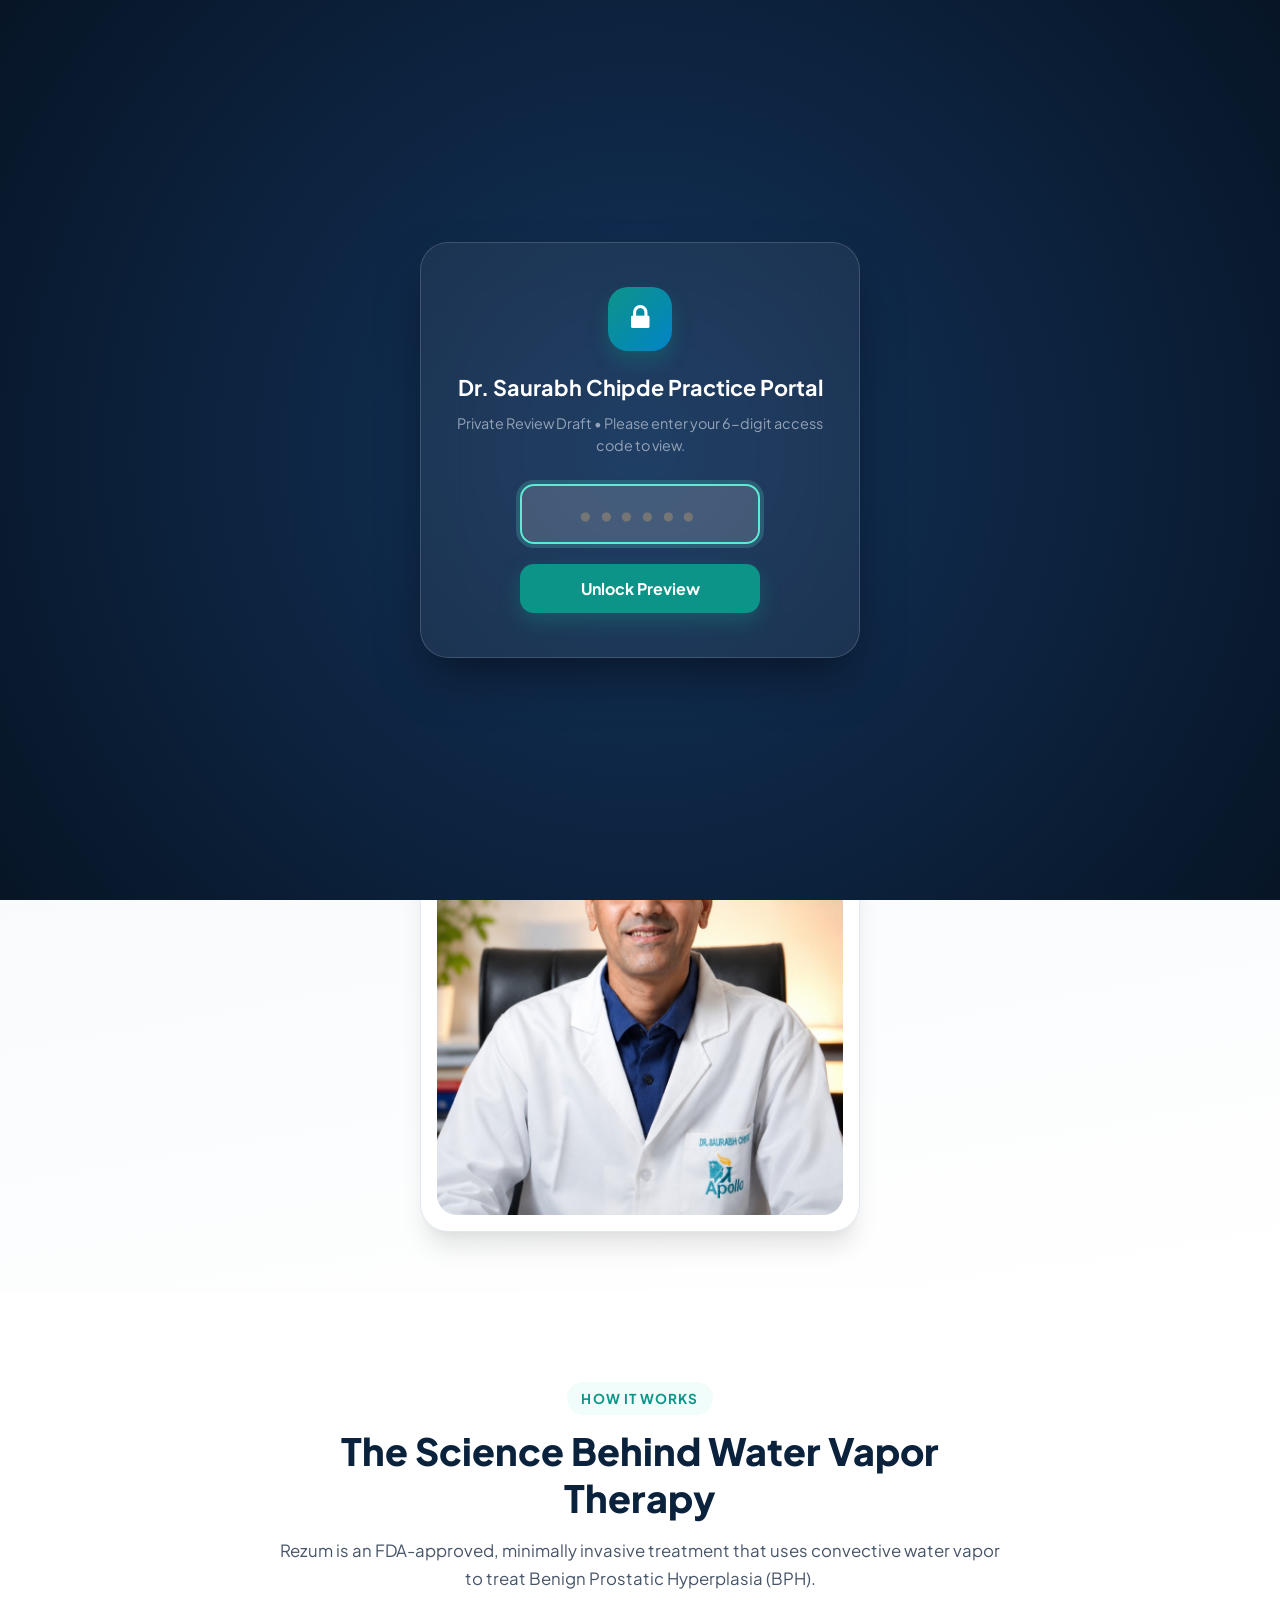
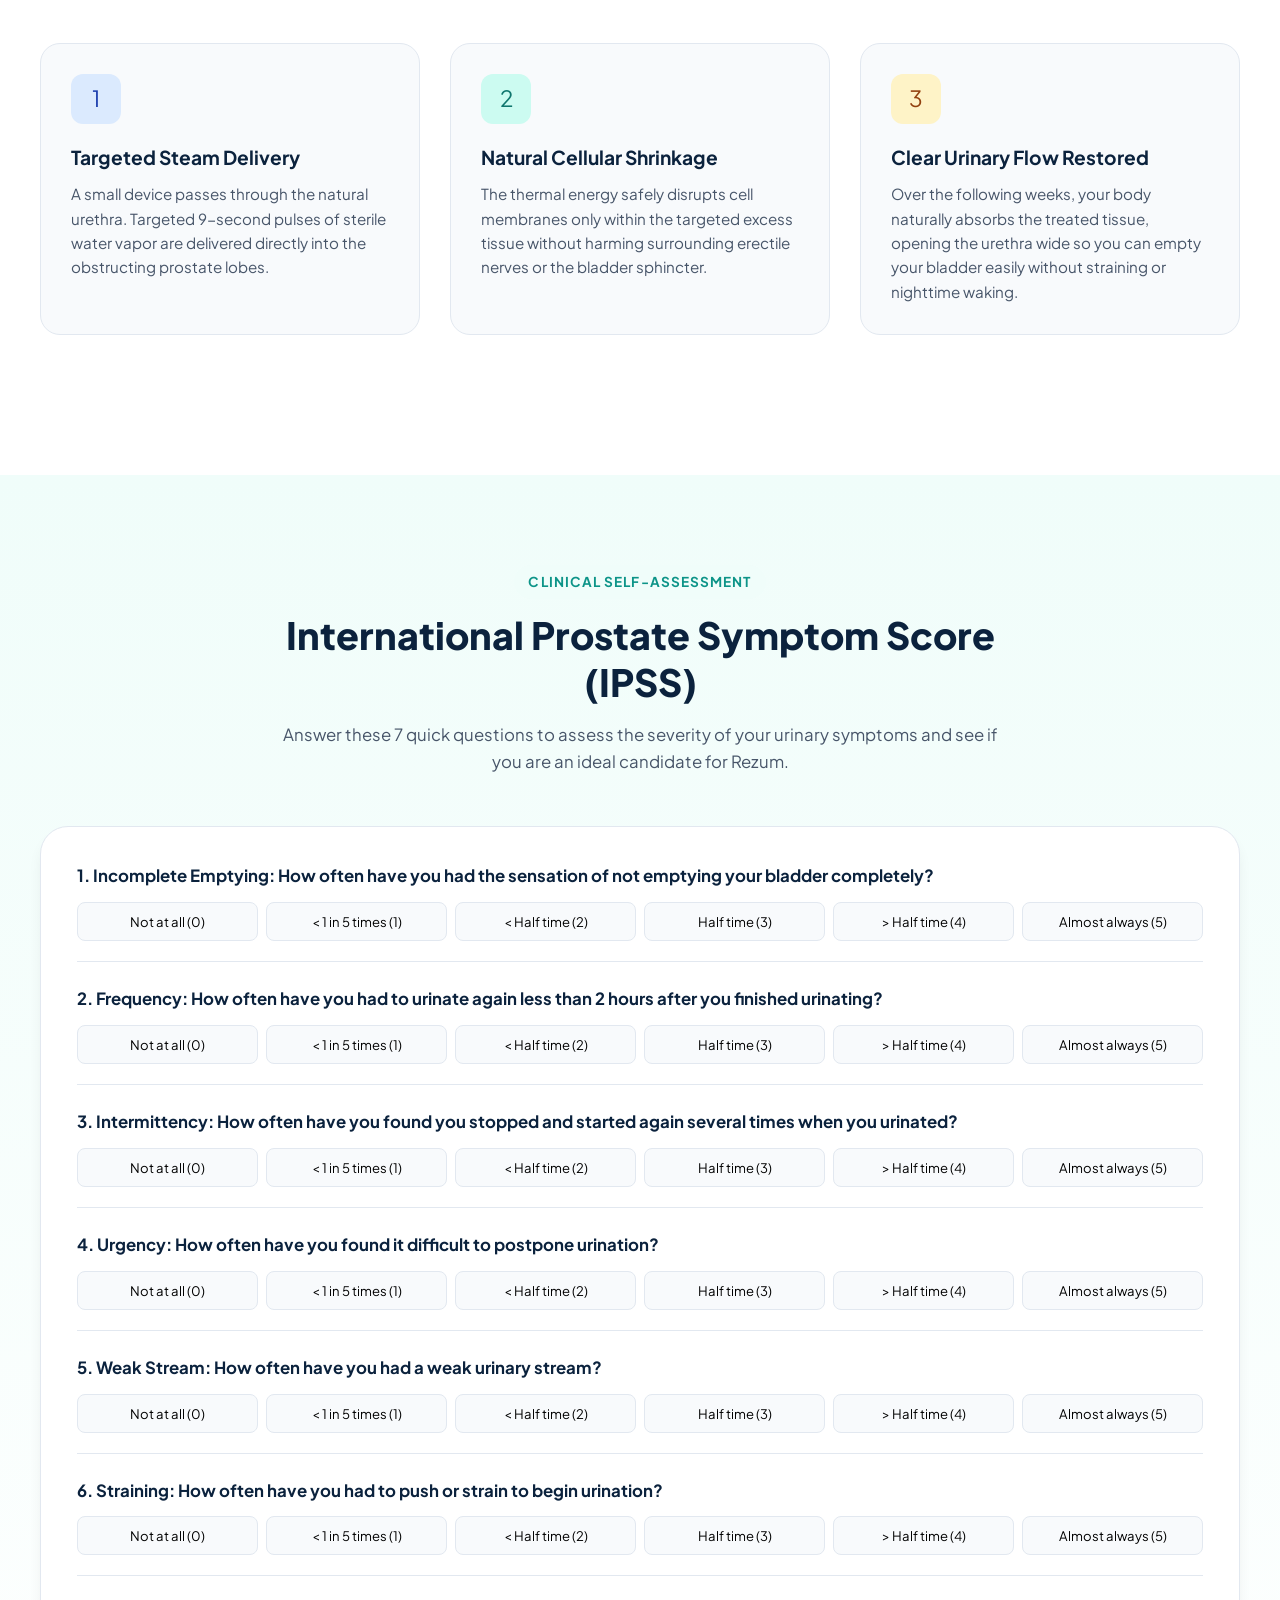
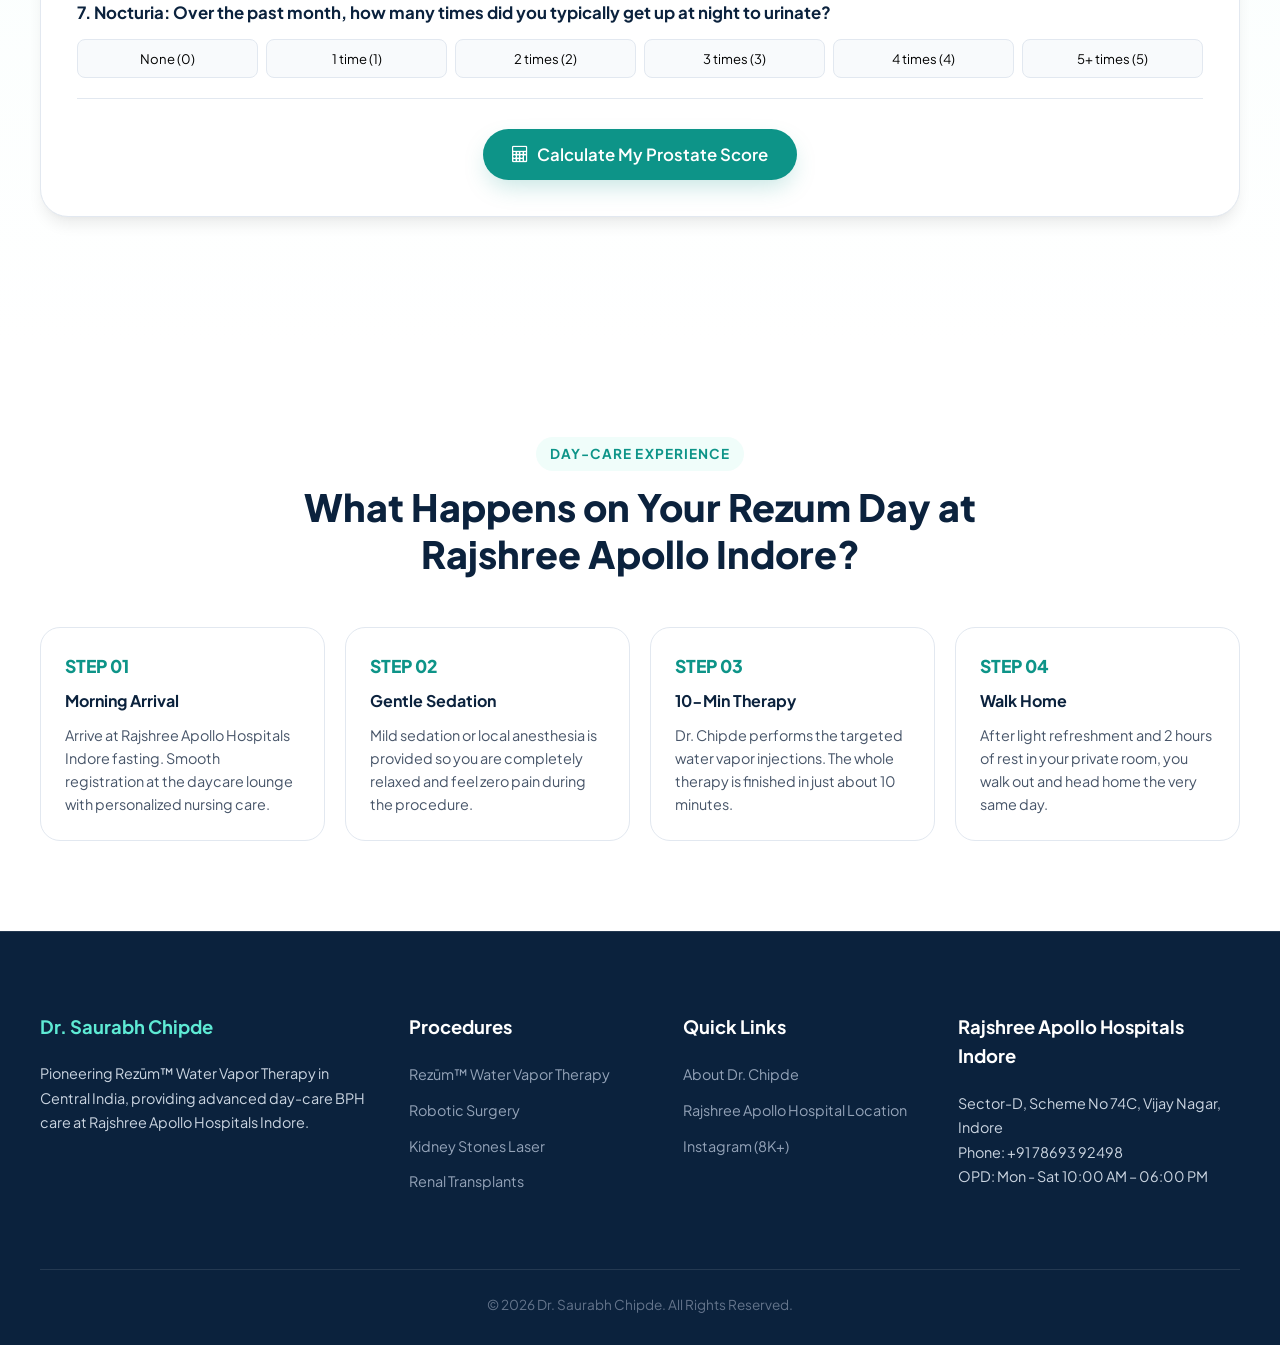
<file: rezum-indore.html>
<!DOCTYPE html>
<html lang="en">
<head>
  <meta charset="UTF-8">
  <meta name="viewport" content="width=device-width, initial-scale=1.0">
  <title>Rezūm™ Water Vapor Therapy in Indore | 100+ Procedures Done* | Dr. Saurabh Chipde</title>
  <meta name="description" content="Get natural, day-care relief from an enlarged prostate (BPH) with Rezūm™ Water Vapor Therapy in Indore. Over 100+ procedures performed by Dr. Saurabh Chipde at Rajshree Apollo Hospitals.">
  <meta name="keywords" content="Rezum therapy Indore, Rezum water vapor Indore, enlarged prostate treatment Indore, BPH treatment without surgery Indore, Dr Saurabh Chipde rezum">

  <!-- Open Graph -->
  <meta property="og:title" content="Rezum Water Vapor Therapy in Indore | Dr. Saurabh Chipde">
  <meta property="og:description" content="10-Minute Day-Care steam therapy for enlarged prostate with high preservation of sexual function at Rajshree Apollo Hospitals Indore.">
  <meta property="og:image" content="dr-chipde-apollo-coat.jpg">

  <!-- Fonts & Icons -->
  <link rel="preconnect" href="https://fonts.googleapis.com">
  <link rel="preconnect" href="https://fonts.gstatic.com" crossorigin>
  <link href="https://fonts.googleapis.com/css2?family=Plus+Jakarta+Sans:wght@400;500;600;700;800&display=swap" rel="stylesheet">
  <link rel="stylesheet" href="https://cdnjs.cloudflare.com/ajax/libs/font-awesome/4.7.0/css/font-awesome.min.css">
  <link rel="stylesheet" href="styles.css?v=2">

  <style>
    .ipss-box {
      background: white;
      border-radius: var(--radius-xl);
      border: 1px solid var(--color-border);
      padding: 36px;
      box-shadow: var(--shadow-lg);
      margin: 40px 0;
    }
    .ipss-q {
      margin-bottom: 24px;
      padding-bottom: 20px;
      border-bottom: 1px solid var(--color-border);
    }
    .ipss-q h4 {
      font-size: 1.05rem;
      color: var(--color-primary);
      margin-bottom: 12px;
      font-weight: 700;
    }
    .ipss-options {
      display: grid;
      grid-template-columns: repeat(6, 1fr);
      gap: 8px;
    }
    .ipss-btn {
      padding: 10px 6px;
      border: 1px solid var(--color-border);
      border-radius: var(--radius-sm);
      background: var(--color-bg);
      font-size: 0.82rem;
      text-align: center;
      cursor: pointer;
      transition: var(--transition);
    }
    .ipss-btn:hover, .ipss-btn.selected {
      background: var(--color-accent);
      color: white;
      border-color: var(--color-accent);
      font-weight: 700;
    }
    .ipss-result {
      display: none;
      background: var(--color-accent-subtle);
      border: 2px solid var(--color-accent);
      border-radius: var(--radius-lg);
      padding: 24px;
      text-align: center;
      margin-top: 30px;
    }
    @media (max-width: 768px) {
      .ipss-options {
        grid-template-columns: repeat(3, 1fr);
      }
    }
  </style>
</head>
<body>

  <!-- Emergency Banner -->
  <aside class="emergency-banner" aria-label="Emergency Care Guidance">
    <div class="container">
      <div class="emergency-banner-left">
        <div class="emergency-icon"><i class="fa fa-ambulance"></i></div>
        <div><strong>Urgent Prostate Care:</strong> Acute painful retention or severe infection? Visit Rajshree Apollo Hospitals 24x7 Emergency immediately.</div>
      </div>
      <a href="tel:+917869392498" class="emergency-phone"><i class="fa fa-phone"></i> Emergency Help: +91 78693 92498</a>
    </div>
  </aside>

  <!-- Top Bar -->
  <div class="top-bar">
    <div class="container">
      <div class="top-bar-left">
        <span class="top-bar-badge"><i class="fa fa-hospital-o"></i> Rajshree Apollo Hospitals, Vijay Nagar, Indore</span>
        <span><i class="fa fa-clock-o"></i> Mon - Sat 10:00 AM – 06:00 PM</span>
      </div>
      <div class="top-bar-right">
        <a href="tel:+917869392498"><i class="fa fa-phone"></i> +91 78693 92498</a>
        <a href="https://www.instagram.com/dr.saurabhchipde/" target="_blank" style="color: #fbcfe8;">
          <i class="fa fa-instagram"></i> 8K+ Followers on Instagram
        </a>
      </div>
    </div>
  </div>

  <!-- Header -->
  <header class="header-main" id="siteHeader">
    <div class="container nav-container">
      <a href="index.html" class="brand-logo">
        <div class="brand-mark">SC</div>
        <div class="brand-info">
          <h1>Dr. Saurabh Chipde</h1>
          <span>Senior Urologist • Rajshree Apollo Hospitals Indore</span>
        </div>
      </a>

      <nav>
        <ul class="nav-links">
          <li><a href="index.html">Home</a></li>
          <li><a href="about.html">About Doctor</a></li>
          
          <li class="nav-item-dropdown">
            <button type="button" class="nav-dropdown-toggle">
              Treatments <i class="fa fa-chevron-down dropdown-caret"></i>
            </button>
            <ul class="dropdown-menu">
              <li><a href="rezum-indore.html"><i class="fa fa-tint"></i> Rezūm™ Water Vapor <span class="dropdown-badge">100+ Done*</span></a></li>
              <li><a href="urolift-indore.html"><i class="fa fa-compress"></i> UroLift® System</a></li>
              <li><a href="itind-indore.html"><i class="fa fa-arrows-alt"></i> iTind™ Procedure</a></li>
              <li><a href="kidney-stones.html"><i class="fa fa-crosshairs"></i> Kidney Stone & RIRS</a></li>
              <li><a href="robotic-urology.html"><i class="fa fa-cogs"></i> Robotic Urology</a></li>
              <li><a href="laparoscopic-urology.html"><i class="fa fa-scissors"></i> Laparoscopic Urology</a></li>
              <li><a href="kidney-transplant.html"><i class="fa fa-heartbeat"></i> Renal Transplantation</a></li>
              <li><a href="prostate-health.html"><i class="fa fa-shield"></i> Prostate Health & PSA</a></li>
              <li class="dropdown-divider"></li>
              <li><a href="male-fertility.html"><i class="fa fa-user-md"></i> Andrology & Infertility</a></li>
              <li><a href="uro-oncology.html"><i class="fa fa-stethoscope"></i> Uro-Oncology</a></li>
              <li><a href="female-pediatric-urology.html"><i class="fa fa-child"></i> Female & Pediatric</a></li>
            </ul>
          </li>

          <li class="nav-item-dropdown active">
            <button type="button" class="nav-dropdown-toggle">
              Prostate Care <i class="fa fa-chevron-down dropdown-caret"></i>
            </button>
            <ul class="dropdown-menu">
              <li><a href="prostate-health.html"><i class="fa fa-info-circle"></i> Prostate & BPH Overview</a></li>
              <li><a href="rezum-indore.html"><i class="fa fa-tint"></i> Rezūm™ Steam Therapy</a></li>
              <li><a href="urolift-indore.html"><i class="fa fa-compress"></i> UroLift® System</a></li>
              <li><a href="itind-indore.html"><i class="fa fa-arrows-alt"></i> iTind™ Procedure</a></li>
            </ul>
          </li>

          <li><a href="robotic-urology.html">Robotic Urology</a></li>
          <li><a href="kidney-transplant.html">Kidney Transplant</a></li>
          <li><a href="contact.html">Contact</a></li>
        </ul>
      </nav>

      <div class="nav-actions">
        <a href="tel:+917869392498" class="header-action-icon phone-icon" title="Call Clinic"><i class="fa fa-phone"></i></a>
        <a href="https://wa.me/917869392498?text=Hello%20Dr.%20Chipde%27s%20team,%20I%20would%20like%20to%20book%20a%20consultation.%20Please%20share%20the%20available%20appointment%20slots." target="_blank" class="header-action-icon wa-icon" title="WhatsApp"><i class="fa fa-whatsapp"></i></a>
        <button type="button" class="btn btn-book-nav js-open-booking" data-concern="Rezum Water Vapor Therapy">Book Consultation</button>
        <button type="button" class="menu-toggle" aria-label="Toggle menu"><i class="fa fa-bars"></i></button>
      </div>
    </div>
  </header>

  <!-- Page Hero -->
  <section class="hero-section" style="padding: 50px 0 60px;">
    <div class="container hero-grid">
      <div class="hero-content">
        <div class="badge-trust">
          <i class="fa fa-tint"></i> 100+ Rezūm™ Procedures Completed* • Rajshree Apollo Hospitals Indore
        </div>
        <h1 class="hero-title" style="font-size: 2.6rem;">
          Rezūm™ Water Vapor Therapy: <span class="highlight">10-Minute Day-Care Relief</span> for BPH
        </h1>
        <p class="hero-subtitle">
          An FDA-cleared, minimally invasive treatment harnessing the natural thermal energy of sterile steam to shrink obstructive prostate tissue at Rajshree Apollo Hospitals Indore without incisional cuts.
        </p>

        <div class="hero-features">
          <div class="hero-feature-item"><i class="fa fa-clock-o"></i> 10-Minute Day-Care Procedure</div>
          <div class="hero-feature-item"><i class="fa fa-shield"></i> High Sexual Function Preservation</div>
          <div class="hero-feature-item"><i class="fa fa-home"></i> Discharge on Same Day</div>
          <div class="hero-feature-item"><i class="fa fa-check-circle"></i> Helps Avoid Daily BPH Medications</div>
        </div>
        </div>

        <div class="hero-actions">
          <button type="button" class="btn btn-primary btn-lg js-open-booking" data-concern="Rezum Water Vapor Therapy">
            <i class="fa fa-calendar-check-o"></i> Check If Rezum Is Right For You
          </button>
          <a href="#ipss-tool" class="btn btn-secondary btn-lg">
            <i class="fa fa-calculator"></i> Take Prostate Symptom Quiz (IPSS)
          </a>
        </div>
      </div>

      <div class="hero-image-wrapper">
        <div class="hero-doctor-card">
          <img src="dr-chipde-apollo-coat.jpg" alt="Dr Saurabh Chipde Rezum Specialist Indore" class="hero-img">
          <div class="floating-pill pill-rezum">
            <div class="pill-icon"><i class="fa fa-tint"></i></div>
            <div class="pill-text">
              <strong>100+ Rezūm Done*</strong>
              <span>Water Vapor Therapy Specialist</span>
            </div>
          </div>
        </div>
      </div>
    </div>
  </section>

  <!-- What is Rezum Section -->
  <section class="section" style="background: white;">
    <div class="container">
      <div class="section-header">
        <span class="section-tag">How It Works</span>
        <h2 class="section-title">The Science Behind Water Vapor Therapy</h2>
        <p class="section-description">
          Rezum is an FDA-approved, minimally invasive treatment that uses convective water vapor to treat Benign Prostatic Hyperplasia (BPH).
        </p>
      </div>

      <div style="display: grid; grid-template-columns: repeat(3, 1fr); gap: 30px; margin-bottom: 50px;">
        <div style="background: var(--color-bg); padding: 30px; border-radius: var(--radius-lg); border: 1px solid var(--color-border);">
          <div style="width: 50px; height: 50px; border-radius: var(--radius-md); background: #dbeafe; color: #1e40af; display: flex; align-items: center; justify-content: center; font-size: 1.4rem; margin-bottom: 18px;">
            1
          </div>
          <h3 style="font-size: 1.2rem; color: var(--color-primary); margin-bottom: 10px;">Targeted Steam Delivery</h3>
          <p style="color: var(--text-muted); font-size: 0.95rem; line-height: 1.6;">
            A small device passes through the natural urethra. Targeted 9-second pulses of sterile water vapor are delivered directly into the obstructing prostate lobes.
          </p>
        </div>

        <div style="background: var(--color-bg); padding: 30px; border-radius: var(--radius-lg); border: 1px solid var(--color-border);">
          <div style="width: 50px; height: 50px; border-radius: var(--radius-md); background: #ccfbf1; color: #0f766e; display: flex; align-items: center; justify-content: center; font-size: 1.4rem; margin-bottom: 18px;">
            2
          </div>
          <h3 style="font-size: 1.2rem; color: var(--color-primary); margin-bottom: 10px;">Natural Cellular Shrinkage</h3>
          <p style="color: var(--text-muted); font-size: 0.95rem; line-height: 1.6;">
            The thermal energy safely disrupts cell membranes only within the targeted excess tissue without harming surrounding erectile nerves or the bladder sphincter.
          </p>
        </div>

        <div style="background: var(--color-bg); padding: 30px; border-radius: var(--radius-lg); border: 1px solid var(--color-border);">
          <div style="width: 50px; height: 50px; border-radius: var(--radius-md); background: #fef3c7; color: #92400e; display: flex; align-items: center; justify-content: center; font-size: 1.4rem; margin-bottom: 18px;">
            3
          </div>
          <h3 style="font-size: 1.2rem; color: var(--color-primary); margin-bottom: 10px;">Clear Urinary Flow Restored</h3>
          <p style="color: var(--text-muted); font-size: 0.95rem; line-height: 1.6;">
            Over the following weeks, your body naturally absorbs the treated tissue, opening the urethra wide so you can empty your bladder easily without straining or nighttime waking.
          </p>
        </div>
      </div>
    </div>
  </section>

  <!-- Interactive IPSS Calculator Section -->
  <section id="ipss-tool" class="section" style="background: linear-gradient(180deg, #f0fdfa 0%, #ffffff 100%);">
    <div class="container">
      <div class="section-header">
        <span class="section-tag">Clinical Self-Assessment</span>
        <h2 class="section-title">International Prostate Symptom Score (IPSS)</h2>
        <p class="section-description">
          Answer these 7 quick questions to assess the severity of your urinary symptoms and see if you are an ideal candidate for Rezum.
        </p>
      </div>

      <div class="ipss-box">
        <!-- Q1 -->
        <div class="ipss-q" data-q="1">
          <h4>1. Incomplete Emptying: How often have you had the sensation of not emptying your bladder completely?</h4>
          <div class="ipss-options">
            <button type="button" class="ipss-btn" data-val="0">Not at all (0)</button>
            <button type="button" class="ipss-btn" data-val="1">&lt; 1 in 5 times (1)</button>
            <button type="button" class="ipss-btn" data-val="2">&lt; Half time (2)</button>
            <button type="button" class="ipss-btn" data-val="3">Half time (3)</button>
            <button type="button" class="ipss-btn" data-val="4">&gt; Half time (4)</button>
            <button type="button" class="ipss-btn" data-val="5">Almost always (5)</button>
          </div>
        </div>

        <!-- Q2 -->
        <div class="ipss-q" data-q="2">
          <h4>2. Frequency: How often have you had to urinate again less than 2 hours after you finished urinating?</h4>
          <div class="ipss-options">
            <button type="button" class="ipss-btn" data-val="0">Not at all (0)</button>
            <button type="button" class="ipss-btn" data-val="1">&lt; 1 in 5 times (1)</button>
            <button type="button" class="ipss-btn" data-val="2">&lt; Half time (2)</button>
            <button type="button" class="ipss-btn" data-val="3">Half time (3)</button>
            <button type="button" class="ipss-btn" data-val="4">&gt; Half time (4)</button>
            <button type="button" class="ipss-btn" data-val="5">Almost always (5)</button>
          </div>
        </div>

        <!-- Q3 -->
        <div class="ipss-q" data-q="3">
          <h4>3. Intermittency: How often have you found you stopped and started again several times when you urinated?</h4>
          <div class="ipss-options">
            <button type="button" class="ipss-btn" data-val="0">Not at all (0)</button>
            <button type="button" class="ipss-btn" data-val="1">&lt; 1 in 5 times (1)</button>
            <button type="button" class="ipss-btn" data-val="2">&lt; Half time (2)</button>
            <button type="button" class="ipss-btn" data-val="3">Half time (3)</button>
            <button type="button" class="ipss-btn" data-val="4">&gt; Half time (4)</button>
            <button type="button" class="ipss-btn" data-val="5">Almost always (5)</button>
          </div>
        </div>

        <!-- Q4 -->
        <div class="ipss-q" data-q="4">
          <h4>4. Urgency: How often have you found it difficult to postpone urination?</h4>
          <div class="ipss-options">
            <button type="button" class="ipss-btn" data-val="0">Not at all (0)</button>
            <button type="button" class="ipss-btn" data-val="1">&lt; 1 in 5 times (1)</button>
            <button type="button" class="ipss-btn" data-val="2">&lt; Half time (2)</button>
            <button type="button" class="ipss-btn" data-val="3">Half time (3)</button>
            <button type="button" class="ipss-btn" data-val="4">&gt; Half time (4)</button>
            <button type="button" class="ipss-btn" data-val="5">Almost always (5)</button>
          </div>
        </div>

        <!-- Q5 -->
        <div class="ipss-q" data-q="5">
          <h4>5. Weak Stream: How often have you had a weak urinary stream?</h4>
          <div class="ipss-options">
            <button type="button" class="ipss-btn" data-val="0">Not at all (0)</button>
            <button type="button" class="ipss-btn" data-val="1">&lt; 1 in 5 times (1)</button>
            <button type="button" class="ipss-btn" data-val="2">&lt; Half time (2)</button>
            <button type="button" class="ipss-btn" data-val="3">Half time (3)</button>
            <button type="button" class="ipss-btn" data-val="4">&gt; Half time (4)</button>
            <button type="button" class="ipss-btn" data-val="5">Almost always (5)</button>
          </div>
        </div>

        <!-- Q6 -->
        <div class="ipss-q" data-q="6">
          <h4>6. Straining: How often have you had to push or strain to begin urination?</h4>
          <div class="ipss-options">
            <button type="button" class="ipss-btn" data-val="0">Not at all (0)</button>
            <button type="button" class="ipss-btn" data-val="1">&lt; 1 in 5 times (1)</button>
            <button type="button" class="ipss-btn" data-val="2">&lt; Half time (2)</button>
            <button type="button" class="ipss-btn" data-val="3">Half time (3)</button>
            <button type="button" class="ipss-btn" data-val="4">&gt; Half time (4)</button>
            <button type="button" class="ipss-btn" data-val="5">Almost always (5)</button>
          </div>
        </div>

        <!-- Q7 -->
        <div class="ipss-q" data-q="7">
          <h4>7. Nocturia: Over the past month, how many times did you typically get up at night to urinate?</h4>
          <div class="ipss-options">
            <button type="button" class="ipss-btn" data-val="0">None (0)</button>
            <button type="button" class="ipss-btn" data-val="1">1 time (1)</button>
            <button type="button" class="ipss-btn" data-val="2">2 times (2)</button>
            <button type="button" class="ipss-btn" data-val="3">3 times (3)</button>
            <button type="button" class="ipss-btn" data-val="4">4 times (4)</button>
            <button type="button" class="ipss-btn" data-val="5">5+ times (5)</button>
          </div>
        </div>

        <div style="text-align: center; margin-top: 30px;">
          <button type="button" class="btn btn-primary btn-lg" id="calculateIpssBtn">
            <i class="fa fa-calculator"></i> Calculate My Prostate Score
          </button>
        </div>

        <!-- Result Box -->
        <div class="ipss-result" id="ipssResultBox">
          <h3 id="ipssScoreTitle" style="color: var(--color-primary); font-size: 1.5rem; margin-bottom: 10px;"></h3>
          <p id="ipssScoreDesc" style="color: var(--text-muted); font-size: 1.05rem; line-height: 1.6; max-width: 650px; margin: 0 auto 20px;"></p>
          <button type="button" class="btn btn-primary btn-lg js-open-booking" data-concern="Rezum Water Vapor Therapy">
            Discuss My Score with Dr. Chipde
          </button>
        </div>
      </div>
    </div>
  </section>

  <!-- Step-by-Step Day of Procedure -->
  <section class="section" style="background: white;">
    <div class="container">
      <div class="section-header">
        <span class="section-tag">Day-Care Experience</span>
        <h2 class="section-title">What Happens on Your Rezum Day at Rajshree Apollo Indore?</h2>
      </div>

      <div style="display: grid; grid-template-columns: repeat(4, 1fr); gap: 20px;">
        <div style="border: 1px solid var(--color-border); border-radius: var(--radius-lg); padding: 24px;">
          <div style="color: var(--color-accent); font-weight: 800; font-size: 1.1rem; margin-bottom: 8px;">STEP 01</div>
          <h4 style="color: var(--color-primary); margin-bottom: 10px;">Morning Arrival</h4>
          <p style="font-size: 0.9rem; color: var(--text-muted);">Arrive at Rajshree Apollo Hospitals Indore fasting. Smooth registration at the daycare lounge with personalized nursing care.</p>
        </div>
        <div style="border: 1px solid var(--color-border); border-radius: var(--radius-lg); padding: 24px;">
          <div style="color: var(--color-accent); font-weight: 800; font-size: 1.1rem; margin-bottom: 8px;">STEP 02</div>
          <h4 style="color: var(--color-primary); margin-bottom: 10px;">Gentle Sedation</h4>
          <p style="font-size: 0.9rem; color: var(--text-muted);">Mild sedation or local anesthesia is provided so you are completely relaxed and feel zero pain during the procedure.</p>
        </div>
        <div style="border: 1px solid var(--color-border); border-radius: var(--radius-lg); padding: 24px;">
          <div style="color: var(--color-accent); font-weight: 800; font-size: 1.1rem; margin-bottom: 8px;">STEP 03</div>
          <h4 style="color: var(--color-primary); margin-bottom: 10px;">10-Min Therapy</h4>
          <p style="font-size: 0.9rem; color: var(--text-muted);">Dr. Chipde performs the targeted water vapor injections. The whole therapy is finished in just about 10 minutes.</p>
        </div>
        <div style="border: 1px solid var(--color-border); border-radius: var(--radius-lg); padding: 24px;">
          <div style="color: var(--color-accent); font-weight: 800; font-size: 1.1rem; margin-bottom: 8px;">STEP 04</div>
          <h4 style="color: var(--color-primary); margin-bottom: 10px;">Walk Home</h4>
          <p style="font-size: 0.9rem; color: var(--text-muted);">After light refreshment and 2 hours of rest in your private room, you walk out and head home the very same day.</p>
        </div>
      </div>
    </div>
  </section>

  <!-- Footer -->
  <footer class="footer-main">
    <div class="container">
      <div class="footer-grid">
        <div class="footer-col">
          <h4 style="color: #5eead4;">Dr. Saurabh Chipde</h4>
          <p>Pioneering Rezūm™ Water Vapor Therapy in Central India, providing advanced day-care BPH care at Rajshree Apollo Hospitals Indore.</p>
        </div>
        <div class="footer-col">
          <h4>Procedures</h4>
          <ul class="footer-links">
            <li><a href="rezum-indore.html">Rezūm™ Water Vapor Therapy</a></li>
            <li><a href="robotic-urology.html">Robotic Surgery</a></li>
            <li><a href="kidney-stones.html">Kidney Stones Laser</a></li>
            <li><a href="kidney-transplant.html">Renal Transplants</a></li>
          </ul>
        </div>
        <div class="footer-col">
          <h4>Quick Links</h4>
          <ul class="footer-links">
            <li><a href="about.html">About Dr. Chipde</a></li>
            <li><a href="contact.html">Rajshree Apollo Hospital Location</a></li>
            <li><a href="https://www.instagram.com/dr.saurabhchipde/" target="_blank">Instagram (8K+)</a></li>
          </ul>
        </div>
        <div class="footer-col">
          <h4>Rajshree Apollo Hospitals Indore</h4>
          <p style="font-size: 0.9rem;">Sector-D, Scheme No 74C, Vijay Nagar, Indore<br>Phone: +91 78693 92498<br>OPD: Mon - Sat 10:00 AM – 06:00 PM</p>
        </div>
      </div>
      <div class="footer-bottom">
        <p>© 2026 Dr. Saurabh Chipde. All Rights Reserved.</p>
      </div>
    </div>
  </footer>

  <!-- Booking Modal -->
  <div class="modal-backdrop" id="bookingModal">
    <div class="modal-dialog">
      <div class="modal-header">
        <div>
          <h3>Book Consultation with Dr. Saurabh Chipde</h3>
          <p>Rajshree Apollo Hospitals Indore • In-Clinic or Video Consult</p>
        </div>
        <button type="button" class="modal-close">&times;</button>
      </div>
      <div class="modal-body">
        <div class="form-group">
          <label>Your Condition / Procedure:</label>
          <input type="text" class="form-control" value="Rezum Water Vapor Therapy" readonly>
        </div>
        <div class="form-group">
          <label>Consultation Mode:</label>
          <select class="form-control" id="modalConsultMode">
            <option>In-Clinic (Rajshree Apollo Hospitals Vijay Nagar, Indore)</option>
            <option>Online Video Consultation</option>
          </select>
        </div>
        <div class="form-group">
          <label>Patient Full Name:</label>
          <input type="text" id="patientName" class="form-control" placeholder="Your Name" required>
        </div>
        <div class="form-group">
          <label>Mobile / WhatsApp Number:</label>
          <input type="tel" id="patientPhone" class="form-control" placeholder="10-digit number" required>
        </div>
        <a id="btnSendWa" href="https://wa.me/917869392498?text=Hello%20Dr.%20Chipde,%20I%20want%20to%20book%20a%20Rezum%20consultation." target="_blank" class="btn btn-whatsapp" style="width: 100%; margin-top: 16px;">
          <i class="fa fa-whatsapp"></i> Confirm via WhatsApp Directly
        </a>
      </div>
    </div>
  </div>

  <script src="app.js?v=2"></script>
  <script>
    // IPSS Logic
    document.querySelectorAll('.ipss-q').forEach(qEl => {
      const btns = qEl.querySelectorAll('.ipss-btn');
      btns.forEach(btn => {
        btn.addEventListener('click', () => {
          btns.forEach(b => b.classList.remove('selected'));
          btn.classList.add('selected');
        });
      });
    });

    document.getElementById('calculateIpssBtn').addEventListener('click', () => {
      let total = 0;
      let allAnswered = true;
      document.querySelectorAll('.ipss-q').forEach(qEl => {
        const selected = qEl.querySelector('.ipss-btn.selected');
        if (!selected) {
          allAnswered = false;
        } else {
          total += parseInt(selected.getAttribute('data-val'), 10);
        }
      });

      if (!allAnswered) {
        alert('Please select an answer for all 7 questions.');
        return;
      }

      const resBox = document.getElementById('ipssResultBox');
      const title = document.getElementById('ipssScoreTitle');
      const desc = document.getElementById('ipssScoreDesc');

      let severity = '';
      let advice = '';

      if (total <= 7) {
        severity = 'Mild Symptoms';
        advice = 'Your symptoms are mild. Annual monitoring or lifestyle hydration adjustments may be sufficient. However, if symptoms bother you, a baseline evaluation is recommended.';
      } else if (total <= 19) {
        severity = 'Moderate BPH Symptoms';
        advice = 'You have moderate symptoms. You are an IDEAL candidate for 10-minute Rezum Water Vapor Therapy to stop daily medication, preserve your sexual function, and avoid conventional hospital surgery.';
      } else {
        severity = 'Severe BPH Symptoms';
        advice = 'Your prostate obstruction is significant and poses a risk to your bladder and kidneys. A clinical evaluation with Dr. Saurabh Chipde at Rajshree Apollo Hospitals Indore is strongly recommended immediately.';
      }

      title.innerHTML = `Your IPSS Score: <strong>${total} / 35</strong> (${severity})`;
      desc.textContent = advice;
      resBox.style.display = 'block';
      resBox.scrollIntoView({ behavior: 'smooth' });
    });
  </script>
</body>
</html>
</file>
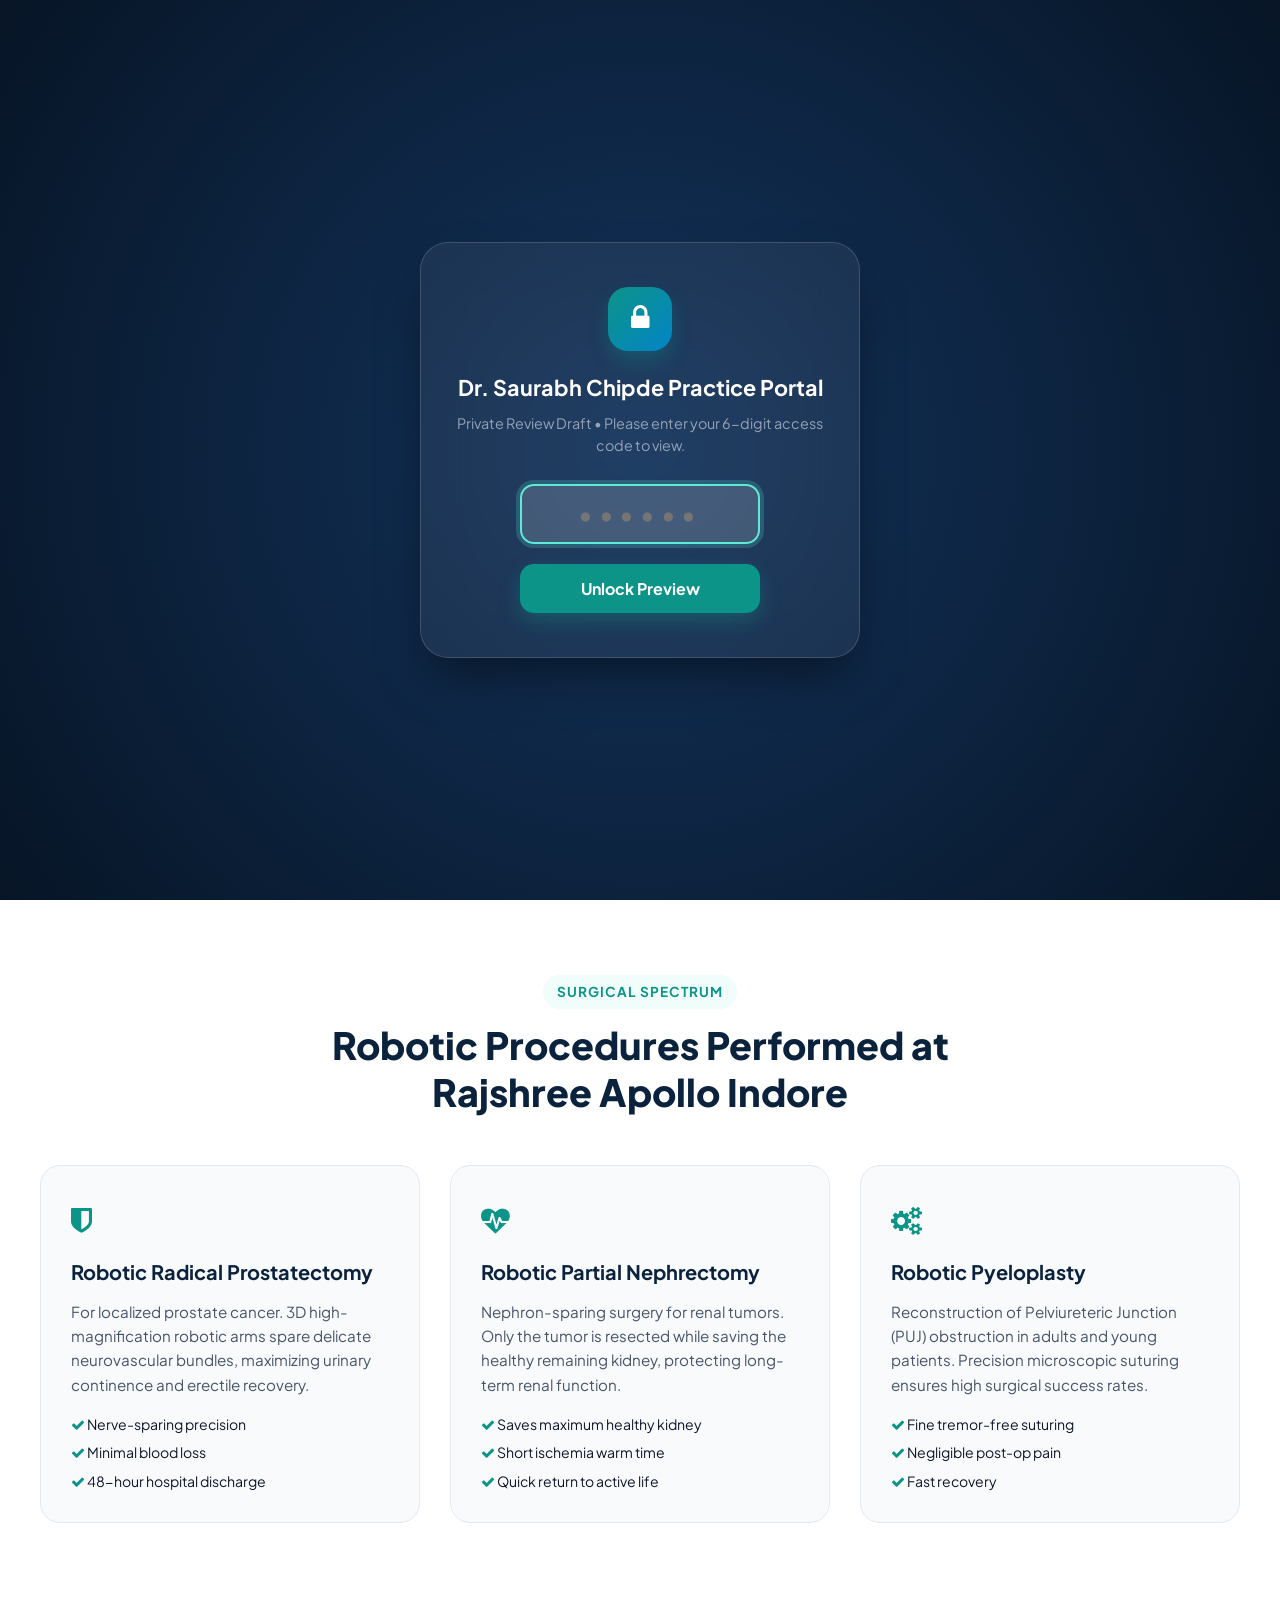
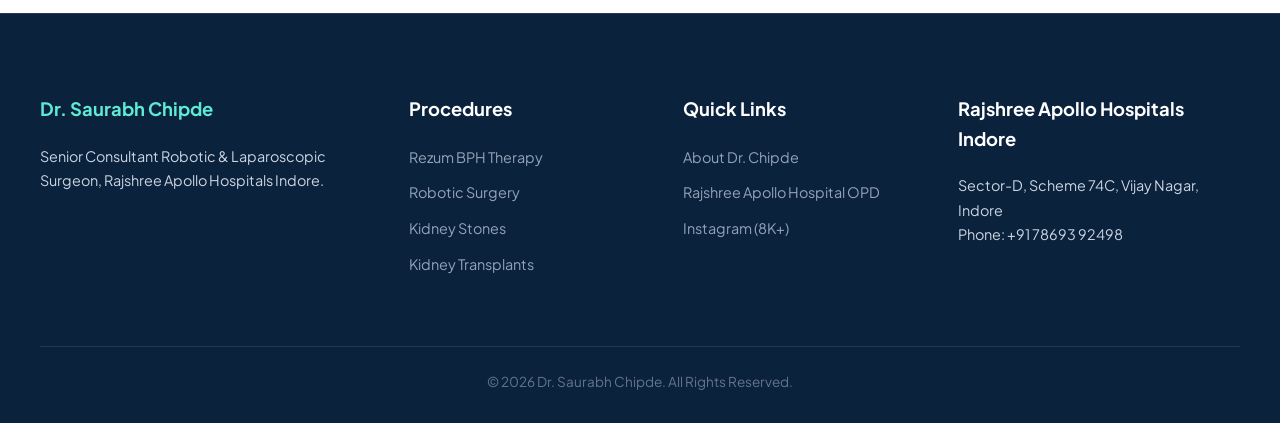
<file: robotic-urology.html>
<!DOCTYPE html>
<html lang="en">
<head>
  <meta charset="UTF-8">
  <meta name="viewport" content="width=device-width, initial-scale=1.0">
  <title>Robotic & Laparoscopic Urology in Indore | Dr. Saurabh Chipde | Rajshree Apollo Hospitals</title>
  <meta name="description" content="Consult the 1st Robotic Laparoscopic Surgeon in Central India, Dr. Saurabh Chipde at Rajshree Apollo Hospitals Indore. Precision DaVinci robotic surgery for prostate, kidney tumors & reconstructions.">
  <meta name="keywords" content="Robotic urology Indore, robotic prostate surgery Indore, robotic kidney surgery Indore, DaVinci surgeon Indore, Dr Saurabh Chipde robotic">

  <link rel="preconnect" href="https://fonts.googleapis.com">
  <link rel="preconnect" href="https://fonts.gstatic.com" crossorigin>
  <link href="https://fonts.googleapis.com/css2?family=Plus+Jakarta+Sans:wght@400;500;600;700;800&display=swap" rel="stylesheet">
  <link rel="stylesheet" href="https://cdnjs.cloudflare.com/ajax/libs/font-awesome/4.7.0/css/font-awesome.min.css">
  <link rel="stylesheet" href="styles.css">
</head>
<body>

  <!-- Emergency Banner -->
  <aside class="emergency-banner" aria-label="Emergency Care Guidance">
    <div class="container">
      <div class="emergency-banner-left">
        <div class="emergency-icon"><i class="fa fa-ambulance"></i></div>
        <div><strong>24x7 Emergency Care:</strong> For acute surgical emergencies or urological trauma, visit Rajshree Apollo Hospitals Emergency Department immediately.</div>
      </div>
      <a href="tel:+917869392498" class="emergency-phone"><i class="fa fa-phone"></i> Emergency Help: +91 78693 92498</a>
    </div>
  </aside>

  <!-- Top Bar -->
  <div class="top-bar">
    <div class="container">
      <div class="top-bar-left">
        <span class="top-bar-badge"><i class="fa fa-hospital-o"></i> Rajshree Apollo Hospitals, Sector-D, Scheme No. 74C, Vijay Nagar, Indore</span>
        <span><i class="fa fa-clock-o"></i> Mon - Sat 10:00 AM – 06:00 PM</span>
      </div>
      <div class="top-bar-right">
        <a href="tel:+917869392498"><i class="fa fa-phone"></i> +91 78693 92498</a>
        <a href="https://www.instagram.com/dr.saurabhchipde/" target="_blank" style="color: #fbcfe8;">
          <i class="fa fa-instagram"></i> 8K+ Followers
        </a>
      </div>
    </div>
  </div>

  <!-- Header -->
  <header class="header-main" id="siteHeader">
    <div class="container nav-container">
      <a href="index.html" class="brand-logo">
        <div class="brand-mark">SC</div>
        <div class="brand-info">
          <h1>Dr. Saurabh Chipde</h1>
          <span>Senior Urologist • Rajshree Apollo Hospitals Indore</span>
        </div>
      </a>

      <nav>
        <ul class="nav-links">
          <li><a href="index.html">Home</a></li>
          <li><a href="about.html">About Doctor</a></li>
          
          <li class="nav-item-dropdown active">
            <button type="button" class="nav-dropdown-toggle">
              Treatments <i class="fa fa-chevron-down dropdown-caret"></i>
            </button>
            <ul class="dropdown-menu">
              <li><a href="rezum-indore.html"><i class="fa fa-tint"></i> Rezūm™ Water Vapor <span class="dropdown-badge">100+ Done*</span></a></li>
              <li><a href="urolift-indore.html"><i class="fa fa-compress"></i> UroLift® System</a></li>
              <li><a href="itind-indore.html"><i class="fa fa-arrows-alt"></i> iTind™ Procedure</a></li>
              <li><a href="kidney-stones.html"><i class="fa fa-crosshairs"></i> Kidney Stone & RIRS</a></li>
              <li><a href="robotic-urology.html"><i class="fa fa-cogs"></i> Robotic Urology</a></li>
              <li><a href="laparoscopic-urology.html"><i class="fa fa-scissors"></i> Laparoscopic Urology</a></li>
              <li><a href="kidney-transplant.html"><i class="fa fa-heartbeat"></i> Renal Transplantation</a></li>
              <li><a href="prostate-health.html"><i class="fa fa-shield"></i> Prostate Health & PSA</a></li>
              <li class="dropdown-divider"></li>
              <li><a href="male-fertility.html"><i class="fa fa-user-md"></i> Andrology & Infertility</a></li>
              <li><a href="uro-oncology.html"><i class="fa fa-stethoscope"></i> Uro-Oncology</a></li>
              <li><a href="female-pediatric-urology.html"><i class="fa fa-child"></i> Female & Pediatric</a></li>
            </ul>
          </li>

          <li class="nav-item-dropdown">
            <button type="button" class="nav-dropdown-toggle">
              Prostate Care <i class="fa fa-chevron-down dropdown-caret"></i>
            </button>
            <ul class="dropdown-menu">
              <li><a href="prostate-health.html"><i class="fa fa-info-circle"></i> Prostate & BPH Overview</a></li>
              <li><a href="rezum-indore.html"><i class="fa fa-tint"></i> Rezūm™ Steam Therapy</a></li>
              <li><a href="urolift-indore.html"><i class="fa fa-compress"></i> UroLift® System</a></li>
              <li><a href="itind-indore.html"><i class="fa fa-arrows-alt"></i> iTind™ Procedure</a></li>
            </ul>
          </li>

          <li><a href="robotic-urology.html" class="active">Robotic Urology</a></li>
          <li><a href="kidney-transplant.html">Kidney Transplant</a></li>
          <li><a href="contact.html">Contact</a></li>
        </ul>
      </nav>

      <div class="nav-actions">
        <a href="tel:+917869392498" class="header-action-icon phone-icon" title="Call Clinic"><i class="fa fa-phone"></i></a>
        <a href="https://wa.me/917869392498?text=Hello%20Dr.%20Chipde%27s%20team,%20I%20would%20like%20to%20book%20a%20consultation.%20Please%20share%20the%20available%20appointment%20slots." target="_blank" class="header-action-icon wa-icon" title="WhatsApp"><i class="fa fa-whatsapp"></i></a>
        <button type="button" class="btn btn-book-nav js-open-booking" data-concern="Robotic Surgery Evaluation">Book Consult</button>
        <button type="button" class="menu-toggle" aria-label="Toggle menu"><i class="fa fa-bars"></i></button>
      </div>
    </div>
  </header>

  <!-- Hero -->
  <section class="hero-section" style="padding: 50px 0 60px;">
    <div class="container hero-grid">
      <div class="hero-content">
        <div class="badge-trust">
          <i class="fa fa-cogs"></i> Trained in Robotic Surgery at Roswell Park Cancer Institute, Buffalo, USA
        </div>
        <h1 class="hero-title">
          Precision Robotic Urology: <span class="highlight">Sub-Millimeter Accuracy</span> with Minimal Invasiveness
        </h1>
        <p class="hero-subtitle">
          Dr. Saurabh Sudhir Chipde performed the <strong>First Robotic Prostate Surgery in Madhya Pradesh</strong> and is recognized for advanced robotic surgical expertise at Rajshree Apollo Hospitals Indore, providing nerve-sparing prostatectomy and partial nephrectomy.
        </p>
        <div class="hero-actions">
          <a href="https://wa.me/917869392498?text=Hello%20Dr.%20Chipde%27s%20team,%20I%20would%20like%20to%20consult%20regarding%20robotic%20surgery%20at%20Apollo%20Indore." target="_blank" class="btn btn-whatsapp btn-lg">
            <i class="fa fa-whatsapp"></i> Robotic Consultation on WhatsApp
          </a>
          <button type="button" class="btn btn-primary btn-lg js-open-booking" data-concern="Robotic Surgery Evaluation">
            <i class="fa fa-calendar-check-o"></i> Schedule Robotic Evaluation
          </button>
        </div>
      </div>

      <div class="hero-image-wrapper">
        <div class="hero-doctor-card">
          <img src="dr-chipde-scrubs.jpg" alt="Dr Saurabh Chipde Robotic Surgeon Rajshree Apollo Indore" class="hero-img">
          <div class="floating-pill pill-apollo">
            <div class="pill-icon"><i class="fa fa-check"></i></div>
            <div class="pill-text">
              <strong>1st in Central India</strong>
              <span>Robotic Prostate Surgery Pioneer</span>
            </div>
          </div>
        </div>
      </div>
    </div>
  </section>

  <!-- Robotic Procedures Section -->
  <section class="section" style="background: white;">
    <div class="container">
      <div class="section-header">
        <span class="section-tag">Surgical Spectrum</span>
        <h2 class="section-title">Robotic Procedures Performed at Rajshree Apollo Indore</h2>
      </div>

      <div style="display: grid; grid-template-columns: repeat(3, 1fr); gap: 30px;">
        <!-- Card 1: Prostate -->
        <div style="border: 1px solid var(--color-border); border-radius: var(--radius-lg); padding: 30px; background: var(--color-bg);">
          <div style="font-size: 1.8rem; color: var(--color-accent); margin-bottom: 14px;"><i class="fa fa-shield"></i></div>
          <h3 style="color: var(--color-primary); font-size: 1.25rem; margin-bottom: 12px;">Robotic Radical Prostatectomy</h3>
          <p style="color: var(--text-muted); font-size: 0.95rem; line-height: 1.6; margin-bottom: 16px;">
            For localized prostate cancer. 3D high-magnification robotic arms spare delicate neurovascular bundles, maximizing urinary continence and erectile recovery.
          </p>
          <ul style="list-style: none; font-size: 0.88rem; color: var(--text-main); display: flex; flex-direction: column; gap: 6px;">
            <li><i class="fa fa-check" style="color: var(--color-accent);"></i> Nerve-sparing precision</li>
            <li><i class="fa fa-check" style="color: var(--color-accent);"></i> Minimal blood loss</li>
            <li><i class="fa fa-check" style="color: var(--color-accent);"></i> 48-hour hospital discharge</li>
          </ul>
        </div>

        <!-- Card 2: Kidney Tumor -->
        <div style="border: 1px solid var(--color-border); border-radius: var(--radius-lg); padding: 30px; background: var(--color-bg);">
          <div style="font-size: 1.8rem; color: var(--color-accent); margin-bottom: 14px;"><i class="fa fa-heartbeat"></i></div>
          <h3 style="color: var(--color-primary); font-size: 1.25rem; margin-bottom: 12px;">Robotic Partial Nephrectomy</h3>
          <p style="color: var(--text-muted); font-size: 0.95rem; line-height: 1.6; margin-bottom: 16px;">
            Nephron-sparing surgery for renal tumors. Only the tumor is resected while saving the healthy remaining kidney, protecting long-term renal function.
          </p>
          <ul style="list-style: none; font-size: 0.88rem; color: var(--text-main); display: flex; flex-direction: column; gap: 6px;">
            <li><i class="fa fa-check" style="color: var(--color-accent);"></i> Saves maximum healthy kidney</li>
            <li><i class="fa fa-check" style="color: var(--color-accent);"></i> Short ischemia warm time</li>
            <li><i class="fa fa-check" style="color: var(--color-accent);"></i> Quick return to active life</li>
          </ul>
        </div>

        <!-- Card 3: Pyeloplasty -->
        <div style="border: 1px solid var(--color-border); border-radius: var(--radius-lg); padding: 30px; background: var(--color-bg);">
          <div style="font-size: 1.8rem; color: var(--color-accent); margin-bottom: 14px;"><i class="fa fa-cogs"></i></div>
          <h3 style="color: var(--color-primary); font-size: 1.25rem; margin-bottom: 12px;">Robotic Pyeloplasty</h3>
          <p style="color: var(--text-muted); font-size: 0.95rem; line-height: 1.6; margin-bottom: 16px;">
            Reconstruction of Pelviureteric Junction (PUJ) obstruction in adults and young patients. Precision microscopic suturing ensures high surgical success rates.
          </p>
          <ul style="list-style: none; font-size: 0.88rem; color: var(--text-main); display: flex; flex-direction: column; gap: 6px;">
            <li><i class="fa fa-check" style="color: var(--color-accent);"></i> Fine tremor-free suturing</li>
            <li><i class="fa fa-check" style="color: var(--color-accent);"></i> Negligible post-op pain</li>
            <li><i class="fa fa-check" style="color: var(--color-accent);"></i> Fast recovery</li>
          </ul>
        </div>
      </div>
    </div>
  </section>

  <!-- Footer -->
  <footer class="footer-main">
    <div class="container">
      <div class="footer-grid">
        <div class="footer-col">
          <h4 style="color: #5eead4;">Dr. Saurabh Chipde</h4>
          <p>Senior Consultant Robotic & Laparoscopic Surgeon, Rajshree Apollo Hospitals Indore.</p>
        </div>
        <div class="footer-col">
          <h4>Procedures</h4>
          <ul class="footer-links">
            <li><a href="rezum-indore.html">Rezum BPH Therapy</a></li>
            <li><a href="robotic-urology.html">Robotic Surgery</a></li>
            <li><a href="kidney-stones.html">Kidney Stones</a></li>
            <li><a href="kidney-transplant.html">Kidney Transplants</a></li>
          </ul>
        </div>
        <div class="footer-col">
          <h4>Quick Links</h4>
          <ul class="footer-links">
            <li><a href="about.html">About Dr. Chipde</a></li>
            <li><a href="contact.html">Rajshree Apollo Hospital OPD</a></li>
            <li><a href="https://www.instagram.com/dr.saurabhchipde/" target="_blank">Instagram (8K+)</a></li>
          </ul>
        </div>
        <div class="footer-col">
          <h4>Rajshree Apollo Hospitals Indore</h4>
          <p style="font-size: 0.9rem;">Sector-D, Scheme 74C, Vijay Nagar, Indore<br>Phone: +91 78693 92498</p>
        </div>
      </div>
      <div class="footer-bottom">
        <p>© 2026 Dr. Saurabh Chipde. All Rights Reserved.</p>
      </div>
    </div>
  </footer>

  <script src="app.js"></script>
</body>
</html>
</file>
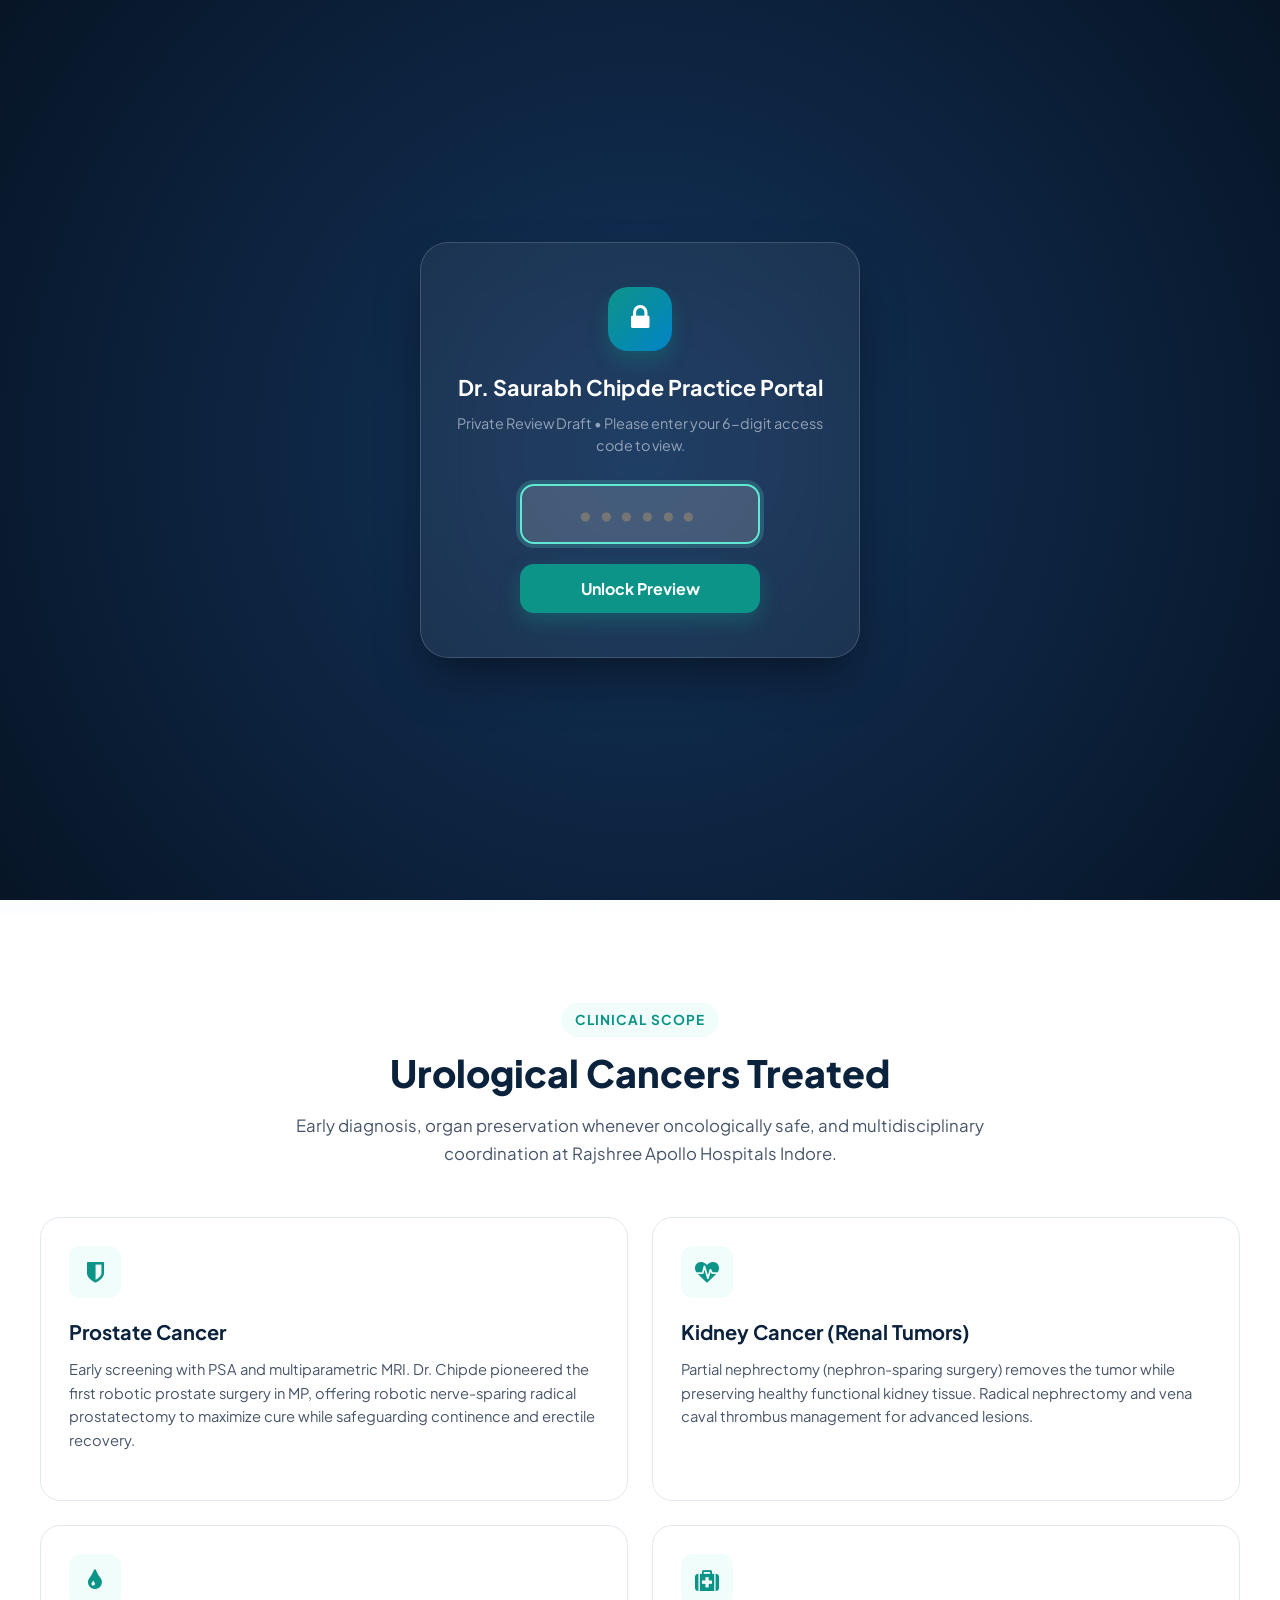
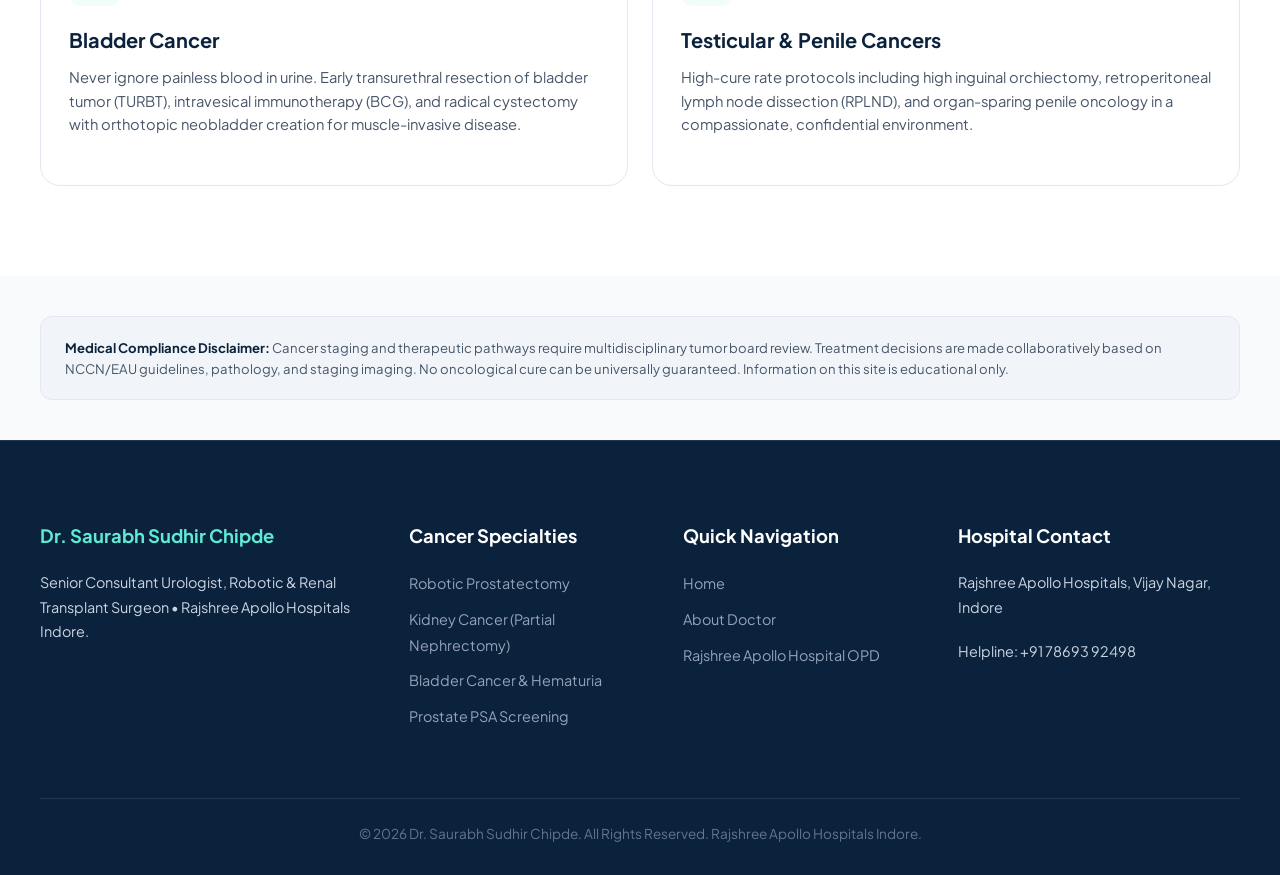
<file: uro-oncology.html>
<!DOCTYPE html>
<html lang="en">
<head>
  <meta charset="UTF-8">
  <meta name="viewport" content="width=device-width, initial-scale=1.0">
  <title>Uro-Oncology in Indore | Kidney, Prostate & Bladder Cancer | Dr. Saurabh Chipde</title>
  <meta name="description" content="Comprehensive urological oncology in Indore by Dr. Saurabh Sudhir Chipde at Rajshree Apollo Hospitals. Advanced robotic & laparoscopic surgery for prostate, kidney, bladder and testicular cancers.">
  <meta name="keywords" content="Uro-oncology Indore, prostate cancer surgeon Indore, kidney tumor surgery Indore, bladder cancer treatment Indore, robotic urologist cancer, Dr Saurabh Chipde oncology">

  <link rel="preconnect" href="https://fonts.googleapis.com">
  <link rel="preconnect" href="https://fonts.gstatic.com" crossorigin>
  <link href="https://fonts.googleapis.com/css2?family=Plus+Jakarta+Sans:wght@400;500;600;700;800&display=swap" rel="stylesheet">
  <link rel="stylesheet" href="https://cdnjs.cloudflare.com/ajax/libs/font-awesome/4.7.0/css/font-awesome.min.css">
  <link rel="stylesheet" href="styles.css">
</head>
<body>

  <!-- Emergency Banner -->
  <aside class="emergency-banner" aria-label="Emergency Care Guidance">
    <div class="container">
      <div class="emergency-banner-left">
        <div class="emergency-icon"><i class="fa fa-ambulance"></i></div>
        <div><strong>Urgent Notice:</strong> Gross painless hematuria (blood in urine) or severe acute symptoms? Visit Apollo Emergency 24x7 immediately.</div>
      </div>
      <a href="tel:+917869392498" class="emergency-phone"><i class="fa fa-phone"></i> Emergency Help: +91 78693 92498</a>
    </div>
  </aside>

  <!-- Top Bar -->
  <div class="top-bar">
    <div class="container">
      <div class="top-bar-left">
        <span class="top-bar-badge"><i class="fa fa-hospital-o"></i> Rajshree Apollo Hospitals, Vijay Nagar, Indore</span>
        <span><i class="fa fa-clock-o"></i> Mon – Sat 10:00 AM – 06:00 PM</span>
      </div>
      <div class="top-bar-right">
        <a href="tel:+917869392498"><i class="fa fa-phone"></i> +91 78693 92498</a>
        <a href="https://www.instagram.com/dr.saurabhchipde/" target="_blank" style="color: #fbcfe8;">
          <i class="fa fa-instagram"></i> 8K+ Followers
        </a>
      </div>
    </div>
  </div>

  <!-- Header -->
  <header class="header-main" id="siteHeader">
    <div class="container nav-container">
      <a href="index.html" class="brand-logo">
        <div class="brand-mark">SC</div>
        <div class="brand-info">
          <h1>Dr. Saurabh Chipde</h1>
          <span>Senior Urologist • Rajshree Apollo Hospitals Indore</span>
        </div>
      </a>

      <nav>
        <ul class="nav-links">
          <li><a href="index.html">Home</a></li>
          <li><a href="about.html">About Doctor</a></li>
          
          <li class="nav-item-dropdown active">
            <button type="button" class="nav-dropdown-toggle">
              Treatments <i class="fa fa-chevron-down dropdown-caret"></i>
            </button>
            <ul class="dropdown-menu">
              <li><a href="rezum-indore.html"><i class="fa fa-tint"></i> Rezūm™ Water Vapor <span class="dropdown-badge">100+ Done*</span></a></li>
              <li><a href="urolift-indore.html"><i class="fa fa-compress"></i> UroLift® System</a></li>
              <li><a href="itind-indore.html"><i class="fa fa-arrows-alt"></i> iTind™ Procedure</a></li>
              <li><a href="kidney-stones.html"><i class="fa fa-crosshairs"></i> Kidney Stone & RIRS</a></li>
              <li><a href="robotic-urology.html"><i class="fa fa-cogs"></i> Robotic Urology</a></li>
              <li><a href="laparoscopic-urology.html"><i class="fa fa-scissors"></i> Laparoscopic Urology</a></li>
              <li><a href="kidney-transplant.html"><i class="fa fa-heartbeat"></i> Renal Transplantation</a></li>
              <li><a href="prostate-health.html"><i class="fa fa-shield"></i> Prostate Health & PSA</a></li>
              <li class="dropdown-divider"></li>
              <li><a href="male-fertility.html"><i class="fa fa-user-md"></i> Andrology & Infertility</a></li>
              <li><a href="uro-oncology.html"><i class="fa fa-stethoscope"></i> Uro-Oncology</a></li>
              <li><a href="female-pediatric-urology.html"><i class="fa fa-child"></i> Female & Pediatric</a></li>
            </ul>
          </li>

          <li class="nav-item-dropdown">
            <button type="button" class="nav-dropdown-toggle">
              Prostate Care <i class="fa fa-chevron-down dropdown-caret"></i>
            </button>
            <ul class="dropdown-menu">
              <li><a href="prostate-health.html"><i class="fa fa-info-circle"></i> Prostate & BPH Overview</a></li>
              <li><a href="rezum-indore.html"><i class="fa fa-tint"></i> Rezūm™ Steam Therapy</a></li>
              <li><a href="urolift-indore.html"><i class="fa fa-compress"></i> UroLift® System</a></li>
              <li><a href="itind-indore.html"><i class="fa fa-arrows-alt"></i> iTind™ Procedure</a></li>
            </ul>
          </li>

          <li><a href="robotic-urology.html">Robotic Urology</a></li>
          <li><a href="kidney-transplant.html">Kidney Transplant</a></li>
          <li><a href="contact.html">Contact</a></li>
        </ul>
      </nav>

      <div class="nav-actions">
        <a href="tel:+917869392498" class="header-action-icon phone-icon" title="Call Clinic"><i class="fa fa-phone"></i></a>
        <a href="https://wa.me/917869392498?text=Hello%20Dr.%20Chipde%27s%20team,%20I%20would%20like%20to%20consult%20regarding%20uro-oncology." target="_blank" class="header-action-icon wa-icon" title="WhatsApp"><i class="fa fa-whatsapp"></i></a>
        <button type="button" class="btn btn-book-nav js-open-booking">Book Consult</button>
        <button type="button" class="menu-toggle" aria-label="Toggle menu"><i class="fa fa-bars"></i></button>
      </div>
    </div>
  </header>

  <!-- Hero Section -->
  <section class="hero-section" style="padding: 50px 0 60px;">
    <div class="container hero-grid">
      <div class="hero-content">
        <div class="badge-trust">
          <i class="fa fa-stethoscope"></i> Comprehensive Urological Oncology • Rajshree Apollo Hospitals Indore
        </div>
        <h1 class="hero-title">
          Precision <span class="highlight">Uro-Oncology</span> & Cancer Surgery in Indore
        </h1>
        <p class="hero-subtitle">
          Trained in robotic surgical oncology at Roswell Park Cancer Institute (Buffalo, NY), Dr. Saurabh Sudhir Chipde provides advanced organ-sparing and radical surgical management for cancers of the prostate, kidney, bladder, and testes.
        </p>

        <div class="hero-features">
          <div class="hero-feature-item"><i class="fa fa-check-circle"></i> Robotic & Laparoscopic Precision</div>
          <div class="hero-feature-item"><i class="fa fa-check-circle"></i> Nerve-Sparing Prostatectomy</div>
          <div class="hero-feature-item"><i class="fa fa-check-circle"></i> Nephron-Sparing Partial Nephrectomy</div>
          <div class="hero-feature-item"><i class="fa fa-check-circle"></i> Apollo Multidisciplinary Tumor Board</div>
        </div>

        <div class="hero-actions">
          <a href="https://wa.me/917869392498?text=Hello%20Dr.%20Chipde%27s%20team,%20I%20have%20an%20oncology%20report%20and%20need%20a%20surgical%20consultation." target="_blank" class="btn btn-whatsapp btn-lg">
            <i class="fa fa-whatsapp"></i> Oncology Consultation on WhatsApp
          </a>
          <button type="button" class="btn btn-primary btn-lg js-open-booking">
            <i class="fa fa-calendar-check-o"></i> Book In-Clinic Visit
          </button>
        </div>
      </div>

      <div class="hero-image-wrapper">
        <div class="hero-doctor-card">
          <img src="dr-chipde-apollo-coat.jpg" alt="Dr Saurabh Sudhir Chipde Uro-Oncologist Indore" class="hero-img">
          <div class="floating-pill pill-apollo">
            <div class="pill-icon"><i class="fa fa-hospital-o"></i></div>
            <div class="pill-text">
              <strong>Roswell Park Trained</strong>
              <span>Robotic Surgical Oncology</span>
            </div>
          </div>
        </div>
      </div>
    </div>
  </section>

  <!-- Oncology Specialties Grid -->
  <section class="section" style="background: white;">
    <div class="container">
      <div class="section-header">
        <span class="section-tag">Clinical Scope</span>
        <h2 class="section-title">Urological Cancers Treated</h2>
        <p class="section-description">
          Early diagnosis, organ preservation whenever oncologically safe, and multidisciplinary coordination at Rajshree Apollo Hospitals Indore.
        </p>
      </div>

      <div class="bph-procedures-grid" style="grid-template-columns: repeat(2, 1fr);">
        <div class="bph-card">
          <div class="bph-card-icon"><i class="fa fa-shield"></i></div>
          <h3>Prostate Cancer</h3>
          <p>Early screening with PSA and multiparametric MRI. Dr. Chipde pioneered the first robotic prostate surgery in MP, offering robotic nerve-sparing radical prostatectomy to maximize cure while safeguarding continence and erectile recovery.</p>
        </div>

        <div class="bph-card">
          <div class="bph-card-icon"><i class="fa fa-heartbeat"></i></div>
          <h3>Kidney Cancer (Renal Tumors)</h3>
          <p>Partial nephrectomy (nephron-sparing surgery) removes the tumor while preserving healthy functional kidney tissue. Radical nephrectomy and vena caval thrombus management for advanced lesions.</p>
        </div>

        <div class="bph-card">
          <div class="bph-card-icon"><i class="fa fa-tint"></i></div>
          <h3>Bladder Cancer</h3>
          <p>Never ignore painless blood in urine. Early transurethral resection of bladder tumor (TURBT), intravesical immunotherapy (BCG), and radical cystectomy with orthotopic neobladder creation for muscle-invasive disease.</p>
        </div>

        <div class="bph-card">
          <div class="bph-card-icon"><i class="fa fa-medkit"></i></div>
          <h3>Testicular & Penile Cancers</h3>
          <p>High-cure rate protocols including high inguinal orchiectomy, retroperitoneal lymph node dissection (RPLND), and organ-sparing penile oncology in a compassionate, confidential environment.</p>
        </div>
      </div>
    </div>
  </section>

  <!-- Medical Compliance Disclaimer -->
  <div class="container">
    <div class="medical-disclaimer-box">
      <strong>Medical Compliance Disclaimer:</strong> Cancer staging and therapeutic pathways require multidisciplinary tumor board review. Treatment decisions are made collaboratively based on NCCN/EAU guidelines, pathology, and staging imaging. No oncological cure can be universally guaranteed. Information on this site is educational only.
    </div>
  </div>

  <!-- Footer -->
  <footer class="footer-main" style="margin-top: 40px;">
    <div class="container">
      <div class="footer-grid">
        <div class="footer-col">
          <h4 style="color: #5eead4;">Dr. Saurabh Sudhir Chipde</h4>
          <p>Senior Consultant Urologist, Robotic & Renal Transplant Surgeon • Rajshree Apollo Hospitals Indore.</p>
        </div>
        <div class="footer-col">
          <h4>Cancer Specialties</h4>
          <ul class="footer-links">
            <li><a href="robotic-urology.html">Robotic Prostatectomy</a></li>
            <li><a href="uro-oncology.html">Kidney Cancer (Partial Nephrectomy)</a></li>
            <li><a href="uro-oncology.html">Bladder Cancer & Hematuria</a></li>
            <li><a href="prostate-health.html">Prostate PSA Screening</a></li>
          </ul>
        </div>
        <div class="footer-col">
          <h4>Quick Navigation</h4>
          <ul class="footer-links">
            <li><a href="index.html">Home</a></li>
            <li><a href="about.html">About Doctor</a></li>
            <li><a href="contact.html">Rajshree Apollo Hospital OPD</a></li>
          </ul>
        </div>
        <div class="footer-col">
          <h4>Hospital Contact</h4>
          <p style="color: #cbd5e1; font-size: 0.9rem;">Rajshree Apollo Hospitals, Vijay Nagar, Indore</p>
          <p style="color: #cbd5e1; font-size: 0.9rem;">Helpline: +91 78693 92498</p>
        </div>
      </div>
      <div class="footer-bottom">
        <p>© 2026 Dr. Saurabh Sudhir Chipde. All Rights Reserved. Rajshree Apollo Hospitals Indore.</p>
      </div>
    </div>
  </footer>

  <script src="app.js"></script>
</body>
</html>
</file>
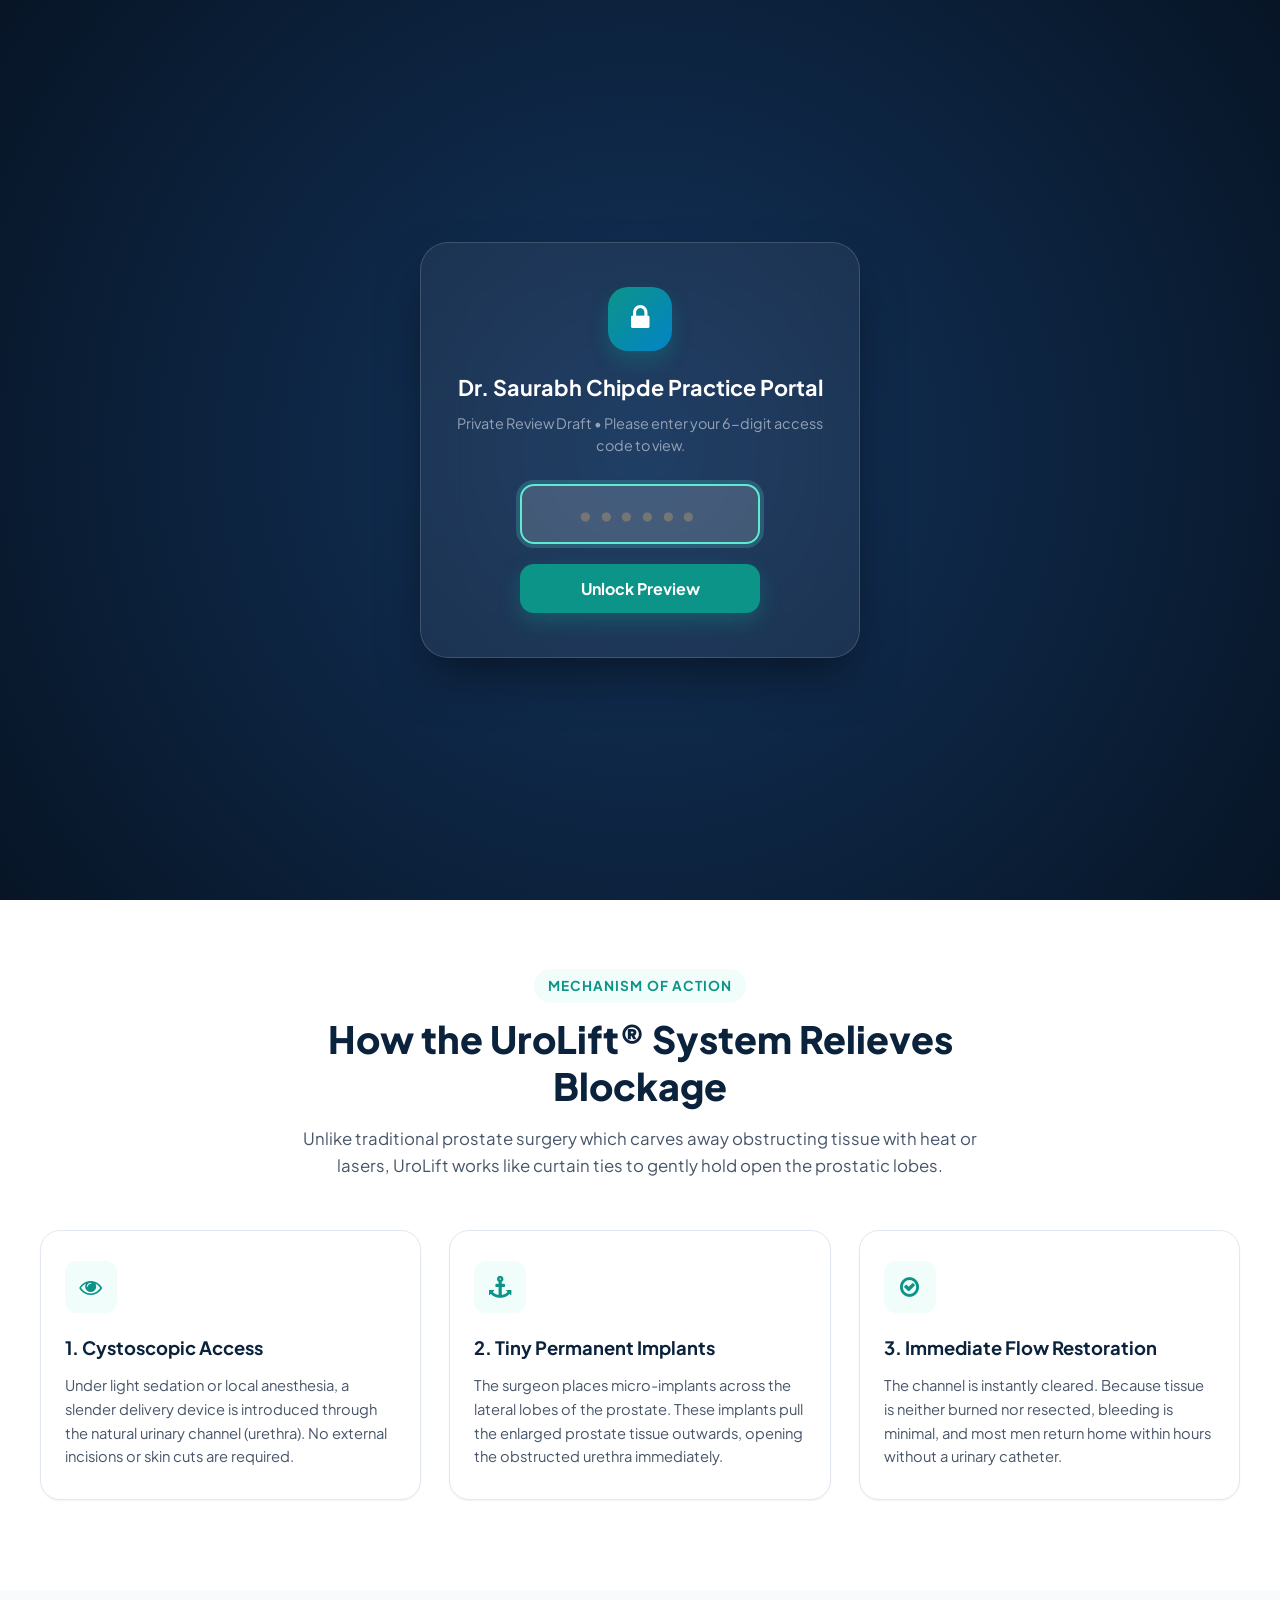
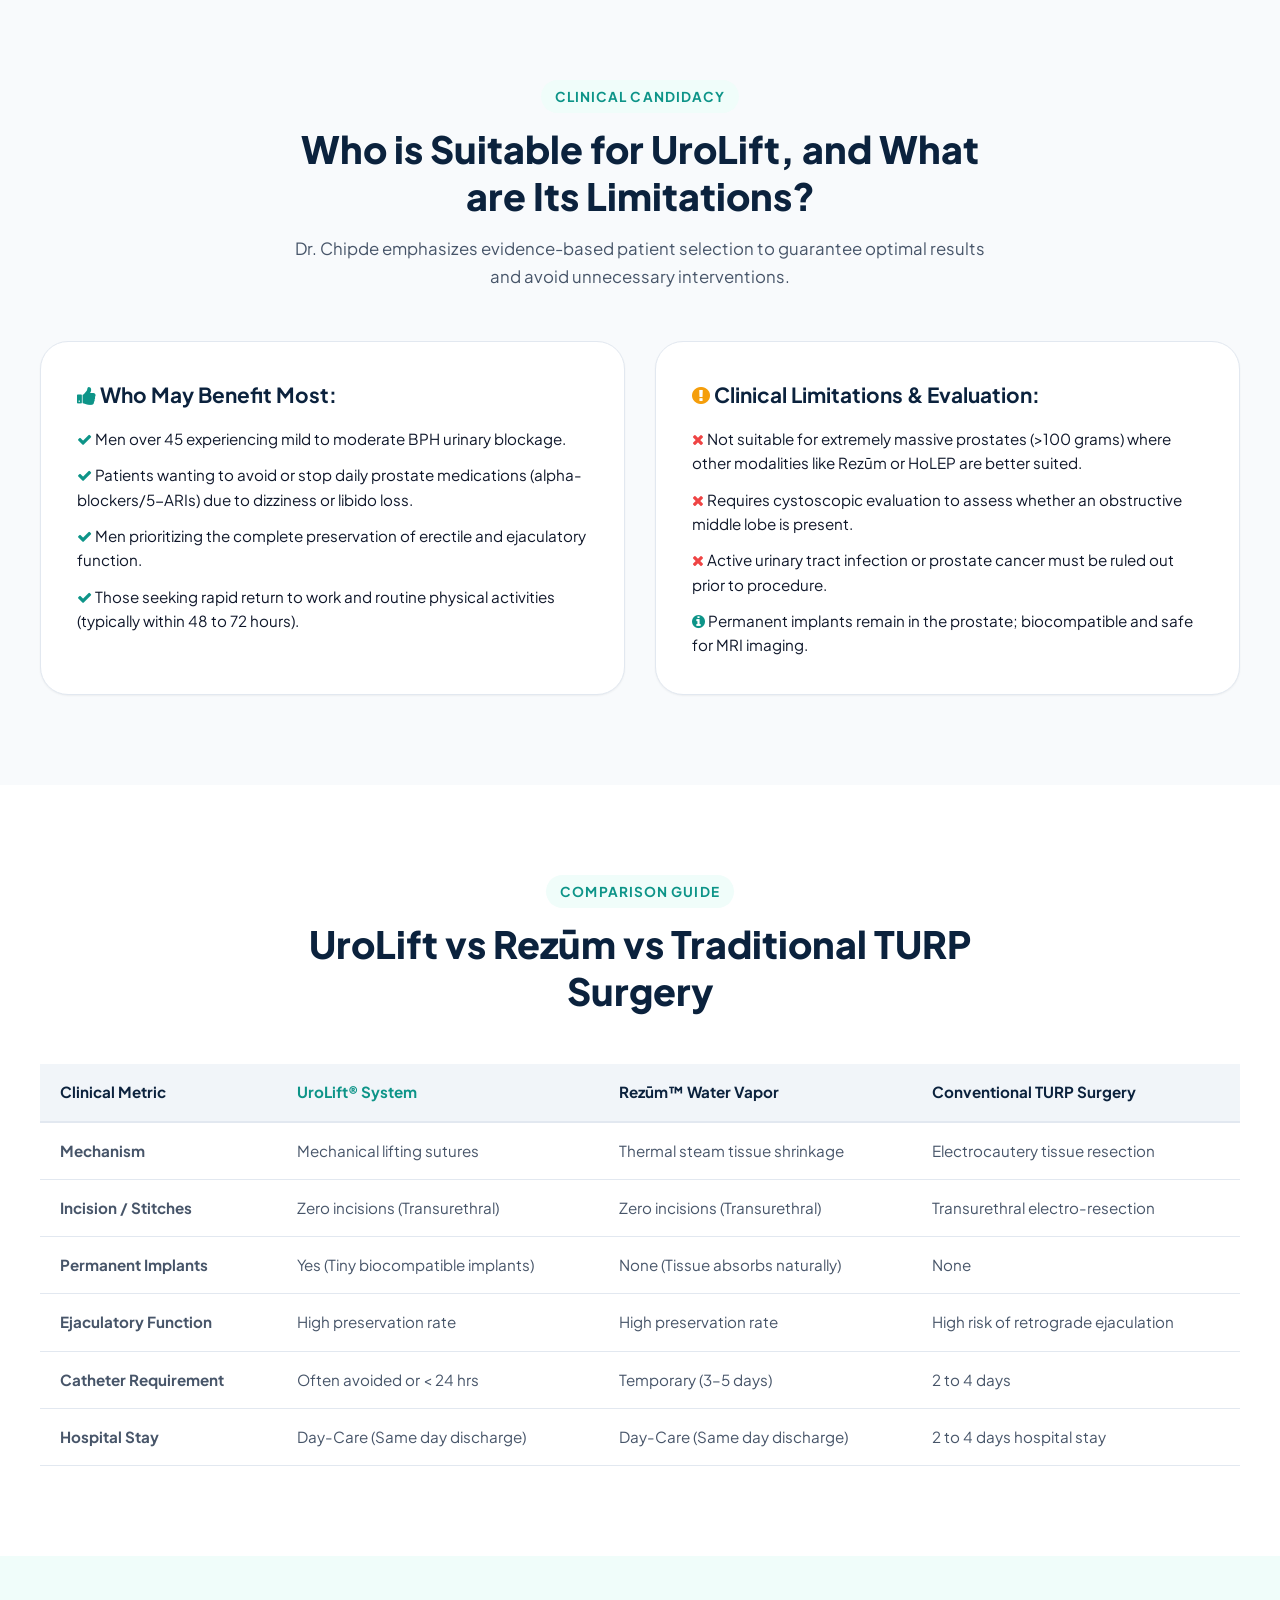
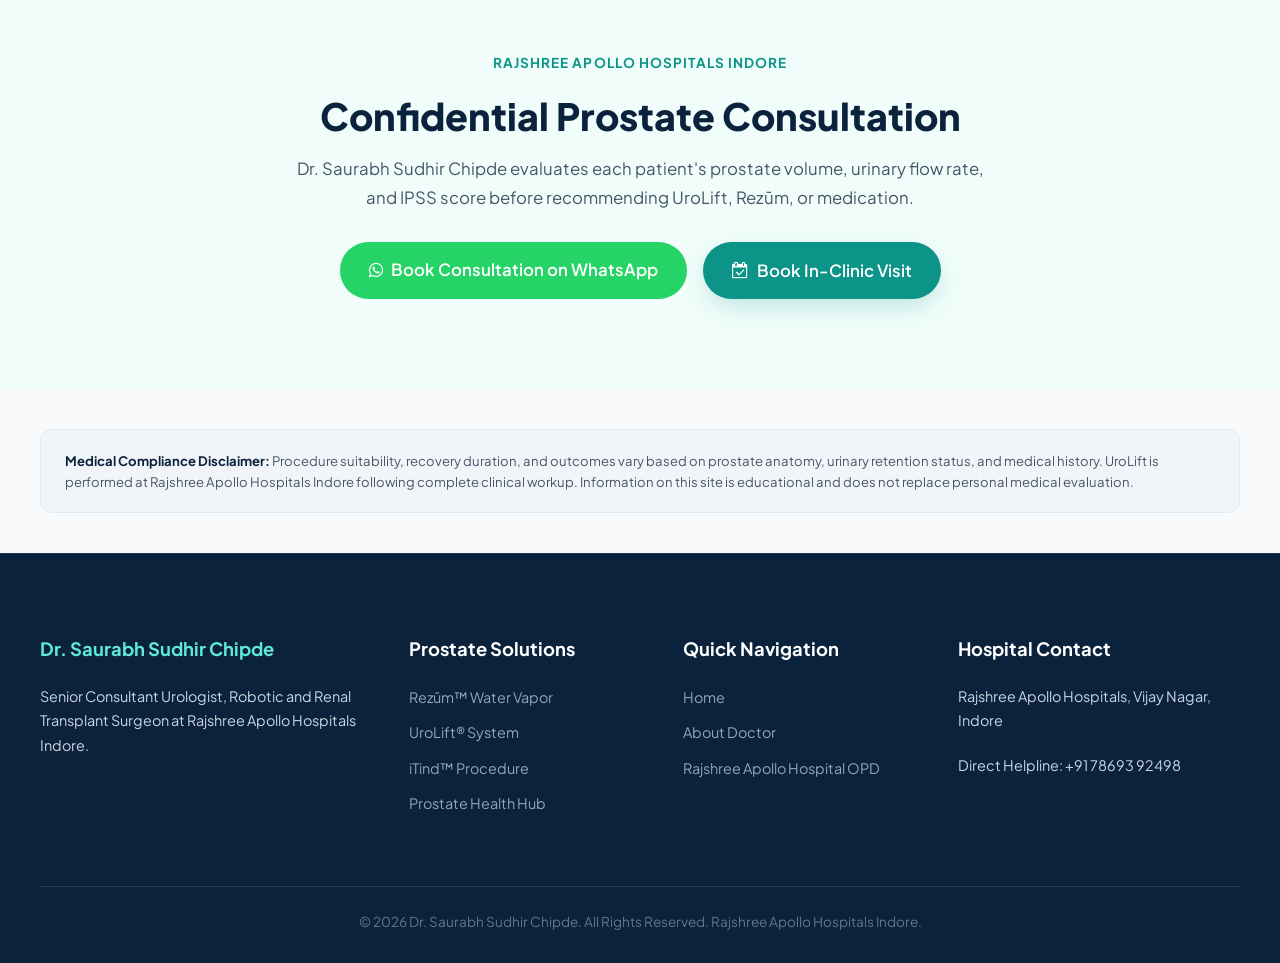
<file: urolift-indore.html>
<!DOCTYPE html>
<html lang="en">
<head>
  <meta charset="UTF-8">
  <meta name="viewport" content="width=device-width, initial-scale=1.0">
  <title>UroLift® System in Indore | Minimally Invasive BPH Treatment | Dr. Saurabh Chipde</title>
  <meta name="description" content="Discover UroLift® System in Indore with Dr. Saurabh Sudhir Chipde at Rajshree Apollo Hospitals. Minimally invasive prostatic urethral lift for enlarged prostate with rapid recovery and sexual function preservation.">
  <meta name="keywords" content="UroLift Indore, UroLift system Indore, enlarged prostate treatment UroLift, BPH implants Indore, Dr Saurabh Chipde UroLift, Rajshree Apollo Hospitals Indore">

  <link rel="preconnect" href="https://fonts.googleapis.com">
  <link rel="preconnect" href="https://fonts.gstatic.com" crossorigin>
  <link href="https://fonts.googleapis.com/css2?family=Plus+Jakarta+Sans:wght@400;500;600;700;800&display=swap" rel="stylesheet">
  <link rel="stylesheet" href="https://cdnjs.cloudflare.com/ajax/libs/font-awesome/4.7.0/css/font-awesome.min.css">
  <link rel="stylesheet" href="styles.css">
</head>
<body>

  <!-- Emergency Banner -->
  <aside class="emergency-banner" aria-label="Emergency Care Guidance">
    <div class="container">
      <div class="emergency-banner-left">
        <div class="emergency-icon"><i class="fa fa-ambulance"></i></div>
        <div><strong>Urgent Prostate Guidance:</strong> Complete inability to pass urine (acute retention)? Go immediately to Apollo Emergency 24x7.</div>
      </div>
      <a href="tel:+917869392498" class="emergency-phone"><i class="fa fa-phone"></i> Helpline: +91 78693 92498</a>
    </div>
  </aside>

  <!-- Top Bar -->
  <div class="top-bar">
    <div class="container">
      <div class="top-bar-left">
        <span class="top-bar-badge"><i class="fa fa-hospital-o"></i> Rajshree Apollo Hospitals, Vijay Nagar, Indore</span>
        <span><i class="fa fa-clock-o"></i> Mon – Sat 10:00 AM – 06:00 PM</span>
      </div>
      <div class="top-bar-right">
        <a href="tel:+917869392498"><i class="fa fa-phone"></i> +91 78693 92498</a>
        <a href="https://www.instagram.com/dr.saurabhchipde/" target="_blank" style="color: #fbcfe8;">
          <i class="fa fa-instagram"></i> 8K+ Followers
        </a>
      </div>
    </div>
  </div>

  <!-- Main Navigation -->
  <header class="header-main" id="siteHeader">
    <div class="container nav-container">
      <a href="index.html" class="brand-logo">
        <div class="brand-mark">SC</div>
        <div class="brand-info">
          <h1>Dr. Saurabh Chipde</h1>
          <span>Senior Urologist • Rajshree Apollo Hospitals Indore</span>
        </div>
      </a>

      <nav>
        <ul class="nav-links">
          <li><a href="index.html">Home</a></li>
          <li><a href="about.html">About Doctor</a></li>
          
          <li class="nav-item-dropdown">
            <button type="button" class="nav-dropdown-toggle">
              Treatments <i class="fa fa-chevron-down dropdown-caret"></i>
            </button>
            <ul class="dropdown-menu">
              <li><a href="rezum-indore.html"><i class="fa fa-tint"></i> Rezūm™ Water Vapor <span class="dropdown-badge">100+ Done*</span></a></li>
              <li><a href="urolift-indore.html"><i class="fa fa-compress"></i> UroLift® System</a></li>
              <li><a href="itind-indore.html"><i class="fa fa-arrows-alt"></i> iTind™ Procedure</a></li>
              <li><a href="kidney-stones.html"><i class="fa fa-crosshairs"></i> Kidney Stone & RIRS</a></li>
              <li><a href="robotic-urology.html"><i class="fa fa-cogs"></i> Robotic Urology</a></li>
              <li><a href="laparoscopic-urology.html"><i class="fa fa-scissors"></i> Laparoscopic Urology</a></li>
              <li><a href="kidney-transplant.html"><i class="fa fa-heartbeat"></i> Renal Transplantation</a></li>
              <li><a href="prostate-health.html"><i class="fa fa-shield"></i> Prostate Health & PSA</a></li>
              <li class="dropdown-divider"></li>
              <li><a href="male-fertility.html"><i class="fa fa-user-md"></i> Andrology & Infertility</a></li>
              <li><a href="uro-oncology.html"><i class="fa fa-stethoscope"></i> Uro-Oncology</a></li>
              <li><a href="female-pediatric-urology.html"><i class="fa fa-child"></i> Female & Pediatric</a></li>
            </ul>
          </li>

          <li class="nav-item-dropdown">
            <button type="button" class="nav-dropdown-toggle">
              Prostate Care <i class="fa fa-chevron-down dropdown-caret"></i>
            </button>
            <ul class="dropdown-menu">
              <li><a href="prostate-health.html"><i class="fa fa-info-circle"></i> Prostate & BPH Overview</a></li>
              <li><a href="rezum-indore.html"><i class="fa fa-tint"></i> Rezūm™ Steam Therapy</a></li>
              <li><a href="urolift-indore.html"><i class="fa fa-compress"></i> UroLift® System</a></li>
              <li><a href="itind-indore.html"><i class="fa fa-arrows-alt"></i> iTind™ Procedure</a></li>
            </ul>
          </li>

          <li><a href="robotic-urology.html">Robotic Urology</a></li>
          <li><a href="kidney-transplant.html">Kidney Transplant</a></li>
          <li><a href="contact.html">Contact</a></li>
        </ul>
      </nav>

      <div class="nav-actions">
        <a href="tel:+917869392498" class="header-action-icon phone-icon" title="Call Clinic"><i class="fa fa-phone"></i></a>
        <a href="https://wa.me/917869392498?text=Hello%20Dr.%20Chipde%27s%20team,%20I%20would%20like%20to%20inquire%20about%20the%20UroLift%20procedure." target="_blank" class="header-action-icon wa-icon" title="WhatsApp"><i class="fa fa-whatsapp"></i></a>
        <button type="button" class="btn btn-book-nav js-open-booking">Book Consult</button>
        <button type="button" class="menu-toggle" aria-label="Toggle menu"><i class="fa fa-bars"></i></button>
      </div>
    </div>
  </header>

  <!-- Hero Section -->
  <section class="hero-section" style="padding: 50px 0 60px;">
    <div class="container hero-grid">
      <div class="hero-content">
        <div class="badge-trust">
          <i class="fa fa-compress"></i> Minimally Invasive Prostatic Urethral Lift • Rajshree Apollo Hospitals Indore
        </div>
        <h1 class="hero-title">
          UroLift® System in Indore: <span class="highlight">Rapid Relief</span> for Enlarged Prostate
        </h1>
        <p class="hero-subtitle">
          The UroLift® System is a clinically proven, FDA-cleared minimally invasive approach that treats Benign Prostatic Hyperplasia (BPH) without heating, cutting, or removing prostate tissue.
        </p>

        <div class="hero-features">
          <div class="hero-feature-item"><i class="fa fa-check-circle"></i> Zero Cutting or Burning</div>
          <div class="hero-feature-item"><i class="fa fa-check-circle"></i> Preserves Sexual Function & Ejaculation</div>
          <div class="hero-feature-item"><i class="fa fa-check-circle"></i> Rapid Recovery in Days</div>
          <div class="hero-feature-item"><i class="fa fa-check-circle"></i> Often Avoids Post-Op Catheter</div>
        </div>

        <div class="hero-actions">
          <a href="https://wa.me/917869392498?text=Hello%20Dr.%20Chipde%27s%20team,%20I%20would%20like%20to%20know%20if%20I%20am%20a%20candidate%20for%20UroLift." target="_blank" class="btn btn-whatsapp btn-lg">
            <i class="fa fa-whatsapp"></i> Check UroLift Suitability on WhatsApp
          </a>
          <button type="button" class="btn btn-primary btn-lg js-open-booking">
            <i class="fa fa-calendar-check-o"></i> Book Evaluation
          </button>
        </div>
      </div>

      <div class="hero-image-wrapper">
        <div class="hero-doctor-card">
          <img src="dr-chipde-apollo-coat.jpg" alt="Dr Saurabh Sudhir Chipde UroLift Specialist Indore" class="hero-img">
          <div class="floating-pill pill-apollo">
            <div class="pill-icon"><i class="fa fa-hospital-o"></i></div>
            <div class="pill-text">
              <strong>Rajshree Apollo Hospitals Indore</strong>
              <span>Advanced Day-Care Urology</span>
            </div>
          </div>
        </div>
      </div>
    </div>
  </section>

  <!-- How UroLift Works -->
  <section class="section" style="background: white;">
    <div class="container">
      <div class="section-header">
        <span class="section-tag">Mechanism of Action</span>
        <h2 class="section-title">How the UroLift® System Relieves Blockage</h2>
        <p class="section-description">
          Unlike traditional prostate surgery which carves away obstructing tissue with heat or lasers, UroLift works like curtain ties to gently hold open the prostatic lobes.
        </p>
      </div>

      <div class="why-choose-grid">
        <div class="why-choose-card">
          <div class="why-choose-icon"><i class="fa fa-eye"></i></div>
          <h3>1. Cystoscopic Access</h3>
          <p>Under light sedation or local anesthesia, a slender delivery device is introduced through the natural urinary channel (urethra). No external incisions or skin cuts are required.</p>
        </div>

        <div class="why-choose-card">
          <div class="why-choose-icon"><i class="fa fa-anchor"></i></div>
          <h3>2. Tiny Permanent Implants</h3>
          <p>The surgeon places micro-implants across the lateral lobes of the prostate. These implants pull the enlarged prostate tissue outwards, opening the obstructed urethra immediately.</p>
        </div>

        <div class="why-choose-card">
          <div class="why-choose-icon"><i class="fa fa-check-circle-o"></i></div>
          <h3>3. Immediate Flow Restoration</h3>
          <p>The channel is instantly cleared. Because tissue is neither burned nor resected, bleeding is minimal, and most men return home within hours without a urinary catheter.</p>
        </div>
      </div>
    </div>
  </section>

  <!-- Suitability, Benefits & Limitations -->
  <section class="section" style="background: var(--color-bg);">
    <div class="container">
      <div class="section-header">
        <span class="section-tag">Clinical Candidacy</span>
        <h2 class="section-title">Who is Suitable for UroLift, and What are Its Limitations?</h2>
        <p class="section-description">
          Dr. Chipde emphasizes evidence-based patient selection to guarantee optimal results and avoid unnecessary interventions.
        </p>
      </div>

      <div style="display: grid; grid-template-columns: 1fr 1fr; gap: 30px;">
        <div style="background: white; border-radius: var(--radius-xl); padding: 36px; border: 1px solid var(--color-border); box-shadow: var(--shadow-sm);">
          <h3 style="color: var(--color-primary); font-size: 1.3rem; margin-bottom: 16px; font-weight: 700;">
            <i class="fa fa-thumbs-up" style="color: var(--color-accent);"></i> Who May Benefit Most:
          </h3>
          <ul style="list-style: none; display: flex; flex-direction: column; gap: 12px; font-size: 0.95rem; color: var(--text-main);">
            <li><i class="fa fa-check" style="color: var(--color-accent);"></i> Men over 45 experiencing mild to moderate BPH urinary blockage.</li>
            <li><i class="fa fa-check" style="color: var(--color-accent);"></i> Patients wanting to avoid or stop daily prostate medications (alpha-blockers/5-ARIs) due to dizziness or libido loss.</li>
            <li><i class="fa fa-check" style="color: var(--color-accent);"></i> Men prioritizing the complete preservation of erectile and ejaculatory function.</li>
            <li><i class="fa fa-check" style="color: var(--color-accent);"></i> Those seeking rapid return to work and routine physical activities (typically within 48 to 72 hours).</li>
          </ul>
        </div>

        <div style="background: white; border-radius: var(--radius-xl); padding: 36px; border: 1px solid var(--color-border); box-shadow: var(--shadow-sm);">
          <h3 style="color: var(--color-primary); font-size: 1.3rem; margin-bottom: 16px; font-weight: 700;">
            <i class="fa fa-exclamation-circle" style="color: #f59e0b;"></i> Clinical Limitations & Evaluation:
          </h3>
          <ul style="list-style: none; display: flex; flex-direction: column; gap: 12px; font-size: 0.95rem; color: var(--text-main);">
            <li><i class="fa fa-times" style="color: #ef4444;"></i> Not suitable for extremely massive prostates (>100 grams) where other modalities like Rezūm or HoLEP are better suited.</li>
            <li><i class="fa fa-times" style="color: #ef4444;"></i> Requires cystoscopic evaluation to assess whether an obstructive middle lobe is present.</li>
            <li><i class="fa fa-times" style="color: #ef4444;"></i> Active urinary tract infection or prostate cancer must be ruled out prior to procedure.</li>
            <li><i class="fa fa-info-circle" style="color: var(--color-accent);"></i> Permanent implants remain in the prostate; biocompatible and safe for MRI imaging.</li>
          </ul>
        </div>
      </div>
    </div>
  </section>

  <!-- Comparison: UroLift vs Rezūm vs TURP -->
  <section class="section" style="background: white;">
    <div class="container">
      <div class="section-header">
        <span class="section-tag">Comparison Guide</span>
        <h2 class="section-title">UroLift vs Rezūm vs Traditional TURP Surgery</h2>
      </div>

      <div class="table-responsive">
        <table class="compare-table">
          <thead>
            <tr>
              <th>Clinical Metric</th>
              <th style="color: var(--color-accent);">UroLift® System</th>
              <th>Rezūm™ Water Vapor</th>
              <th>Conventional TURP Surgery</th>
            </tr>
          </thead>
          <tbody>
            <tr>
              <td><strong>Mechanism</strong></td>
              <td>Mechanical lifting sutures</td>
              <td>Thermal steam tissue shrinkage</td>
              <td>Electrocautery tissue resection</td>
            </tr>
            <tr>
              <td><strong>Incision / Stitches</strong></td>
              <td>Zero incisions (Transurethral)</td>
              <td>Zero incisions (Transurethral)</td>
              <td>Transurethral electro-resection</td>
            </tr>
            <tr>
              <td><strong>Permanent Implants</strong></td>
              <td>Yes (Tiny biocompatible implants)</td>
              <td>None (Tissue absorbs naturally)</td>
              <td>None</td>
            </tr>
            <tr>
              <td><strong>Ejaculatory Function</strong></td>
              <td>High preservation rate</td>
              <td>High preservation rate</td>
              <td>High risk of retrograde ejaculation</td>
            </tr>
            <tr>
              <td><strong>Catheter Requirement</strong></td>
              <td>Often avoided or < 24 hrs</td>
              <td>Temporary (3–5 days)</td>
              <td>2 to 4 days</td>
            </tr>
            <tr>
              <td><strong>Hospital Stay</strong></td>
              <td>Day-Care (Same day discharge)</td>
              <td>Day-Care (Same day discharge)</td>
              <td>2 to 4 days hospital stay</td>
            </tr>
          </tbody>
        </table>
      </div>
    </div>
  </section>

  <!-- WhatsApp Consultation CTA -->
  <section class="section" style="background: var(--color-accent-subtle); text-align: center;">
    <div class="container" style="max-width: 760px;">
      <span class="section-tag">Rajshree Apollo Hospitals Indore</span>
      <h2 class="section-title">Confidential Prostate Consultation</h2>
      <p style="color: var(--text-muted); font-size: 1.05rem; line-height: 1.7; margin-bottom: 30px;">
        Dr. Saurabh Sudhir Chipde evaluates each patient's prostate volume, urinary flow rate, and IPSS score before recommending UroLift, Rezūm, or medication.
      </p>
      <div style="display: flex; justify-content: center; gap: 16px; flex-wrap: wrap;">
        <a href="https://wa.me/917869392498?text=Hello%20Dr.%20Chipde%27s%20team,%20I%20would%20like%20to%20book%20a%20consultation.%20Please%20share%20the%20available%20appointment%20slots." target="_blank" class="btn btn-whatsapp btn-lg">
          <i class="fa fa-whatsapp"></i> Book Consultation on WhatsApp
        </a>
        <button type="button" class="btn btn-primary btn-lg js-open-booking">
          <i class="fa fa-calendar-check-o"></i> Book In-Clinic Visit
        </button>
      </div>
    </div>
  </section>

  <!-- Compliance Disclaimer -->
  <div class="container">
    <div class="medical-disclaimer-box">
      <strong>Medical Compliance Disclaimer:</strong> Procedure suitability, recovery duration, and outcomes vary based on prostate anatomy, urinary retention status, and medical history. UroLift is performed at Rajshree Apollo Hospitals Indore following complete clinical workup. Information on this site is educational and does not replace personal medical evaluation.
    </div>
  </div>

  <!-- Footer -->
  <footer class="footer-main" style="margin-top: 40px;">
    <div class="container">
      <div class="footer-grid">
        <div class="footer-col">
          <h4 style="color: #5eead4;">Dr. Saurabh Sudhir Chipde</h4>
          <p>Senior Consultant Urologist, Robotic and Renal Transplant Surgeon at Rajshree Apollo Hospitals Indore.</p>
        </div>
        <div class="footer-col">
          <h4>Prostate Solutions</h4>
          <ul class="footer-links">
            <li><a href="rezum-indore.html">Rezūm™ Water Vapor</a></li>
            <li><a href="urolift-indore.html">UroLift® System</a></li>
            <li><a href="itind-indore.html">iTind™ Procedure</a></li>
            <li><a href="prostate-health.html">Prostate Health Hub</a></li>
          </ul>
        </div>
        <div class="footer-col">
          <h4>Quick Navigation</h4>
          <ul class="footer-links">
            <li><a href="index.html">Home</a></li>
            <li><a href="about.html">About Doctor</a></li>
            <li><a href="contact.html">Rajshree Apollo Hospital OPD</a></li>
          </ul>
        </div>
        <div class="footer-col">
          <h4>Hospital Contact</h4>
          <p style="color: #cbd5e1; font-size: 0.9rem;">Rajshree Apollo Hospitals, Vijay Nagar, Indore</p>
          <p style="color: #cbd5e1; font-size: 0.9rem;">Direct Helpline: +91 78693 92498</p>
        </div>
      </div>
      <div class="footer-bottom">
        <p>© 2026 Dr. Saurabh Sudhir Chipde. All Rights Reserved. Rajshree Apollo Hospitals Indore.</p>
      </div>
    </div>
  </footer>

  <!-- Booking Modal -->
  <div class="modal-backdrop" id="bookingModal">
    <div class="modal-dialog">
      <div class="modal-header">
        <div>
          <h3>Book Consultation with Dr. Saurabh Chipde</h3>
          <p>Rajshree Apollo Hospitals Indore</p>
        </div>
        <button type="button" class="modal-close" aria-label="Close modal">&times;</button>
      </div>
      <div class="modal-body">
        <p style="text-align: center; margin-bottom: 20px;">Connect directly on WhatsApp to inquire about UroLift availability and consultation timings:</p>
        <a href="https://wa.me/917869392498?text=Hello%20Dr.%20Chipde%27s%20team,%20I%20would%20like%20to%20book%20a%20consultation.%20Please%20share%20the%20available%20appointment%20slots." target="_blank" class="btn btn-whatsapp btn-lg" style="width: 100%;">
          <i class="fa fa-whatsapp"></i> Confirm on WhatsApp
        </a>
      </div>
    </div>
  </div>

  <script src="app.js"></script>
</body>
</html>
</file>
<file: styles.css>
/* ==========================================================================
   DR. SAURABH CHIPDE - UROLOGY & ROBOTIC SURGERY CLINICAL DESIGN SYSTEM
   Modern, Patient-Friendly, High-Converting & Accessible (WCAG AA Compliant)
   ========================================================================== */

:root {
  /* Color Palette */
  --color-primary: #0b223d;         /* Deep Clinical Navy */
  --color-primary-light: #16365c;
  --color-accent: #0d9488;          /* Healing Medical Teal */
  --color-accent-hover: #0f766e;
  --color-accent-subtle: #f0fdfa;
  --color-accent-border: #99f6e4;
  --color-apollo-blue: #0284c7;     /* Apollo Hospital Heritage Blue */
  --color-insta-pink: #e1306c;      /* Instagram Brand Accent */

  /* Neutral Slate Palette */
  --color-bg: #f8fafc;
  --color-surface: #ffffff;
  --color-surface-muted: #f1f5f9;
  --color-border: #e2e8f0;
  --color-border-hover: #cbd5e1;

  /* Typography Colors */
  --text-main: #0f172a;
  --text-muted: #475569;
  --text-light: #94a3b8;
  --text-inverted: #ffffff;

  /* Elevation & Shadows */
  --shadow-sm: 0 1px 2px 0 rgb(0 0 0 / 0.05);
  --shadow-md: 0 4px 6px -1px rgb(0 0 0 / 0.07), 0 2px 4px -2px rgb(0 0 0 / 0.05);
  --shadow-lg: 0 10px 15px -3px rgb(0 0 0 / 0.08), 0 4px 6px -4px rgb(0 0 0 / 0.04);
  --shadow-xl: 0 20px 25px -5px rgb(0 0 0 / 0.1), 0 8px 10px -6px rgb(0 0 0 / 0.04);
  --shadow-teal: 0 10px 25px -5px rgba(13, 148, 136, 0.25);

  /* Layout & Geometry */
  --radius-sm: 8px;
  --radius-md: 12px;
  --radius-lg: 20px;
  --radius-xl: 28px;
  --radius-full: 9999px;
  --container-max: 1240px;
  --transition: all 0.25s cubic-bezier(0.16, 1, 0.3, 1);
}

/* ---------------- CSS Reset & Fundamentals ---------------- */
*, *::before, *::after {
  box-sizing: border-box;
  margin: 0;
  padding: 0;
}

html {
  scroll-behavior: smooth;
  font-family: 'Plus Jakarta Sans', system-ui, -apple-system, BlinkMacSystemFont, 'Segoe UI', Roboto, sans-serif;
  color: var(--text-main);
  background-color: var(--color-bg);
  line-height: 1.6;
  -webkit-font-smoothing: antialiased;
  overflow-x: hidden;
  width: 100%;
  max-width: 100vw;
}

body {
  overflow-x: hidden;
  width: 100%;
  max-width: 100vw;
  position: relative;
}

a {
  color: inherit;
  text-decoration: none;
  transition: var(--transition);
}

img {
  max-width: 100%;
  height: auto;
  display: block;
}

button, input, select, textarea {
  font-family: inherit;
  font-size: inherit;
}

.container {
  width: 100%;
  max-width: var(--container-max);
  margin: 0 auto;
  padding: 0 20px;
}

/* ---------------- Top Utility Bar ---------------- */
.top-bar {
  background-color: var(--color-primary);
  color: #cbd5e1;
  font-size: 0.85rem;
  padding: 8px 0;
  border-bottom: 1px solid rgba(255, 255, 255, 0.08);
}

.top-bar .container {
  display: flex;
  justify-content: space-between;
  align-items: center;
  flex-wrap: wrap;
  gap: 12px;
}

.top-bar-left, .top-bar-right {
  display: flex;
  align-items: center;
  gap: 20px;
}

.top-bar-badge {
  display: inline-flex;
  align-items: center;
  gap: 6px;
  background: rgba(13, 148, 136, 0.2);
  color: #5eead4;
  padding: 2px 10px;
  border-radius: var(--radius-full);
  font-size: 0.78rem;
  font-weight: 600;
}

.top-bar a:hover {
  color: var(--text-inverted);
}

/* ---------------- Main Navigation Bar ---------------- */
.header-main {
  background-color: rgba(255, 255, 255, 0.95);
  backdrop-filter: blur(12px);
  position: sticky;
  top: 0;
  z-index: 1000;
  border-bottom: 1px solid var(--color-border);
  box-shadow: var(--shadow-sm);
}

.nav-container {
  display: flex;
  justify-content: space-between;
  align-items: center;
  min-height: 76px;
  height: auto;
  padding: 8px 16px;
  gap: 16px;
}

.brand-logo {
  display: flex;
  align-items: center;
  gap: 12px;
  text-decoration: none;
  flex-shrink: 0;
  min-width: max-content;
}

.brand-mark {
  width: 44px;
  height: 44px;
  min-width: 44px;
  border-radius: var(--radius-md);
  background: linear-gradient(135deg, var(--color-primary) 0%, var(--color-accent) 100%);
  display: flex;
  align-items: center;
  justify-content: center;
  color: white;
  font-weight: 800;
  font-size: 1.25rem;
  box-shadow: var(--shadow-sm);
  flex-shrink: 0;
}

.brand-info {
  display: flex;
  flex-direction: column;
  justify-content: center;
  white-space: nowrap;
}

.brand-info h1 {
  font-size: 1.1rem;
  font-weight: 700;
  color: var(--color-primary);
  line-height: 1.2;
  margin: 0;
  white-space: nowrap;
  letter-spacing: -0.2px;
}

.brand-info span {
  font-size: 0.76rem;
  font-weight: 500;
  color: var(--text-muted);
  display: block;
  white-space: nowrap;
  line-height: 1.3;
  margin-top: 2px;
}

.nav-links {
  display: flex;
  align-items: center;
  gap: clamp(8px, 1.2vw, 20px);
  list-style: none;
  margin: 0;
  padding: 0;
  flex-shrink: 1;
}

.nav-links a {
  font-size: 0.88rem;
  font-weight: 500;
  color: var(--text-muted);
  position: relative;
  padding: 6px 0;
  white-space: nowrap;
}

.nav-links a:hover, .nav-links a.active {
  color: var(--color-accent);
}

.nav-links a::after {
  content: '';
  position: absolute;
  bottom: 0;
  left: 0;
  width: 0%;
  height: 2px;
  background-color: var(--color-accent);
  transition: var(--transition);
}

.nav-links a:hover::after {
  width: 100%;
}

/* Dropdown Menu Styles */
.nav-item-dropdown {
  position: relative;
}

.nav-dropdown-toggle {
  display: inline-flex;
  align-items: center;
  gap: 6px;
  cursor: pointer;
  background: none;
  border: none;
  font-size: 0.88rem;
  font-weight: 500;
  color: var(--text-muted);
  padding: 6px 0;
  font-family: inherit;
  transition: var(--transition);
  white-space: nowrap;
}

.nav-dropdown-toggle:hover,
.nav-item-dropdown:hover .nav-dropdown-toggle,
.nav-item-dropdown.active .nav-dropdown-toggle {
  color: var(--color-accent);
}

.nav-dropdown-toggle i.dropdown-caret {
  font-size: 0.75rem;
  transition: transform 0.2s ease;
}

.nav-item-dropdown:hover .dropdown-caret,
.nav-item-dropdown.open .dropdown-caret {
  transform: rotate(180deg);
}

.dropdown-menu {
  position: absolute;
  top: calc(100% + 10px);
  left: 0;
  background: #ffffff;
  min-width: 290px;
  border-radius: var(--radius-md);
  box-shadow: 0 12px 30px -5px rgba(11, 34, 61, 0.15), 0 4px 6px -2px rgba(0, 0, 0, 0.05);
  border: 1px solid var(--color-border);
  padding: 10px 0;
  opacity: 0;
  visibility: hidden;
  transform: translateY(10px);
  transition: all 0.25s cubic-bezier(0.16, 1, 0.3, 1);
  z-index: 1200;
  list-style: none;
}

.nav-item-dropdown:hover .dropdown-menu,
.nav-item-dropdown:focus-within .dropdown-menu,
.nav-item-dropdown.open .dropdown-menu {
  opacity: 1;
  visibility: visible;
  transform: translateY(0);
}

.dropdown-menu li a {
  display: flex;
  align-items: center;
  gap: 12px;
  padding: 10px 20px;
  font-size: 0.9rem;
  font-weight: 500;
  color: var(--text-main);
  transition: var(--transition);
  text-decoration: none;
}

.dropdown-menu li a::after {
  display: none;
}

.dropdown-menu li a:hover {
  background: var(--color-accent-subtle);
  color: var(--color-accent);
  padding-left: 24px;
}

.dropdown-menu li a i {
  color: var(--color-accent);
  width: 18px;
  text-align: center;
  font-size: 0.95rem;
}

.dropdown-menu .dropdown-badge {
  margin-left: auto;
  font-size: 0.72rem;
  background: rgba(13, 148, 136, 0.12);
  color: var(--color-accent);
  font-weight: 700;
  padding: 2px 8px;
  border-radius: var(--radius-full);
}

.dropdown-divider {
  height: 1px;
  background: var(--color-border);
  margin: 6px 0;
}

.nav-actions {
  display: flex;
  align-items: center;
  gap: 10px;
  flex-shrink: 0;
}

.header-action-icon {
  width: 38px;
  height: 38px;
  border-radius: 50%;
  display: inline-flex;
  align-items: center;
  justify-content: center;
  font-size: 1.05rem;
  transition: var(--transition);
  border: 1px solid var(--color-border);
  background: var(--color-surface);
  color: var(--color-primary);
  text-decoration: none;
  flex-shrink: 0;
}

.header-action-icon:hover {
  transform: translateY(-2px);
}

.header-action-icon.phone-icon:hover {
  background: var(--color-primary);
  color: #ffffff;
  border-color: var(--color-primary);
}

.header-action-icon.wa-icon {
  background: #25d366;
  color: #ffffff;
  border-color: #25d366;
}

.header-action-icon.wa-icon:hover {
  background: #20ba5a;
  box-shadow: 0 4px 12px rgba(37, 211, 102, 0.35);
}

.btn-book-nav {
  background: #0b223d;
  color: #ffffff !important;
  font-weight: 700;
  border: 1px solid #0b223d;
  box-shadow: 0 4px 12px rgba(11, 34, 61, 0.2);
  padding: 8px 16px;
  font-size: 0.88rem;
  white-space: nowrap;
  flex-shrink: 0;
}

.btn-book-nav:hover {
  background: var(--color-accent);
  border-color: var(--color-accent);
  color: #ffffff !important;
  transform: translateY(-2px);
  box-shadow: var(--shadow-teal);
}

/* Button Styles */
.btn {
  display: inline-flex;
  align-items: center;
  justify-content: center;
  gap: 8px;
  padding: 10px 20px;
  font-size: 0.95rem;
  font-weight: 600;
  border-radius: var(--radius-full);
  cursor: pointer;
  border: 1px solid transparent;
  transition: var(--transition);
  text-align: center;
}

.btn-primary {
  background-color: var(--color-accent);
  color: white;
  box-shadow: var(--shadow-teal);
}

.btn-primary:hover {
  background-color: var(--color-accent-hover);
  transform: translateY(-1px);
}

.btn-secondary {
  background-color: var(--color-surface);
  color: var(--color-primary);
  border-color: var(--color-border);
}

.btn-secondary:hover {
  background-color: var(--color-surface-muted);
  border-color: var(--color-border-hover);
}

.btn-whatsapp {
  background-color: #25d366;
  color: white;
}

.btn-whatsapp:hover {
  background-color: #20ba5a;
  transform: translateY(-1px);
}

.btn-insta {
  background: linear-gradient(45deg, #f09433 0%, #e6683c 25%, #dc2743 50%, #cc2366 75%, #bc1888 100%);
  color: white;
}

.btn-insta:hover {
  filter: brightness(1.1);
  transform: translateY(-1px);
}

.btn-lg {
  padding: 14px 28px;
  font-size: 1.05rem;
}

.menu-toggle {
  display: none;
  background: none;
  border: none;
  font-size: 1.6rem;
  color: var(--color-primary);
  cursor: pointer;
}

/* ---------------- Hero Section ---------------- */
.hero-section {
  padding: 60px 0 80px;
  background: linear-gradient(170deg, #f0fdfa 0%, #f8fafc 50%, #ffffff 100%);
  position: relative;
  overflow: hidden;
}

.hero-grid {
  display: grid;
  grid-template-columns: 1.15fr 0.85fr;
  gap: 50px;
  align-items: center;
}

.hero-content {
  max-width: 640px;
}

.badge-trust {
  display: inline-flex;
  align-items: center;
  gap: 8px;
  background-color: white;
  border: 1px solid var(--color-accent-border);
  padding: 6px 14px;
  border-radius: var(--radius-full);
  font-size: 0.85rem;
  font-weight: 600;
  color: var(--color-accent);
  box-shadow: var(--shadow-sm);
  margin-bottom: 20px;
}

.hero-title {
  font-size: 2.85rem;
  font-weight: 800;
  line-height: 1.2;
  color: var(--color-primary);
  margin-bottom: 20px;
  letter-spacing: -0.02em;
}

.hero-title span.highlight {
  color: var(--color-accent);
  position: relative;
}

.hero-subtitle {
  font-size: 1.125rem;
  color: var(--text-muted);
  line-height: 1.7;
  margin-bottom: 30px;
}

.hero-features {
  display: flex;
  flex-wrap: wrap;
  gap: 16px;
  margin-bottom: 35px;
}

.hero-feature-item {
  display: flex;
  align-items: center;
  gap: 8px;
  font-size: 0.95rem;
  font-weight: 600;
  color: var(--color-primary);
  background: white;
  padding: 8px 16px;
  border-radius: var(--radius-md);
  border: 1px solid var(--color-border);
  box-shadow: var(--shadow-sm);
}

.hero-feature-item i {
  color: var(--color-accent);
}

.hero-actions {
  display: flex;
  flex-wrap: wrap;
  gap: 16px;
  margin-bottom: 30px;
}

.hero-reassurance {
  display: flex;
  align-items: center;
  gap: 12px;
  font-size: 0.85rem;
  color: var(--text-muted);
}

.hero-reassurance span {
  display: inline-flex;
  align-items: center;
  gap: 6px;
}

/* Hero Media Card */
.hero-image-wrapper {
  position: relative;
  display: flex;
  justify-content: center;
}

.hero-doctor-card {
  position: relative;
  width: 100%;
  max-width: 440px;
  background: white;
  border-radius: var(--radius-xl);
  padding: 16px;
  box-shadow: var(--shadow-xl);
  border: 1px solid var(--color-border);
}

.hero-img {
  width: 100%;
  height: 480px;
  object-fit: cover;
  object-position: top center;
  border-radius: var(--radius-lg);
}

.floating-pill {
  position: absolute;
  background: rgba(255, 255, 255, 0.96);
  backdrop-filter: blur(8px);
  padding: 12px 18px;
  border-radius: var(--radius-lg);
  box-shadow: var(--shadow-lg);
  border: 1px solid var(--color-border);
  display: flex;
  align-items: center;
  gap: 12px;
  animation: floatSlow 4s ease-in-out infinite alternate;
}

.floating-pill.pill-rezum {
  top: 30px;
  left: -24px;
}

.floating-pill.pill-apollo {
  bottom: 30px;
  right: -24px;
}

.pill-icon {
  width: 42px;
  height: 42px;
  border-radius: var(--radius-md);
  background: var(--color-accent-subtle);
  color: var(--color-accent);
  display: flex;
  align-items: center;
  justify-content: center;
  font-size: 1.25rem;
}

.pill-text strong {
  display: block;
  font-size: 0.95rem;
  color: var(--color-primary);
}

.pill-text span {
  font-size: 0.78rem;
  color: var(--text-muted);
}

@keyframes floatSlow {
  0% { transform: translateY(0px); }
  100% { transform: translateY(-8px); }
}

/* ---------------- Unified Clinical Metrics Bar ---------------- */
.stats-bar {
  background: var(--color-primary);
  color: white;
  padding: 40px 0;
  margin-top: -20px;
  position: relative;
  z-index: 10;
}

.stats-grid {
  display: grid;
  grid-template-columns: repeat(5, 1fr);
  gap: 24px;
  text-align: center;
}

.stat-item {
  border-right: 1px solid rgba(255, 255, 255, 0.12);
  padding: 0 12px;
}

.stat-item:last-child {
  border-right: none;
}

.stat-number {
  font-size: 2.3rem;
  font-weight: 800;
  color: #5eead4;
  line-height: 1.1;
  margin-bottom: 6px;
}

.stat-label {
  font-size: 0.88rem;
  color: #cbd5e1;
  font-weight: 500;
}

/* ---------------- Section Standard Layout ---------------- */
.section {
  padding: 90px 0;
}

.section-header {
  text-align: center;
  max-width: 720px;
  margin: 0 auto 50px;
}

.section-tag {
  display: inline-block;
  font-size: 0.85rem;
  font-weight: 700;
  text-transform: uppercase;
  letter-spacing: 0.08em;
  color: var(--color-accent);
  background: var(--color-accent-subtle);
  padding: 6px 14px;
  border-radius: var(--radius-full);
  margin-bottom: 12px;
}

.section-title {
  font-size: 2.35rem;
  font-weight: 800;
  color: var(--color-primary);
  line-height: 1.25;
  margin-bottom: 16px;
}

.section-description {
  font-size: 1.05rem;
  color: var(--text-muted);
  line-height: 1.65;
}

/* ---------------- Special Feature: Rezum & BPH Pioneer ---------------- */
.bph-section {
  background: linear-gradient(180deg, #ffffff 0%, #f0fdfa 100%);
  border-top: 1px solid var(--color-border);
  border-bottom: 1px solid var(--color-border);
}

.pioneer-hero-card {
  background: white;
  border-radius: var(--radius-xl);
  border: 1px solid var(--color-border);
  box-shadow: var(--shadow-lg);
  padding: 36px;
  margin-bottom: 40px;
}

.pioneer-grid {
  display: grid;
  grid-template-columns: 1.2fr 0.8fr;
  gap: 40px;
  align-items: center;
}

.pioneer-badge {
  display: inline-flex;
  align-items: center;
  gap: 8px;
  background: #fef3c7;
  color: #92400e;
  font-weight: 700;
  font-size: 0.85rem;
  padding: 6px 14px;
  border-radius: var(--radius-full);
  margin-bottom: 16px;
}

.pioneer-title {
  font-size: 1.85rem;
  color: var(--color-primary);
  margin-bottom: 16px;
}

.bph-procedures-grid {
  display: grid;
  grid-template-columns: repeat(4, 1fr);
  gap: 24px;
}

.bph-card {
  background: white;
  border: 1px solid var(--color-border);
  border-radius: var(--radius-lg);
  padding: 28px;
  transition: var(--transition);
  display: flex;
  flex-direction: column;
}

.bph-card:hover {
  transform: translateY(-4px);
  box-shadow: var(--shadow-lg);
  border-color: var(--color-accent-border);
}

.bph-badge-featured {
  align-self: flex-start;
  background: var(--color-accent);
  color: white;
  font-size: 0.75rem;
  font-weight: 700;
  padding: 3px 10px;
  border-radius: var(--radius-full);
  margin-bottom: 14px;
}

.bph-card-icon {
  width: 52px;
  height: 52px;
  border-radius: var(--radius-md);
  background: var(--color-accent-subtle);
  color: var(--color-accent);
  display: flex;
  align-items: center;
  justify-content: center;
  font-size: 1.5rem;
  margin-bottom: 18px;
}

.bph-card h3 {
  font-size: 1.25rem;
  color: var(--color-primary);
  margin-bottom: 10px;
}

.bph-card p {
  font-size: 0.92rem;
  color: var(--text-muted);
  line-height: 1.6;
  margin-bottom: 20px;
}

.bph-card-benefits {
  list-style: none;
  margin-bottom: 24px;
  font-size: 0.88rem;
  color: var(--text-main);
}

.bph-card-benefits li {
  display: flex;
  align-items: center;
  gap: 8px;
  margin-bottom: 8px;
}

.bph-card-benefits li i {
  color: var(--color-accent);
}

/* Interactive Comparison Table */
.comparison-container {
  margin-top: 50px;
  background: white;
  border-radius: var(--radius-xl);
  border: 1px solid var(--color-border);
  padding: 32px;
  box-shadow: var(--shadow-md);
}

.table-responsive {
  overflow-x: auto;
}

.compare-table {
  width: 100%;
  border-collapse: collapse;
  text-align: left;
  font-size: 0.95rem;
}

.compare-table th {
  background: var(--color-surface-muted);
  padding: 16px 20px;
  color: var(--color-primary);
  font-weight: 700;
  border-bottom: 2px solid var(--color-border);
}

.compare-table td {
  padding: 16px 20px;
  border-bottom: 1px solid var(--color-border);
  color: var(--text-muted);
}

.compare-table tr:hover td {
  background: #f8fafc;
}

.badge-tag-positive {
  display: inline-block;
  background: #dcfce7;
  color: #166534;
  font-weight: 600;
  font-size: 0.82rem;
  padding: 3px 10px;
  border-radius: var(--radius-full);
}

/* ---------------- Interactive Symptom & Concern Navigator ---------------- */
.symptom-filter-tabs {
  display: flex;
  justify-content: center;
  flex-wrap: wrap;
  gap: 10px;
  margin-bottom: 40px;
}

.filter-btn {
  padding: 10px 20px;
  border-radius: var(--radius-full);
  border: 1px solid var(--color-border);
  background: white;
  color: var(--text-muted);
  font-weight: 600;
  font-size: 0.9rem;
  cursor: pointer;
  transition: var(--transition);
}

.filter-btn:hover, .filter-btn.active {
  background: var(--color-primary);
  color: white;
  border-color: var(--color-primary);
}

.symptoms-grid {
  display: grid;
  grid-template-columns: repeat(3, 1fr);
  gap: 28px;
}

.symptom-card {
  background: white;
  border: 1px solid var(--color-border);
  border-radius: var(--radius-lg);
  padding: 28px;
  box-shadow: var(--shadow-sm);
  transition: var(--transition);
  display: flex;
  flex-direction: column;
}

.symptom-card:hover {
  border-color: var(--color-accent);
  transform: translateY(-4px);
  box-shadow: var(--shadow-lg);
}

.symptom-icon {
  width: 50px;
  height: 50px;
  border-radius: var(--radius-md);
  background: var(--color-accent-subtle);
  color: var(--color-accent);
  display: flex;
  align-items: center;
  justify-content: center;
  font-size: 1.4rem;
  margin-bottom: 16px;
}

.symptom-card h3 {
  font-size: 1.2rem;
  color: var(--color-primary);
  margin-bottom: 10px;
}

.symptom-card p {
  font-size: 0.92rem;
  color: var(--text-muted);
  margin-bottom: 16px;
  flex-grow: 1;
}

.symptom-action {
  font-size: 0.9rem;
  font-weight: 600;
  color: var(--color-accent);
  display: inline-flex;
  align-items: center;
  gap: 6px;
}

.symptom-action:hover {
  color: var(--color-accent-hover);
  gap: 10px;
}

/* ---------------- Doctor Spotlight Section ---------------- */
.doctor-section {
  background: white;
  border-top: 1px solid var(--color-border);
}

.doctor-grid {
  display: grid;
  grid-template-columns: 0.9fr 1.1fr;
  gap: 60px;
  align-items: center;
}

.doctor-media {
  position: relative;
}

.doctor-portrait {
  width: 100%;
  max-width: 480px;
  height: 540px;
  object-fit: cover;
  object-position: top center;
  border-radius: var(--radius-xl);
  box-shadow: var(--shadow-xl);
  border: 1px solid var(--color-border);
}

.doctor-credential-overlay {
  position: absolute;
  bottom: 24px;
  left: 20px;
  right: 20px;
  background: rgba(11, 34, 61, 0.92);
  backdrop-filter: blur(10px);
  color: white;
  padding: 16px 20px;
  border-radius: var(--radius-md);
  border: 1px solid rgba(255, 255, 255, 0.15);
}

.doctor-credential-overlay h4 {
  font-size: 1.05rem;
  font-weight: 700;
  color: #5eead4;
}

.doctor-credential-overlay p {
  font-size: 0.85rem;
  color: #e2e8f0;
}

.doctor-bio h2 {
  font-size: 2.35rem;
  color: var(--color-primary);
  margin-bottom: 12px;
}

.doctor-designation {
  font-size: 1.1rem;
  font-weight: 600;
  color: var(--color-accent);
  margin-bottom: 20px;
  display: block;
}

.doctor-narrative {
  color: var(--text-muted);
  font-size: 1.02rem;
  line-height: 1.7;
  margin-bottom: 24px;
}

.credential-badges-grid {
  display: grid;
  grid-template-columns: repeat(2, 1fr);
  gap: 16px;
  margin-bottom: 30px;
}

.credential-item {
  background: var(--color-bg);
  border: 1px solid var(--color-border);
  border-radius: var(--radius-md);
  padding: 14px 16px;
  display: flex;
  align-items: flex-start;
  gap: 12px;
}

.credential-item i {
  color: var(--color-accent);
  font-size: 1.25rem;
  margin-top: 2px;
}

.credential-item strong {
  display: block;
  font-size: 0.92rem;
  color: var(--color-primary);
}

.credential-item span {
  font-size: 0.82rem;
  color: var(--text-muted);
}

/* ---------------- Instagram Reels & Video Hub ---------------- */
.instagram-section {
  background: linear-gradient(180deg, #faf5ff 0%, #ffffff 100%);
  border-top: 1px solid #f3e8ff;
  border-bottom: 1px solid #f3e8ff;
}

.insta-header-badge {
  display: inline-flex;
  align-items: center;
  gap: 8px;
  background: white;
  border: 1px solid #fbcfe8;
  padding: 6px 16px;
  border-radius: var(--radius-full);
  color: #be185d;
  font-weight: 700;
  font-size: 0.88rem;
  box-shadow: var(--shadow-sm);
  margin-bottom: 14px;
}

.reels-grid {
  display: grid;
  grid-template-columns: repeat(4, 1fr);
  gap: 24px;
  margin-bottom: 40px;
}

.reel-card {
  background: white;
  border-radius: var(--radius-lg);
  overflow: hidden;
  box-shadow: var(--shadow-md);
  border: 1px solid var(--color-border);
  transition: var(--transition);
  position: relative;
  display: flex;
  flex-direction: column;
}

.reel-card:hover {
  transform: translateY(-6px);
  box-shadow: var(--shadow-xl);
}

.reel-thumbnail-wrapper {
  position: relative;
  width: 100%;
  height: 280px;
  background: var(--color-primary);
  overflow: hidden;
  display: flex;
  align-items: center;
  justify-content: center;
}

.reel-thumbnail-img {
  width: 100%;
  height: 100%;
  object-fit: cover;
  opacity: 0.85;
  transition: var(--transition);
}

.reel-card:hover .reel-thumbnail-img {
  transform: scale(1.05);
  opacity: 0.7;
}

.reel-play-btn {
  position: absolute;
  width: 52px;
  height: 52px;
  border-radius: var(--radius-full);
  background: rgba(255, 255, 255, 0.9);
  color: var(--color-primary);
  display: flex;
  align-items: center;
  justify-content: center;
  font-size: 1.4rem;
  box-shadow: var(--shadow-lg);
  transition: var(--transition);
}

.reel-card:hover .reel-play-btn {
  transform: scale(1.15);
  background: var(--color-accent);
  color: white;
}

.reel-views-pill {
  position: absolute;
  top: 12px;
  left: 12px;
  background: rgba(0, 0, 0, 0.65);
  backdrop-filter: blur(4px);
  color: white;
  font-size: 0.78rem;
  font-weight: 600;
  padding: 3px 8px;
  border-radius: var(--radius-full);
  display: flex;
  align-items: center;
  gap: 4px;
}

.reel-content {
  padding: 18px;
  display: flex;
  flex-direction: column;
  flex-grow: 1;
}

.reel-tag {
  font-size: 0.75rem;
  font-weight: 700;
  color: var(--color-accent);
  margin-bottom: 6px;
  text-transform: uppercase;
}

.reel-title {
  font-size: 0.98rem;
  font-weight: 700;
  color: var(--color-primary);
  line-height: 1.4;
  margin-bottom: 12px;
}

.reel-footer {
  margin-top: auto;
  display: flex;
  align-items: center;
  justify-content: space-between;
  font-size: 0.82rem;
  color: var(--text-muted);
  border-top: 1px solid var(--color-border);
  padding-top: 10px;
}

/* ---------------- Reviews & Testimonials ---------------- */
.reviews-section {
  background: var(--color-bg);
}

.reviews-grid {
  display: grid;
  grid-template-columns: repeat(3, 1fr);
  gap: 28px;
}

.review-card {
  background: white;
  border-radius: var(--radius-lg);
  border: 1px solid var(--color-border);
  padding: 28px;
  box-shadow: var(--shadow-sm);
  display: flex;
  flex-direction: column;
  transition: var(--transition);
}

.review-card:hover {
  box-shadow: var(--shadow-lg);
  border-color: var(--color-accent-border);
}

.review-stars {
  color: #f59e0b;
  font-size: 1rem;
  margin-bottom: 14px;
}

.review-text {
  font-size: 0.95rem;
  color: var(--text-muted);
  line-height: 1.65;
  margin-bottom: 20px;
  font-style: italic;
  flex-grow: 1;
}

.review-author {
  display: flex;
  align-items: center;
  gap: 12px;
  border-top: 1px solid var(--color-border);
  padding-top: 16px;
}

.author-avatar {
  width: 44px;
  height: 44px;
  border-radius: var(--radius-full);
  background: var(--color-accent-subtle);
  color: var(--color-accent);
  font-weight: 700;
  display: flex;
  align-items: center;
  justify-content: center;
  font-size: 1.1rem;
}

.author-info strong {
  display: block;
  font-size: 0.95rem;
  color: var(--color-primary);
}

.author-info span {
  font-size: 0.8rem;
  color: var(--color-accent);
  font-weight: 600;
}

/* ---------------- FAQs Accordion ---------------- */
.faq-section {
  background: white;
}

.faq-list {
  max-width: 820px;
  margin: 0 auto;
  display: flex;
  flex-direction: column;
  gap: 16px;
}

.faq-item {
  border: 1px solid var(--color-border);
  border-radius: var(--radius-md);
  overflow: hidden;
  transition: var(--transition);
}

.faq-item.active {
  border-color: var(--color-accent);
  box-shadow: var(--shadow-sm);
}

.faq-question {
  width: 100%;
  padding: 20px 24px;
  background: white;
  border: none;
  text-align: left;
  font-size: 1.05rem;
  font-weight: 700;
  color: var(--color-primary);
  display: flex;
  justify-content: space-between;
  align-items: center;
  cursor: pointer;
}

.faq-icon {
  font-size: 1.25rem;
  color: var(--color-accent);
  transition: transform 0.3s ease;
}

.faq-item.active .faq-icon {
  transform: rotate(180deg);
}

.faq-answer {
  max-height: 0;
  overflow: hidden;
  transition: max-height 0.35s ease, padding 0.3s ease;
  background: #f8fafc;
  padding: 0 24px;
  color: var(--text-muted);
  font-size: 0.95rem;
  line-height: 1.7;
}

.faq-item.active .faq-answer {
  padding: 16px 24px 24px;
  max-height: 400px;
}

/* ---------------- Footer ---------------- */
.footer-main {
  background: var(--color-primary);
  color: #cbd5e1;
  padding: 80px 0 30px;
  border-top: 1px solid rgba(255, 255, 255, 0.1);
}

.footer-grid {
  display: grid;
  grid-template-columns: 1.4fr 1fr 1fr 1.2fr;
  gap: 40px;
  margin-bottom: 60px;
}

.footer-col h4 {
  color: white;
  font-size: 1.15rem;
  margin-bottom: 20px;
  font-weight: 700;
  position: relative;
}

.footer-col p {
  font-size: 0.9rem;
  line-height: 1.7;
  margin-bottom: 20px;
}

.footer-links {
  list-style: none;
}

.footer-links li {
  margin-bottom: 10px;
}

.footer-links a {
  font-size: 0.9rem;
  color: #94a3b8;
}

.footer-links a:hover {
  color: #5eead4;
  padding-left: 4px;
}

.footer-contact-info {
  list-style: none;
  font-size: 0.9rem;
}

.footer-contact-info li {
  display: flex;
  gap: 12px;
  margin-bottom: 16px;
  line-height: 1.5;
}

.footer-contact-info i {
  color: #5eead4;
  margin-top: 4px;
}

.footer-bottom {
  border-top: 1px solid rgba(255, 255, 255, 0.1);
  padding-top: 24px;
  text-align: center;
  font-size: 0.85rem;
  color: #64748b;
}

/* ---------------- Stats Footnote ---------------- */
.stats-footnote {
  margin-top: 18px;
  font-size: 0.78rem;
  color: #94a3b8;
  text-align: center;
  font-style: italic;
  max-width: 900px;
  margin-left: auto;
  margin-right: auto;
}

/* ---------------- Why Patients Choose Dr. Chipde (6 Pillars) ---------------- */
.why-choose-grid {
  display: grid;
  grid-template-columns: repeat(3, 1fr);
  gap: 28px;
  margin-top: 40px;
}

.why-choose-card {
  background: white;
  border: 1px solid var(--color-border);
  border-radius: var(--radius-lg);
  padding: 30px 24px;
  box-shadow: var(--shadow-sm);
  transition: var(--transition);
  display: flex;
  flex-direction: column;
}

.why-choose-card:hover {
  transform: translateY(-4px);
  border-color: var(--color-accent);
  box-shadow: var(--shadow-lg);
}

.why-choose-icon {
  width: 52px;
  height: 52px;
  border-radius: var(--radius-md);
  background: var(--color-accent-subtle);
  color: var(--color-accent);
  display: flex;
  align-items: center;
  justify-content: center;
  font-size: 1.4rem;
  margin-bottom: 20px;
}

.why-choose-card h3 {
  font-size: 1.15rem;
  font-weight: 700;
  color: var(--color-primary);
  margin-bottom: 12px;
}

.why-choose-card p {
  font-size: 0.92rem;
  color: var(--text-muted);
  line-height: 1.6;
}

/* ---------------- Short Enquiry Form & Hospital Location Section ---------------- */
.hospital-booking-grid {
  display: grid;
  grid-template-columns: 1fr 1.05fr;
  gap: 40px;
  align-items: start;
}

.hospital-card {
  background: white;
  border: 1px solid var(--color-border);
  border-radius: var(--radius-xl);
  padding: 36px;
  box-shadow: var(--shadow-md);
}

.hospital-map-container {
  border-radius: var(--radius-lg);
  overflow: hidden;
  border: 1px solid var(--color-border);
  margin-top: 24px;
  box-shadow: var(--shadow-sm);
}

.enquiry-form-card {
  background: white;
  border: 1px solid var(--color-border);
  border-radius: var(--radius-xl);
  padding: 36px;
  box-shadow: var(--shadow-md);
  position: relative;
}

.enquiry-form-card h3 {
  font-size: 1.4rem;
  font-weight: 800;
  color: var(--color-primary);
  margin-bottom: 8px;
}

.enquiry-form-card p.form-subtitle {
  font-size: 0.9rem;
  color: var(--text-muted);
  margin-bottom: 24px;
}

.form-grid-2 {
  display: grid;
  grid-template-columns: 1fr 1fr;
  gap: 16px;
}

.enquiry-form-card .form-group {
  margin-bottom: 18px;
}

.enquiry-form-card label {
  display: block;
  font-size: 0.88rem;
  font-weight: 600;
  color: var(--color-primary);
  margin-bottom: 6px;
}

.enquiry-form-card .form-control {
  width: 100%;
  padding: 11px 14px;
  border: 1px solid var(--color-border);
  border-radius: var(--radius-sm);
  font-size: 0.92rem;
  color: var(--text-main);
  background: var(--color-bg);
  transition: var(--transition);
}

.enquiry-form-card .form-control:focus {
  outline: none;
  border-color: var(--color-accent);
  background: white;
  box-shadow: 0 0 0 3px rgba(13, 148, 136, 0.15);
}

/* Clear appointment verification disclaimer notice */
.form-notice-box {
  background: #fffbeb;
  border: 1px solid #fde68a;
  border-left: 4px solid #f59e0b;
  border-radius: var(--radius-sm);
  padding: 12px 14px;
  font-size: 0.82rem;
  color: #92400e;
  line-height: 1.5;
  margin: 18px 0 22px;
  display: flex;
  align-items: flex-start;
  gap: 10px;
}

.form-notice-box i {
  font-size: 1.05rem;
  margin-top: 2px;
  color: #d97706;
  flex-shrink: 0;
}

.honeypot-field {
  display: none !important;
  visibility: hidden !important;
}

.form-success-message {
  display: none;
  background: #f0fdf4;
  border: 1px solid #bbf7d0;
  border-left: 4px solid #22c55e;
  border-radius: var(--radius-md);
  padding: 20px;
  margin-top: 16px;
  text-align: center;
}

.form-success-message i {
  font-size: 2.2rem;
  color: #16a34a;
  margin-bottom: 10px;
}

.form-success-message h4 {
  font-size: 1.15rem;
  color: #15803d;
  margin-bottom: 6px;
  font-weight: 700;
}

.form-success-message p {
  font-size: 0.88rem;
  color: #166534;
  line-height: 1.5;
}

/* ---------------- Emergency Guidance & Compliance Banner ---------------- */
.emergency-banner {
  background: linear-gradient(135deg, #7f1d1d 0%, #991b1b 100%);
  color: #fee2e2;
  padding: 16px 20px;
  font-size: 0.9rem;
  border-bottom: 1px solid rgba(255, 255, 255, 0.15);
}

.emergency-banner .container {
  display: flex;
  align-items: center;
  justify-content: space-between;
  flex-wrap: wrap;
  gap: 12px;
}

.emergency-banner-left {
  display: flex;
  align-items: center;
  gap: 12px;
}

.emergency-icon {
  background: #ef4444;
  color: white;
  width: 32px;
  height: 32px;
  border-radius: 50%;
  display: flex;
  align-items: center;
  justify-content: center;
  font-size: 1rem;
  flex-shrink: 0;
}

.emergency-banner strong {
  color: #ffffff;
  font-weight: 700;
}

.emergency-banner a.emergency-phone {
  background: #ffffff;
  color: #991b1b;
  padding: 6px 14px;
  border-radius: var(--radius-full);
  font-weight: 700;
  font-size: 0.85rem;
  display: inline-flex;
  align-items: center;
  gap: 6px;
}

.emergency-banner a.emergency-phone:hover {
  background: #fee2e2;
}

.medical-disclaimer-box {
  background: var(--color-surface-muted);
  border: 1px solid var(--color-border);
  border-radius: var(--radius-md);
  padding: 20px 24px;
  margin: 40px auto 0;
  max-width: var(--container-max);
  font-size: 0.82rem;
  color: var(--text-muted);
  line-height: 1.6;
}

.medical-disclaimer-box strong {
  color: var(--color-primary);
}

/* ---------------- Multi-Step Consultation Booking Modal ---------------- */
.modal-backdrop {
  position: fixed;
  top: 0;
  left: 0;
  width: 100vw;
  height: 100vh;
  background: rgba(11, 34, 61, 0.7);
  backdrop-filter: blur(6px);
  z-index: 2000;
  display: none;
  align-items: center;
  justify-content: center;
  padding: 20px;
}

.modal-backdrop.active {
  display: flex;
}

.modal-dialog {
  background: white;
  width: 100%;
  max-width: 600px;
  border-radius: var(--radius-xl);
  box-shadow: var(--shadow-xl);
  overflow: hidden;
  animation: modalEnter 0.3s cubic-bezier(0.16, 1, 0.3, 1);
}

@keyframes modalEnter {
  from { opacity: 0; transform: scale(0.95) translateY(10px); }
  to { opacity: 1; transform: scale(1) translateY(0); }
}

.modal-header {
  padding: 24px 28px;
  background: var(--color-primary);
  color: white;
  display: flex;
  justify-content: space-between;
  align-items: center;
}

.modal-header h3 {
  font-size: 1.25rem;
  font-weight: 700;
}

.modal-header p {
  font-size: 0.85rem;
  color: #94a3b8;
}

.modal-close {
  background: none;
  border: none;
  color: white;
  font-size: 1.5rem;
  cursor: pointer;
  padding: 4px;
}

.modal-body {
  padding: 28px;
}

.step-indicator {
  display: flex;
  justify-content: space-between;
  margin-bottom: 24px;
  position: relative;
}

.step-dot {
  width: 32px;
  height: 32px;
  border-radius: var(--radius-full);
  background: var(--color-surface-muted);
  color: var(--text-muted);
  display: flex;
  align-items: center;
  justify-content: center;
  font-weight: 700;
  font-size: 0.85rem;
  position: relative;
  z-index: 2;
}

.step-dot.active {
  background: var(--color-accent);
  color: white;
}

.step-dot.completed {
  background: #059669;
  color: white;
}

.form-group {
  margin-bottom: 20px;
}

.form-group label {
  display: block;
  font-size: 0.9rem;
  font-weight: 600;
  color: var(--color-primary);
  margin-bottom: 8px;
}

.form-control {
  width: 100%;
  padding: 12px 16px;
  border: 1px solid var(--color-border);
  border-radius: var(--radius-md);
  font-size: 0.95rem;
  color: var(--text-main);
  transition: var(--transition);
}

.form-control:focus {
  outline: none;
  border-color: var(--color-accent);
  box-shadow: 0 0 0 3px rgba(13, 148, 136, 0.15);
}

.radio-cards-grid {
  display: grid;
  grid-template-columns: repeat(2, 1fr);
  gap: 12px;
}

.radio-card {
  border: 1px solid var(--color-border);
  border-radius: var(--radius-md);
  padding: 14px;
  cursor: pointer;
  transition: var(--transition);
  display: flex;
  align-items: center;
  gap: 10px;
}

.radio-card:hover, .radio-card.selected {
  border-color: var(--color-accent);
  background: var(--color-accent-subtle);
}

.modal-footer {
  display: flex;
  justify-content: space-between;
  align-items: center;
  margin-top: 24px;
  padding-top: 18px;
  border-top: 1px solid var(--color-border);
}

/* ---------------- Mobile Floating Action Bar ---------------- */
.mobile-action-bar {
  display: none;
  position: fixed;
  bottom: 0;
  left: 0;
  width: 100%;
  background: white;
  padding: 10px 16px;
  box-shadow: 0 -4px 12px rgba(0, 0, 0, 0.08);
  z-index: 1500;
  border-top: 1px solid var(--color-border);
}

.mobile-action-buttons {
  display: grid;
  grid-template-columns: 1fr 1fr;
  gap: 12px;
}

/* ==========================================================================
   PERFECT RESPONSIVE ENGINE (Phones, iPhones, Tablets, Laptops & Desktops)
   ========================================================================== */

/* Universal Mobile Defenses */
*, *::before, *::after {
  max-width: 100%;
}

img, video, iframe, table {
  max-width: 100%;
  height: auto;
}

/* --- 1. Laptops & Large Tablets (max-width: 1199px) --- */
@media (max-width: 1199px) {
  .hero-grid {
    gap: 32px;
  }
  .hero-title {
    font-size: 2.4rem;
  }
  .floating-pill.pill-rezum {
    left: -10px;
  }
  .floating-pill.pill-apollo {
    right: -10px;
  }
  .stats-grid {
    grid-template-columns: repeat(3, 1fr);
    gap: 16px;
  }
  .stat-item:nth-child(3) {
    border-right: none;
  }
}

/* --- 2. Tablets & Small Laptops (max-width: 1024px) --- */
@media (max-width: 1024px) {
  /* Navigation Drawer */
  .nav-links {
    display: none;
    position: absolute;
    top: 100%;
    left: 0;
    width: 100%;
    background: #ffffff;
    flex-direction: column;
    align-items: stretch;
    gap: 0;
    padding: 12px 0;
    box-shadow: 0 16px 24px rgba(11, 34, 61, 0.15);
    border-bottom: 2px solid var(--color-border);
    max-height: 80vh;
    overflow-y: auto;
    z-index: 1500;
  }
  .nav-links.open {
    display: flex;
  }
  .nav-links li {
    width: 100%;
    border-bottom: 1px solid var(--color-border);
  }
  .nav-links a, .nav-dropdown-toggle {
    display: flex;
    justify-content: space-between;
    width: 100%;
    padding: 12px 20px;
    font-size: 0.98rem;
    color: var(--color-primary);
  }
  .dropdown-menu {
    position: static;
    display: none;
    box-shadow: none;
    border: none;
    background: var(--color-bg);
    padding: 4px 0 8px 16px;
  }
  .nav-item-dropdown.open .dropdown-menu {
    display: block;
  }
  .dropdown-menu li a {
    padding: 8px 16px;
    font-size: 0.88rem;
  }
  .menu-toggle {
    display: block;
  }

  /* Layout Stacking */
  .hero-grid, .doctor-grid, .pioneer-grid, .hospital-booking-grid {
    grid-template-columns: 1fr;
    gap: 36px;
  }
  
  .hero-content {
    max-width: 100%;
    text-align: center;
  }
  
  .hero-features {
    justify-content: center;
  }
  
  .hero-actions {
    justify-content: center;
  }

  .hero-reassurance {
    justify-content: center;
  }

  .hero-image-wrapper {
    width: 100%;
    display: flex;
    justify-content: center;
  }

  .hero-doctor-card {
    max-width: 380px;
    width: 100%;
    margin: 0 auto;
    padding: 14px;
    height: auto;
  }

  .hero-img {
    width: 100%;
    height: 400px;
    max-height: 50vh;
    object-fit: cover;
    object-position: top center;
    border-radius: var(--radius-md);
  }

  .doctor-portrait {
    width: 100%;
    max-width: 400px;
    height: 400px;
    max-height: 50vh;
    margin: 0 auto;
    display: block;
    object-fit: cover;
    object-position: top center;
  }

  .floating-pill {
    position: static !important;
    transform: none !important;
    animation: none !important;
    margin-top: 12px !important;
    width: 100% !important;
    box-sizing: border-box !important;
    left: auto !important;
    right: auto !important;
  }

  .bph-procedures-grid, .symptoms-grid, .reviews-grid, .why-choose-grid, .reels-grid, .footer-grid {
    grid-template-columns: repeat(2, 1fr);
  }
}

/* --- 3. Tablets Portrait & Mobile Phones (max-width: 768px) --- */
@media (max-width: 768px) {
  .section {
    padding: 50px 0;
  }

  .hero-section {
    padding: 30px 0 50px;
  }

  .hero-title {
    font-size: clamp(1.75rem, 5.5vw, 2.2rem);
    line-height: 1.25;
    margin-bottom: 16px;
    word-break: break-word;
  }

  .hero-subtitle {
    font-size: 0.98rem;
    line-height: 1.6;
    margin-bottom: 24px;
  }

  .section-title {
    font-size: clamp(1.45rem, 4.5vw, 1.95rem);
    line-height: 1.3;
    word-break: break-word;
  }

  .badge-trust {
    font-size: 0.76rem;
    padding: 4px 10px;
    white-space: normal;
    text-align: center;
    line-height: 1.4;
  }

  .hero-actions {
    flex-direction: column;
    width: 100%;
    gap: 12px;
  }

  .hero-actions .btn {
    width: 100%;
    padding: 13px 20px;
    font-size: 0.95rem;
    justify-content: center;
  }

  .hero-features {
    flex-direction: column;
    gap: 8px;
    width: 100%;
  }

  .hero-feature-item {
    width: 100%;
    justify-content: center;
    font-size: 0.88rem;
  }

  /* Stats Bar */
  .stats-bar {
    padding: 24px 0;
  }

  .stats-grid {
    grid-template-columns: repeat(2, 1fr);
    gap: 10px;
  }

  .stat-item {
    border: 1px solid rgba(255, 255, 255, 0.12) !important;
    border-radius: 12px;
    padding: 14px 8px;
    background: rgba(255, 255, 255, 0.04);
  }

  .stat-item:last-child {
    grid-column: 1 / -1;
    max-width: 260px;
    margin: 0 auto;
    width: 100%;
  }

  .stat-number {
    font-size: 1.7rem;
  }

  .stat-label {
    font-size: 0.78rem;
  }

  /* Single Column Grids on Phone */
  .bph-procedures-grid, .symptoms-grid, .reviews-grid, .why-choose-grid, .reels-grid, .footer-grid, .form-grid-2 {
    grid-template-columns: 1fr;
    gap: 18px;
  }

  .bph-card, .symptom-card, .review-card {
    padding: 20px 16px;
  }

  .pioneer-hero-card {
    padding: 20px 16px;
  }

  .pioneer-title {
    font-size: 1.4rem;
  }

  /* Comparison Table Mobile Swipe */
  .comparison-container {
    padding: 18px 12px;
    border-radius: 16px;
    margin-top: 30px;
  }

  .table-responsive {
    width: 100%;
    overflow-x: auto;
    -webkit-overflow-scrolling: touch;
  }

  .compare-table {
    min-width: 620px;
    font-size: 0.85rem;
  }

  .compare-table th, .compare-table td {
    padding: 10px 12px;
  }

  /* Doctor Profile Mobile */
  .doctor-credential-overlay {
    position: static;
    margin-top: 12px;
    background: var(--color-primary);
    border-radius: 12px;
  }

  .credential-badges-grid {
    grid-template-columns: 1fr;
    gap: 10px;
  }

  /* Sticky Mobile Bar */
  .mobile-action-bar {
    display: block;
  }

  body {
    padding-bottom: 74px;
  }
}

/* --- 4. Small Mobile Phones (iPhone SE, Galaxy, Pixel: max-width: 480px) --- */
@media (max-width: 480px) {
  .top-bar {
    display: none; /* Hide cluttered top-bar on small screens to save valuable viewport space */
  }

  .nav-container {
    height: 64px;
  }

  .brand-mark {
    width: 38px;
    height: 38px;
    min-width: 38px;
    font-size: 0.95rem;
    border-radius: 8px;
  }

  .brand-info h1 {
    font-size: 0.92rem;
    line-height: 1.2;
  }

  .brand-info span {
    font-size: 0.65rem;
  }

  .nav-actions {
    gap: 6px;
  }

  .nav-actions .btn-whatsapp {
    padding: 7px 10px;
    font-size: 0.8rem;
  }

  .nav-actions .btn-whatsapp span {
    display: none;
  }

  .btn-book-nav {
    padding: 7px 12px;
    font-size: 0.78rem;
  }

  .menu-toggle {
    font-size: 1.4rem;
    padding: 4px;
  }

  .hero-img, .doctor-portrait {
    height: 320px;
  }

  /* Modal & Lock Overlay Tuning */
  .lock-card {
    padding: 28px 18px;
    border-radius: 20px;
    max-width: 95vw;
  }

  .lock-title {
    font-size: 1.15rem;
  }

  .lock-subtitle {
    font-size: 0.82rem;
    margin-bottom: 20px;
  }

  .lock-input {
    max-width: 190px;
    font-size: 1.2rem;
    padding: 10px 12px;
  }

  .lock-btn {
    max-width: 190px;
    padding: 11px;
    font-size: 0.92rem;
  }

  .modal-dialog {
    max-width: 95vw;
    margin: 8px;
    border-radius: 18px;
  }

  .modal-body {
    padding: 20px 14px;
  }

  .radio-cards-grid {
    grid-template-columns: 1fr;
    gap: 8px;
  }

  .radio-card {
    padding: 10px 12px;
  }

  .mobile-action-buttons {
    gap: 8px;
  }

  .mobile-action-buttons .btn {
    padding: 10px 8px;
    font-size: 0.85rem;
  }
}


/* ================= PREVIEW ACCESS CODE LOCK SCREEN ================= */
#previewLockOverlay {
  position: fixed;
  top: 0;
  left: 0;
  width: 100vw;
  height: 100vh;
  background: #0b1e36;
  background: radial-gradient(circle at center, #13335c 0%, #071526 100%);
  z-index: 999999;
  display: flex;
  align-items: center;
  justify-content: center;
  padding: 20px;
  opacity: 1;
  transition: opacity 0.4s ease, visibility 0.4s ease;
}

#previewLockOverlay.unlocked {
  opacity: 0;
  visibility: hidden;
  pointer-events: none;
}

.lock-card {
  background: rgba(255, 255, 255, 0.06);
  backdrop-filter: blur(20px);
  -webkit-backdrop-filter: blur(20px);
  border: 1px solid rgba(255, 255, 255, 0.15);
  border-radius: 28px;
  padding: 44px 36px;
  width: 100%;
  max-width: 440px;
  text-align: center;
  color: white;
  box-shadow: 0 25px 50px -12px rgba(0, 0, 0, 0.5);
  animation: lockCardPop 0.4s cubic-bezier(0.16, 1, 0.3, 1);
}

@keyframes lockCardPop {
  from { transform: scale(0.92) translateY(15px); opacity: 0; }
  to { transform: scale(1) translateY(0); opacity: 1; }
}

.lock-icon-badge {
  width: 64px;
  height: 64px;
  border-radius: 20px;
  background: linear-gradient(135deg, #0d9488 0%, #0284c7 100%);
  display: flex;
  align-items: center;
  justify-content: center;
  margin: 0 auto 20px;
  font-size: 1.8rem;
  color: white;
  box-shadow: 0 10px 20px rgba(13, 148, 136, 0.3);
}

.lock-title {
  font-size: 1.35rem;
  font-weight: 700;
  margin-bottom: 8px;
  color: #ffffff;
}

.lock-subtitle {
  font-size: 0.9rem;
  color: #94a3b8;
  line-height: 1.5;
  margin-bottom: 28px;
}

.lock-input-group {
  margin-bottom: 20px;
}

.lock-input {
  width: 100%;
  max-width: 240px;
  padding: 14px 16px;
  background: rgba(255, 255, 255, 0.1);
  border: 2px solid rgba(255, 255, 255, 0.2);
  border-radius: 14px;
  font-size: 1.4rem;
  color: #ffffff;
  text-align: center;
  letter-spacing: 0.25em;
  font-weight: 700;
  outline: none;
  transition: all 0.2s ease;
}

.lock-input:focus {
  border-color: #5eead4;
  background: rgba(255, 255, 255, 0.16);
  box-shadow: 0 0 0 4px rgba(94, 234, 212, 0.2);
}

.lock-btn {
  width: 100%;
  max-width: 240px;
  padding: 14px 20px;
  background: #0d9488;
  border: none;
  border-radius: 14px;
  color: white;
  font-weight: 700;
  font-size: 1rem;
  cursor: pointer;
  transition: all 0.2s ease;
  box-shadow: 0 8px 20px rgba(13, 148, 136, 0.35);
}

.lock-btn:hover {
  background: #0f766e;
  transform: translateY(-1px);
}

.lock-error {
  color: #f87171;
  font-size: 0.85rem;
  margin-top: 12px;
  min-height: 20px;
  display: none;
}
</file>
